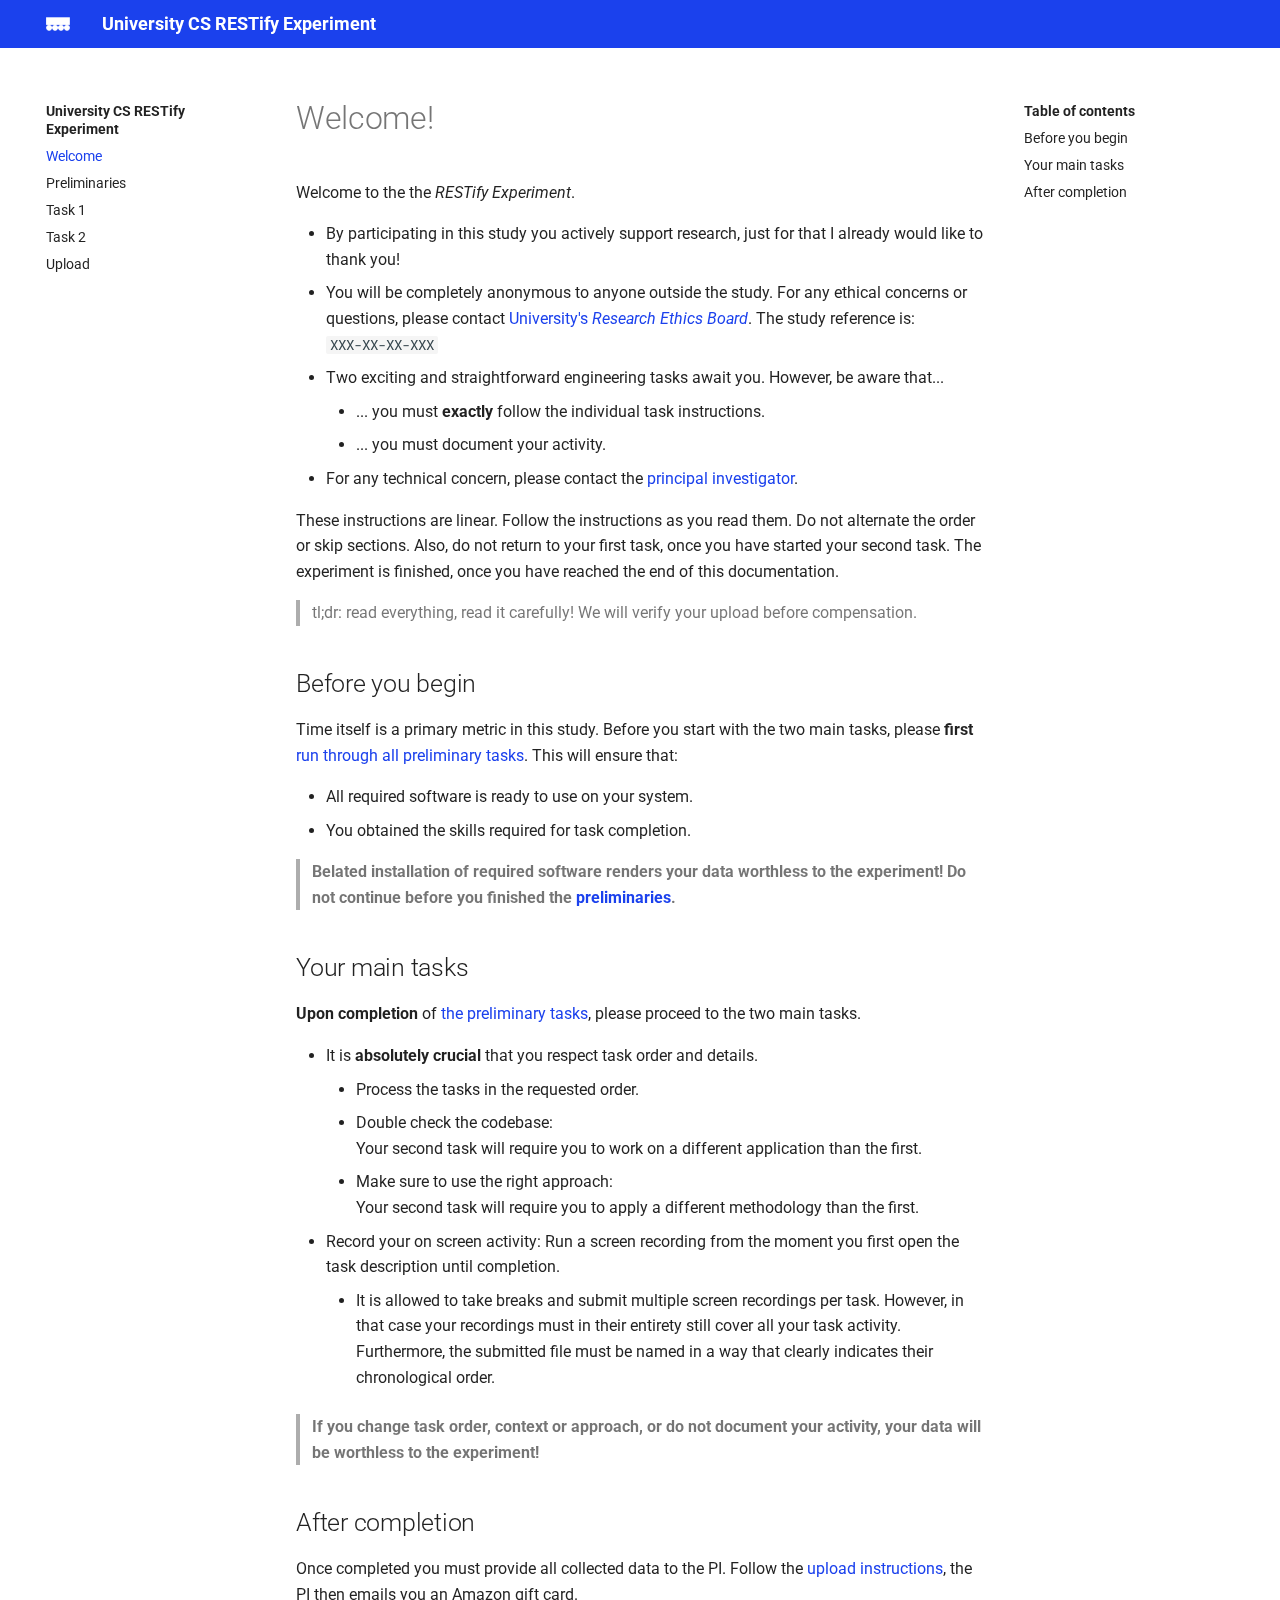
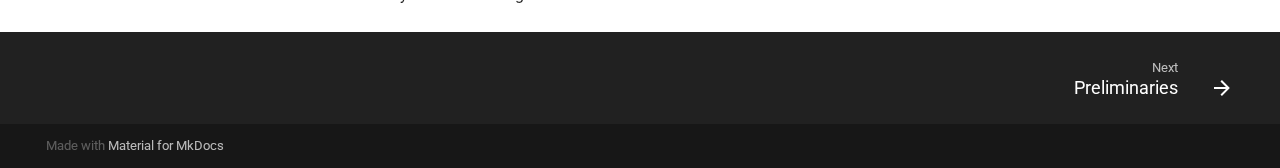
<file: index.html>
<!doctype html>
<html lang="en" class="no-js">
  <head>
    
      <meta charset="utf-8">
      <meta name="viewport" content="width=device-width,initial-scale=1">
      
      
      
        <link rel="canonical" href="https://www.cs.university.country/~secretidentifier/restify/">
      
      <link rel="icon" href="assets/images/favicon.png">
      <meta name="generator" content="mkdocs-1.2.3, mkdocs-material-8.2.5">
    
    
      
        <title>University CS RESTify Experiment</title>
      
    
    
      <link rel="stylesheet" href="assets/stylesheets/main.2d9f7617.min.css">
      
        
        <link rel="stylesheet" href="assets/stylesheets/palette.e6a45f82.min.css">
        
      
    
    
    
      
        
        
        <link rel="preconnect" href="https://fonts.gstatic.com" crossorigin>
        <link rel="stylesheet" href="https://fonts.googleapis.com/css?family=Roboto:300,300i,400,400i,700,700i%7CRoboto+Mono:400,400i,700,700i&display=fallback">
        <style>:root{--md-text-font:"Roboto";--md-code-font:"Roboto Mono"}</style>
      
    
    
      <link rel="stylesheet" href="stylesheets/extra.css">
    
    <script>__md_scope=new URL(".",location),__md_get=(e,_=localStorage,t=__md_scope)=>JSON.parse(_.getItem(t.pathname+"."+e)),__md_set=(e,_,t=localStorage,a=__md_scope)=>{try{t.setItem(a.pathname+"."+e,JSON.stringify(_))}catch(e){}}</script>
    
      

    
    
  </head>
  
  
    
    
    
    
    
    <body dir="ltr" data-md-color-scheme="university" data-md-color-primary="" data-md-color-accent="red">
  
    
    
    <input class="md-toggle" data-md-toggle="drawer" type="checkbox" id="__drawer" autocomplete="off">
    <input class="md-toggle" data-md-toggle="search" type="checkbox" id="__search" autocomplete="off">
    <label class="md-overlay" for="__drawer"></label>
    <div data-md-component="skip">
      
        
        <a href="#welcome" class="md-skip">
          Skip to content
        </a>
      
    </div>
    <div data-md-component="announce">
      
    </div>
    
    
      

<header class="md-header" data-md-component="header">
  <nav class="md-header__inner md-grid" aria-label="Header">
    <a href="." title="University CS RESTify Experiment" class="md-header__button md-logo" aria-label="University CS RESTify Experiment" data-md-component="logo">
      
  <img src="assets/logo.png" alt="logo">

    </a>
    <label class="md-header__button md-icon" for="__drawer">
      <svg xmlns="http://www.w3.org/2000/svg" viewBox="0 0 24 24"><path d="M3 6h18v2H3V6m0 5h18v2H3v-2m0 5h18v2H3v-2z"/></svg>
    </label>
    <div class="md-header__title" data-md-component="header-title">
      <div class="md-header__ellipsis">
        <div class="md-header__topic">
          <span class="md-ellipsis">
            University CS RESTify Experiment
          </span>
        </div>
        <div class="md-header__topic" data-md-component="header-topic">
          <span class="md-ellipsis">
            
              Welcome
            
          </span>
        </div>
      </div>
    </div>
    
    
    
      <label class="md-header__button md-icon" for="__search">
        <svg xmlns="http://www.w3.org/2000/svg" viewBox="0 0 24 24"><path d="M9.5 3A6.5 6.5 0 0 1 16 9.5c0 1.61-.59 3.09-1.56 4.23l.27.27h.79l5 5-1.5 1.5-5-5v-.79l-.27-.27A6.516 6.516 0 0 1 9.5 16 6.5 6.5 0 0 1 3 9.5 6.5 6.5 0 0 1 9.5 3m0 2C7 5 5 7 5 9.5S7 14 9.5 14 14 12 14 9.5 12 5 9.5 5z"/></svg>
      </label>
      <div class="md-search" data-md-component="search" role="dialog">
  <label class="md-search__overlay" for="__search"></label>
  <div class="md-search__inner" role="search">
    <form class="md-search__form" name="search">
      <input type="text" class="md-search__input" name="query" aria-label="Search" placeholder="Search" autocapitalize="off" autocorrect="off" autocomplete="off" spellcheck="false" data-md-component="search-query" required>
      <label class="md-search__icon md-icon" for="__search">
        <svg xmlns="http://www.w3.org/2000/svg" viewBox="0 0 24 24"><path d="M9.5 3A6.5 6.5 0 0 1 16 9.5c0 1.61-.59 3.09-1.56 4.23l.27.27h.79l5 5-1.5 1.5-5-5v-.79l-.27-.27A6.516 6.516 0 0 1 9.5 16 6.5 6.5 0 0 1 3 9.5 6.5 6.5 0 0 1 9.5 3m0 2C7 5 5 7 5 9.5S7 14 9.5 14 14 12 14 9.5 12 5 9.5 5z"/></svg>
        <svg xmlns="http://www.w3.org/2000/svg" viewBox="0 0 24 24"><path d="M20 11v2H8l5.5 5.5-1.42 1.42L4.16 12l7.92-7.92L13.5 5.5 8 11h12z"/></svg>
      </label>
      <nav class="md-search__options" aria-label="Search">
        
        <button type="reset" class="md-search__icon md-icon" aria-label="Clear" tabindex="-1">
          <svg xmlns="http://www.w3.org/2000/svg" viewBox="0 0 24 24"><path d="M19 6.41 17.59 5 12 10.59 6.41 5 5 6.41 10.59 12 5 17.59 6.41 19 12 13.41 17.59 19 19 17.59 13.41 12 19 6.41z"/></svg>
        </button>
      </nav>
      
    </form>
    <div class="md-search__output">
      <div class="md-search__scrollwrap" data-md-scrollfix>
        <div class="md-search-result" data-md-component="search-result">
          <div class="md-search-result__meta">
            Initializing search
          </div>
          <ol class="md-search-result__list"></ol>
        </div>
      </div>
    </div>
  </div>
</div>
    
    
  </nav>
  
</header>
    
    <div class="md-container" data-md-component="container">
      
      
        
          
        
      
      <main class="md-main" data-md-component="main">
        <div class="md-main__inner md-grid">
          
            
              
              <div class="md-sidebar md-sidebar--primary" data-md-component="sidebar" data-md-type="navigation" >
                <div class="md-sidebar__scrollwrap">
                  <div class="md-sidebar__inner">
                    


<nav class="md-nav md-nav--primary" aria-label="Navigation" data-md-level="0">
  <label class="md-nav__title" for="__drawer">
    <a href="." title="University CS RESTify Experiment" class="md-nav__button md-logo" aria-label="University CS RESTify Experiment" data-md-component="logo">
      
  <img src="assets/logo.png" alt="logo">

    </a>
    University CS RESTify Experiment
  </label>
  
  <ul class="md-nav__list" data-md-scrollfix>
    
      
      
      

  
  
    
  
  
    <li class="md-nav__item md-nav__item--active">
      
      <input class="md-nav__toggle md-toggle" data-md-toggle="toc" type="checkbox" id="__toc">
      
      
        
      
      
        <label class="md-nav__link md-nav__link--active" for="__toc">
          Welcome
          <span class="md-nav__icon md-icon"></span>
        </label>
      
      <a href="." class="md-nav__link md-nav__link--active">
        Welcome
      </a>
      
        

<nav class="md-nav md-nav--secondary" aria-label="Table of contents">
  
  
  
    
  
  
    <label class="md-nav__title" for="__toc">
      <span class="md-nav__icon md-icon"></span>
      Table of contents
    </label>
    <ul class="md-nav__list" data-md-component="toc" data-md-scrollfix>
      
        <li class="md-nav__item">
  <a href="#before-you-begin" class="md-nav__link">
    Before you begin
  </a>
  
</li>
      
        <li class="md-nav__item">
  <a href="#your-main-tasks" class="md-nav__link">
    Your main tasks
  </a>
  
</li>
      
        <li class="md-nav__item">
  <a href="#after-completion" class="md-nav__link">
    After completion
  </a>
  
</li>
      
    </ul>
  
</nav>
      
    </li>
  

    
      
      
      

  
  
  
    <li class="md-nav__item">
      <a href="preliminaries/" class="md-nav__link">
        Preliminaries
      </a>
    </li>
  

    
      
      
      

  
  
  
    <li class="md-nav__item">
      <a href="task1/" class="md-nav__link">
        Task 1
      </a>
    </li>
  

    
      
      
      

  
  
  
    <li class="md-nav__item">
      <a href="task2/" class="md-nav__link">
        Task 2
      </a>
    </li>
  

    
      
      
      

  
  
  
    <li class="md-nav__item">
      <a href="upload/" class="md-nav__link">
        Upload
      </a>
    </li>
  

    
  </ul>
</nav>
                  </div>
                </div>
              </div>
            
            
              
              <div class="md-sidebar md-sidebar--secondary" data-md-component="sidebar" data-md-type="toc" >
                <div class="md-sidebar__scrollwrap">
                  <div class="md-sidebar__inner">
                    

<nav class="md-nav md-nav--secondary" aria-label="Table of contents">
  
  
  
    
  
  
    <label class="md-nav__title" for="__toc">
      <span class="md-nav__icon md-icon"></span>
      Table of contents
    </label>
    <ul class="md-nav__list" data-md-component="toc" data-md-scrollfix>
      
        <li class="md-nav__item">
  <a href="#before-you-begin" class="md-nav__link">
    Before you begin
  </a>
  
</li>
      
        <li class="md-nav__item">
  <a href="#your-main-tasks" class="md-nav__link">
    Your main tasks
  </a>
  
</li>
      
        <li class="md-nav__item">
  <a href="#after-completion" class="md-nav__link">
    After completion
  </a>
  
</li>
      
    </ul>
  
</nav>
                  </div>
                </div>
              </div>
            
          
          <div class="md-content" data-md-component="content">
            <article class="md-content__inner md-typeset">
              
                


<h1 id="welcome">Welcome!</h1>
<p>Welcome to the the <em>RESTify Experiment</em>.</p>
<ul>
<li>By participating in this study you actively support research, just for that I already would like to thank you!</li>
<li>You will be completely anonymous to anyone outside the study. For any ethical concerns or questions, please contact <a href="mailto:someone.somewhere@university.country">University's <em>Research Ethics Board</em></a>. The study reference is:<br />
<code>XXX-XX-XX-XXX</code></li>
<li>Two exciting and straightforward engineering tasks await you. However, be aware that...<ul>
<li>... you must <strong>exactly</strong> follow the individual task instructions.  </li>
<li>... you must document your activity. </li>
</ul>
</li>
<li>For any technical concern, please contact the <a href="mailto:anonymous.researcher@university.country">principal investigator</a>.</li>
</ul>
<p>These instructions are linear. Follow the instructions as you read them. Do not alternate the order or skip sections. Also, do not return to your first task, once you have started your second task. The experiment is finished, once you have reached the end of this documentation.</p>
<blockquote>
<p>tl;dr: read everything, read it carefully! We will verify your upload before compensation.</p>
</blockquote>
<h2 id="before-you-begin">Before you begin</h2>
<p>Time itself is a primary metric in this study. Before you start with the two main tasks, please <strong>first</strong> <a href="preliminaries">run through all preliminary tasks</a>. This will ensure that:</p>
<ul>
<li>All required software is ready to use on your system.</li>
<li>You obtained the skills required for task completion.</li>
</ul>
<blockquote>
<p><strong>Belated installation of required software renders your data worthless to the experiment! Do not continue before you finished the <a href="preliminaries">preliminaries</a>.</strong></p>
</blockquote>
<h2 id="your-main-tasks">Your main tasks</h2>
<p><strong>Upon completion</strong> of <a href="preliminaries">the preliminary tasks</a>, please proceed to the two main tasks.</p>
<ul>
<li>It is <strong>absolutely crucial</strong> that you respect task order and details.<ul>
<li>Process the tasks in the requested order.</li>
<li>Double check the codebase:<br />
Your second task will require you to work on a different application than the first.</li>
<li>Make sure to use the right approach:<br />
Your second task will require you to apply a different methodology than the first.</li>
</ul>
</li>
<li>Record your on screen activity:
Run a screen recording from the moment you first open the task description until completion.<ul>
<li>It is allowed to take breaks and submit multiple screen recordings per task. However, in that case your recordings must in their entirety still cover all your task activity. Furthermore, the submitted file must be named in a way that clearly indicates their chronological order.</li>
</ul>
</li>
</ul>
<blockquote>
<p><strong>If you change task order, context or approach, or do not document your activity, your data will be worthless to the experiment!</strong></p>
</blockquote>
<h2 id="after-completion">After completion</h2>
<p>Once completed you must provide all collected data to the PI. Follow the <a href="upload">upload instructions</a>, the PI then emails you an Amazon gift card.</p>

              
            </article>
          </div>
        </div>
        
      </main>
      
        <footer class="md-footer">
  
    <nav class="md-footer__inner md-grid" aria-label="Footer">
      
      
        
        <a href="preliminaries/" class="md-footer__link md-footer__link--next" aria-label="Next: Preliminaries" rel="next">
          <div class="md-footer__title">
            <div class="md-ellipsis">
              <span class="md-footer__direction">
                Next
              </span>
              Preliminaries
            </div>
          </div>
          <div class="md-footer__button md-icon">
            <svg xmlns="http://www.w3.org/2000/svg" viewBox="0 0 24 24"><path d="M4 11v2h12l-5.5 5.5 1.42 1.42L19.84 12l-7.92-7.92L10.5 5.5 16 11H4z"/></svg>
          </div>
        </a>
      
    </nav>
  
  <div class="md-footer-meta md-typeset">
    <div class="md-footer-meta__inner md-grid">
      <div class="md-copyright">
  
  
    Made with
    <a href="https://squidfunk.github.io/mkdocs-material/" target="_blank" rel="noopener">
      Material for MkDocs
    </a>
  
</div>
      
    </div>
  </div>
</footer>
      
    </div>
    <div class="md-dialog" data-md-component="dialog">
      <div class="md-dialog__inner md-typeset"></div>
    </div>
    <script id="__config" type="application/json">{"base": ".", "features": [], "translations": {"clipboard.copy": "Copy to clipboard", "clipboard.copied": "Copied to clipboard", "search.config.lang": "en", "search.config.pipeline": "trimmer, stopWordFilter", "search.config.separator": "[\\s\\-]+", "search.placeholder": "Search", "search.result.placeholder": "Type to start searching", "search.result.none": "No matching documents", "search.result.one": "1 matching document", "search.result.other": "# matching documents", "search.result.more.one": "1 more on this page", "search.result.more.other": "# more on this page", "search.result.term.missing": "Missing", "select.version.title": "Select version"}, "search": "assets/javascripts/workers/search.bd0b6b67.min.js"}</script>
    
    
      <script src="assets/javascripts/bundle.467223ff.min.js"></script>
      
    
  </body>
</html>
</file>
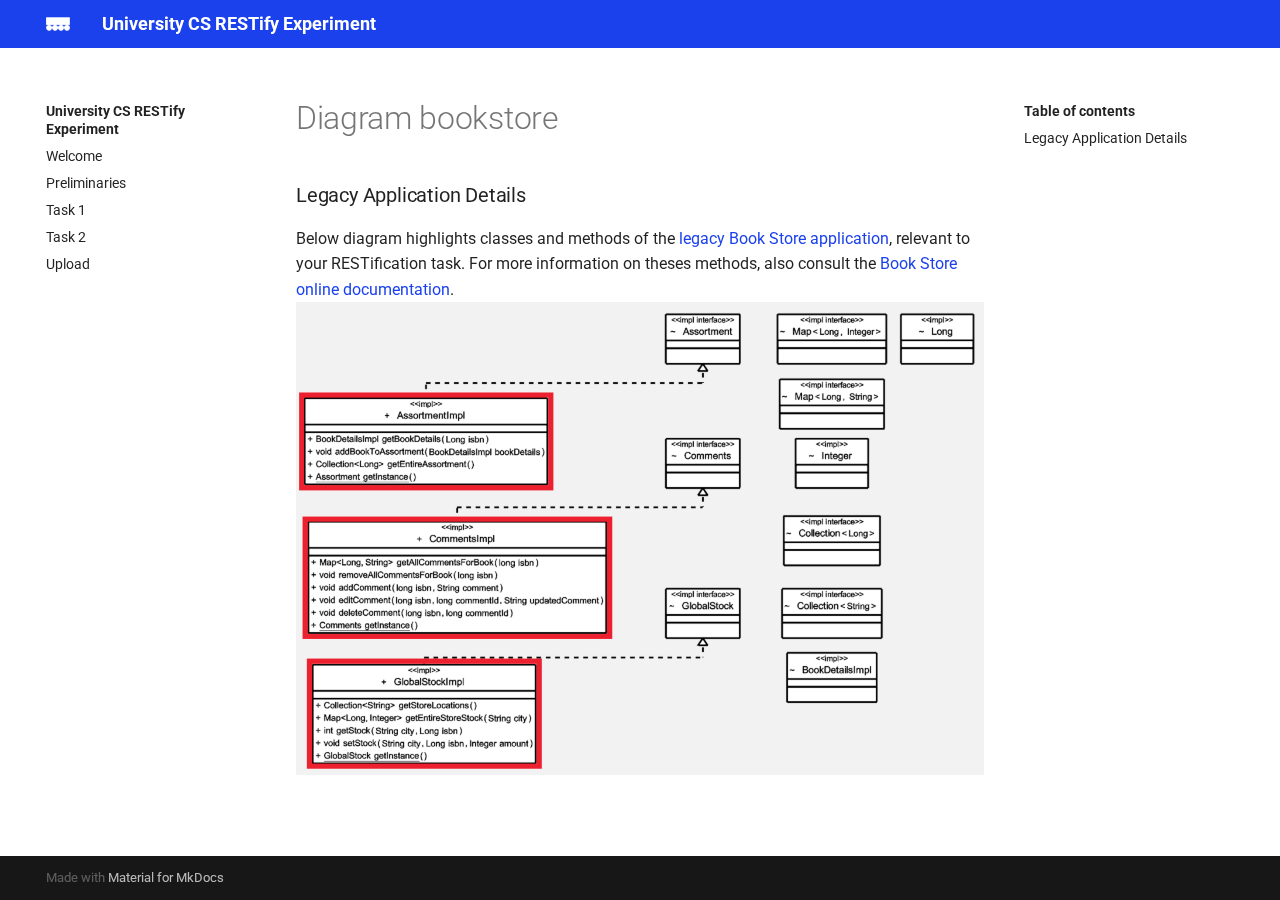
<file: diagram-bookstore/index.html>
<!doctype html>
<html lang="en" class="no-js">
  <head>
    
      <meta charset="utf-8">
      <meta name="viewport" content="width=device-width,initial-scale=1">
      
      
      
        <link rel="canonical" href="https://www.cs.university.country/~secretidentifier/restify/diagram-bookstore/">
      
      <link rel="icon" href="../assets/images/favicon.png">
      <meta name="generator" content="mkdocs-1.2.3, mkdocs-material-8.2.5">
    
    
      
        <title>Diagram bookstore - University CS RESTify Experiment</title>
      
    
    
      <link rel="stylesheet" href="../assets/stylesheets/main.2d9f7617.min.css">
      
        
        <link rel="stylesheet" href="../assets/stylesheets/palette.e6a45f82.min.css">
        
      
    
    
    
      
        
        
        <link rel="preconnect" href="https://fonts.gstatic.com" crossorigin>
        <link rel="stylesheet" href="https://fonts.googleapis.com/css?family=Roboto:300,300i,400,400i,700,700i%7CRoboto+Mono:400,400i,700,700i&display=fallback">
        <style>:root{--md-text-font:"Roboto";--md-code-font:"Roboto Mono"}</style>
      
    
    
      <link rel="stylesheet" href="../stylesheets/extra.css">
    
    <script>__md_scope=new URL("..",location),__md_get=(e,_=localStorage,t=__md_scope)=>JSON.parse(_.getItem(t.pathname+"."+e)),__md_set=(e,_,t=localStorage,a=__md_scope)=>{try{t.setItem(a.pathname+"."+e,JSON.stringify(_))}catch(e){}}</script>
    
      

    
    
  </head>
  
  
    
    
    
    
    
    <body dir="ltr" data-md-color-scheme="university" data-md-color-primary="" data-md-color-accent="red">
  
    
    
    <input class="md-toggle" data-md-toggle="drawer" type="checkbox" id="__drawer" autocomplete="off">
    <input class="md-toggle" data-md-toggle="search" type="checkbox" id="__search" autocomplete="off">
    <label class="md-overlay" for="__drawer"></label>
    <div data-md-component="skip">
      
        
        <a href="#legacy-application-details" class="md-skip">
          Skip to content
        </a>
      
    </div>
    <div data-md-component="announce">
      
    </div>
    
    
      

<header class="md-header" data-md-component="header">
  <nav class="md-header__inner md-grid" aria-label="Header">
    <a href=".." title="University CS RESTify Experiment" class="md-header__button md-logo" aria-label="University CS RESTify Experiment" data-md-component="logo">
      
  <img src="../assets/logo.png" alt="logo">

    </a>
    <label class="md-header__button md-icon" for="__drawer">
      <svg xmlns="http://www.w3.org/2000/svg" viewBox="0 0 24 24"><path d="M3 6h18v2H3V6m0 5h18v2H3v-2m0 5h18v2H3v-2z"/></svg>
    </label>
    <div class="md-header__title" data-md-component="header-title">
      <div class="md-header__ellipsis">
        <div class="md-header__topic">
          <span class="md-ellipsis">
            University CS RESTify Experiment
          </span>
        </div>
        <div class="md-header__topic" data-md-component="header-topic">
          <span class="md-ellipsis">
            
              Diagram bookstore
            
          </span>
        </div>
      </div>
    </div>
    
    
    
      <label class="md-header__button md-icon" for="__search">
        <svg xmlns="http://www.w3.org/2000/svg" viewBox="0 0 24 24"><path d="M9.5 3A6.5 6.5 0 0 1 16 9.5c0 1.61-.59 3.09-1.56 4.23l.27.27h.79l5 5-1.5 1.5-5-5v-.79l-.27-.27A6.516 6.516 0 0 1 9.5 16 6.5 6.5 0 0 1 3 9.5 6.5 6.5 0 0 1 9.5 3m0 2C7 5 5 7 5 9.5S7 14 9.5 14 14 12 14 9.5 12 5 9.5 5z"/></svg>
      </label>
      <div class="md-search" data-md-component="search" role="dialog">
  <label class="md-search__overlay" for="__search"></label>
  <div class="md-search__inner" role="search">
    <form class="md-search__form" name="search">
      <input type="text" class="md-search__input" name="query" aria-label="Search" placeholder="Search" autocapitalize="off" autocorrect="off" autocomplete="off" spellcheck="false" data-md-component="search-query" required>
      <label class="md-search__icon md-icon" for="__search">
        <svg xmlns="http://www.w3.org/2000/svg" viewBox="0 0 24 24"><path d="M9.5 3A6.5 6.5 0 0 1 16 9.5c0 1.61-.59 3.09-1.56 4.23l.27.27h.79l5 5-1.5 1.5-5-5v-.79l-.27-.27A6.516 6.516 0 0 1 9.5 16 6.5 6.5 0 0 1 3 9.5 6.5 6.5 0 0 1 9.5 3m0 2C7 5 5 7 5 9.5S7 14 9.5 14 14 12 14 9.5 12 5 9.5 5z"/></svg>
        <svg xmlns="http://www.w3.org/2000/svg" viewBox="0 0 24 24"><path d="M20 11v2H8l5.5 5.5-1.42 1.42L4.16 12l7.92-7.92L13.5 5.5 8 11h12z"/></svg>
      </label>
      <nav class="md-search__options" aria-label="Search">
        
        <button type="reset" class="md-search__icon md-icon" aria-label="Clear" tabindex="-1">
          <svg xmlns="http://www.w3.org/2000/svg" viewBox="0 0 24 24"><path d="M19 6.41 17.59 5 12 10.59 6.41 5 5 6.41 10.59 12 5 17.59 6.41 19 12 13.41 17.59 19 19 17.59 13.41 12 19 6.41z"/></svg>
        </button>
      </nav>
      
    </form>
    <div class="md-search__output">
      <div class="md-search__scrollwrap" data-md-scrollfix>
        <div class="md-search-result" data-md-component="search-result">
          <div class="md-search-result__meta">
            Initializing search
          </div>
          <ol class="md-search-result__list"></ol>
        </div>
      </div>
    </div>
  </div>
</div>
    
    
  </nav>
  
</header>
    
    <div class="md-container" data-md-component="container">
      
      
        
          
        
      
      <main class="md-main" data-md-component="main">
        <div class="md-main__inner md-grid">
          
            
              
              <div class="md-sidebar md-sidebar--primary" data-md-component="sidebar" data-md-type="navigation" >
                <div class="md-sidebar__scrollwrap">
                  <div class="md-sidebar__inner">
                    


<nav class="md-nav md-nav--primary" aria-label="Navigation" data-md-level="0">
  <label class="md-nav__title" for="__drawer">
    <a href=".." title="University CS RESTify Experiment" class="md-nav__button md-logo" aria-label="University CS RESTify Experiment" data-md-component="logo">
      
  <img src="../assets/logo.png" alt="logo">

    </a>
    University CS RESTify Experiment
  </label>
  
  <ul class="md-nav__list" data-md-scrollfix>
    
      
      
      

  
  
  
    <li class="md-nav__item">
      <a href=".." class="md-nav__link">
        Welcome
      </a>
    </li>
  

    
      
      
      

  
  
  
    <li class="md-nav__item">
      <a href="../preliminaries/" class="md-nav__link">
        Preliminaries
      </a>
    </li>
  

    
      
      
      

  
  
  
    <li class="md-nav__item">
      <a href="../task1/" class="md-nav__link">
        Task 1
      </a>
    </li>
  

    
      
      
      

  
  
  
    <li class="md-nav__item">
      <a href="../task2/" class="md-nav__link">
        Task 2
      </a>
    </li>
  

    
      
      
      

  
  
  
    <li class="md-nav__item">
      <a href="../upload/" class="md-nav__link">
        Upload
      </a>
    </li>
  

    
  </ul>
</nav>
                  </div>
                </div>
              </div>
            
            
              
              <div class="md-sidebar md-sidebar--secondary" data-md-component="sidebar" data-md-type="toc" >
                <div class="md-sidebar__scrollwrap">
                  <div class="md-sidebar__inner">
                    

<nav class="md-nav md-nav--secondary" aria-label="Table of contents">
  
  
  
  
    <label class="md-nav__title" for="__toc">
      <span class="md-nav__icon md-icon"></span>
      Table of contents
    </label>
    <ul class="md-nav__list" data-md-component="toc" data-md-scrollfix>
      
        <li class="md-nav__item">
  <a href="#legacy-application-details" class="md-nav__link">
    Legacy Application Details
  </a>
  
</li>
      
    </ul>
  
</nav>
                  </div>
                </div>
              </div>
            
          
          <div class="md-content" data-md-component="content">
            <article class="md-content__inner md-typeset">
              
                


  <h1>Diagram bookstore</h1>

<h3 id="legacy-application-details">Legacy Application Details</h3>
<p>Below diagram highlights classes and methods of the <a href="https://github.com/anonymous4doubleblinded/BookStoreInternals">legacy Book Store application</a>, relevant to your RESTification task. For more information on theses methods, also consult the <a href="https://anonymous4doubleblinded.github.io/BookStoreInternals/eu/anonymous4doubleblinded/bookstoreinternals/package-summary.html">Book Store online documentation</a>.<br />
<img alt="bookstore-classes" src="../captures/bs-bl.png" /></p>

              
            </article>
          </div>
        </div>
        
      </main>
      
        <footer class="md-footer">
  
  <div class="md-footer-meta md-typeset">
    <div class="md-footer-meta__inner md-grid">
      <div class="md-copyright">
  
  
    Made with
    <a href="https://squidfunk.github.io/mkdocs-material/" target="_blank" rel="noopener">
      Material for MkDocs
    </a>
  
</div>
      
    </div>
  </div>
</footer>
      
    </div>
    <div class="md-dialog" data-md-component="dialog">
      <div class="md-dialog__inner md-typeset"></div>
    </div>
    <script id="__config" type="application/json">{"base": "..", "features": [], "translations": {"clipboard.copy": "Copy to clipboard", "clipboard.copied": "Copied to clipboard", "search.config.lang": "en", "search.config.pipeline": "trimmer, stopWordFilter", "search.config.separator": "[\\s\\-]+", "search.placeholder": "Search", "search.result.placeholder": "Type to start searching", "search.result.none": "No matching documents", "search.result.one": "1 matching document", "search.result.other": "# matching documents", "search.result.more.one": "1 more on this page", "search.result.more.other": "# more on this page", "search.result.term.missing": "Missing", "select.version.title": "Select version"}, "search": "../assets/javascripts/workers/search.bd0b6b67.min.js"}</script>
    
    
      <script src="../assets/javascripts/bundle.467223ff.min.js"></script>
      
    
  </body>
</html>
</file>
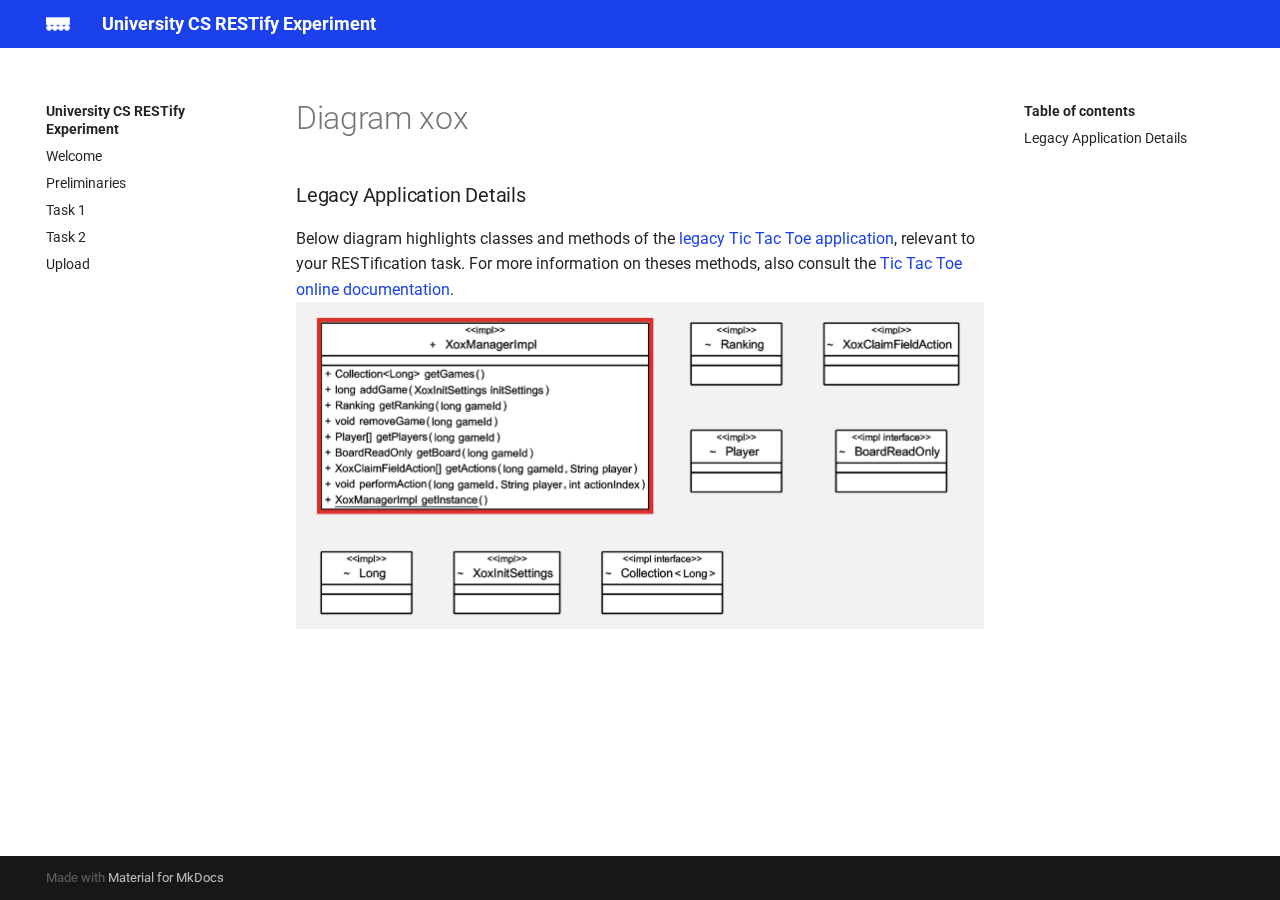
<file: diagram-xox/index.html>
<!doctype html>
<html lang="en" class="no-js">
  <head>
    
      <meta charset="utf-8">
      <meta name="viewport" content="width=device-width,initial-scale=1">
      
      
      
        <link rel="canonical" href="https://www.cs.university.country/~secretidentifier/restify/diagram-xox/">
      
      <link rel="icon" href="../assets/images/favicon.png">
      <meta name="generator" content="mkdocs-1.2.3, mkdocs-material-8.2.5">
    
    
      
        <title>Diagram xox - University CS RESTify Experiment</title>
      
    
    
      <link rel="stylesheet" href="../assets/stylesheets/main.2d9f7617.min.css">
      
        
        <link rel="stylesheet" href="../assets/stylesheets/palette.e6a45f82.min.css">
        
      
    
    
    
      
        
        
        <link rel="preconnect" href="https://fonts.gstatic.com" crossorigin>
        <link rel="stylesheet" href="https://fonts.googleapis.com/css?family=Roboto:300,300i,400,400i,700,700i%7CRoboto+Mono:400,400i,700,700i&display=fallback">
        <style>:root{--md-text-font:"Roboto";--md-code-font:"Roboto Mono"}</style>
      
    
    
      <link rel="stylesheet" href="../stylesheets/extra.css">
    
    <script>__md_scope=new URL("..",location),__md_get=(e,_=localStorage,t=__md_scope)=>JSON.parse(_.getItem(t.pathname+"."+e)),__md_set=(e,_,t=localStorage,a=__md_scope)=>{try{t.setItem(a.pathname+"."+e,JSON.stringify(_))}catch(e){}}</script>
    
      

    
    
  </head>
  
  
    
    
    
    
    
    <body dir="ltr" data-md-color-scheme="university" data-md-color-primary="" data-md-color-accent="red">
  
    
    
    <input class="md-toggle" data-md-toggle="drawer" type="checkbox" id="__drawer" autocomplete="off">
    <input class="md-toggle" data-md-toggle="search" type="checkbox" id="__search" autocomplete="off">
    <label class="md-overlay" for="__drawer"></label>
    <div data-md-component="skip">
      
        
        <a href="#legacy-application-details" class="md-skip">
          Skip to content
        </a>
      
    </div>
    <div data-md-component="announce">
      
    </div>
    
    
      

<header class="md-header" data-md-component="header">
  <nav class="md-header__inner md-grid" aria-label="Header">
    <a href=".." title="University CS RESTify Experiment" class="md-header__button md-logo" aria-label="University CS RESTify Experiment" data-md-component="logo">
      
  <img src="../assets/logo.png" alt="logo">

    </a>
    <label class="md-header__button md-icon" for="__drawer">
      <svg xmlns="http://www.w3.org/2000/svg" viewBox="0 0 24 24"><path d="M3 6h18v2H3V6m0 5h18v2H3v-2m0 5h18v2H3v-2z"/></svg>
    </label>
    <div class="md-header__title" data-md-component="header-title">
      <div class="md-header__ellipsis">
        <div class="md-header__topic">
          <span class="md-ellipsis">
            University CS RESTify Experiment
          </span>
        </div>
        <div class="md-header__topic" data-md-component="header-topic">
          <span class="md-ellipsis">
            
              Diagram xox
            
          </span>
        </div>
      </div>
    </div>
    
    
    
      <label class="md-header__button md-icon" for="__search">
        <svg xmlns="http://www.w3.org/2000/svg" viewBox="0 0 24 24"><path d="M9.5 3A6.5 6.5 0 0 1 16 9.5c0 1.61-.59 3.09-1.56 4.23l.27.27h.79l5 5-1.5 1.5-5-5v-.79l-.27-.27A6.516 6.516 0 0 1 9.5 16 6.5 6.5 0 0 1 3 9.5 6.5 6.5 0 0 1 9.5 3m0 2C7 5 5 7 5 9.5S7 14 9.5 14 14 12 14 9.5 12 5 9.5 5z"/></svg>
      </label>
      <div class="md-search" data-md-component="search" role="dialog">
  <label class="md-search__overlay" for="__search"></label>
  <div class="md-search__inner" role="search">
    <form class="md-search__form" name="search">
      <input type="text" class="md-search__input" name="query" aria-label="Search" placeholder="Search" autocapitalize="off" autocorrect="off" autocomplete="off" spellcheck="false" data-md-component="search-query" required>
      <label class="md-search__icon md-icon" for="__search">
        <svg xmlns="http://www.w3.org/2000/svg" viewBox="0 0 24 24"><path d="M9.5 3A6.5 6.5 0 0 1 16 9.5c0 1.61-.59 3.09-1.56 4.23l.27.27h.79l5 5-1.5 1.5-5-5v-.79l-.27-.27A6.516 6.516 0 0 1 9.5 16 6.5 6.5 0 0 1 3 9.5 6.5 6.5 0 0 1 9.5 3m0 2C7 5 5 7 5 9.5S7 14 9.5 14 14 12 14 9.5 12 5 9.5 5z"/></svg>
        <svg xmlns="http://www.w3.org/2000/svg" viewBox="0 0 24 24"><path d="M20 11v2H8l5.5 5.5-1.42 1.42L4.16 12l7.92-7.92L13.5 5.5 8 11h12z"/></svg>
      </label>
      <nav class="md-search__options" aria-label="Search">
        
        <button type="reset" class="md-search__icon md-icon" aria-label="Clear" tabindex="-1">
          <svg xmlns="http://www.w3.org/2000/svg" viewBox="0 0 24 24"><path d="M19 6.41 17.59 5 12 10.59 6.41 5 5 6.41 10.59 12 5 17.59 6.41 19 12 13.41 17.59 19 19 17.59 13.41 12 19 6.41z"/></svg>
        </button>
      </nav>
      
    </form>
    <div class="md-search__output">
      <div class="md-search__scrollwrap" data-md-scrollfix>
        <div class="md-search-result" data-md-component="search-result">
          <div class="md-search-result__meta">
            Initializing search
          </div>
          <ol class="md-search-result__list"></ol>
        </div>
      </div>
    </div>
  </div>
</div>
    
    
  </nav>
  
</header>
    
    <div class="md-container" data-md-component="container">
      
      
        
          
        
      
      <main class="md-main" data-md-component="main">
        <div class="md-main__inner md-grid">
          
            
              
              <div class="md-sidebar md-sidebar--primary" data-md-component="sidebar" data-md-type="navigation" >
                <div class="md-sidebar__scrollwrap">
                  <div class="md-sidebar__inner">
                    


<nav class="md-nav md-nav--primary" aria-label="Navigation" data-md-level="0">
  <label class="md-nav__title" for="__drawer">
    <a href=".." title="University CS RESTify Experiment" class="md-nav__button md-logo" aria-label="University CS RESTify Experiment" data-md-component="logo">
      
  <img src="../assets/logo.png" alt="logo">

    </a>
    University CS RESTify Experiment
  </label>
  
  <ul class="md-nav__list" data-md-scrollfix>
    
      
      
      

  
  
  
    <li class="md-nav__item">
      <a href=".." class="md-nav__link">
        Welcome
      </a>
    </li>
  

    
      
      
      

  
  
  
    <li class="md-nav__item">
      <a href="../preliminaries/" class="md-nav__link">
        Preliminaries
      </a>
    </li>
  

    
      
      
      

  
  
  
    <li class="md-nav__item">
      <a href="../task1/" class="md-nav__link">
        Task 1
      </a>
    </li>
  

    
      
      
      

  
  
  
    <li class="md-nav__item">
      <a href="../task2/" class="md-nav__link">
        Task 2
      </a>
    </li>
  

    
      
      
      

  
  
  
    <li class="md-nav__item">
      <a href="../upload/" class="md-nav__link">
        Upload
      </a>
    </li>
  

    
  </ul>
</nav>
                  </div>
                </div>
              </div>
            
            
              
              <div class="md-sidebar md-sidebar--secondary" data-md-component="sidebar" data-md-type="toc" >
                <div class="md-sidebar__scrollwrap">
                  <div class="md-sidebar__inner">
                    

<nav class="md-nav md-nav--secondary" aria-label="Table of contents">
  
  
  
  
    <label class="md-nav__title" for="__toc">
      <span class="md-nav__icon md-icon"></span>
      Table of contents
    </label>
    <ul class="md-nav__list" data-md-component="toc" data-md-scrollfix>
      
        <li class="md-nav__item">
  <a href="#legacy-application-details" class="md-nav__link">
    Legacy Application Details
  </a>
  
</li>
      
    </ul>
  
</nav>
                  </div>
                </div>
              </div>
            
          
          <div class="md-content" data-md-component="content">
            <article class="md-content__inner md-typeset">
              
                


  <h1>Diagram xox</h1>

<h3 id="legacy-application-details">Legacy Application Details</h3>
<p>Below diagram highlights classes and methods of the <a href="https://github.com/anonymous4doubleblinded/XoxInternals">legacy Tic Tac Toe application</a>, relevant to your RESTification task. For more information on theses methods, also consult the <a href="https://anonymous4doubleblinded.github.io/XoxInternals/eu/anonymous4doubleblinded/xoxinternals/package-summary.html">Tic Tac Toe online documentation</a>.<br />
<img alt="xox-classes" src="../captures/xox-bl.png" /></p>

              
            </article>
          </div>
        </div>
        
      </main>
      
        <footer class="md-footer">
  
  <div class="md-footer-meta md-typeset">
    <div class="md-footer-meta__inner md-grid">
      <div class="md-copyright">
  
  
    Made with
    <a href="https://squidfunk.github.io/mkdocs-material/" target="_blank" rel="noopener">
      Material for MkDocs
    </a>
  
</div>
      
    </div>
  </div>
</footer>
      
    </div>
    <div class="md-dialog" data-md-component="dialog">
      <div class="md-dialog__inner md-typeset"></div>
    </div>
    <script id="__config" type="application/json">{"base": "..", "features": [], "translations": {"clipboard.copy": "Copy to clipboard", "clipboard.copied": "Copied to clipboard", "search.config.lang": "en", "search.config.pipeline": "trimmer, stopWordFilter", "search.config.separator": "[\\s\\-]+", "search.placeholder": "Search", "search.result.placeholder": "Type to start searching", "search.result.none": "No matching documents", "search.result.one": "1 matching document", "search.result.other": "# matching documents", "search.result.more.one": "1 more on this page", "search.result.more.other": "# more on this page", "search.result.term.missing": "Missing", "select.version.title": "Select version"}, "search": "../assets/javascripts/workers/search.bd0b6b67.min.js"}</script>
    
    
      <script src="../assets/javascripts/bundle.467223ff.min.js"></script>
      
    
  </body>
</html>
</file>
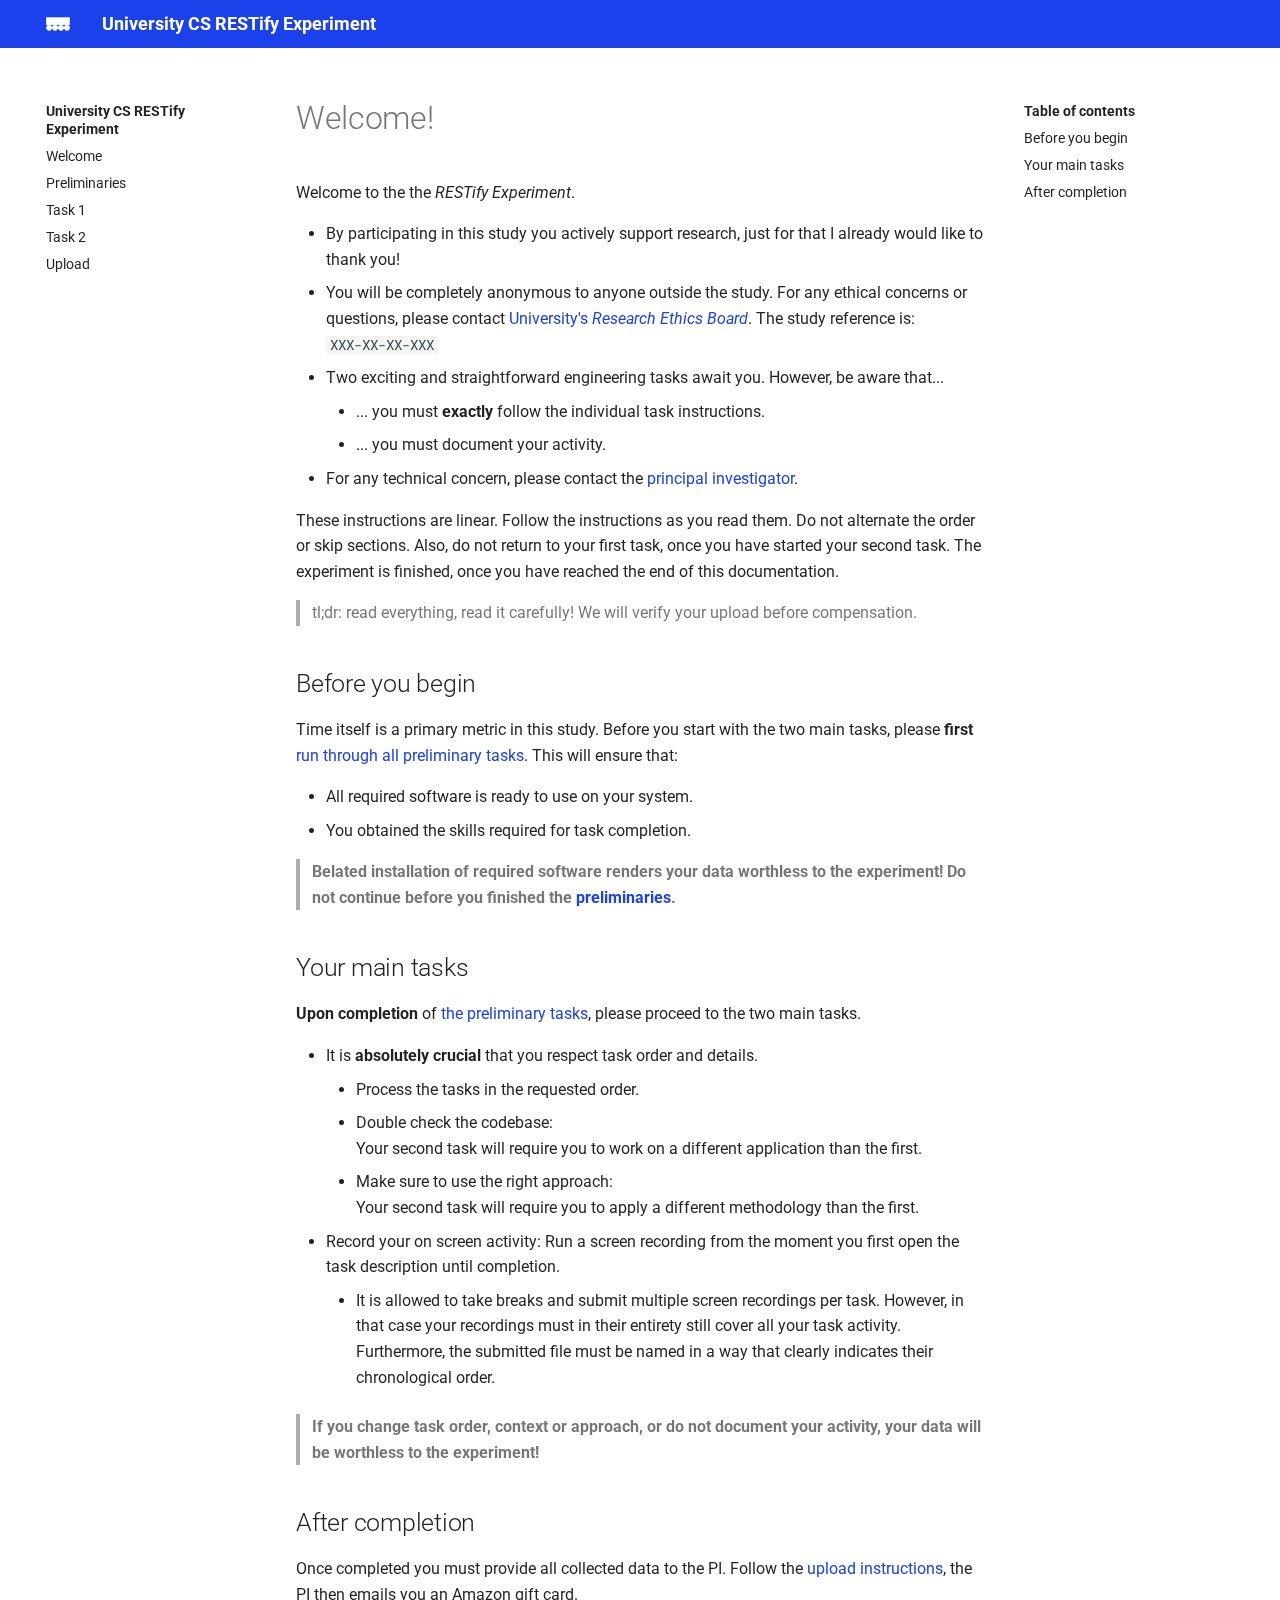
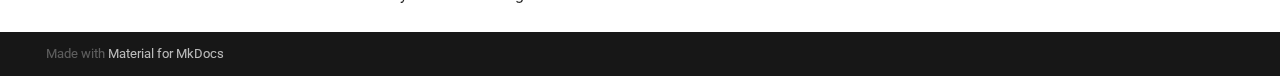
<file: index-template/index.html>
<!doctype html>
<html lang="en" class="no-js">
  <head>
    
      <meta charset="utf-8">
      <meta name="viewport" content="width=device-width,initial-scale=1">
      
      
      
        <link rel="canonical" href="https://www.cs.university.country/~secretidentifier/restify/index-template/">
      
      <link rel="icon" href="../assets/images/favicon.png">
      <meta name="generator" content="mkdocs-1.2.3, mkdocs-material-8.2.5">
    
    
      
        <title>Welcome! - University CS RESTify Experiment</title>
      
    
    
      <link rel="stylesheet" href="../assets/stylesheets/main.2d9f7617.min.css">
      
        
        <link rel="stylesheet" href="../assets/stylesheets/palette.e6a45f82.min.css">
        
      
    
    
    
      
        
        
        <link rel="preconnect" href="https://fonts.gstatic.com" crossorigin>
        <link rel="stylesheet" href="https://fonts.googleapis.com/css?family=Roboto:300,300i,400,400i,700,700i%7CRoboto+Mono:400,400i,700,700i&display=fallback">
        <style>:root{--md-text-font:"Roboto";--md-code-font:"Roboto Mono"}</style>
      
    
    
      <link rel="stylesheet" href="../stylesheets/extra.css">
    
    <script>__md_scope=new URL("..",location),__md_get=(e,_=localStorage,t=__md_scope)=>JSON.parse(_.getItem(t.pathname+"."+e)),__md_set=(e,_,t=localStorage,a=__md_scope)=>{try{t.setItem(a.pathname+"."+e,JSON.stringify(_))}catch(e){}}</script>
    
      

    
    
  </head>
  
  
    
    
    
    
    
    <body dir="ltr" data-md-color-scheme="university" data-md-color-primary="" data-md-color-accent="red">
  
    
    
    <input class="md-toggle" data-md-toggle="drawer" type="checkbox" id="__drawer" autocomplete="off">
    <input class="md-toggle" data-md-toggle="search" type="checkbox" id="__search" autocomplete="off">
    <label class="md-overlay" for="__drawer"></label>
    <div data-md-component="skip">
      
        
        <a href="#welcome" class="md-skip">
          Skip to content
        </a>
      
    </div>
    <div data-md-component="announce">
      
    </div>
    
    
      

<header class="md-header" data-md-component="header">
  <nav class="md-header__inner md-grid" aria-label="Header">
    <a href=".." title="University CS RESTify Experiment" class="md-header__button md-logo" aria-label="University CS RESTify Experiment" data-md-component="logo">
      
  <img src="../assets/logo.png" alt="logo">

    </a>
    <label class="md-header__button md-icon" for="__drawer">
      <svg xmlns="http://www.w3.org/2000/svg" viewBox="0 0 24 24"><path d="M3 6h18v2H3V6m0 5h18v2H3v-2m0 5h18v2H3v-2z"/></svg>
    </label>
    <div class="md-header__title" data-md-component="header-title">
      <div class="md-header__ellipsis">
        <div class="md-header__topic">
          <span class="md-ellipsis">
            University CS RESTify Experiment
          </span>
        </div>
        <div class="md-header__topic" data-md-component="header-topic">
          <span class="md-ellipsis">
            
              Welcome!
            
          </span>
        </div>
      </div>
    </div>
    
    
    
      <label class="md-header__button md-icon" for="__search">
        <svg xmlns="http://www.w3.org/2000/svg" viewBox="0 0 24 24"><path d="M9.5 3A6.5 6.5 0 0 1 16 9.5c0 1.61-.59 3.09-1.56 4.23l.27.27h.79l5 5-1.5 1.5-5-5v-.79l-.27-.27A6.516 6.516 0 0 1 9.5 16 6.5 6.5 0 0 1 3 9.5 6.5 6.5 0 0 1 9.5 3m0 2C7 5 5 7 5 9.5S7 14 9.5 14 14 12 14 9.5 12 5 9.5 5z"/></svg>
      </label>
      <div class="md-search" data-md-component="search" role="dialog">
  <label class="md-search__overlay" for="__search"></label>
  <div class="md-search__inner" role="search">
    <form class="md-search__form" name="search">
      <input type="text" class="md-search__input" name="query" aria-label="Search" placeholder="Search" autocapitalize="off" autocorrect="off" autocomplete="off" spellcheck="false" data-md-component="search-query" required>
      <label class="md-search__icon md-icon" for="__search">
        <svg xmlns="http://www.w3.org/2000/svg" viewBox="0 0 24 24"><path d="M9.5 3A6.5 6.5 0 0 1 16 9.5c0 1.61-.59 3.09-1.56 4.23l.27.27h.79l5 5-1.5 1.5-5-5v-.79l-.27-.27A6.516 6.516 0 0 1 9.5 16 6.5 6.5 0 0 1 3 9.5 6.5 6.5 0 0 1 9.5 3m0 2C7 5 5 7 5 9.5S7 14 9.5 14 14 12 14 9.5 12 5 9.5 5z"/></svg>
        <svg xmlns="http://www.w3.org/2000/svg" viewBox="0 0 24 24"><path d="M20 11v2H8l5.5 5.5-1.42 1.42L4.16 12l7.92-7.92L13.5 5.5 8 11h12z"/></svg>
      </label>
      <nav class="md-search__options" aria-label="Search">
        
        <button type="reset" class="md-search__icon md-icon" aria-label="Clear" tabindex="-1">
          <svg xmlns="http://www.w3.org/2000/svg" viewBox="0 0 24 24"><path d="M19 6.41 17.59 5 12 10.59 6.41 5 5 6.41 10.59 12 5 17.59 6.41 19 12 13.41 17.59 19 19 17.59 13.41 12 19 6.41z"/></svg>
        </button>
      </nav>
      
    </form>
    <div class="md-search__output">
      <div class="md-search__scrollwrap" data-md-scrollfix>
        <div class="md-search-result" data-md-component="search-result">
          <div class="md-search-result__meta">
            Initializing search
          </div>
          <ol class="md-search-result__list"></ol>
        </div>
      </div>
    </div>
  </div>
</div>
    
    
  </nav>
  
</header>
    
    <div class="md-container" data-md-component="container">
      
      
        
          
        
      
      <main class="md-main" data-md-component="main">
        <div class="md-main__inner md-grid">
          
            
              
              <div class="md-sidebar md-sidebar--primary" data-md-component="sidebar" data-md-type="navigation" >
                <div class="md-sidebar__scrollwrap">
                  <div class="md-sidebar__inner">
                    


<nav class="md-nav md-nav--primary" aria-label="Navigation" data-md-level="0">
  <label class="md-nav__title" for="__drawer">
    <a href=".." title="University CS RESTify Experiment" class="md-nav__button md-logo" aria-label="University CS RESTify Experiment" data-md-component="logo">
      
  <img src="../assets/logo.png" alt="logo">

    </a>
    University CS RESTify Experiment
  </label>
  
  <ul class="md-nav__list" data-md-scrollfix>
    
      
      
      

  
  
  
    <li class="md-nav__item">
      <a href=".." class="md-nav__link">
        Welcome
      </a>
    </li>
  

    
      
      
      

  
  
  
    <li class="md-nav__item">
      <a href="../preliminaries/" class="md-nav__link">
        Preliminaries
      </a>
    </li>
  

    
      
      
      

  
  
  
    <li class="md-nav__item">
      <a href="../task1/" class="md-nav__link">
        Task 1
      </a>
    </li>
  

    
      
      
      

  
  
  
    <li class="md-nav__item">
      <a href="../task2/" class="md-nav__link">
        Task 2
      </a>
    </li>
  

    
      
      
      

  
  
  
    <li class="md-nav__item">
      <a href="../upload/" class="md-nav__link">
        Upload
      </a>
    </li>
  

    
  </ul>
</nav>
                  </div>
                </div>
              </div>
            
            
              
              <div class="md-sidebar md-sidebar--secondary" data-md-component="sidebar" data-md-type="toc" >
                <div class="md-sidebar__scrollwrap">
                  <div class="md-sidebar__inner">
                    

<nav class="md-nav md-nav--secondary" aria-label="Table of contents">
  
  
  
    
  
  
    <label class="md-nav__title" for="__toc">
      <span class="md-nav__icon md-icon"></span>
      Table of contents
    </label>
    <ul class="md-nav__list" data-md-component="toc" data-md-scrollfix>
      
        <li class="md-nav__item">
  <a href="#before-you-begin" class="md-nav__link">
    Before you begin
  </a>
  
</li>
      
        <li class="md-nav__item">
  <a href="#your-main-tasks" class="md-nav__link">
    Your main tasks
  </a>
  
</li>
      
        <li class="md-nav__item">
  <a href="#after-completion" class="md-nav__link">
    After completion
  </a>
  
</li>
      
    </ul>
  
</nav>
                  </div>
                </div>
              </div>
            
          
          <div class="md-content" data-md-component="content">
            <article class="md-content__inner md-typeset">
              
                


<h1 id="welcome">Welcome!</h1>
<p>Welcome to the the <em>RESTify Experiment</em>.</p>
<ul>
<li>By participating in this study you actively support research, just for that I already would like to thank you!</li>
<li>You will be completely anonymous to anyone outside the study. For any ethical concerns or questions, please contact <a href="mailto:someone.somewhere@university.country">University's <em>Research Ethics Board</em></a>. The study reference is:<br />
<code>XXX-XX-XX-XXX</code></li>
<li>Two exciting and straightforward engineering tasks await you. However, be aware that...<ul>
<li>... you must <strong>exactly</strong> follow the individual task instructions.  </li>
<li>... you must document your activity. </li>
</ul>
</li>
<li>For any technical concern, please contact the <a href="mailto:anonymous.researcher@university.country">principal investigator</a>.</li>
</ul>
<p>These instructions are linear. Follow the instructions as you read them. Do not alternate the order or skip sections. Also, do not return to your first task, once you have started your second task. The experiment is finished, once you have reached the end of this documentation.</p>
<blockquote>
<p>tl;dr: read everything, read it carefully! We will verify your upload before compensation.</p>
</blockquote>
<h2 id="before-you-begin">Before you begin</h2>
<p>Time itself is a primary metric in this study. Before you start with the two main tasks, please <strong>first</strong> <a href="preliminaries">run through all preliminary tasks</a>. This will ensure that:</p>
<ul>
<li>All required software is ready to use on your system.</li>
<li>You obtained the skills required for task completion.</li>
</ul>
<blockquote>
<p><strong>Belated installation of required software renders your data worthless to the experiment! Do not continue before you finished the <a href="preliminaries">preliminaries</a>.</strong></p>
</blockquote>
<h2 id="your-main-tasks">Your main tasks</h2>
<p><strong>Upon completion</strong> of <a href="preliminaries">the preliminary tasks</a>, please proceed to the two main tasks.</p>
<ul>
<li>It is <strong>absolutely crucial</strong> that you respect task order and details.<ul>
<li>Process the tasks in the requested order.</li>
<li>Double check the codebase:<br />
Your second task will require you to work on a different application than the first.</li>
<li>Make sure to use the right approach:<br />
Your second task will require you to apply a different methodology than the first.</li>
</ul>
</li>
<li>Record your on screen activity:
Run a screen recording from the moment you first open the task description until completion.<ul>
<li>It is allowed to take breaks and submit multiple screen recordings per task. However, in that case your recordings must in their entirety still cover all your task activity. Furthermore, the submitted file must be named in a way that clearly indicates their chronological order.</li>
</ul>
</li>
</ul>
<blockquote>
<p><strong>If you change task order, context or approach, or do not document your activity, your data will be worthless to the experiment!</strong></p>
</blockquote>
<h2 id="after-completion">After completion</h2>
<p>Once completed you must provide all collected data to the PI. Follow the <a href="upload">upload instructions</a>, the PI then emails you an Amazon gift card.</p>

              
            </article>
          </div>
        </div>
        
      </main>
      
        <footer class="md-footer">
  
  <div class="md-footer-meta md-typeset">
    <div class="md-footer-meta__inner md-grid">
      <div class="md-copyright">
  
  
    Made with
    <a href="https://squidfunk.github.io/mkdocs-material/" target="_blank" rel="noopener">
      Material for MkDocs
    </a>
  
</div>
      
    </div>
  </div>
</footer>
      
    </div>
    <div class="md-dialog" data-md-component="dialog">
      <div class="md-dialog__inner md-typeset"></div>
    </div>
    <script id="__config" type="application/json">{"base": "..", "features": [], "translations": {"clipboard.copy": "Copy to clipboard", "clipboard.copied": "Copied to clipboard", "search.config.lang": "en", "search.config.pipeline": "trimmer, stopWordFilter", "search.config.separator": "[\\s\\-]+", "search.placeholder": "Search", "search.result.placeholder": "Type to start searching", "search.result.none": "No matching documents", "search.result.one": "1 matching document", "search.result.other": "# matching documents", "search.result.more.one": "1 more on this page", "search.result.more.other": "# more on this page", "search.result.term.missing": "Missing", "select.version.title": "Select version"}, "search": "../assets/javascripts/workers/search.bd0b6b67.min.js"}</script>
    
    
      <script src="../assets/javascripts/bundle.467223ff.min.js"></script>
      
    
  </body>
</html>
</file>
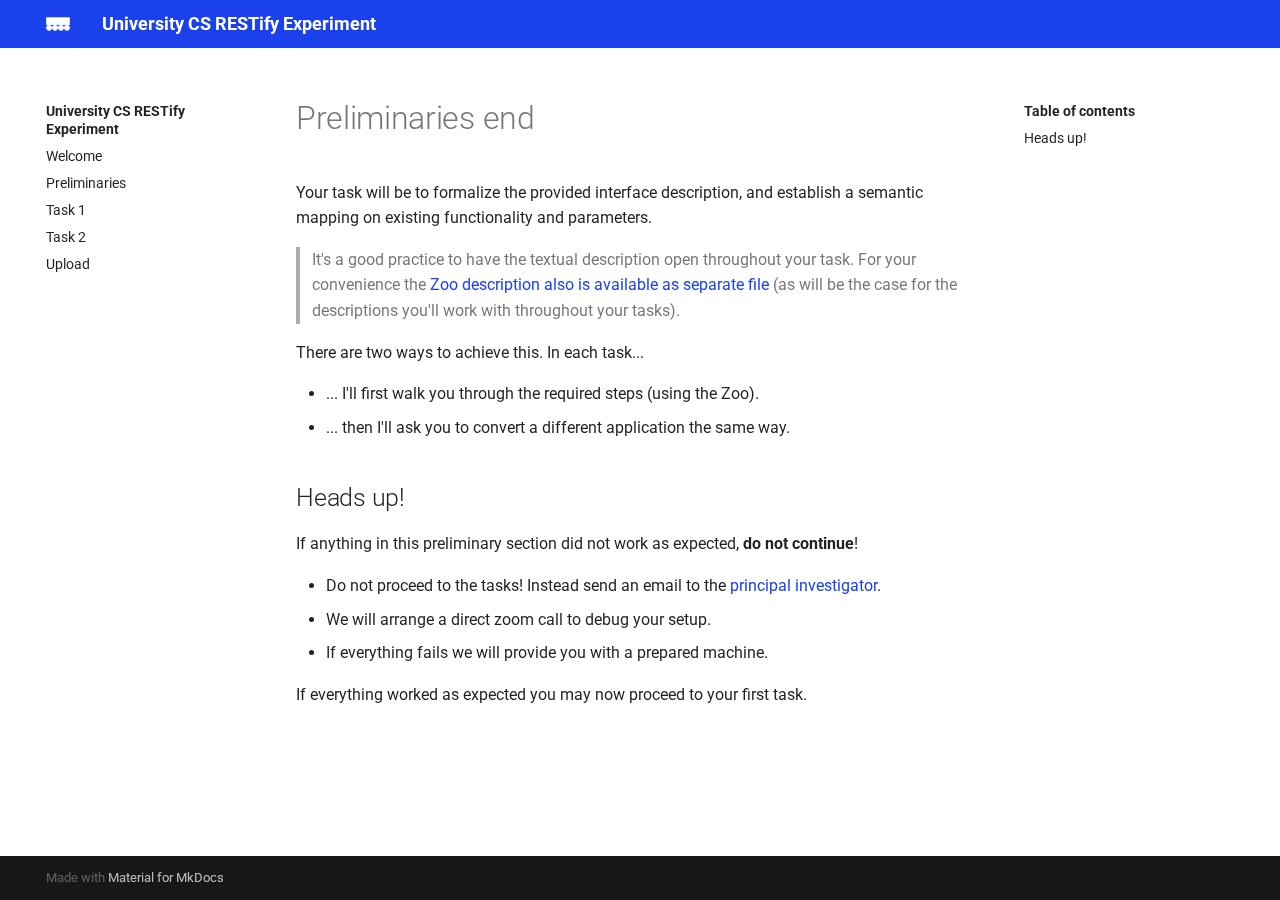
<file: preliminaries-end/index.html>
<!doctype html>
<html lang="en" class="no-js">
  <head>
    
      <meta charset="utf-8">
      <meta name="viewport" content="width=device-width,initial-scale=1">
      
      
      
        <link rel="canonical" href="https://www.cs.university.country/~secretidentifier/restify/preliminaries-end/">
      
      <link rel="icon" href="../assets/images/favicon.png">
      <meta name="generator" content="mkdocs-1.2.3, mkdocs-material-8.2.5">
    
    
      
        <title>Preliminaries end - University CS RESTify Experiment</title>
      
    
    
      <link rel="stylesheet" href="../assets/stylesheets/main.2d9f7617.min.css">
      
        
        <link rel="stylesheet" href="../assets/stylesheets/palette.e6a45f82.min.css">
        
      
    
    
    
      
        
        
        <link rel="preconnect" href="https://fonts.gstatic.com" crossorigin>
        <link rel="stylesheet" href="https://fonts.googleapis.com/css?family=Roboto:300,300i,400,400i,700,700i%7CRoboto+Mono:400,400i,700,700i&display=fallback">
        <style>:root{--md-text-font:"Roboto";--md-code-font:"Roboto Mono"}</style>
      
    
    
      <link rel="stylesheet" href="../stylesheets/extra.css">
    
    <script>__md_scope=new URL("..",location),__md_get=(e,_=localStorage,t=__md_scope)=>JSON.parse(_.getItem(t.pathname+"."+e)),__md_set=(e,_,t=localStorage,a=__md_scope)=>{try{t.setItem(a.pathname+"."+e,JSON.stringify(_))}catch(e){}}</script>
    
      

    
    
  </head>
  
  
    
    
    
    
    
    <body dir="ltr" data-md-color-scheme="university" data-md-color-primary="" data-md-color-accent="red">
  
    
    
    <input class="md-toggle" data-md-toggle="drawer" type="checkbox" id="__drawer" autocomplete="off">
    <input class="md-toggle" data-md-toggle="search" type="checkbox" id="__search" autocomplete="off">
    <label class="md-overlay" for="__drawer"></label>
    <div data-md-component="skip">
      
        
        <a href="#heads-up" class="md-skip">
          Skip to content
        </a>
      
    </div>
    <div data-md-component="announce">
      
    </div>
    
    
      

<header class="md-header" data-md-component="header">
  <nav class="md-header__inner md-grid" aria-label="Header">
    <a href=".." title="University CS RESTify Experiment" class="md-header__button md-logo" aria-label="University CS RESTify Experiment" data-md-component="logo">
      
  <img src="../assets/logo.png" alt="logo">

    </a>
    <label class="md-header__button md-icon" for="__drawer">
      <svg xmlns="http://www.w3.org/2000/svg" viewBox="0 0 24 24"><path d="M3 6h18v2H3V6m0 5h18v2H3v-2m0 5h18v2H3v-2z"/></svg>
    </label>
    <div class="md-header__title" data-md-component="header-title">
      <div class="md-header__ellipsis">
        <div class="md-header__topic">
          <span class="md-ellipsis">
            University CS RESTify Experiment
          </span>
        </div>
        <div class="md-header__topic" data-md-component="header-topic">
          <span class="md-ellipsis">
            
              Preliminaries end
            
          </span>
        </div>
      </div>
    </div>
    
    
    
      <label class="md-header__button md-icon" for="__search">
        <svg xmlns="http://www.w3.org/2000/svg" viewBox="0 0 24 24"><path d="M9.5 3A6.5 6.5 0 0 1 16 9.5c0 1.61-.59 3.09-1.56 4.23l.27.27h.79l5 5-1.5 1.5-5-5v-.79l-.27-.27A6.516 6.516 0 0 1 9.5 16 6.5 6.5 0 0 1 3 9.5 6.5 6.5 0 0 1 9.5 3m0 2C7 5 5 7 5 9.5S7 14 9.5 14 14 12 14 9.5 12 5 9.5 5z"/></svg>
      </label>
      <div class="md-search" data-md-component="search" role="dialog">
  <label class="md-search__overlay" for="__search"></label>
  <div class="md-search__inner" role="search">
    <form class="md-search__form" name="search">
      <input type="text" class="md-search__input" name="query" aria-label="Search" placeholder="Search" autocapitalize="off" autocorrect="off" autocomplete="off" spellcheck="false" data-md-component="search-query" required>
      <label class="md-search__icon md-icon" for="__search">
        <svg xmlns="http://www.w3.org/2000/svg" viewBox="0 0 24 24"><path d="M9.5 3A6.5 6.5 0 0 1 16 9.5c0 1.61-.59 3.09-1.56 4.23l.27.27h.79l5 5-1.5 1.5-5-5v-.79l-.27-.27A6.516 6.516 0 0 1 9.5 16 6.5 6.5 0 0 1 3 9.5 6.5 6.5 0 0 1 9.5 3m0 2C7 5 5 7 5 9.5S7 14 9.5 14 14 12 14 9.5 12 5 9.5 5z"/></svg>
        <svg xmlns="http://www.w3.org/2000/svg" viewBox="0 0 24 24"><path d="M20 11v2H8l5.5 5.5-1.42 1.42L4.16 12l7.92-7.92L13.5 5.5 8 11h12z"/></svg>
      </label>
      <nav class="md-search__options" aria-label="Search">
        
        <button type="reset" class="md-search__icon md-icon" aria-label="Clear" tabindex="-1">
          <svg xmlns="http://www.w3.org/2000/svg" viewBox="0 0 24 24"><path d="M19 6.41 17.59 5 12 10.59 6.41 5 5 6.41 10.59 12 5 17.59 6.41 19 12 13.41 17.59 19 19 17.59 13.41 12 19 6.41z"/></svg>
        </button>
      </nav>
      
    </form>
    <div class="md-search__output">
      <div class="md-search__scrollwrap" data-md-scrollfix>
        <div class="md-search-result" data-md-component="search-result">
          <div class="md-search-result__meta">
            Initializing search
          </div>
          <ol class="md-search-result__list"></ol>
        </div>
      </div>
    </div>
  </div>
</div>
    
    
  </nav>
  
</header>
    
    <div class="md-container" data-md-component="container">
      
      
        
          
        
      
      <main class="md-main" data-md-component="main">
        <div class="md-main__inner md-grid">
          
            
              
              <div class="md-sidebar md-sidebar--primary" data-md-component="sidebar" data-md-type="navigation" >
                <div class="md-sidebar__scrollwrap">
                  <div class="md-sidebar__inner">
                    


<nav class="md-nav md-nav--primary" aria-label="Navigation" data-md-level="0">
  <label class="md-nav__title" for="__drawer">
    <a href=".." title="University CS RESTify Experiment" class="md-nav__button md-logo" aria-label="University CS RESTify Experiment" data-md-component="logo">
      
  <img src="../assets/logo.png" alt="logo">

    </a>
    University CS RESTify Experiment
  </label>
  
  <ul class="md-nav__list" data-md-scrollfix>
    
      
      
      

  
  
  
    <li class="md-nav__item">
      <a href=".." class="md-nav__link">
        Welcome
      </a>
    </li>
  

    
      
      
      

  
  
  
    <li class="md-nav__item">
      <a href="../preliminaries/" class="md-nav__link">
        Preliminaries
      </a>
    </li>
  

    
      
      
      

  
  
  
    <li class="md-nav__item">
      <a href="../task1/" class="md-nav__link">
        Task 1
      </a>
    </li>
  

    
      
      
      

  
  
  
    <li class="md-nav__item">
      <a href="../task2/" class="md-nav__link">
        Task 2
      </a>
    </li>
  

    
      
      
      

  
  
  
    <li class="md-nav__item">
      <a href="../upload/" class="md-nav__link">
        Upload
      </a>
    </li>
  

    
  </ul>
</nav>
                  </div>
                </div>
              </div>
            
            
              
              <div class="md-sidebar md-sidebar--secondary" data-md-component="sidebar" data-md-type="toc" >
                <div class="md-sidebar__scrollwrap">
                  <div class="md-sidebar__inner">
                    

<nav class="md-nav md-nav--secondary" aria-label="Table of contents">
  
  
  
  
    <label class="md-nav__title" for="__toc">
      <span class="md-nav__icon md-icon"></span>
      Table of contents
    </label>
    <ul class="md-nav__list" data-md-component="toc" data-md-scrollfix>
      
        <li class="md-nav__item">
  <a href="#heads-up" class="md-nav__link">
    Heads up!
  </a>
  
</li>
      
    </ul>
  
</nav>
                  </div>
                </div>
              </div>
            
          
          <div class="md-content" data-md-component="content">
            <article class="md-content__inner md-typeset">
              
                


  <h1>Preliminaries end</h1>

<p>Your task will be to formalize the provided interface description, and establish a semantic mapping on existing functionality and parameters.</p>
<blockquote>
<p>It's a good practice to have the textual description open throughout your task. For your convenience the <a href="../interface-zoo.txt">Zoo description also is available as separate file</a> (as will be the case for the descriptions you'll work with throughout your tasks).</p>
</blockquote>
<p>There are two ways to achieve this. In each task...</p>
<ul>
<li>... I'll first walk you through the required steps (using the Zoo).</li>
<li>... then I'll ask you to convert a different application the same way.</li>
</ul>
<h2 id="heads-up">Heads up!</h2>
<p>If anything in this preliminary section did not work as expected, <strong>do not continue</strong>!</p>
<ul>
<li>Do not proceed to the tasks! Instead send an email to the <a href="mailto:anonymous.researcher@university.country">principal investigator</a>.</li>
<li>We will arrange a direct zoom call to debug your setup.</li>
<li>If everything fails we will provide you with a prepared machine.</li>
</ul>
<p>If everything worked as expected you may now proceed to your first task.</p>

              
            </article>
          </div>
        </div>
        
      </main>
      
        <footer class="md-footer">
  
  <div class="md-footer-meta md-typeset">
    <div class="md-footer-meta__inner md-grid">
      <div class="md-copyright">
  
  
    Made with
    <a href="https://squidfunk.github.io/mkdocs-material/" target="_blank" rel="noopener">
      Material for MkDocs
    </a>
  
</div>
      
    </div>
  </div>
</footer>
      
    </div>
    <div class="md-dialog" data-md-component="dialog">
      <div class="md-dialog__inner md-typeset"></div>
    </div>
    <script id="__config" type="application/json">{"base": "..", "features": [], "translations": {"clipboard.copy": "Copy to clipboard", "clipboard.copied": "Copied to clipboard", "search.config.lang": "en", "search.config.pipeline": "trimmer, stopWordFilter", "search.config.separator": "[\\s\\-]+", "search.placeholder": "Search", "search.result.placeholder": "Type to start searching", "search.result.none": "No matching documents", "search.result.one": "1 matching document", "search.result.other": "# matching documents", "search.result.more.one": "1 more on this page", "search.result.more.other": "# more on this page", "search.result.term.missing": "Missing", "select.version.title": "Select version"}, "search": "../assets/javascripts/workers/search.bd0b6b67.min.js"}</script>
    
    
      <script src="../assets/javascripts/bundle.467223ff.min.js"></script>
      
    
  </body>
</html>
</file>
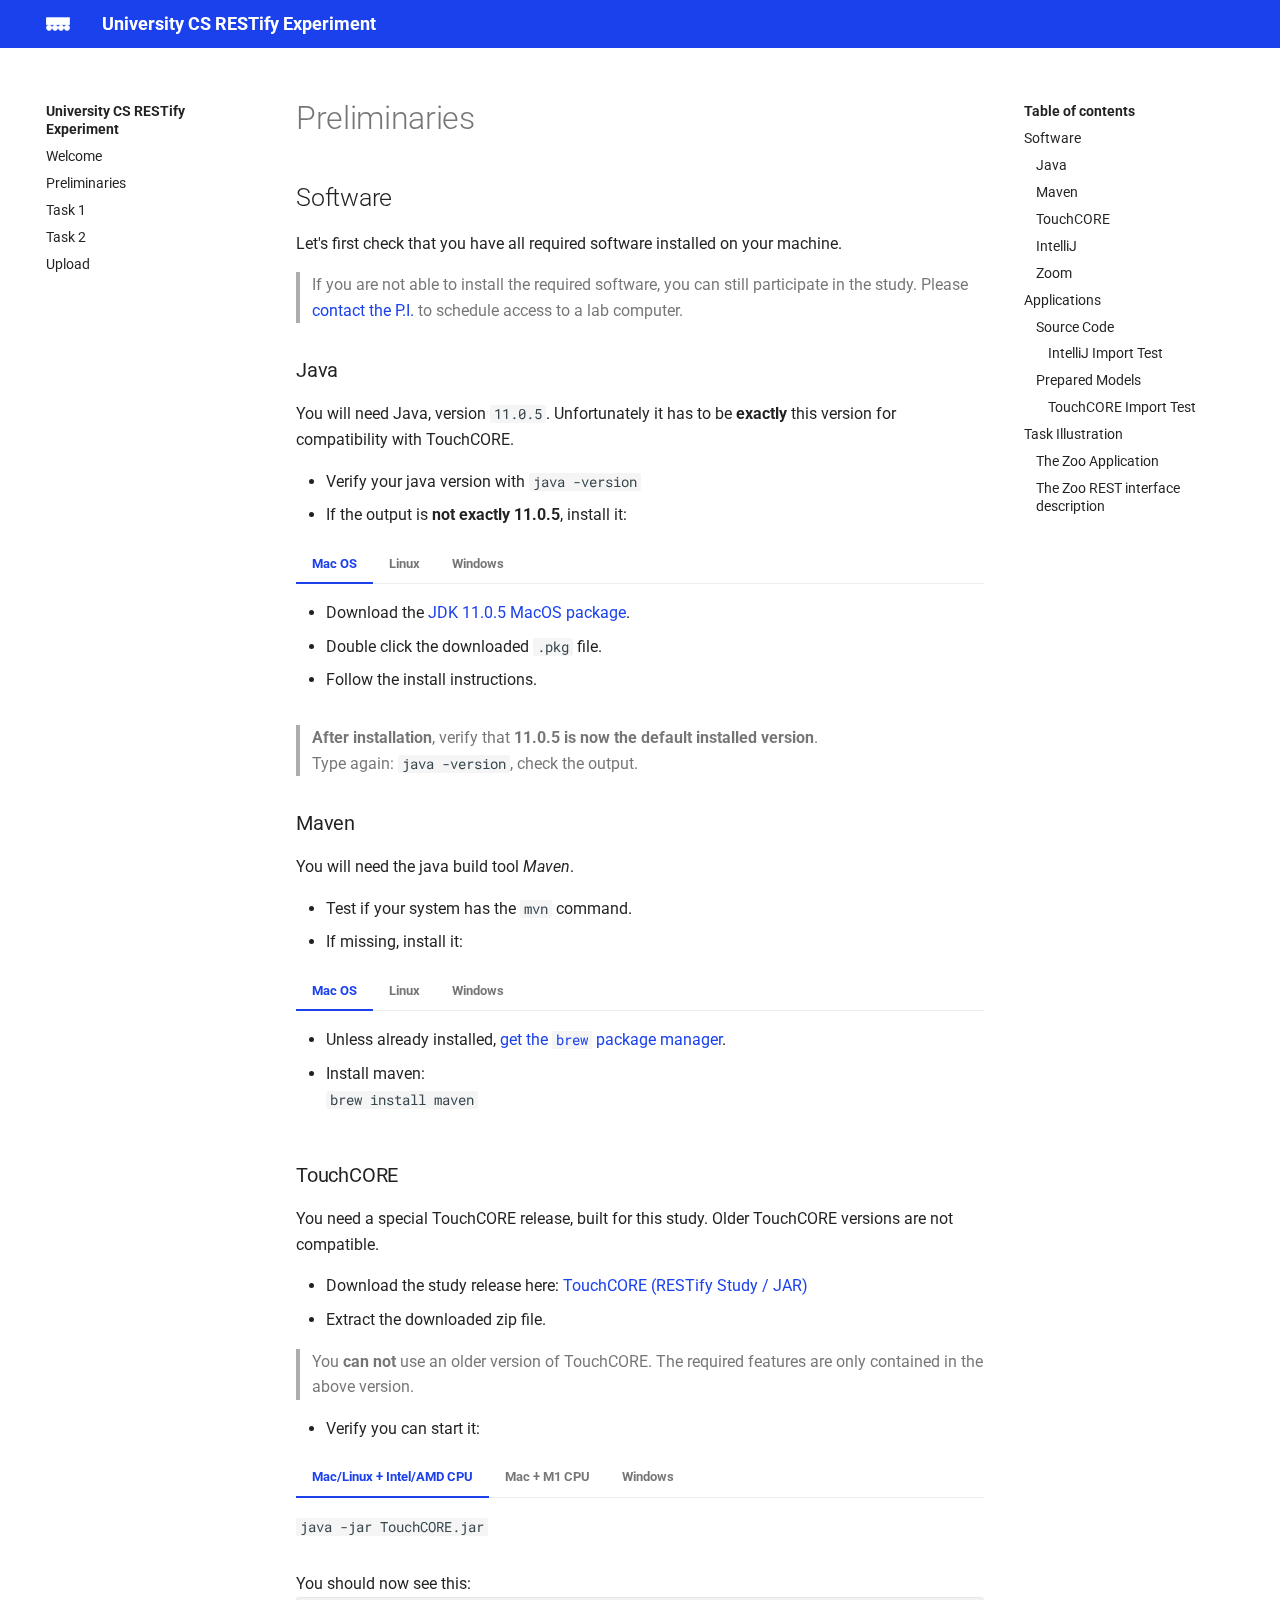
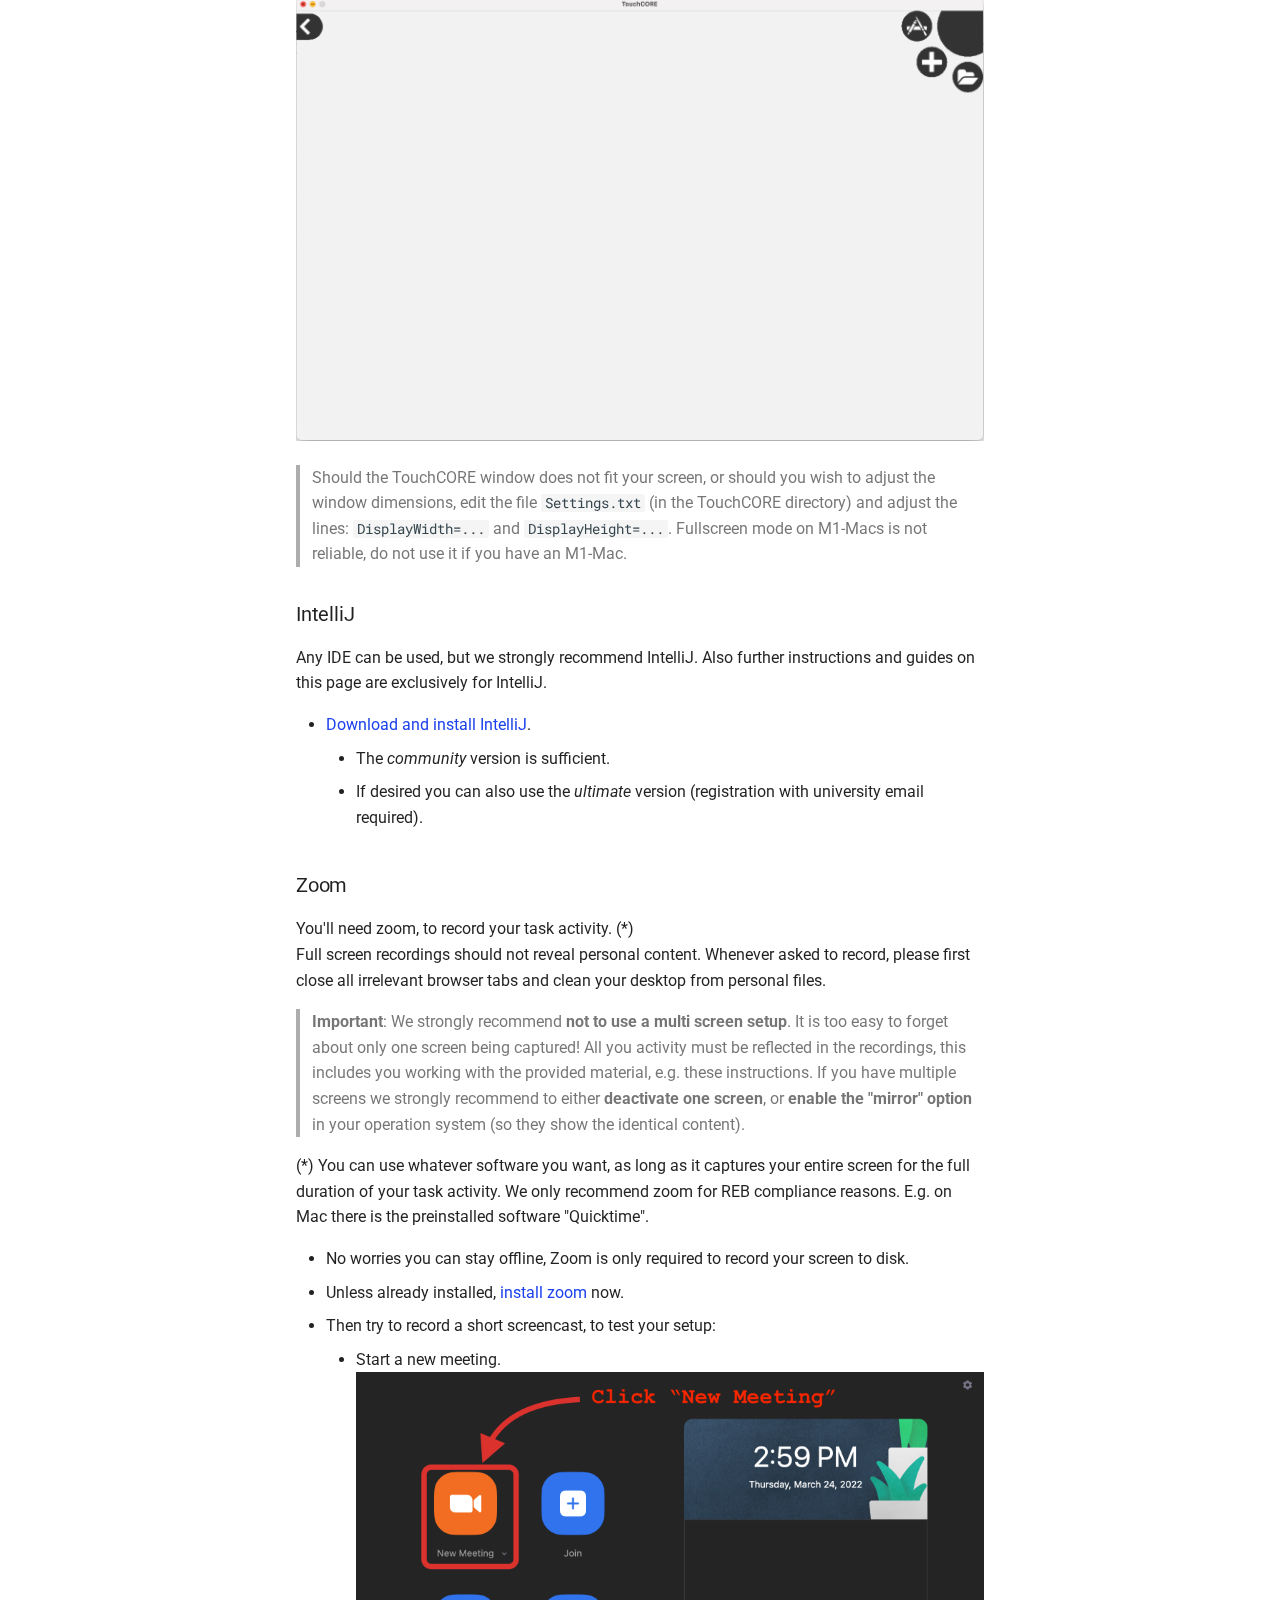
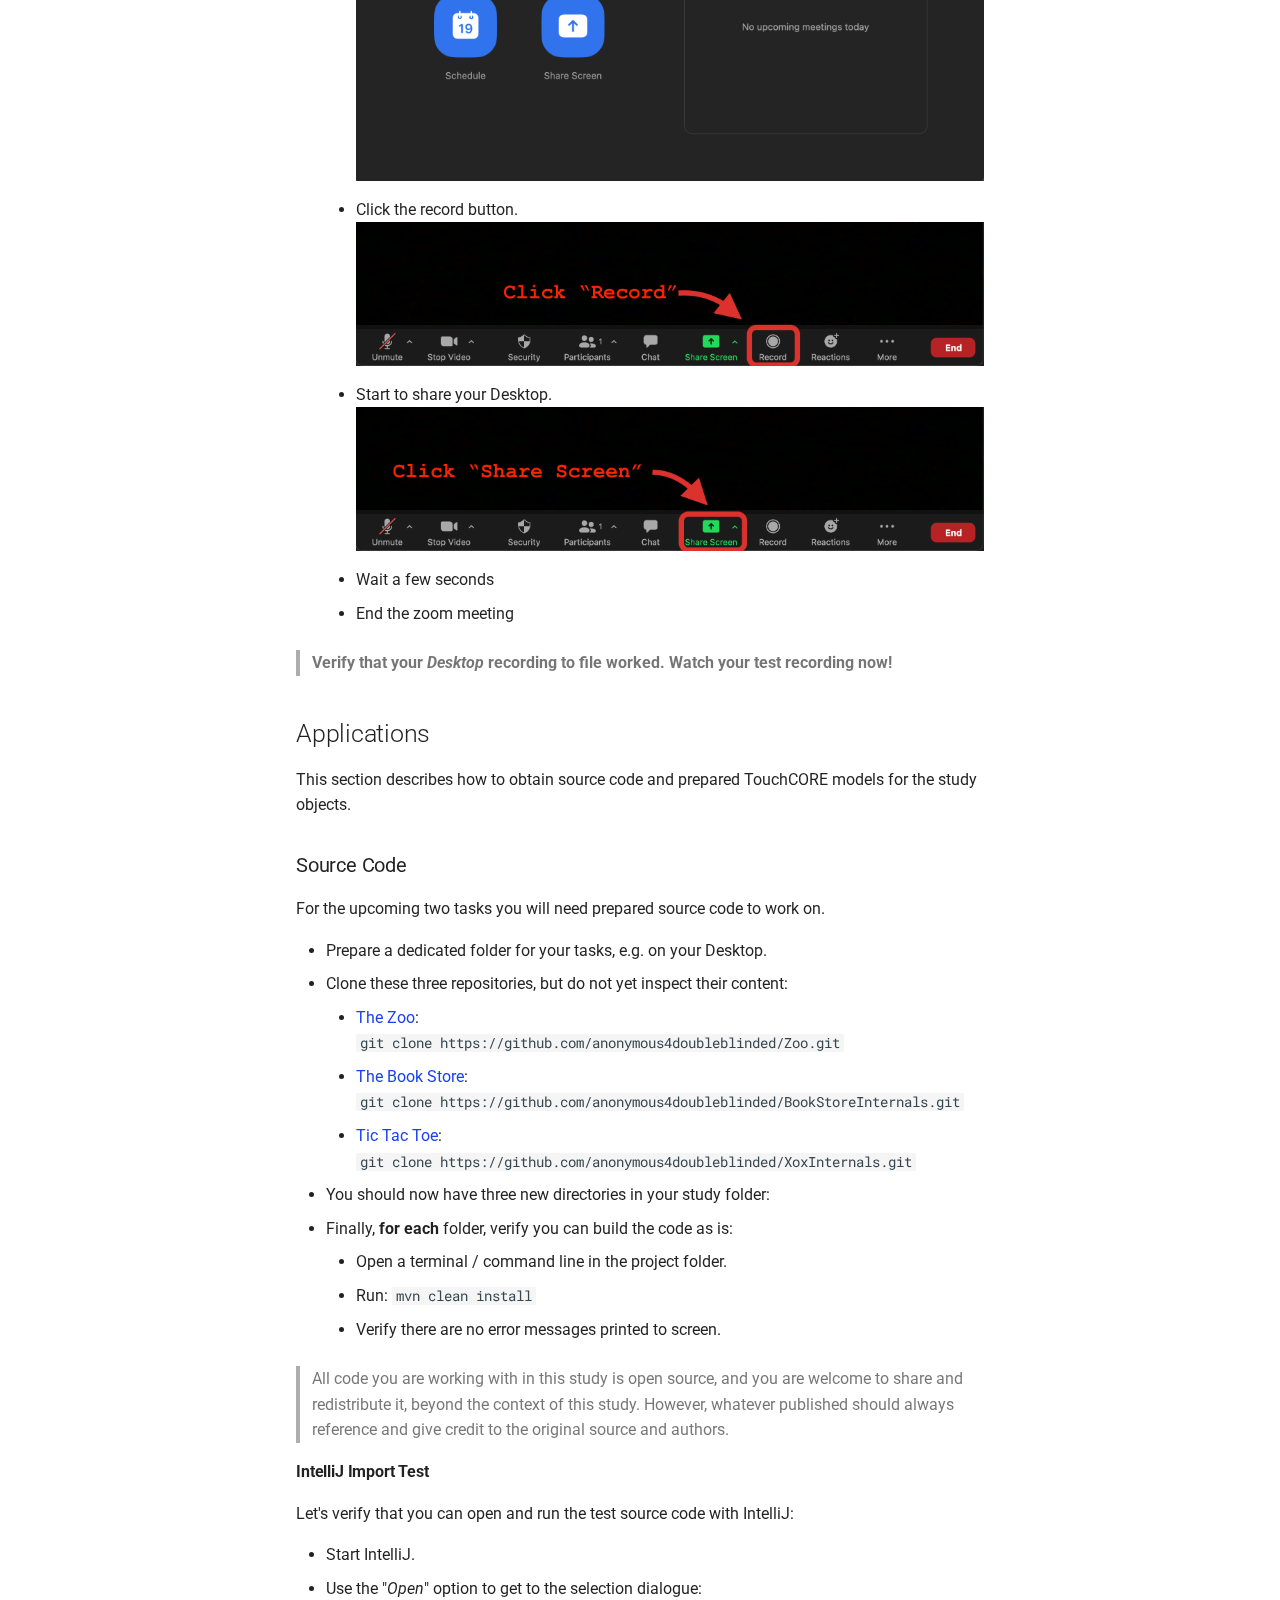
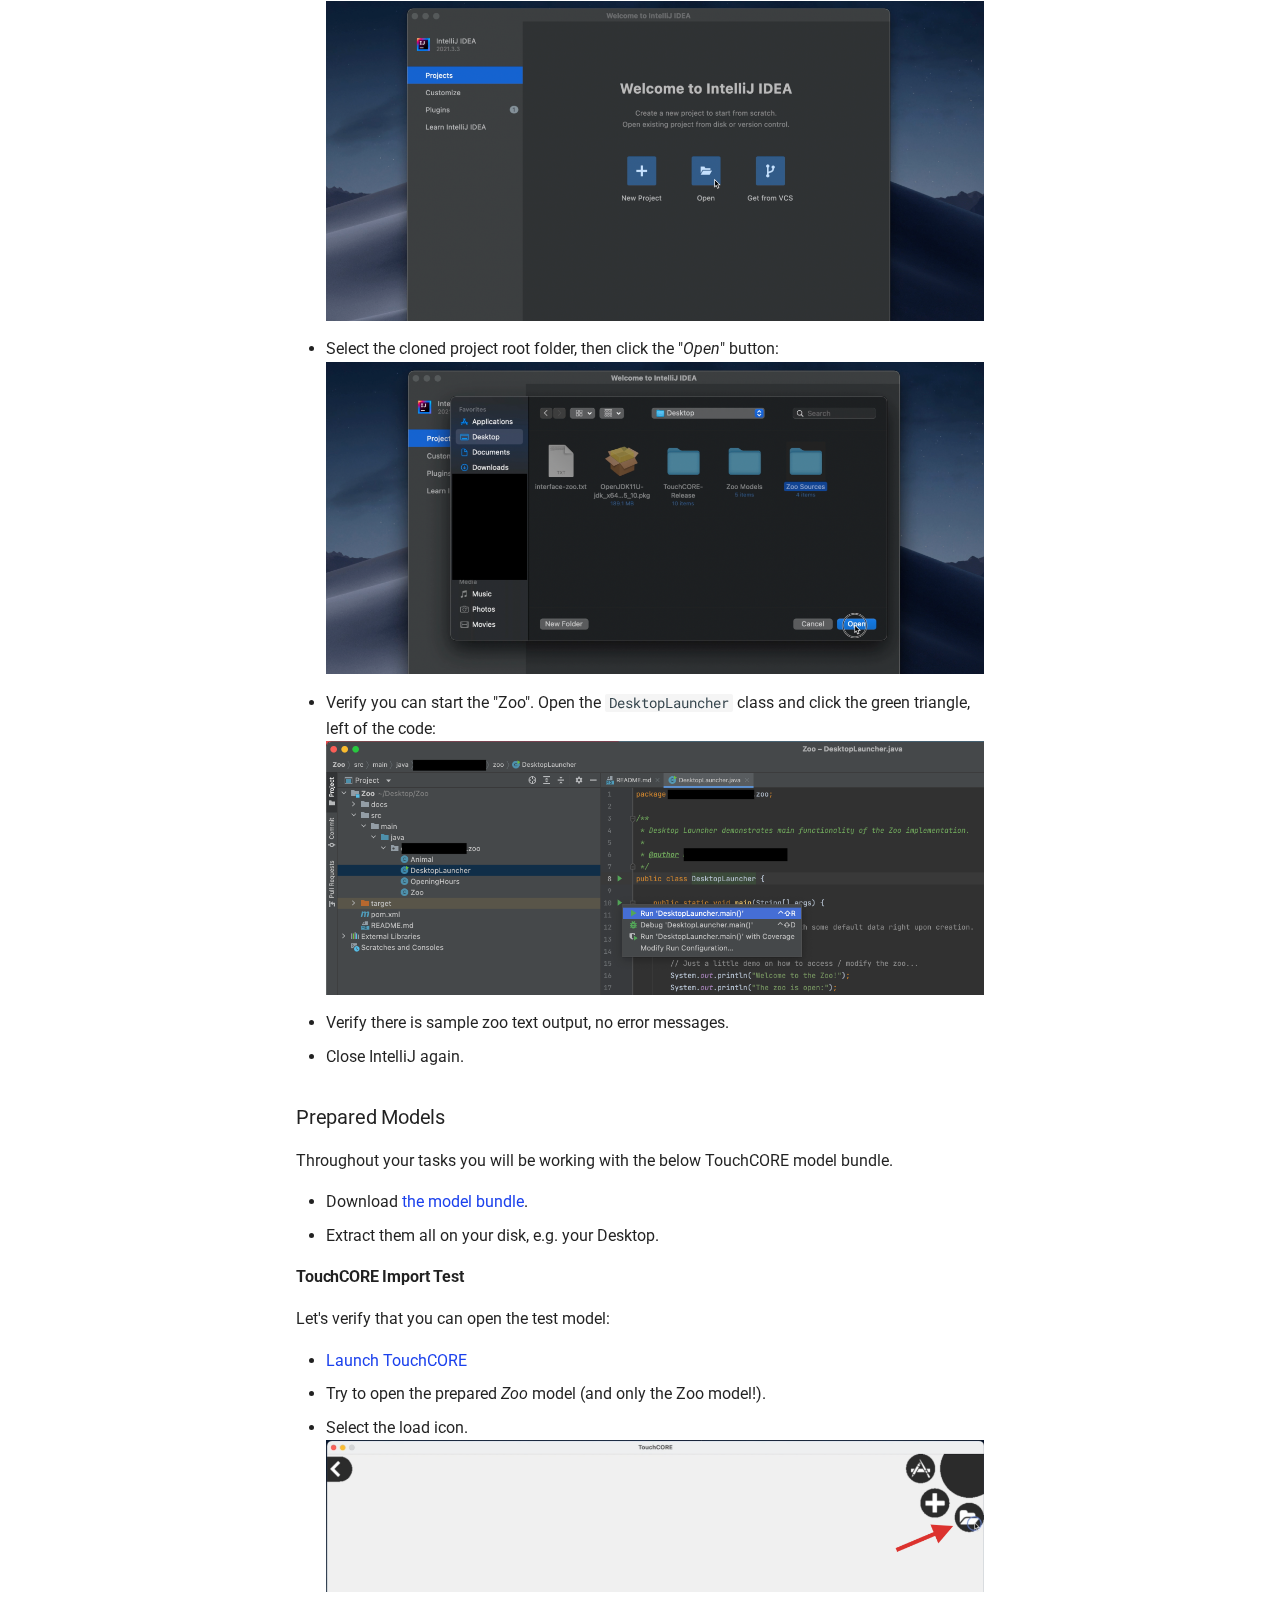
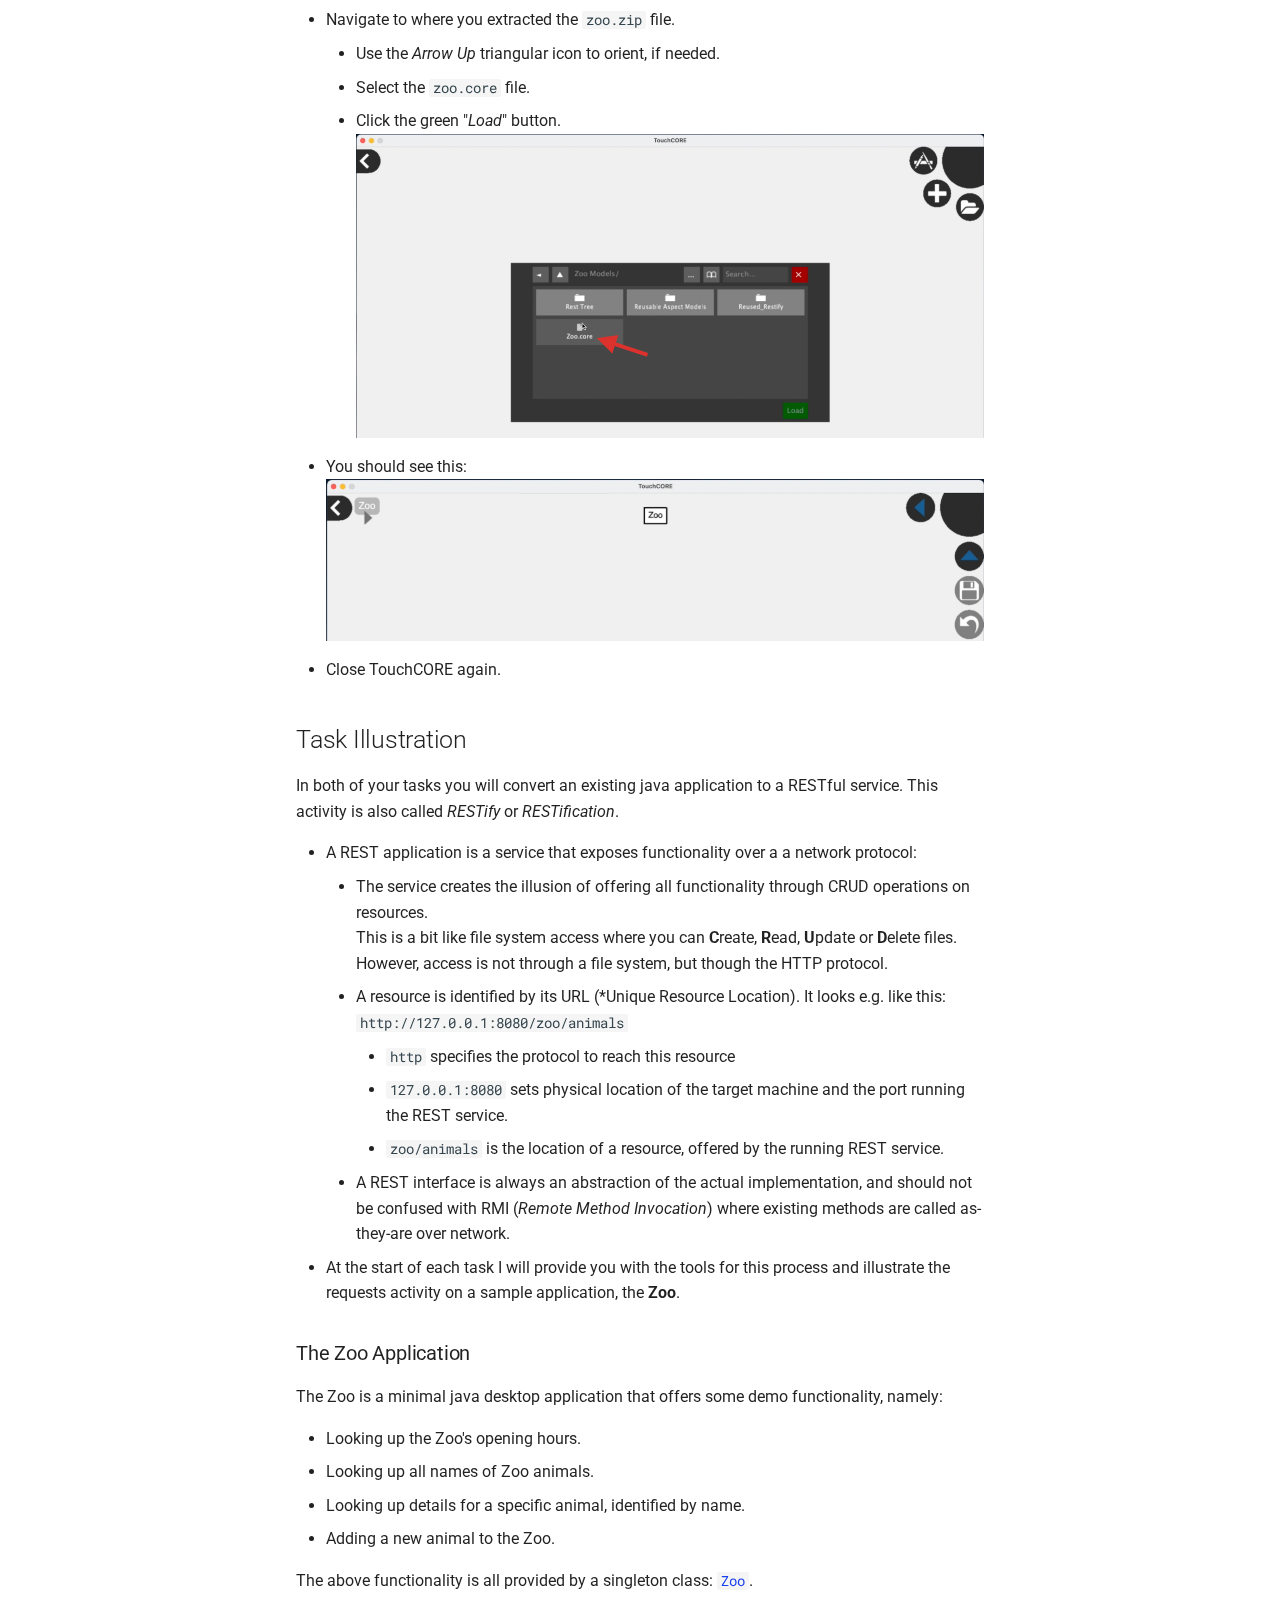
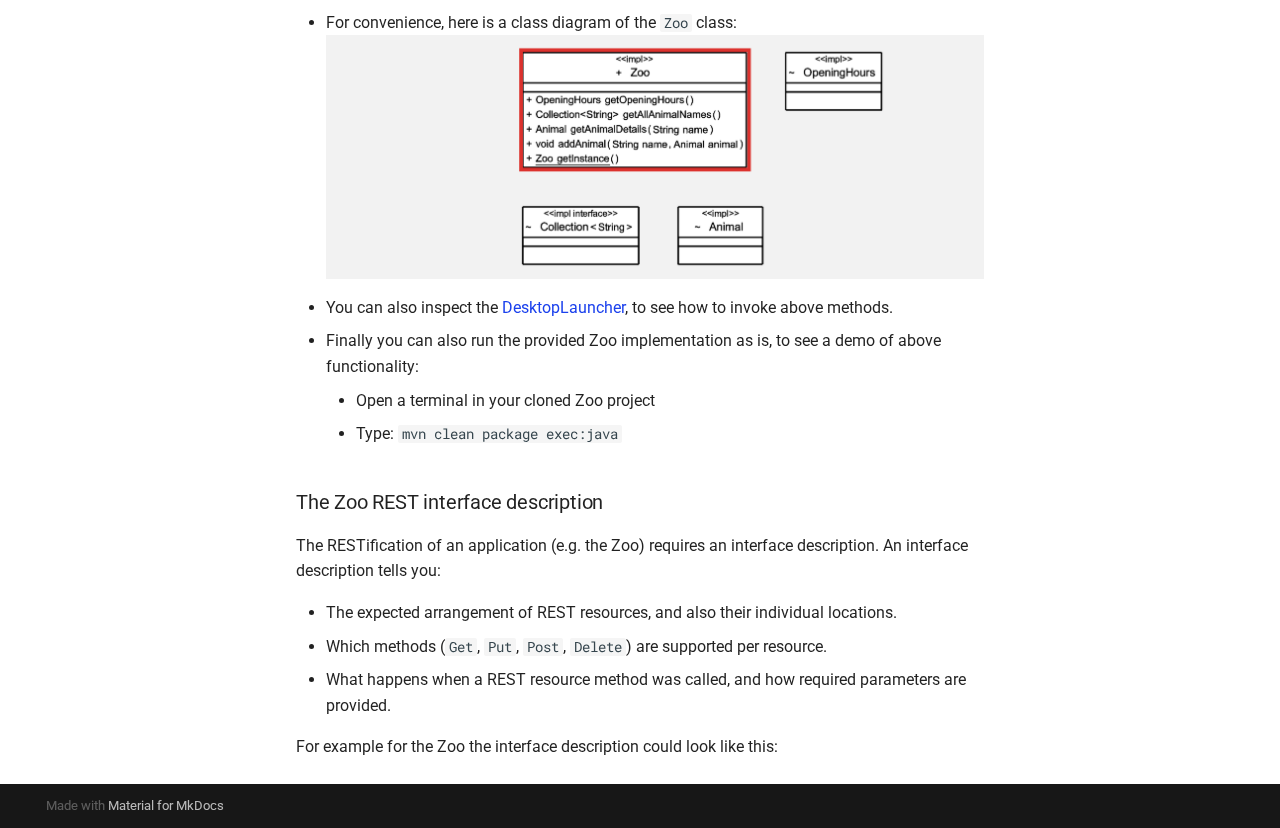
<file: preliminaries-start/index.html>
<!doctype html>
<html lang="en" class="no-js">
  <head>
    
      <meta charset="utf-8">
      <meta name="viewport" content="width=device-width,initial-scale=1">
      
      
      
        <link rel="canonical" href="https://www.cs.university.country/~secretidentifier/restify/preliminaries-start/">
      
      <link rel="icon" href="../assets/images/favicon.png">
      <meta name="generator" content="mkdocs-1.2.3, mkdocs-material-8.2.5">
    
    
      
        <title>Preliminaries - University CS RESTify Experiment</title>
      
    
    
      <link rel="stylesheet" href="../assets/stylesheets/main.2d9f7617.min.css">
      
        
        <link rel="stylesheet" href="../assets/stylesheets/palette.e6a45f82.min.css">
        
      
    
    
    
      
        
        
        <link rel="preconnect" href="https://fonts.gstatic.com" crossorigin>
        <link rel="stylesheet" href="https://fonts.googleapis.com/css?family=Roboto:300,300i,400,400i,700,700i%7CRoboto+Mono:400,400i,700,700i&display=fallback">
        <style>:root{--md-text-font:"Roboto";--md-code-font:"Roboto Mono"}</style>
      
    
    
      <link rel="stylesheet" href="../stylesheets/extra.css">
    
    <script>__md_scope=new URL("..",location),__md_get=(e,_=localStorage,t=__md_scope)=>JSON.parse(_.getItem(t.pathname+"."+e)),__md_set=(e,_,t=localStorage,a=__md_scope)=>{try{t.setItem(a.pathname+"."+e,JSON.stringify(_))}catch(e){}}</script>
    
      

    
    
  </head>
  
  
    
    
    
    
    
    <body dir="ltr" data-md-color-scheme="university" data-md-color-primary="" data-md-color-accent="red">
  
    
    
    <input class="md-toggle" data-md-toggle="drawer" type="checkbox" id="__drawer" autocomplete="off">
    <input class="md-toggle" data-md-toggle="search" type="checkbox" id="__search" autocomplete="off">
    <label class="md-overlay" for="__drawer"></label>
    <div data-md-component="skip">
      
        
        <a href="#preliminaries" class="md-skip">
          Skip to content
        </a>
      
    </div>
    <div data-md-component="announce">
      
    </div>
    
    
      

<header class="md-header" data-md-component="header">
  <nav class="md-header__inner md-grid" aria-label="Header">
    <a href=".." title="University CS RESTify Experiment" class="md-header__button md-logo" aria-label="University CS RESTify Experiment" data-md-component="logo">
      
  <img src="../assets/logo.png" alt="logo">

    </a>
    <label class="md-header__button md-icon" for="__drawer">
      <svg xmlns="http://www.w3.org/2000/svg" viewBox="0 0 24 24"><path d="M3 6h18v2H3V6m0 5h18v2H3v-2m0 5h18v2H3v-2z"/></svg>
    </label>
    <div class="md-header__title" data-md-component="header-title">
      <div class="md-header__ellipsis">
        <div class="md-header__topic">
          <span class="md-ellipsis">
            University CS RESTify Experiment
          </span>
        </div>
        <div class="md-header__topic" data-md-component="header-topic">
          <span class="md-ellipsis">
            
              Preliminaries
            
          </span>
        </div>
      </div>
    </div>
    
    
    
      <label class="md-header__button md-icon" for="__search">
        <svg xmlns="http://www.w3.org/2000/svg" viewBox="0 0 24 24"><path d="M9.5 3A6.5 6.5 0 0 1 16 9.5c0 1.61-.59 3.09-1.56 4.23l.27.27h.79l5 5-1.5 1.5-5-5v-.79l-.27-.27A6.516 6.516 0 0 1 9.5 16 6.5 6.5 0 0 1 3 9.5 6.5 6.5 0 0 1 9.5 3m0 2C7 5 5 7 5 9.5S7 14 9.5 14 14 12 14 9.5 12 5 9.5 5z"/></svg>
      </label>
      <div class="md-search" data-md-component="search" role="dialog">
  <label class="md-search__overlay" for="__search"></label>
  <div class="md-search__inner" role="search">
    <form class="md-search__form" name="search">
      <input type="text" class="md-search__input" name="query" aria-label="Search" placeholder="Search" autocapitalize="off" autocorrect="off" autocomplete="off" spellcheck="false" data-md-component="search-query" required>
      <label class="md-search__icon md-icon" for="__search">
        <svg xmlns="http://www.w3.org/2000/svg" viewBox="0 0 24 24"><path d="M9.5 3A6.5 6.5 0 0 1 16 9.5c0 1.61-.59 3.09-1.56 4.23l.27.27h.79l5 5-1.5 1.5-5-5v-.79l-.27-.27A6.516 6.516 0 0 1 9.5 16 6.5 6.5 0 0 1 3 9.5 6.5 6.5 0 0 1 9.5 3m0 2C7 5 5 7 5 9.5S7 14 9.5 14 14 12 14 9.5 12 5 9.5 5z"/></svg>
        <svg xmlns="http://www.w3.org/2000/svg" viewBox="0 0 24 24"><path d="M20 11v2H8l5.5 5.5-1.42 1.42L4.16 12l7.92-7.92L13.5 5.5 8 11h12z"/></svg>
      </label>
      <nav class="md-search__options" aria-label="Search">
        
        <button type="reset" class="md-search__icon md-icon" aria-label="Clear" tabindex="-1">
          <svg xmlns="http://www.w3.org/2000/svg" viewBox="0 0 24 24"><path d="M19 6.41 17.59 5 12 10.59 6.41 5 5 6.41 10.59 12 5 17.59 6.41 19 12 13.41 17.59 19 19 17.59 13.41 12 19 6.41z"/></svg>
        </button>
      </nav>
      
    </form>
    <div class="md-search__output">
      <div class="md-search__scrollwrap" data-md-scrollfix>
        <div class="md-search-result" data-md-component="search-result">
          <div class="md-search-result__meta">
            Initializing search
          </div>
          <ol class="md-search-result__list"></ol>
        </div>
      </div>
    </div>
  </div>
</div>
    
    
  </nav>
  
</header>
    
    <div class="md-container" data-md-component="container">
      
      
        
          
        
      
      <main class="md-main" data-md-component="main">
        <div class="md-main__inner md-grid">
          
            
              
              <div class="md-sidebar md-sidebar--primary" data-md-component="sidebar" data-md-type="navigation" >
                <div class="md-sidebar__scrollwrap">
                  <div class="md-sidebar__inner">
                    


<nav class="md-nav md-nav--primary" aria-label="Navigation" data-md-level="0">
  <label class="md-nav__title" for="__drawer">
    <a href=".." title="University CS RESTify Experiment" class="md-nav__button md-logo" aria-label="University CS RESTify Experiment" data-md-component="logo">
      
  <img src="../assets/logo.png" alt="logo">

    </a>
    University CS RESTify Experiment
  </label>
  
  <ul class="md-nav__list" data-md-scrollfix>
    
      
      
      

  
  
  
    <li class="md-nav__item">
      <a href=".." class="md-nav__link">
        Welcome
      </a>
    </li>
  

    
      
      
      

  
  
  
    <li class="md-nav__item">
      <a href="../preliminaries/" class="md-nav__link">
        Preliminaries
      </a>
    </li>
  

    
      
      
      

  
  
  
    <li class="md-nav__item">
      <a href="../task1/" class="md-nav__link">
        Task 1
      </a>
    </li>
  

    
      
      
      

  
  
  
    <li class="md-nav__item">
      <a href="../task2/" class="md-nav__link">
        Task 2
      </a>
    </li>
  

    
      
      
      

  
  
  
    <li class="md-nav__item">
      <a href="../upload/" class="md-nav__link">
        Upload
      </a>
    </li>
  

    
  </ul>
</nav>
                  </div>
                </div>
              </div>
            
            
              
              <div class="md-sidebar md-sidebar--secondary" data-md-component="sidebar" data-md-type="toc" >
                <div class="md-sidebar__scrollwrap">
                  <div class="md-sidebar__inner">
                    

<nav class="md-nav md-nav--secondary" aria-label="Table of contents">
  
  
  
    
  
  
    <label class="md-nav__title" for="__toc">
      <span class="md-nav__icon md-icon"></span>
      Table of contents
    </label>
    <ul class="md-nav__list" data-md-component="toc" data-md-scrollfix>
      
        <li class="md-nav__item">
  <a href="#software" class="md-nav__link">
    Software
  </a>
  
    <nav class="md-nav" aria-label="Software">
      <ul class="md-nav__list">
        
          <li class="md-nav__item">
  <a href="#java" class="md-nav__link">
    Java
  </a>
  
</li>
        
          <li class="md-nav__item">
  <a href="#maven" class="md-nav__link">
    Maven
  </a>
  
</li>
        
          <li class="md-nav__item">
  <a href="#touchcore" class="md-nav__link">
    TouchCORE
  </a>
  
</li>
        
          <li class="md-nav__item">
  <a href="#intellij" class="md-nav__link">
    IntelliJ
  </a>
  
</li>
        
          <li class="md-nav__item">
  <a href="#zoom" class="md-nav__link">
    Zoom
  </a>
  
</li>
        
      </ul>
    </nav>
  
</li>
      
        <li class="md-nav__item">
  <a href="#applications" class="md-nav__link">
    Applications
  </a>
  
    <nav class="md-nav" aria-label="Applications">
      <ul class="md-nav__list">
        
          <li class="md-nav__item">
  <a href="#source-code" class="md-nav__link">
    Source Code
  </a>
  
    <nav class="md-nav" aria-label="Source Code">
      <ul class="md-nav__list">
        
          <li class="md-nav__item">
  <a href="#intellij-import-test" class="md-nav__link">
    IntelliJ Import Test
  </a>
  
</li>
        
      </ul>
    </nav>
  
</li>
        
          <li class="md-nav__item">
  <a href="#prepared-models" class="md-nav__link">
    Prepared Models
  </a>
  
    <nav class="md-nav" aria-label="Prepared Models">
      <ul class="md-nav__list">
        
          <li class="md-nav__item">
  <a href="#touchcore-import-test" class="md-nav__link">
    TouchCORE Import Test
  </a>
  
</li>
        
      </ul>
    </nav>
  
</li>
        
      </ul>
    </nav>
  
</li>
      
        <li class="md-nav__item">
  <a href="#task-illustration" class="md-nav__link">
    Task Illustration
  </a>
  
    <nav class="md-nav" aria-label="Task Illustration">
      <ul class="md-nav__list">
        
          <li class="md-nav__item">
  <a href="#the-zoo-application" class="md-nav__link">
    The Zoo Application
  </a>
  
</li>
        
          <li class="md-nav__item">
  <a href="#the-zoo-rest-interface-description" class="md-nav__link">
    The Zoo REST interface description
  </a>
  
</li>
        
      </ul>
    </nav>
  
</li>
      
    </ul>
  
</nav>
                  </div>
                </div>
              </div>
            
          
          <div class="md-content" data-md-component="content">
            <article class="md-content__inner md-typeset">
              
                


<h1 id="preliminaries">Preliminaries</h1>
<h2 id="software">Software</h2>
<p>Let's first check that you have all required software installed on your machine.</p>
<blockquote>
<p>If you are not able to install the required software, you can still participate in the study. Please <a href="mailto:anonymous.researcher@university.country">contact the P.I.</a> to schedule access to a lab computer.</p>
</blockquote>
<h3 id="java">Java</h3>
<p>You will need Java, version <code>11.0.5</code>. Unfortunately it has to be <strong>exactly</strong> this version for compatibility with TouchCORE.</p>
<ul>
<li>Verify your java version with <code>java -version</code></li>
<li>If the output is <strong>not exactly 11.0.5</strong>, install it:</li>
</ul>
<div class="tabbed-set tabbed-alternate" data-tabs="1:3"><input checked="checked" id="__tabbed_1_1" name="__tabbed_1" type="radio" /><input id="__tabbed_1_2" name="__tabbed_1" type="radio" /><input id="__tabbed_1_3" name="__tabbed_1" type="radio" /><div class="tabbed-labels"><label for="__tabbed_1_1">Mac OS</label><label for="__tabbed_1_2">Linux</label><label for="__tabbed_1_3">Windows</label></div>
<div class="tabbed-content">
<div class="tabbed-block">
<ul>
<li>Download the <a href="../../../1105/OpenJDK11U-jdk_x64_mac_hotspot_11.0.5_10.pkg">JDK 11.0.5 MacOS package</a>.</li>
<li>Double click the downloaded <code>.pkg</code> file.</li>
<li>Follow the install instructions.</li>
</ul>
</div>
<div class="tabbed-block">
<ul>
<li>Download the <a href="../../../1105/OpenJDK11U-jdk_x64_linux_hotspot_11.0.5_10.tar.gz">JDK 11.0.5 Linux package</a>.</li>
<li>Extract the file: <code>tar xvf *.tar.gz</code></li>
<li><a href="https://docs.oracle.com/cd/E19062-01/sun.mgmt.ctr36/819-5418/gaznb/index.html">Add the contained commands to your path</a>:<ul>
<li>Set the JAVA_HOME and update your PATH in your <code>~/.bashrc</code> file:<ul>
<li>Extend path: <code>PATH=$PATH:/wherever/you/extracted/it/jdk-.../bin/</code></li>
<li>Set java home: <code>JAVA_HOME=/wherever/you/extracted/it/jdk-...</code></li>
</ul>
</li>
<li>Open a new terminal or type: <code>source ~/.bashrc</code></li>
</ul>
</li>
</ul>
</div>
<div class="tabbed-block">
<ul>
<li>Download the JDK 11.0.5 <a href="../../../1105/OpenJDK11U-jdk_x64_windows_hotspot_11.0.5_10.msi">MSI</a> or <a href="../../../1105/OpenJDK11U-jdk_x64_windows_hotspot_11.0.5_10.zip">ZIP</a> installer.</li>
<li>Double click the downloaded file.</li>
<li>Follow the install instructions.</li>
</ul>
</div>
</div>
</div>
<blockquote>
<p><strong>After installation</strong>, verify that <strong>11.0.5 is now the default installed version</strong>.<br />
Type again: <code>java -version</code>, check the output.</p>
</blockquote>
<h3 id="maven">Maven</h3>
<p>You will need the java build tool <em>Maven</em>.</p>
<ul>
<li>Test if your system has the <code>mvn</code> command.</li>
<li>If missing, install it:</li>
</ul>
<div class="tabbed-set tabbed-alternate" data-tabs="2:3"><input checked="checked" id="__tabbed_2_1" name="__tabbed_2" type="radio" /><input id="__tabbed_2_2" name="__tabbed_2" type="radio" /><input id="__tabbed_2_3" name="__tabbed_2" type="radio" /><div class="tabbed-labels"><label for="__tabbed_2_1">Mac OS</label><label for="__tabbed_2_2">Linux</label><label for="__tabbed_2_3">Windows</label></div>
<div class="tabbed-content">
<div class="tabbed-block">
<ul>
<li>Unless already installed, <a href="https://brew.sh/">get the <code>brew</code> package manager</a>.</li>
<li>Install maven:<br />
<code>brew install maven</code></li>
</ul>
</div>
<div class="tabbed-block">
<ul>
<li>Use the <code>apt</code> package manager to install maven:<br />
<code>sudo apt install maven</code></li>
</ul>
</div>
<div class="tabbed-block">
<ul>
<li>Download the <a href="https://maven.apache.org/download.cgi">graphical install wizard</a>.</li>
<li>Double click it and follow the instructions.</li>
</ul>
</div>
</div>
</div>
<h3 id="touchcore">TouchCORE</h3>
<p>You need a special TouchCORE release, built for this study. Older TouchCORE versions are not compatible.</p>
<ul>
<li>Download the study release here: <a href="../../../touchcorestudyrelease/touchcore-study-release.zip">TouchCORE (RESTify Study / JAR)</a></li>
<li>Extract the downloaded zip file.</li>
</ul>
<blockquote>
<p>You <strong>can not</strong> use an older version of TouchCORE. The required features are only contained in the above version.</p>
</blockquote>
<ul>
<li>Verify you can start it:</li>
</ul>
<div class="tabbed-set tabbed-alternate" data-tabs="3:3"><input checked="checked" id="__tabbed_3_1" name="__tabbed_3" type="radio" /><input id="__tabbed_3_2" name="__tabbed_3" type="radio" /><input id="__tabbed_3_3" name="__tabbed_3" type="radio" /><div class="tabbed-labels"><label for="__tabbed_3_1">Mac/Linux + Intel/AMD CPU</label><label for="__tabbed_3_2">Mac + M1 CPU</label><label for="__tabbed_3_3">Windows</label></div>
<div class="tabbed-content">
<div class="tabbed-block">
<p><code>java -jar TouchCORE.jar</code></p>
</div>
<div class="tabbed-block">
<p><code>softwareupdate --install-rosetta</code> (only first time)<br />
<code>java -jar TouchCORE.jar</code></p>
</div>
<div class="tabbed-block">
<p><code>java -jar TouchCORE.jar</code><br />
 If the TouchCORE window shows black bars, or if mouse clicks are displaced from the cursor location, please set <em>Windows virtual pixel scaling</em> to <code>100%</code>. Then log out of Windows and log in again:<br />
 TouchCORE with black bars:<br />
<img alt="windows-black-bars" src="../captures/windows-black-bars.png" /><br />
 Windows settings to fix black bars and mouse displacement:<br />
<img alt="windows-pixel-fix" src="../captures/windows-pixel-fix.png" /></p>
</div>
</div>
</div>
<p>You should now see this:<br />
<img alt="touchcore-start" src="../captures/touchcore-start.png" /></p>
<blockquote>
<p>Should the TouchCORE window does not fit your screen, or should you wish to adjust the window dimensions, edit the file <code>Settings.txt</code> (in the TouchCORE directory) and adjust the lines: <code>DisplayWidth=...</code> and <code>DisplayHeight=...</code>. Fullscreen mode on M1-Macs is not reliable, do not use it if you have an M1-Mac.</p>
</blockquote>
<h3 id="intellij">IntelliJ</h3>
<p>Any IDE can be used, but we strongly recommend IntelliJ. Also further instructions and guides on this page are exclusively for IntelliJ.</p>
<ul>
<li><a href="https://www.jetbrains.com/idea/download/">Download and install IntelliJ</a>.<ul>
<li>The <em>community</em> version is sufficient.</li>
<li>If desired you can also use the <em>ultimate</em> version (registration with university email required).</li>
</ul>
</li>
</ul>
<h3 id="zoom">Zoom</h3>
<p>You'll need zoom, to record your task activity. (*)<br />
Full screen recordings should not reveal personal content. Whenever asked to record, please first close all irrelevant browser tabs and clean your desktop from personal files.</p>
<blockquote>
<p><strong>Important</strong>: We strongly recommend <strong>not to use a multi screen setup</strong>. It is too easy to forget about only one screen being captured! All you activity must be reflected in the recordings, this includes you working with the provided material, e.g. these instructions. If you have multiple screens we strongly recommend to either <strong>deactivate one screen</strong>, or <strong>enable the "mirror" option</strong> in your operation system (so they show the identical content).</p>
</blockquote>
<p>(*) You can use whatever software you want, as long as it captures your entire screen for the full duration of your task activity. We only recommend zoom for REB compliance reasons. E.g. on Mac there is the preinstalled software "Quicktime".</p>
<ul>
<li>No worries you can stay offline, Zoom is only required to record your screen to disk.</li>
<li>Unless already installed, <a href="https://zoom.us/download">install zoom</a> now.</li>
<li>Then try to record a short screencast, to test your setup:<ul>
<li>Start a new meeting.<br />
<img alt="zoom1" src="../captures/zoom1.png" /></li>
<li>Click the record button.<br />
<img alt="zoom2a" src="../captures/zoom2a.png" /></li>
<li>Start to share your Desktop.<br />
<img alt="zoom2b" src="../captures/zoom2b.png" /></li>
<li>Wait a few seconds</li>
<li>End the zoom meeting</li>
</ul>
</li>
</ul>
<blockquote>
<p><strong>Verify that your <em>Desktop</em> recording to file worked. Watch your test recording now!</strong></p>
</blockquote>
<h2 id="applications">Applications</h2>
<p>This section describes how to obtain source code and prepared TouchCORE models for the study objects.</p>
<h3 id="source-code">Source Code</h3>
<p>For the upcoming two tasks you will need prepared source code to work on.  </p>
<ul>
<li>Prepare a dedicated folder for your tasks, e.g. on your Desktop.</li>
<li>Clone these three repositories, but do not yet inspect their content:<ul>
<li><a href="https://github.com/anonymous4doubleblinded/Zoo">The Zoo</a>:<br />
<code>git clone https://github.com/anonymous4doubleblinded/Zoo.git</code></li>
<li><a href="https://github.com/anonymous4doubleblinded/BookStoreInternals">The Book Store</a>:<br />
<code>git clone https://github.com/anonymous4doubleblinded/BookStoreInternals.git</code></li>
<li><a href="https://github.com/anonymous4doubleblinded/XoxInternals">Tic Tac Toe</a>:<br />
<code>git clone https://github.com/anonymous4doubleblinded/XoxInternals.git</code></li>
</ul>
</li>
<li>You should now have three new directories in your study folder:</li>
<li>Finally, <strong>for each</strong> folder, verify you can build the code as is:<ul>
<li>Open a terminal / command line in the project folder.</li>
<li>Run: <code>mvn clean install</code></li>
<li>Verify there are no error messages printed to screen.</li>
</ul>
</li>
</ul>
<blockquote>
<p>All code you are working with in this study is open source, and you are welcome to share and redistribute it, beyond the context of this study. However, whatever published should always reference and give credit to the original source and authors.</p>
</blockquote>
<h4 id="intellij-import-test">IntelliJ Import Test</h4>
<p>Let's verify that you can open and run the test source code with IntelliJ:</p>
<ul>
<li>Start IntelliJ.</li>
<li>Use the "<em>Open</em>" option to get to the selection dialogue:
<img alt="open-1" src="../captures/intellij/open-1.png" /></li>
<li>Select the cloned project root folder, then click the "<em>Open</em>" button:<br />
<img alt="open-2" src="../captures/intellij/open-2.png" /></li>
<li>Verify you can start the "Zoo". Open the <code>DesktopLauncher</code> class and click the green triangle, left of the code:<br />
<img alt="legacylaunch" src="../captures/intellij/legacylaunch.png" /></li>
<li>Verify there is sample zoo text output, no error messages.</li>
<li>Close IntelliJ again.</li>
</ul>
<h3 id="prepared-models">Prepared Models</h3>
<p>Throughout your tasks you will be working with the below TouchCORE model bundle.</p>
<ul>
<li>Download <a href="../../../studymodels/studymodels.zip">the model bundle</a>.</li>
<li>Extract them all on your disk, e.g. your Desktop.</li>
</ul>
<h4 id="touchcore-import-test">TouchCORE Import Test</h4>
<p>Let's verify that you can open the test model:</p>
<ul>
<li><a href="#touchcore">Launch TouchCORE</a></li>
<li>Try to open the prepared <em>Zoo</em> model (and only the Zoo model!).</li>
<li>Select the load icon.
<img alt="loadicon" src="../captures/touchcoreui/folder.png" /></li>
<li>Navigate to where you extracted the <code>zoo.zip</code> file.<ul>
<li>Use the <em>Arrow Up</em> triangular icon to orient, if needed.</li>
<li>Select the <code>zoo.core</code> file.</li>
<li>Click the green "<em>Load</em>" button.<br />
<img alt="loadcore" src="../captures/touchcoreui/loadcore.png" /></li>
</ul>
</li>
<li>You should see this:
<img alt="zooloaded" src="../captures/touchcoreui/zooloaded.png" /></li>
<li>Close TouchCORE again.</li>
</ul>
<h2 id="task-illustration">Task Illustration</h2>
<p>In both of your tasks you will convert an existing java application to a RESTful service. This activity is also called <em>RESTify</em> or <em>RESTification</em>.  </p>
<ul>
<li>A REST application is a service that exposes functionality over a a network protocol:<ul>
<li>The service creates the illusion of offering all functionality through CRUD operations on resources.<br />
This is a bit like file system access where you can <strong>C</strong>reate, <strong>R</strong>ead, <strong>U</strong>pdate or <strong>D</strong>elete files.<br />
However, access is not through a file system, but though the HTTP protocol.</li>
<li>A resource is identified by its URL (*Unique Resource Location). It looks e.g. like this:<br />
<code>http://127.0.0.1:8080/zoo/animals</code><ul>
<li><code>http</code> specifies the protocol to reach this resource</li>
<li><code>127.0.0.1:8080</code> sets physical location of the target machine and the port running the REST service.</li>
<li><code>zoo/animals</code> is the location of a resource, offered by the running REST service.</li>
</ul>
</li>
<li>A REST interface is always an abstraction of the actual implementation, and should not be confused with RMI (<em>Remote Method Invocation</em>) where existing methods are called as-they-are over network.</li>
</ul>
</li>
<li>At the start of each task I will provide you with the tools for this process and illustrate the requests activity on a sample application, the <strong>Zoo</strong>.</li>
</ul>
<h3 id="the-zoo-application">The Zoo Application</h3>
<p>The Zoo is a minimal java desktop application that offers some demo functionality, namely:</p>
<ul>
<li>Looking up the Zoo's opening hours.</li>
<li>Looking up all names of Zoo animals.</li>
<li>Looking up details for a specific animal, identified by name.</li>
<li>Adding a new animal to the Zoo.</li>
</ul>
<p>The above functionality is all provided by a singleton class: <a href="https://anonymous4doubleblinded.github.io/Zoo/eu/anonymous4doubleblinded/zoo/Zoo.html"><code>Zoo</code></a>.  </p>
<ul>
<li>For convenience, here is a class diagram of the <code>Zoo</code> class:<br />
<img alt="zoo" src="../captures/zoo-bl.png" /></li>
<li>You can also inspect the <a href="https://github.com/anonymous4doubleblinded/Zoo/blob/master/src/main/java/eu/anonymous4doubleblinded/zoo/DesktopLauncher.java">DesktopLauncher</a>, to see how to invoke above methods.</li>
<li>Finally you can also run the provided Zoo implementation as is, to see a demo of above functionality:<ul>
<li>Open a terminal in your cloned Zoo project</li>
<li>Type: <code>mvn clean package exec:java</code></li>
</ul>
</li>
</ul>
<h3 id="the-zoo-rest-interface-description">The Zoo REST interface description</h3>
<p>The RESTification of an application (e.g. the Zoo) requires an interface description. An interface description tells you:</p>
<ul>
<li>The expected arrangement of REST resources, and also their individual locations.</li>
<li>Which methods (<code>Get</code>, <code>Put</code>, <code>Post</code>, <code>Delete</code>) are supported per resource.</li>
<li>What happens when a REST resource  method was called, and how required parameters are provided.</li>
</ul>
<p>For example for the Zoo the interface description could look like this:  </p>

              
            </article>
          </div>
        </div>
        
      </main>
      
        <footer class="md-footer">
  
  <div class="md-footer-meta md-typeset">
    <div class="md-footer-meta__inner md-grid">
      <div class="md-copyright">
  
  
    Made with
    <a href="https://squidfunk.github.io/mkdocs-material/" target="_blank" rel="noopener">
      Material for MkDocs
    </a>
  
</div>
      
    </div>
  </div>
</footer>
      
    </div>
    <div class="md-dialog" data-md-component="dialog">
      <div class="md-dialog__inner md-typeset"></div>
    </div>
    <script id="__config" type="application/json">{"base": "..", "features": [], "translations": {"clipboard.copy": "Copy to clipboard", "clipboard.copied": "Copied to clipboard", "search.config.lang": "en", "search.config.pipeline": "trimmer, stopWordFilter", "search.config.separator": "[\\s\\-]+", "search.placeholder": "Search", "search.result.placeholder": "Type to start searching", "search.result.none": "No matching documents", "search.result.one": "1 matching document", "search.result.other": "# matching documents", "search.result.more.one": "1 more on this page", "search.result.more.other": "# more on this page", "search.result.term.missing": "Missing", "select.version.title": "Select version"}, "search": "../assets/javascripts/workers/search.bd0b6b67.min.js"}</script>
    
    
      <script src="../assets/javascripts/bundle.467223ff.min.js"></script>
      
    
  </body>
</html>
</file>
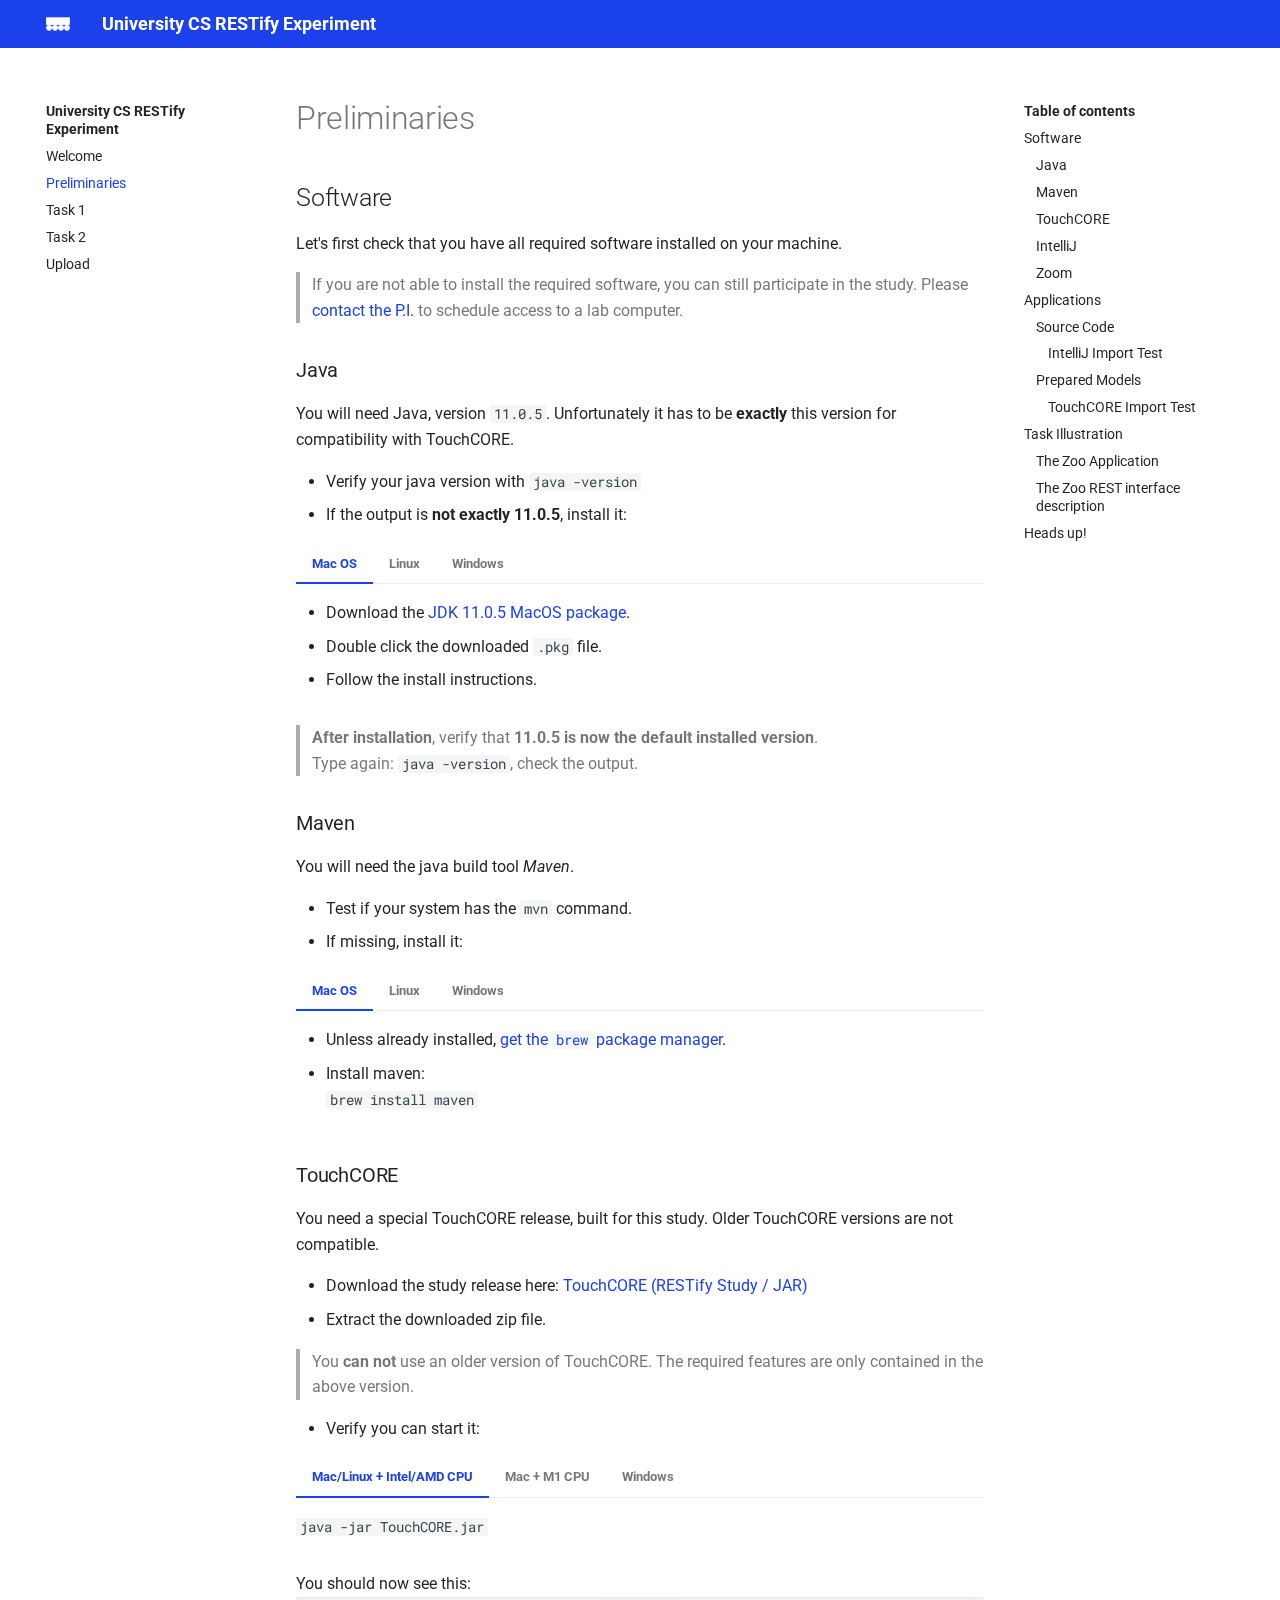
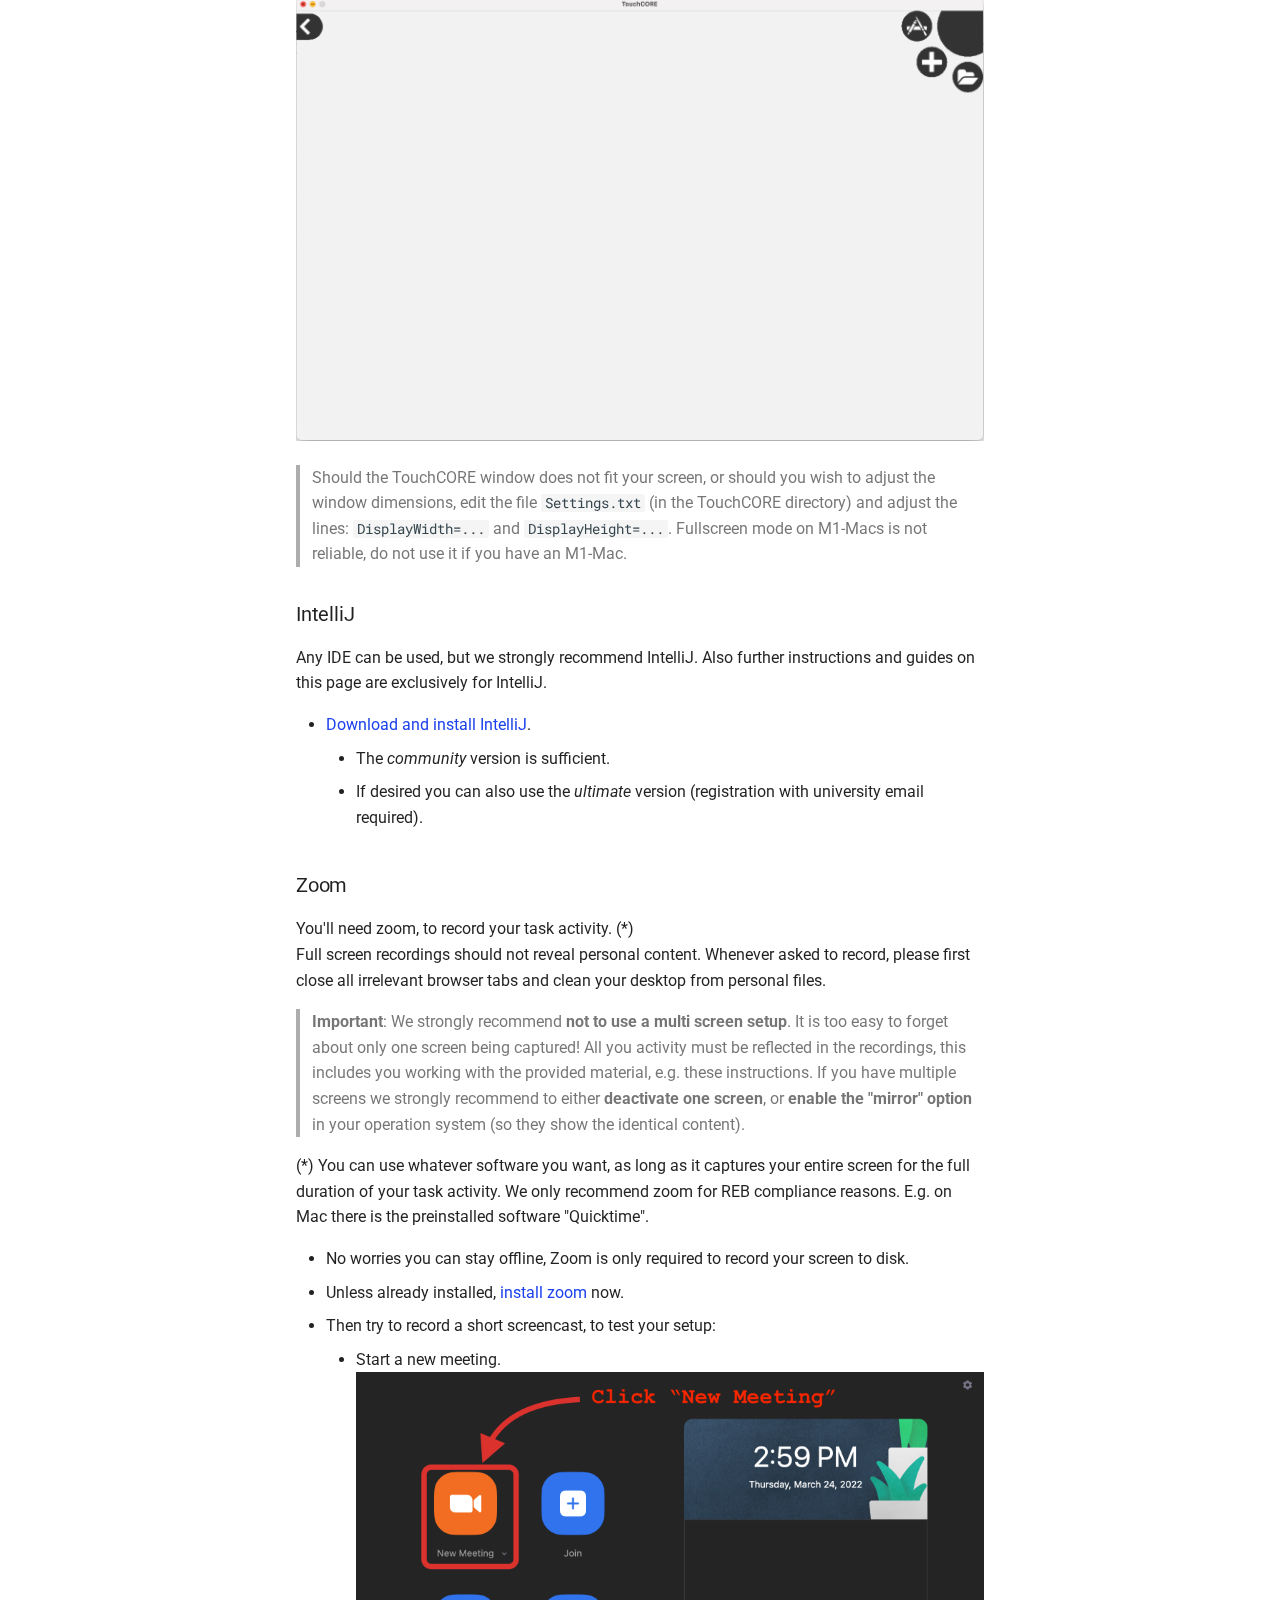
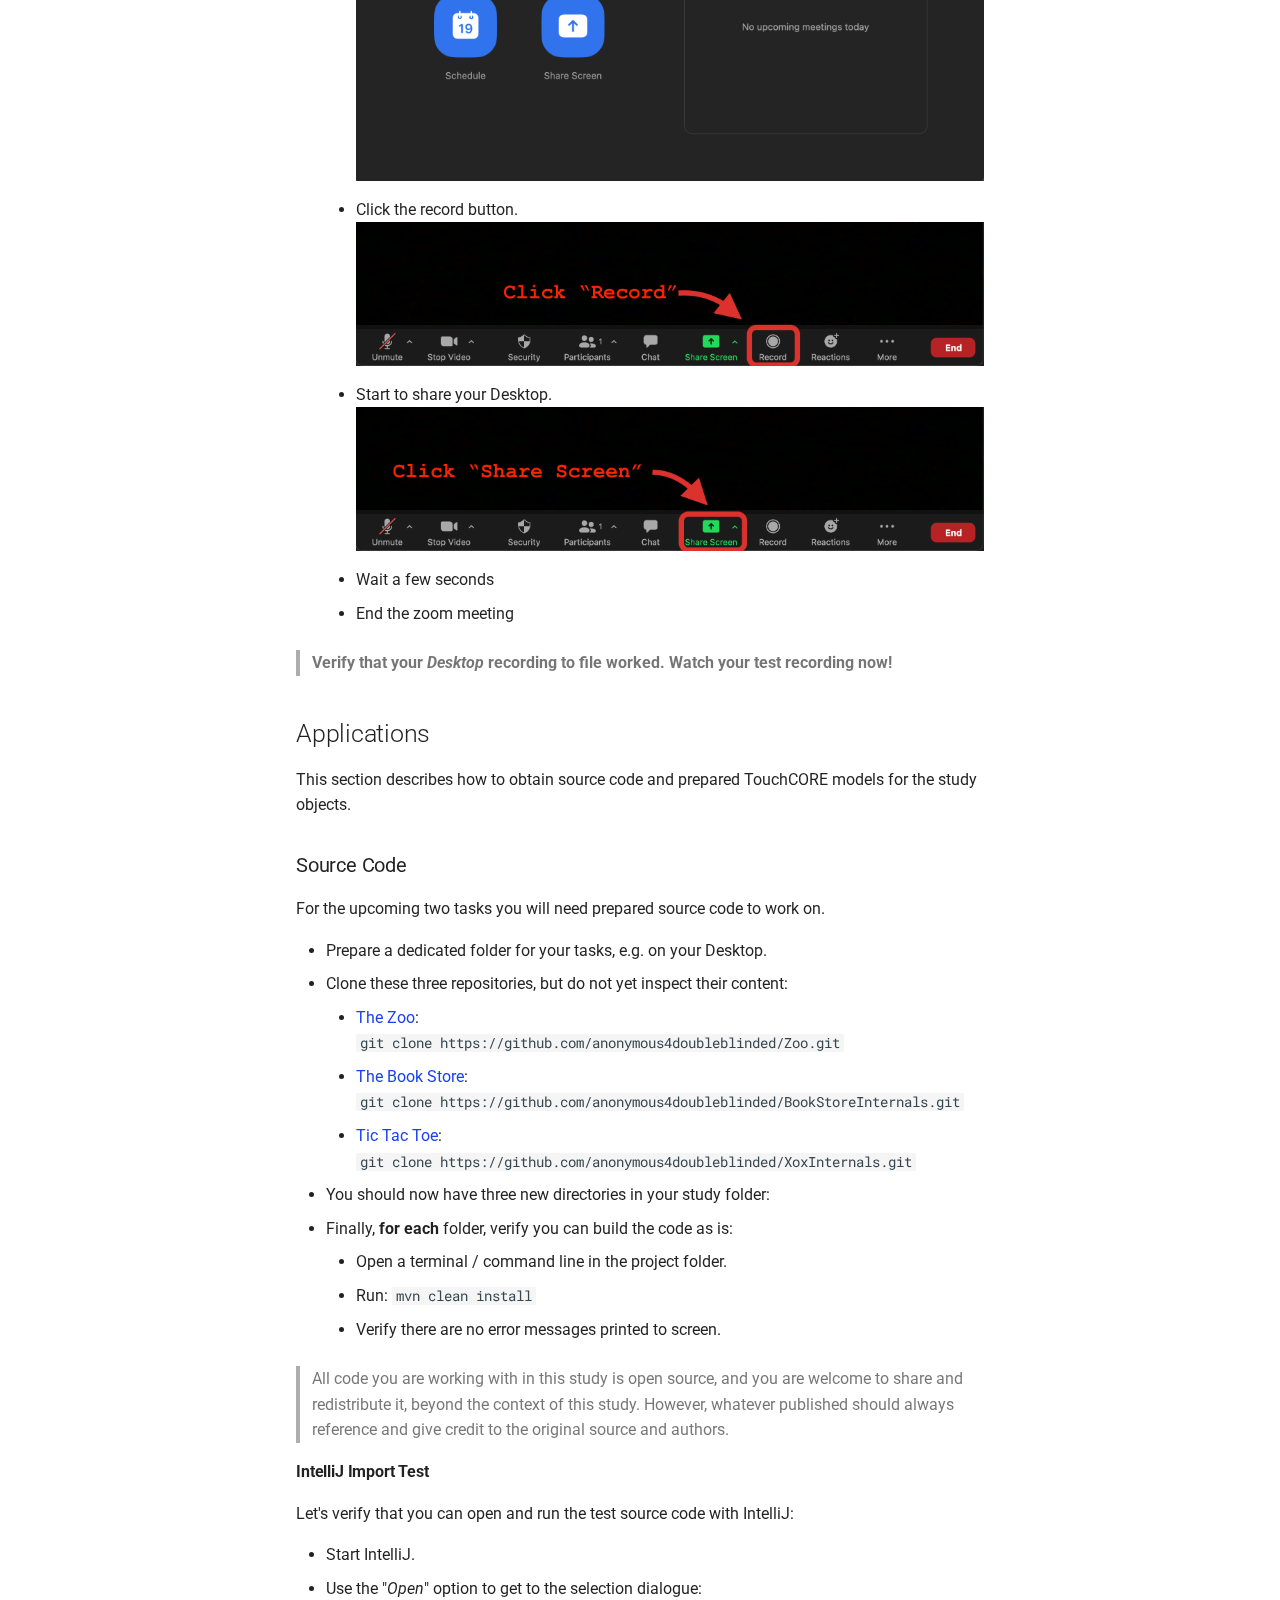
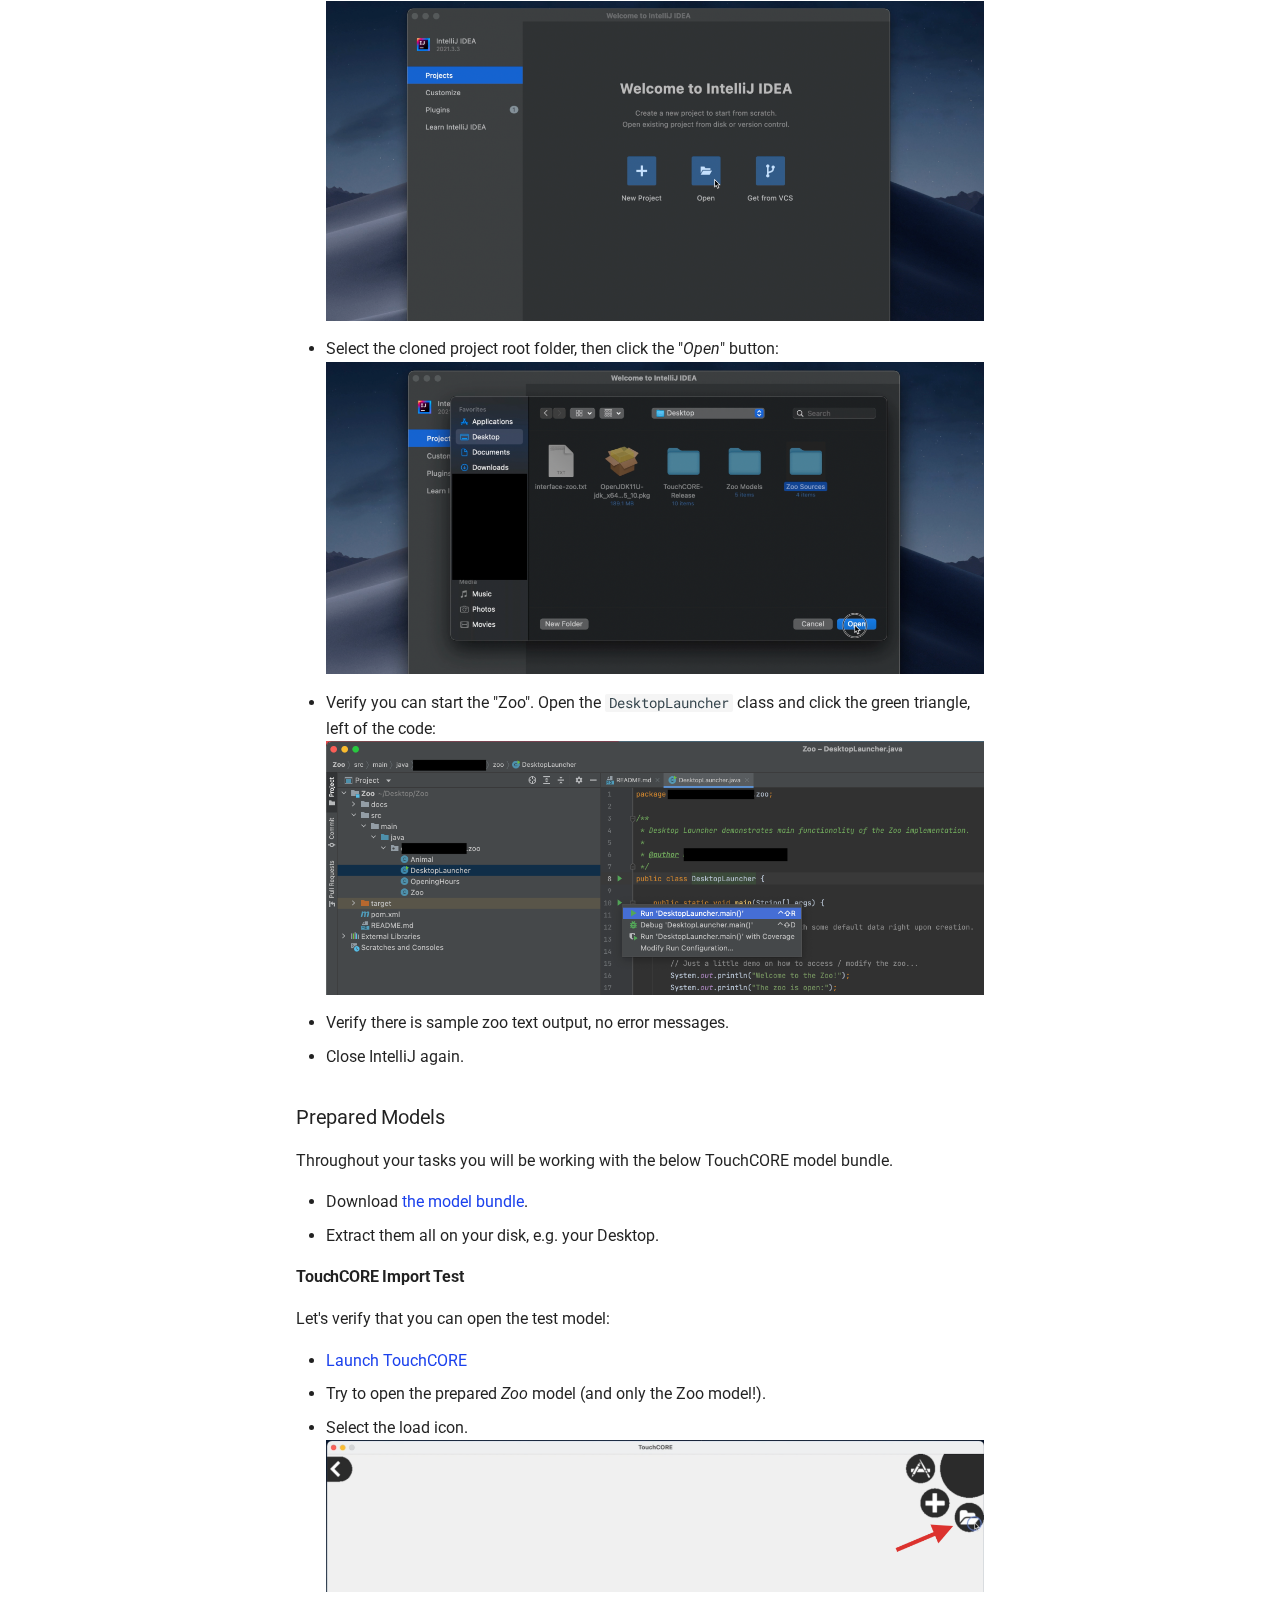
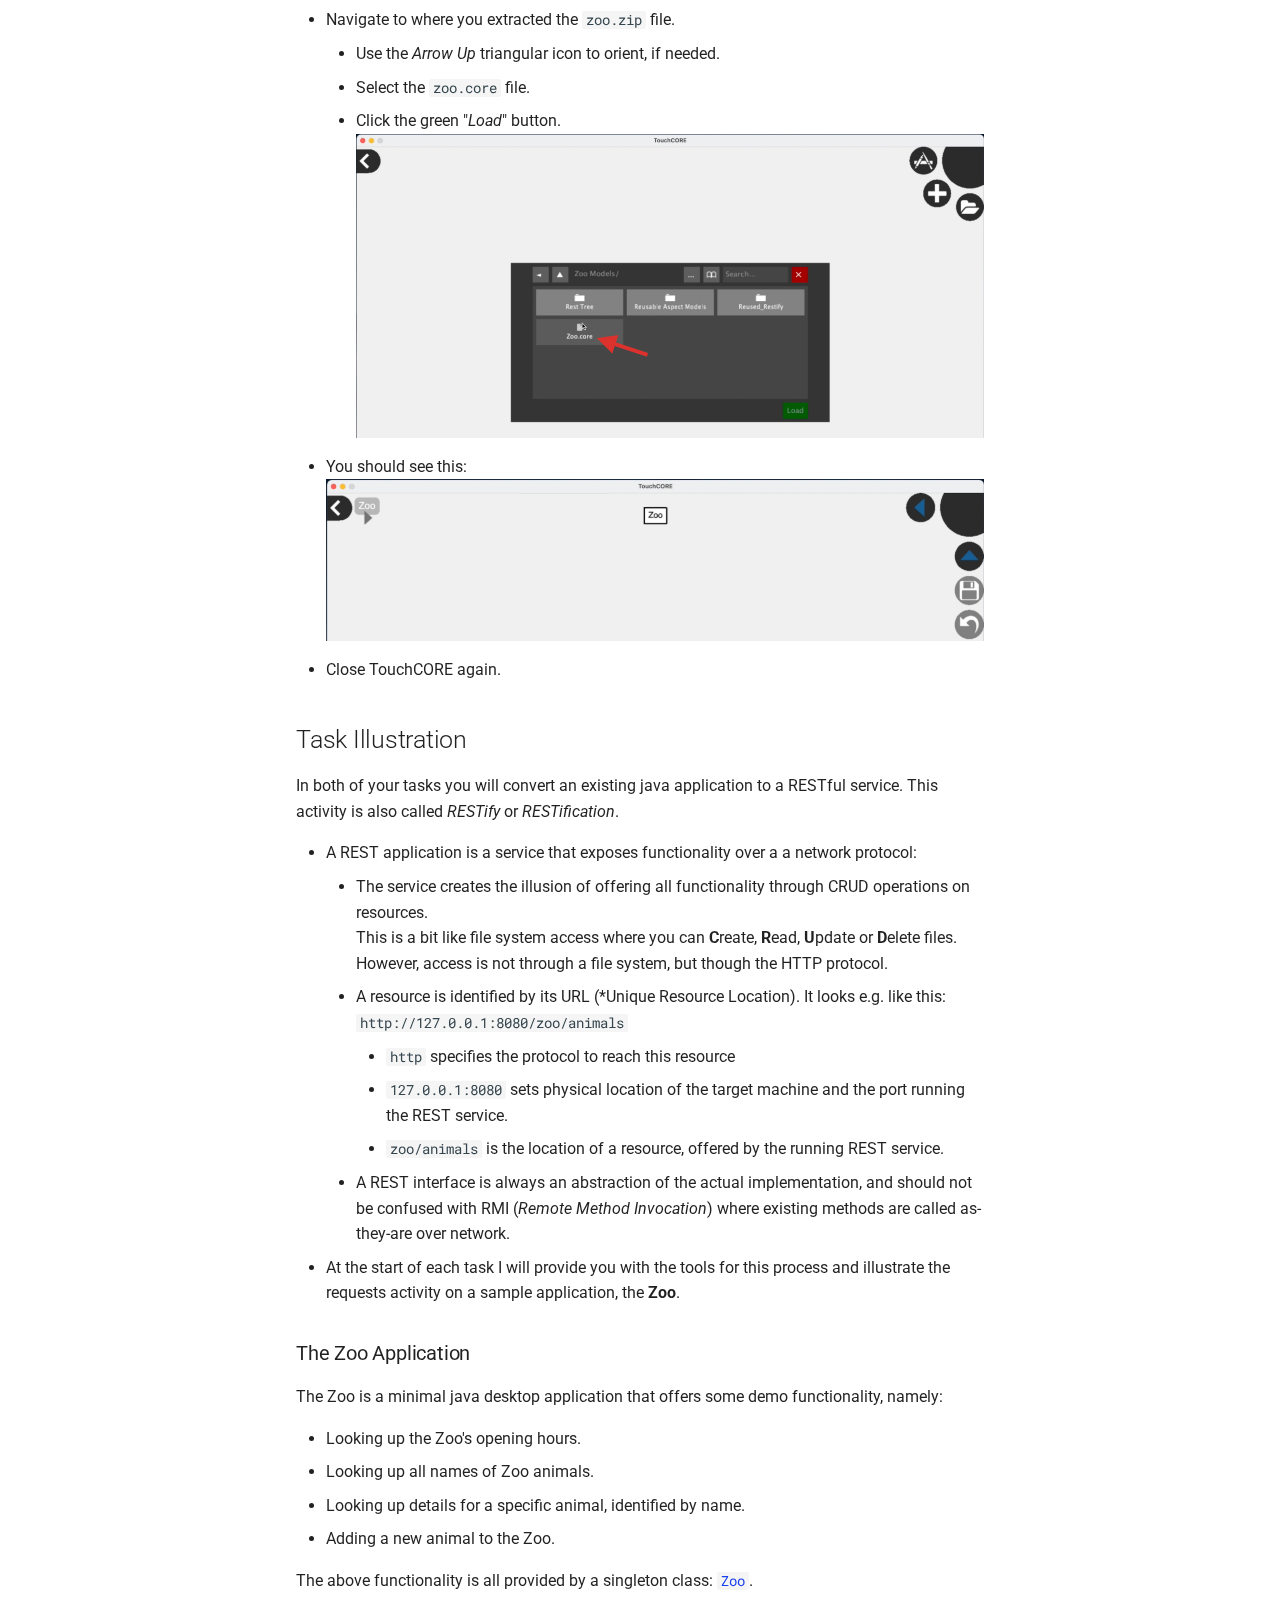
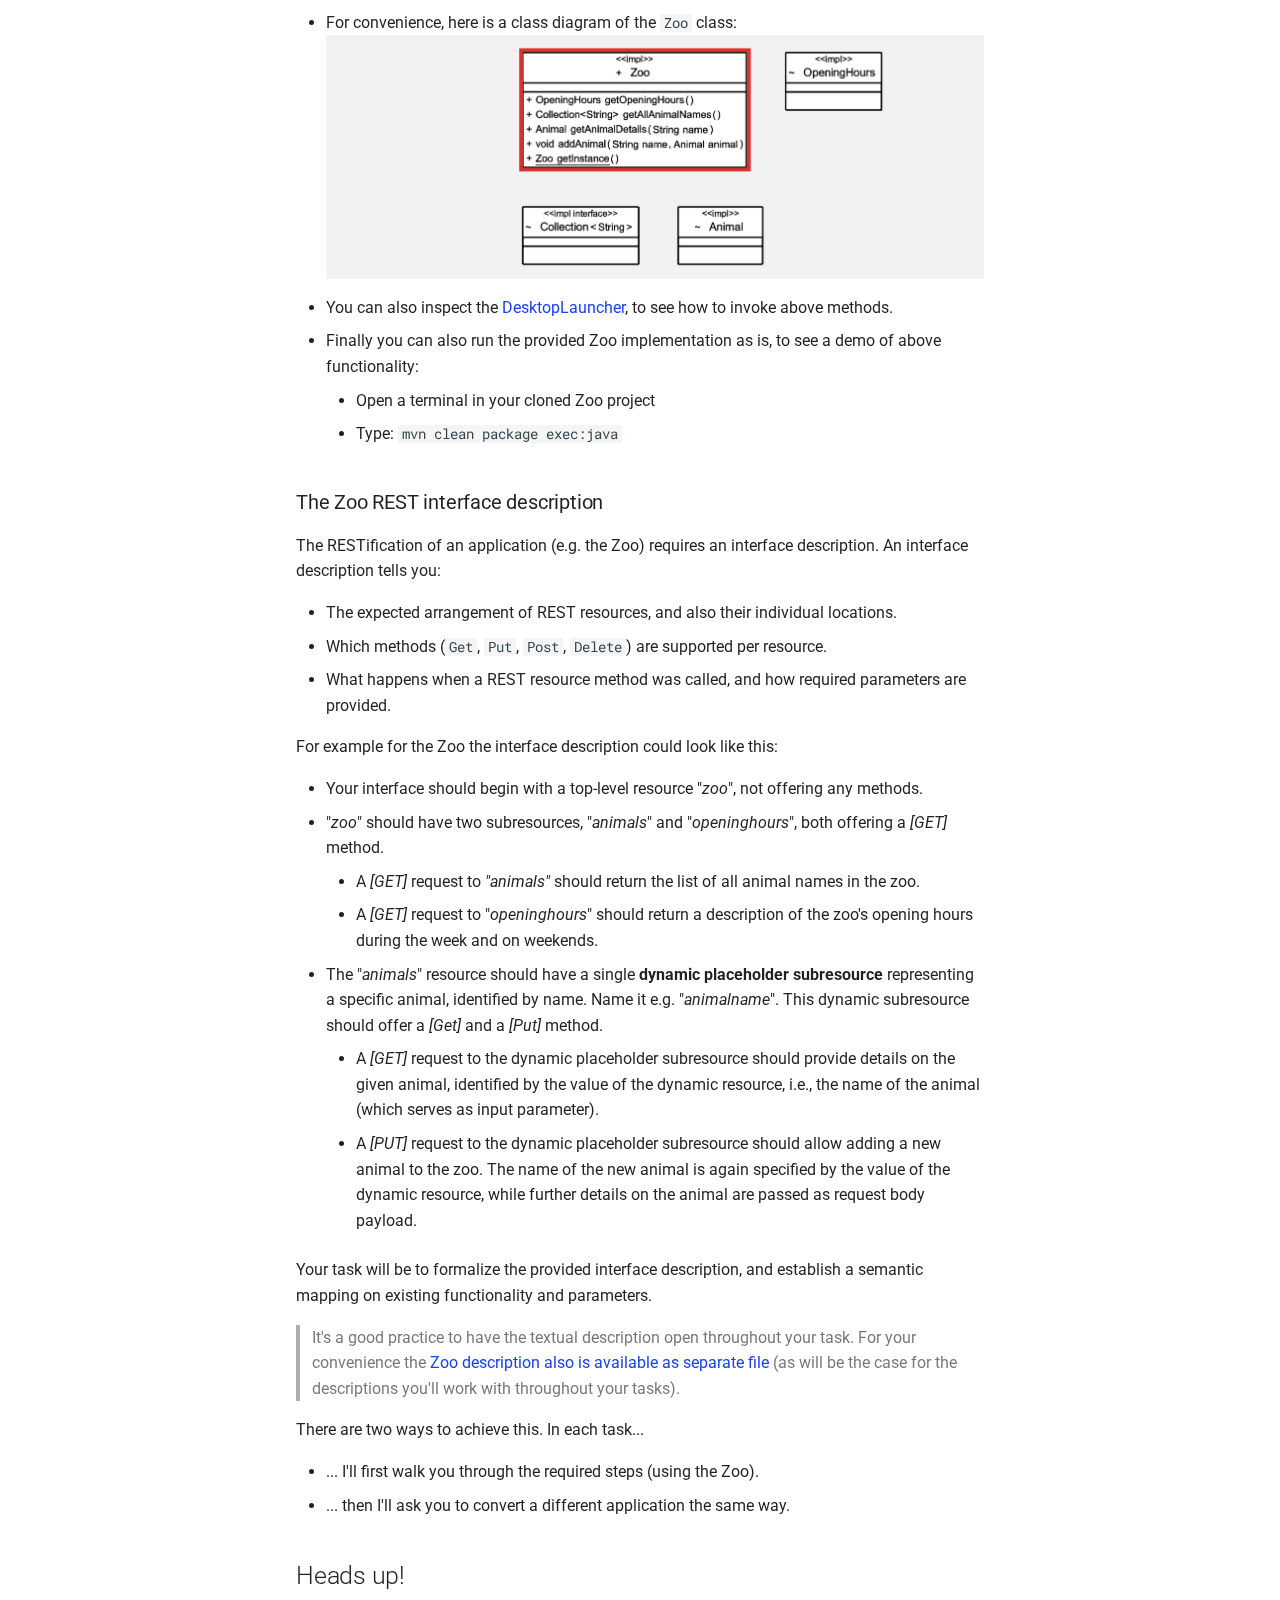
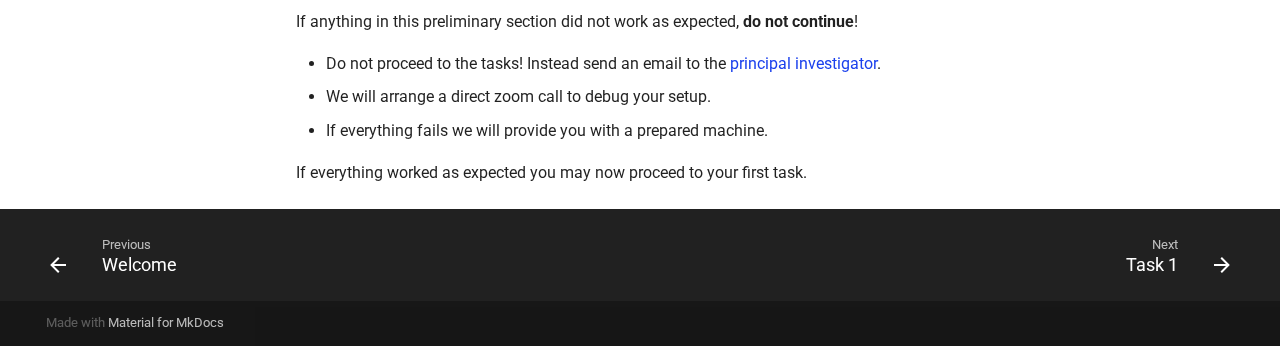
<file: preliminaries/index.html>
<!doctype html>
<html lang="en" class="no-js">
  <head>
    
      <meta charset="utf-8">
      <meta name="viewport" content="width=device-width,initial-scale=1">
      
      
      
        <link rel="canonical" href="https://www.cs.university.country/~secretidentifier/restify/preliminaries/">
      
      <link rel="icon" href="../assets/images/favicon.png">
      <meta name="generator" content="mkdocs-1.2.3, mkdocs-material-8.2.5">
    
    
      
        <title>Preliminaries - University CS RESTify Experiment</title>
      
    
    
      <link rel="stylesheet" href="../assets/stylesheets/main.2d9f7617.min.css">
      
        
        <link rel="stylesheet" href="../assets/stylesheets/palette.e6a45f82.min.css">
        
      
    
    
    
      
        
        
        <link rel="preconnect" href="https://fonts.gstatic.com" crossorigin>
        <link rel="stylesheet" href="https://fonts.googleapis.com/css?family=Roboto:300,300i,400,400i,700,700i%7CRoboto+Mono:400,400i,700,700i&display=fallback">
        <style>:root{--md-text-font:"Roboto";--md-code-font:"Roboto Mono"}</style>
      
    
    
      <link rel="stylesheet" href="../stylesheets/extra.css">
    
    <script>__md_scope=new URL("..",location),__md_get=(e,_=localStorage,t=__md_scope)=>JSON.parse(_.getItem(t.pathname+"."+e)),__md_set=(e,_,t=localStorage,a=__md_scope)=>{try{t.setItem(a.pathname+"."+e,JSON.stringify(_))}catch(e){}}</script>
    
      

    
    
  </head>
  
  
    
    
    
    
    
    <body dir="ltr" data-md-color-scheme="university" data-md-color-primary="" data-md-color-accent="red">
  
    
    
    <input class="md-toggle" data-md-toggle="drawer" type="checkbox" id="__drawer" autocomplete="off">
    <input class="md-toggle" data-md-toggle="search" type="checkbox" id="__search" autocomplete="off">
    <label class="md-overlay" for="__drawer"></label>
    <div data-md-component="skip">
      
        
        <a href="#preliminaries" class="md-skip">
          Skip to content
        </a>
      
    </div>
    <div data-md-component="announce">
      
    </div>
    
    
      

<header class="md-header" data-md-component="header">
  <nav class="md-header__inner md-grid" aria-label="Header">
    <a href=".." title="University CS RESTify Experiment" class="md-header__button md-logo" aria-label="University CS RESTify Experiment" data-md-component="logo">
      
  <img src="../assets/logo.png" alt="logo">

    </a>
    <label class="md-header__button md-icon" for="__drawer">
      <svg xmlns="http://www.w3.org/2000/svg" viewBox="0 0 24 24"><path d="M3 6h18v2H3V6m0 5h18v2H3v-2m0 5h18v2H3v-2z"/></svg>
    </label>
    <div class="md-header__title" data-md-component="header-title">
      <div class="md-header__ellipsis">
        <div class="md-header__topic">
          <span class="md-ellipsis">
            University CS RESTify Experiment
          </span>
        </div>
        <div class="md-header__topic" data-md-component="header-topic">
          <span class="md-ellipsis">
            
              Preliminaries
            
          </span>
        </div>
      </div>
    </div>
    
    
    
      <label class="md-header__button md-icon" for="__search">
        <svg xmlns="http://www.w3.org/2000/svg" viewBox="0 0 24 24"><path d="M9.5 3A6.5 6.5 0 0 1 16 9.5c0 1.61-.59 3.09-1.56 4.23l.27.27h.79l5 5-1.5 1.5-5-5v-.79l-.27-.27A6.516 6.516 0 0 1 9.5 16 6.5 6.5 0 0 1 3 9.5 6.5 6.5 0 0 1 9.5 3m0 2C7 5 5 7 5 9.5S7 14 9.5 14 14 12 14 9.5 12 5 9.5 5z"/></svg>
      </label>
      <div class="md-search" data-md-component="search" role="dialog">
  <label class="md-search__overlay" for="__search"></label>
  <div class="md-search__inner" role="search">
    <form class="md-search__form" name="search">
      <input type="text" class="md-search__input" name="query" aria-label="Search" placeholder="Search" autocapitalize="off" autocorrect="off" autocomplete="off" spellcheck="false" data-md-component="search-query" required>
      <label class="md-search__icon md-icon" for="__search">
        <svg xmlns="http://www.w3.org/2000/svg" viewBox="0 0 24 24"><path d="M9.5 3A6.5 6.5 0 0 1 16 9.5c0 1.61-.59 3.09-1.56 4.23l.27.27h.79l5 5-1.5 1.5-5-5v-.79l-.27-.27A6.516 6.516 0 0 1 9.5 16 6.5 6.5 0 0 1 3 9.5 6.5 6.5 0 0 1 9.5 3m0 2C7 5 5 7 5 9.5S7 14 9.5 14 14 12 14 9.5 12 5 9.5 5z"/></svg>
        <svg xmlns="http://www.w3.org/2000/svg" viewBox="0 0 24 24"><path d="M20 11v2H8l5.5 5.5-1.42 1.42L4.16 12l7.92-7.92L13.5 5.5 8 11h12z"/></svg>
      </label>
      <nav class="md-search__options" aria-label="Search">
        
        <button type="reset" class="md-search__icon md-icon" aria-label="Clear" tabindex="-1">
          <svg xmlns="http://www.w3.org/2000/svg" viewBox="0 0 24 24"><path d="M19 6.41 17.59 5 12 10.59 6.41 5 5 6.41 10.59 12 5 17.59 6.41 19 12 13.41 17.59 19 19 17.59 13.41 12 19 6.41z"/></svg>
        </button>
      </nav>
      
    </form>
    <div class="md-search__output">
      <div class="md-search__scrollwrap" data-md-scrollfix>
        <div class="md-search-result" data-md-component="search-result">
          <div class="md-search-result__meta">
            Initializing search
          </div>
          <ol class="md-search-result__list"></ol>
        </div>
      </div>
    </div>
  </div>
</div>
    
    
  </nav>
  
</header>
    
    <div class="md-container" data-md-component="container">
      
      
        
          
        
      
      <main class="md-main" data-md-component="main">
        <div class="md-main__inner md-grid">
          
            
              
              <div class="md-sidebar md-sidebar--primary" data-md-component="sidebar" data-md-type="navigation" >
                <div class="md-sidebar__scrollwrap">
                  <div class="md-sidebar__inner">
                    


<nav class="md-nav md-nav--primary" aria-label="Navigation" data-md-level="0">
  <label class="md-nav__title" for="__drawer">
    <a href=".." title="University CS RESTify Experiment" class="md-nav__button md-logo" aria-label="University CS RESTify Experiment" data-md-component="logo">
      
  <img src="../assets/logo.png" alt="logo">

    </a>
    University CS RESTify Experiment
  </label>
  
  <ul class="md-nav__list" data-md-scrollfix>
    
      
      
      

  
  
  
    <li class="md-nav__item">
      <a href=".." class="md-nav__link">
        Welcome
      </a>
    </li>
  

    
      
      
      

  
  
    
  
  
    <li class="md-nav__item md-nav__item--active">
      
      <input class="md-nav__toggle md-toggle" data-md-toggle="toc" type="checkbox" id="__toc">
      
      
        
      
      
        <label class="md-nav__link md-nav__link--active" for="__toc">
          Preliminaries
          <span class="md-nav__icon md-icon"></span>
        </label>
      
      <a href="./" class="md-nav__link md-nav__link--active">
        Preliminaries
      </a>
      
        

<nav class="md-nav md-nav--secondary" aria-label="Table of contents">
  
  
  
    
  
  
    <label class="md-nav__title" for="__toc">
      <span class="md-nav__icon md-icon"></span>
      Table of contents
    </label>
    <ul class="md-nav__list" data-md-component="toc" data-md-scrollfix>
      
        <li class="md-nav__item">
  <a href="#software" class="md-nav__link">
    Software
  </a>
  
    <nav class="md-nav" aria-label="Software">
      <ul class="md-nav__list">
        
          <li class="md-nav__item">
  <a href="#java" class="md-nav__link">
    Java
  </a>
  
</li>
        
          <li class="md-nav__item">
  <a href="#maven" class="md-nav__link">
    Maven
  </a>
  
</li>
        
          <li class="md-nav__item">
  <a href="#touchcore" class="md-nav__link">
    TouchCORE
  </a>
  
</li>
        
          <li class="md-nav__item">
  <a href="#intellij" class="md-nav__link">
    IntelliJ
  </a>
  
</li>
        
          <li class="md-nav__item">
  <a href="#zoom" class="md-nav__link">
    Zoom
  </a>
  
</li>
        
      </ul>
    </nav>
  
</li>
      
        <li class="md-nav__item">
  <a href="#applications" class="md-nav__link">
    Applications
  </a>
  
    <nav class="md-nav" aria-label="Applications">
      <ul class="md-nav__list">
        
          <li class="md-nav__item">
  <a href="#source-code" class="md-nav__link">
    Source Code
  </a>
  
    <nav class="md-nav" aria-label="Source Code">
      <ul class="md-nav__list">
        
          <li class="md-nav__item">
  <a href="#intellij-import-test" class="md-nav__link">
    IntelliJ Import Test
  </a>
  
</li>
        
      </ul>
    </nav>
  
</li>
        
          <li class="md-nav__item">
  <a href="#prepared-models" class="md-nav__link">
    Prepared Models
  </a>
  
    <nav class="md-nav" aria-label="Prepared Models">
      <ul class="md-nav__list">
        
          <li class="md-nav__item">
  <a href="#touchcore-import-test" class="md-nav__link">
    TouchCORE Import Test
  </a>
  
</li>
        
      </ul>
    </nav>
  
</li>
        
      </ul>
    </nav>
  
</li>
      
        <li class="md-nav__item">
  <a href="#task-illustration" class="md-nav__link">
    Task Illustration
  </a>
  
    <nav class="md-nav" aria-label="Task Illustration">
      <ul class="md-nav__list">
        
          <li class="md-nav__item">
  <a href="#the-zoo-application" class="md-nav__link">
    The Zoo Application
  </a>
  
</li>
        
          <li class="md-nav__item">
  <a href="#the-zoo-rest-interface-description" class="md-nav__link">
    The Zoo REST interface description
  </a>
  
</li>
        
      </ul>
    </nav>
  
</li>
      
        <li class="md-nav__item">
  <a href="#heads-up" class="md-nav__link">
    Heads up!
  </a>
  
</li>
      
    </ul>
  
</nav>
      
    </li>
  

    
      
      
      

  
  
  
    <li class="md-nav__item">
      <a href="../task1/" class="md-nav__link">
        Task 1
      </a>
    </li>
  

    
      
      
      

  
  
  
    <li class="md-nav__item">
      <a href="../task2/" class="md-nav__link">
        Task 2
      </a>
    </li>
  

    
      
      
      

  
  
  
    <li class="md-nav__item">
      <a href="../upload/" class="md-nav__link">
        Upload
      </a>
    </li>
  

    
  </ul>
</nav>
                  </div>
                </div>
              </div>
            
            
              
              <div class="md-sidebar md-sidebar--secondary" data-md-component="sidebar" data-md-type="toc" >
                <div class="md-sidebar__scrollwrap">
                  <div class="md-sidebar__inner">
                    

<nav class="md-nav md-nav--secondary" aria-label="Table of contents">
  
  
  
    
  
  
    <label class="md-nav__title" for="__toc">
      <span class="md-nav__icon md-icon"></span>
      Table of contents
    </label>
    <ul class="md-nav__list" data-md-component="toc" data-md-scrollfix>
      
        <li class="md-nav__item">
  <a href="#software" class="md-nav__link">
    Software
  </a>
  
    <nav class="md-nav" aria-label="Software">
      <ul class="md-nav__list">
        
          <li class="md-nav__item">
  <a href="#java" class="md-nav__link">
    Java
  </a>
  
</li>
        
          <li class="md-nav__item">
  <a href="#maven" class="md-nav__link">
    Maven
  </a>
  
</li>
        
          <li class="md-nav__item">
  <a href="#touchcore" class="md-nav__link">
    TouchCORE
  </a>
  
</li>
        
          <li class="md-nav__item">
  <a href="#intellij" class="md-nav__link">
    IntelliJ
  </a>
  
</li>
        
          <li class="md-nav__item">
  <a href="#zoom" class="md-nav__link">
    Zoom
  </a>
  
</li>
        
      </ul>
    </nav>
  
</li>
      
        <li class="md-nav__item">
  <a href="#applications" class="md-nav__link">
    Applications
  </a>
  
    <nav class="md-nav" aria-label="Applications">
      <ul class="md-nav__list">
        
          <li class="md-nav__item">
  <a href="#source-code" class="md-nav__link">
    Source Code
  </a>
  
    <nav class="md-nav" aria-label="Source Code">
      <ul class="md-nav__list">
        
          <li class="md-nav__item">
  <a href="#intellij-import-test" class="md-nav__link">
    IntelliJ Import Test
  </a>
  
</li>
        
      </ul>
    </nav>
  
</li>
        
          <li class="md-nav__item">
  <a href="#prepared-models" class="md-nav__link">
    Prepared Models
  </a>
  
    <nav class="md-nav" aria-label="Prepared Models">
      <ul class="md-nav__list">
        
          <li class="md-nav__item">
  <a href="#touchcore-import-test" class="md-nav__link">
    TouchCORE Import Test
  </a>
  
</li>
        
      </ul>
    </nav>
  
</li>
        
      </ul>
    </nav>
  
</li>
      
        <li class="md-nav__item">
  <a href="#task-illustration" class="md-nav__link">
    Task Illustration
  </a>
  
    <nav class="md-nav" aria-label="Task Illustration">
      <ul class="md-nav__list">
        
          <li class="md-nav__item">
  <a href="#the-zoo-application" class="md-nav__link">
    The Zoo Application
  </a>
  
</li>
        
          <li class="md-nav__item">
  <a href="#the-zoo-rest-interface-description" class="md-nav__link">
    The Zoo REST interface description
  </a>
  
</li>
        
      </ul>
    </nav>
  
</li>
      
        <li class="md-nav__item">
  <a href="#heads-up" class="md-nav__link">
    Heads up!
  </a>
  
</li>
      
    </ul>
  
</nav>
                  </div>
                </div>
              </div>
            
          
          <div class="md-content" data-md-component="content">
            <article class="md-content__inner md-typeset">
              
                


<h1 id="preliminaries">Preliminaries</h1>
<h2 id="software">Software</h2>
<p>Let's first check that you have all required software installed on your machine.</p>
<blockquote>
<p>If you are not able to install the required software, you can still participate in the study. Please <a href="mailto:anonymous.researcher@university.country">contact the P.I.</a> to schedule access to a lab computer.</p>
</blockquote>
<h3 id="java">Java</h3>
<p>You will need Java, version <code>11.0.5</code>. Unfortunately it has to be <strong>exactly</strong> this version for compatibility with TouchCORE.</p>
<ul>
<li>Verify your java version with <code>java -version</code></li>
<li>If the output is <strong>not exactly 11.0.5</strong>, install it:</li>
</ul>
<div class="tabbed-set tabbed-alternate" data-tabs="1:3"><input checked="checked" id="__tabbed_1_1" name="__tabbed_1" type="radio" /><input id="__tabbed_1_2" name="__tabbed_1" type="radio" /><input id="__tabbed_1_3" name="__tabbed_1" type="radio" /><div class="tabbed-labels"><label for="__tabbed_1_1">Mac OS</label><label for="__tabbed_1_2">Linux</label><label for="__tabbed_1_3">Windows</label></div>
<div class="tabbed-content">
<div class="tabbed-block">
<ul>
<li>Download the <a href="../../../1105/OpenJDK11U-jdk_x64_mac_hotspot_11.0.5_10.pkg">JDK 11.0.5 MacOS package</a>.</li>
<li>Double click the downloaded <code>.pkg</code> file.</li>
<li>Follow the install instructions.</li>
</ul>
</div>
<div class="tabbed-block">
<ul>
<li>Download the <a href="../../../1105/OpenJDK11U-jdk_x64_linux_hotspot_11.0.5_10.tar.gz">JDK 11.0.5 Linux package</a>.</li>
<li>Extract the file: <code>tar xvf *.tar.gz</code></li>
<li><a href="https://docs.oracle.com/cd/E19062-01/sun.mgmt.ctr36/819-5418/gaznb/index.html">Add the contained commands to your path</a>:<ul>
<li>Set the JAVA_HOME and update your PATH in your <code>~/.bashrc</code> file:<ul>
<li>Extend path: <code>PATH=$PATH:/wherever/you/extracted/it/jdk-.../bin/</code></li>
<li>Set java home: <code>JAVA_HOME=/wherever/you/extracted/it/jdk-...</code></li>
</ul>
</li>
<li>Open a new terminal or type: <code>source ~/.bashrc</code></li>
</ul>
</li>
</ul>
</div>
<div class="tabbed-block">
<ul>
<li>Download the JDK 11.0.5 <a href="../../../1105/OpenJDK11U-jdk_x64_windows_hotspot_11.0.5_10.msi">MSI</a> or <a href="../../../1105/OpenJDK11U-jdk_x64_windows_hotspot_11.0.5_10.zip">ZIP</a> installer.</li>
<li>Double click the downloaded file.</li>
<li>Follow the install instructions.</li>
</ul>
</div>
</div>
</div>
<blockquote>
<p><strong>After installation</strong>, verify that <strong>11.0.5 is now the default installed version</strong>.<br />
Type again: <code>java -version</code>, check the output.</p>
</blockquote>
<h3 id="maven">Maven</h3>
<p>You will need the java build tool <em>Maven</em>.</p>
<ul>
<li>Test if your system has the <code>mvn</code> command.</li>
<li>If missing, install it:</li>
</ul>
<div class="tabbed-set tabbed-alternate" data-tabs="2:3"><input checked="checked" id="__tabbed_2_1" name="__tabbed_2" type="radio" /><input id="__tabbed_2_2" name="__tabbed_2" type="radio" /><input id="__tabbed_2_3" name="__tabbed_2" type="radio" /><div class="tabbed-labels"><label for="__tabbed_2_1">Mac OS</label><label for="__tabbed_2_2">Linux</label><label for="__tabbed_2_3">Windows</label></div>
<div class="tabbed-content">
<div class="tabbed-block">
<ul>
<li>Unless already installed, <a href="https://brew.sh/">get the <code>brew</code> package manager</a>.</li>
<li>Install maven:<br />
<code>brew install maven</code></li>
</ul>
</div>
<div class="tabbed-block">
<ul>
<li>Use the <code>apt</code> package manager to install maven:<br />
<code>sudo apt install maven</code></li>
</ul>
</div>
<div class="tabbed-block">
<ul>
<li>Download the <a href="https://maven.apache.org/download.cgi">graphical install wizard</a>.</li>
<li>Double click it and follow the instructions.</li>
</ul>
</div>
</div>
</div>
<h3 id="touchcore">TouchCORE</h3>
<p>You need a special TouchCORE release, built for this study. Older TouchCORE versions are not compatible.</p>
<ul>
<li>Download the study release here: <a href="../../../touchcorestudyrelease/touchcore-study-release.zip">TouchCORE (RESTify Study / JAR)</a></li>
<li>Extract the downloaded zip file.</li>
</ul>
<blockquote>
<p>You <strong>can not</strong> use an older version of TouchCORE. The required features are only contained in the above version.</p>
</blockquote>
<ul>
<li>Verify you can start it:</li>
</ul>
<div class="tabbed-set tabbed-alternate" data-tabs="3:3"><input checked="checked" id="__tabbed_3_1" name="__tabbed_3" type="radio" /><input id="__tabbed_3_2" name="__tabbed_3" type="radio" /><input id="__tabbed_3_3" name="__tabbed_3" type="radio" /><div class="tabbed-labels"><label for="__tabbed_3_1">Mac/Linux + Intel/AMD CPU</label><label for="__tabbed_3_2">Mac + M1 CPU</label><label for="__tabbed_3_3">Windows</label></div>
<div class="tabbed-content">
<div class="tabbed-block">
<p><code>java -jar TouchCORE.jar</code></p>
</div>
<div class="tabbed-block">
<p><code>softwareupdate --install-rosetta</code> (only first time)<br />
<code>java -jar TouchCORE.jar</code></p>
</div>
<div class="tabbed-block">
<p><code>java -jar TouchCORE.jar</code><br />
 If the TouchCORE window shows black bars, or if mouse clicks are displaced from the cursor location, please set <em>Windows virtual pixel scaling</em> to <code>100%</code>. Then log out of Windows and log in again:<br />
 TouchCORE with black bars:<br />
<img alt="windows-black-bars" src="../captures/windows-black-bars.png" /><br />
 Windows settings to fix black bars and mouse displacement:<br />
<img alt="windows-pixel-fix" src="../captures/windows-pixel-fix.png" /></p>
</div>
</div>
</div>
<p>You should now see this:<br />
<img alt="touchcore-start" src="../captures/touchcore-start.png" /></p>
<blockquote>
<p>Should the TouchCORE window does not fit your screen, or should you wish to adjust the window dimensions, edit the file <code>Settings.txt</code> (in the TouchCORE directory) and adjust the lines: <code>DisplayWidth=...</code> and <code>DisplayHeight=...</code>. Fullscreen mode on M1-Macs is not reliable, do not use it if you have an M1-Mac.</p>
</blockquote>
<h3 id="intellij">IntelliJ</h3>
<p>Any IDE can be used, but we strongly recommend IntelliJ. Also further instructions and guides on this page are exclusively for IntelliJ.</p>
<ul>
<li><a href="https://www.jetbrains.com/idea/download/">Download and install IntelliJ</a>.<ul>
<li>The <em>community</em> version is sufficient.</li>
<li>If desired you can also use the <em>ultimate</em> version (registration with university email required).</li>
</ul>
</li>
</ul>
<h3 id="zoom">Zoom</h3>
<p>You'll need zoom, to record your task activity. (*)<br />
Full screen recordings should not reveal personal content. Whenever asked to record, please first close all irrelevant browser tabs and clean your desktop from personal files.</p>
<blockquote>
<p><strong>Important</strong>: We strongly recommend <strong>not to use a multi screen setup</strong>. It is too easy to forget about only one screen being captured! All you activity must be reflected in the recordings, this includes you working with the provided material, e.g. these instructions. If you have multiple screens we strongly recommend to either <strong>deactivate one screen</strong>, or <strong>enable the "mirror" option</strong> in your operation system (so they show the identical content).</p>
</blockquote>
<p>(*) You can use whatever software you want, as long as it captures your entire screen for the full duration of your task activity. We only recommend zoom for REB compliance reasons. E.g. on Mac there is the preinstalled software "Quicktime".</p>
<ul>
<li>No worries you can stay offline, Zoom is only required to record your screen to disk.</li>
<li>Unless already installed, <a href="https://zoom.us/download">install zoom</a> now.</li>
<li>Then try to record a short screencast, to test your setup:<ul>
<li>Start a new meeting.<br />
<img alt="zoom1" src="../captures/zoom1.png" /></li>
<li>Click the record button.<br />
<img alt="zoom2a" src="../captures/zoom2a.png" /></li>
<li>Start to share your Desktop.<br />
<img alt="zoom2b" src="../captures/zoom2b.png" /></li>
<li>Wait a few seconds</li>
<li>End the zoom meeting</li>
</ul>
</li>
</ul>
<blockquote>
<p><strong>Verify that your <em>Desktop</em> recording to file worked. Watch your test recording now!</strong></p>
</blockquote>
<h2 id="applications">Applications</h2>
<p>This section describes how to obtain source code and prepared TouchCORE models for the study objects.</p>
<h3 id="source-code">Source Code</h3>
<p>For the upcoming two tasks you will need prepared source code to work on.  </p>
<ul>
<li>Prepare a dedicated folder for your tasks, e.g. on your Desktop.</li>
<li>Clone these three repositories, but do not yet inspect their content:<ul>
<li><a href="https://github.com/anonymous4doubleblinded/Zoo">The Zoo</a>:<br />
<code>git clone https://github.com/anonymous4doubleblinded/Zoo.git</code></li>
<li><a href="https://github.com/anonymous4doubleblinded/BookStoreInternals">The Book Store</a>:<br />
<code>git clone https://github.com/anonymous4doubleblinded/BookStoreInternals.git</code></li>
<li><a href="https://github.com/anonymous4doubleblinded/XoxInternals">Tic Tac Toe</a>:<br />
<code>git clone https://github.com/anonymous4doubleblinded/XoxInternals.git</code></li>
</ul>
</li>
<li>You should now have three new directories in your study folder:</li>
<li>Finally, <strong>for each</strong> folder, verify you can build the code as is:<ul>
<li>Open a terminal / command line in the project folder.</li>
<li>Run: <code>mvn clean install</code></li>
<li>Verify there are no error messages printed to screen.</li>
</ul>
</li>
</ul>
<blockquote>
<p>All code you are working with in this study is open source, and you are welcome to share and redistribute it, beyond the context of this study. However, whatever published should always reference and give credit to the original source and authors.</p>
</blockquote>
<h4 id="intellij-import-test">IntelliJ Import Test</h4>
<p>Let's verify that you can open and run the test source code with IntelliJ:</p>
<ul>
<li>Start IntelliJ.</li>
<li>Use the "<em>Open</em>" option to get to the selection dialogue:
<img alt="open-1" src="../captures/intellij/open-1.png" /></li>
<li>Select the cloned project root folder, then click the "<em>Open</em>" button:<br />
<img alt="open-2" src="../captures/intellij/open-2.png" /></li>
<li>Verify you can start the "Zoo". Open the <code>DesktopLauncher</code> class and click the green triangle, left of the code:<br />
<img alt="legacylaunch" src="../captures/intellij/legacylaunch.png" /></li>
<li>Verify there is sample zoo text output, no error messages.</li>
<li>Close IntelliJ again.</li>
</ul>
<h3 id="prepared-models">Prepared Models</h3>
<p>Throughout your tasks you will be working with the below TouchCORE model bundle.</p>
<ul>
<li>Download <a href="../../../studymodels/studymodels.zip">the model bundle</a>.</li>
<li>Extract them all on your disk, e.g. your Desktop.</li>
</ul>
<h4 id="touchcore-import-test">TouchCORE Import Test</h4>
<p>Let's verify that you can open the test model:</p>
<ul>
<li><a href="#touchcore">Launch TouchCORE</a></li>
<li>Try to open the prepared <em>Zoo</em> model (and only the Zoo model!).</li>
<li>Select the load icon.
<img alt="loadicon" src="../captures/touchcoreui/folder.png" /></li>
<li>Navigate to where you extracted the <code>zoo.zip</code> file.<ul>
<li>Use the <em>Arrow Up</em> triangular icon to orient, if needed.</li>
<li>Select the <code>zoo.core</code> file.</li>
<li>Click the green "<em>Load</em>" button.<br />
<img alt="loadcore" src="../captures/touchcoreui/loadcore.png" /></li>
</ul>
</li>
<li>You should see this:
<img alt="zooloaded" src="../captures/touchcoreui/zooloaded.png" /></li>
<li>Close TouchCORE again.</li>
</ul>
<h2 id="task-illustration">Task Illustration</h2>
<p>In both of your tasks you will convert an existing java application to a RESTful service. This activity is also called <em>RESTify</em> or <em>RESTification</em>.  </p>
<ul>
<li>A REST application is a service that exposes functionality over a a network protocol:<ul>
<li>The service creates the illusion of offering all functionality through CRUD operations on resources.<br />
This is a bit like file system access where you can <strong>C</strong>reate, <strong>R</strong>ead, <strong>U</strong>pdate or <strong>D</strong>elete files.<br />
However, access is not through a file system, but though the HTTP protocol.</li>
<li>A resource is identified by its URL (*Unique Resource Location). It looks e.g. like this:<br />
<code>http://127.0.0.1:8080/zoo/animals</code><ul>
<li><code>http</code> specifies the protocol to reach this resource</li>
<li><code>127.0.0.1:8080</code> sets physical location of the target machine and the port running the REST service.</li>
<li><code>zoo/animals</code> is the location of a resource, offered by the running REST service.</li>
</ul>
</li>
<li>A REST interface is always an abstraction of the actual implementation, and should not be confused with RMI (<em>Remote Method Invocation</em>) where existing methods are called as-they-are over network.</li>
</ul>
</li>
<li>At the start of each task I will provide you with the tools for this process and illustrate the requests activity on a sample application, the <strong>Zoo</strong>.</li>
</ul>
<h3 id="the-zoo-application">The Zoo Application</h3>
<p>The Zoo is a minimal java desktop application that offers some demo functionality, namely:</p>
<ul>
<li>Looking up the Zoo's opening hours.</li>
<li>Looking up all names of Zoo animals.</li>
<li>Looking up details for a specific animal, identified by name.</li>
<li>Adding a new animal to the Zoo.</li>
</ul>
<p>The above functionality is all provided by a singleton class: <a href="https://anonymous4doubleblinded.github.io/Zoo/eu/anonymous4doubleblinded/zoo/Zoo.html"><code>Zoo</code></a>.  </p>
<ul>
<li>For convenience, here is a class diagram of the <code>Zoo</code> class:<br />
<img alt="zoo" src="../captures/zoo-bl.png" /></li>
<li>You can also inspect the <a href="https://github.com/anonymous4doubleblinded/Zoo/blob/master/src/main/java/eu/anonymous4doubleblinded/zoo/DesktopLauncher.java">DesktopLauncher</a>, to see how to invoke above methods.</li>
<li>Finally you can also run the provided Zoo implementation as is, to see a demo of above functionality:<ul>
<li>Open a terminal in your cloned Zoo project</li>
<li>Type: <code>mvn clean package exec:java</code></li>
</ul>
</li>
</ul>
<h3 id="the-zoo-rest-interface-description">The Zoo REST interface description</h3>
<p>The RESTification of an application (e.g. the Zoo) requires an interface description. An interface description tells you:</p>
<ul>
<li>The expected arrangement of REST resources, and also their individual locations.</li>
<li>Which methods (<code>Get</code>, <code>Put</code>, <code>Post</code>, <code>Delete</code>) are supported per resource.</li>
<li>What happens when a REST resource  method was called, and how required parameters are provided.</li>
</ul>
<p>For example for the Zoo the interface description could look like this:  </p>
<ul>
<li>Your interface should begin with a top-level resource "<em>zoo</em>", not offering any methods.</li>
<li>"<em>zoo</em>" should have two subresources, "<em>animals</em>" and "<em>openinghours</em>", both offering a <em>[GET]</em> method.<ul>
<li>A <em>[GET]</em> request to <em>"animals"</em> should return the list of all animal names in the zoo.</li>
<li>A <em>[GET]</em> request to "<em>openinghours</em>" should return a description of the zoo's opening hours during the week and on weekends.</li>
</ul>
</li>
<li>The "<em>animals</em>" resource should have a single <strong>dynamic placeholder subresource</strong> representing a specific animal, identified by name. Name it e.g. "<em>animalname</em>". This dynamic subresource should offer a <em>[Get]</em> and a <em>[Put]</em> method.<ul>
<li>A <em>[GET]</em> request to the dynamic placeholder subresource should provide details on the given animal, identified by the value of the dynamic resource, i.e., the name of the animal (which serves as input parameter).</li>
<li>A <em>[PUT]</em> request to the dynamic placeholder subresource should allow adding a new animal to the zoo. The name of the new animal is again specified by the value of the dynamic resource, while further details on the animal are passed as request body payload.</li>
</ul>
</li>
</ul>
<p>Your task will be to formalize the provided interface description, and establish a semantic mapping on existing functionality and parameters.</p>
<blockquote>
<p>It's a good practice to have the textual description open throughout your task. For your convenience the <a href="../interface-zoo.txt">Zoo description also is available as separate file</a> (as will be the case for the descriptions you'll work with throughout your tasks).</p>
</blockquote>
<p>There are two ways to achieve this. In each task...</p>
<ul>
<li>... I'll first walk you through the required steps (using the Zoo).</li>
<li>... then I'll ask you to convert a different application the same way.</li>
</ul>
<h2 id="heads-up">Heads up!</h2>
<p>If anything in this preliminary section did not work as expected, <strong>do not continue</strong>!</p>
<ul>
<li>Do not proceed to the tasks! Instead send an email to the <a href="mailto:anonymous.researcher@university.country">principal investigator</a>.</li>
<li>We will arrange a direct zoom call to debug your setup.</li>
<li>If everything fails we will provide you with a prepared machine.</li>
</ul>
<p>If everything worked as expected you may now proceed to your first task.</p>

              
            </article>
          </div>
        </div>
        
      </main>
      
        <footer class="md-footer">
  
    <nav class="md-footer__inner md-grid" aria-label="Footer">
      
        
        <a href=".." class="md-footer__link md-footer__link--prev" aria-label="Previous: Welcome" rel="prev">
          <div class="md-footer__button md-icon">
            <svg xmlns="http://www.w3.org/2000/svg" viewBox="0 0 24 24"><path d="M20 11v2H8l5.5 5.5-1.42 1.42L4.16 12l7.92-7.92L13.5 5.5 8 11h12z"/></svg>
          </div>
          <div class="md-footer__title">
            <div class="md-ellipsis">
              <span class="md-footer__direction">
                Previous
              </span>
              Welcome
            </div>
          </div>
        </a>
      
      
        
        <a href="../task1/" class="md-footer__link md-footer__link--next" aria-label="Next: Task 1" rel="next">
          <div class="md-footer__title">
            <div class="md-ellipsis">
              <span class="md-footer__direction">
                Next
              </span>
              Task 1
            </div>
          </div>
          <div class="md-footer__button md-icon">
            <svg xmlns="http://www.w3.org/2000/svg" viewBox="0 0 24 24"><path d="M4 11v2h12l-5.5 5.5 1.42 1.42L19.84 12l-7.92-7.92L10.5 5.5 16 11H4z"/></svg>
          </div>
        </a>
      
    </nav>
  
  <div class="md-footer-meta md-typeset">
    <div class="md-footer-meta__inner md-grid">
      <div class="md-copyright">
  
  
    Made with
    <a href="https://squidfunk.github.io/mkdocs-material/" target="_blank" rel="noopener">
      Material for MkDocs
    </a>
  
</div>
      
    </div>
  </div>
</footer>
      
    </div>
    <div class="md-dialog" data-md-component="dialog">
      <div class="md-dialog__inner md-typeset"></div>
    </div>
    <script id="__config" type="application/json">{"base": "..", "features": [], "translations": {"clipboard.copy": "Copy to clipboard", "clipboard.copied": "Copied to clipboard", "search.config.lang": "en", "search.config.pipeline": "trimmer, stopWordFilter", "search.config.separator": "[\\s\\-]+", "search.placeholder": "Search", "search.result.placeholder": "Type to start searching", "search.result.none": "No matching documents", "search.result.one": "1 matching document", "search.result.other": "# matching documents", "search.result.more.one": "1 more on this page", "search.result.more.other": "# more on this page", "search.result.term.missing": "Missing", "select.version.title": "Select version"}, "search": "../assets/javascripts/workers/search.bd0b6b67.min.js"}</script>
    
    
      <script src="../assets/javascripts/bundle.467223ff.min.js"></script>
      
    
  </body>
</html>
</file>
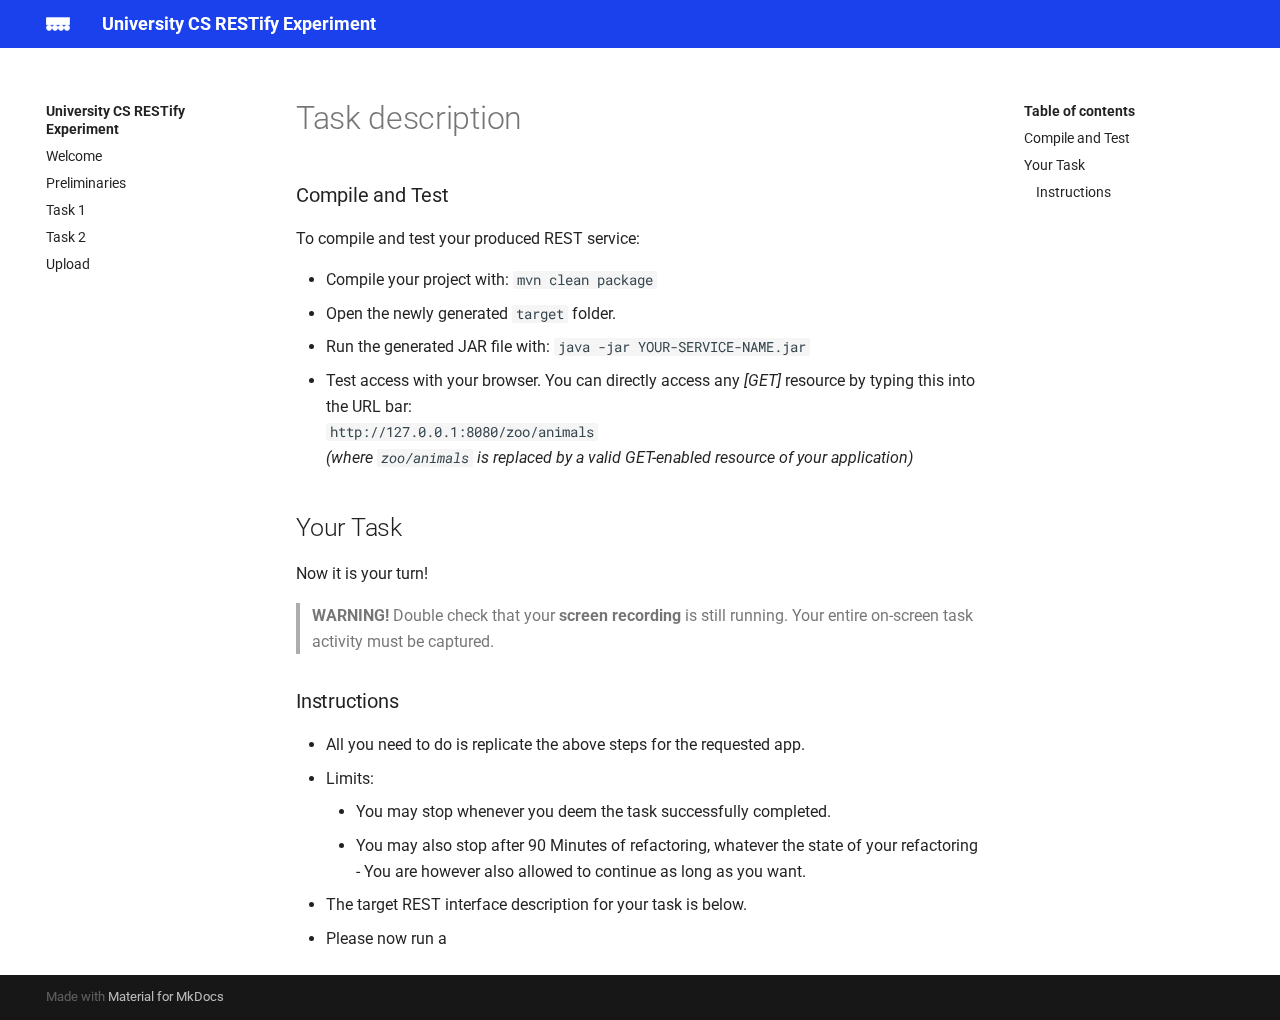
<file: task-description/index.html>
<!doctype html>
<html lang="en" class="no-js">
  <head>
    
      <meta charset="utf-8">
      <meta name="viewport" content="width=device-width,initial-scale=1">
      
      
      
        <link rel="canonical" href="https://www.cs.university.country/~secretidentifier/restify/task-description/">
      
      <link rel="icon" href="../assets/images/favicon.png">
      <meta name="generator" content="mkdocs-1.2.3, mkdocs-material-8.2.5">
    
    
      
        <title>Task description - University CS RESTify Experiment</title>
      
    
    
      <link rel="stylesheet" href="../assets/stylesheets/main.2d9f7617.min.css">
      
        
        <link rel="stylesheet" href="../assets/stylesheets/palette.e6a45f82.min.css">
        
      
    
    
    
      
        
        
        <link rel="preconnect" href="https://fonts.gstatic.com" crossorigin>
        <link rel="stylesheet" href="https://fonts.googleapis.com/css?family=Roboto:300,300i,400,400i,700,700i%7CRoboto+Mono:400,400i,700,700i&display=fallback">
        <style>:root{--md-text-font:"Roboto";--md-code-font:"Roboto Mono"}</style>
      
    
    
      <link rel="stylesheet" href="../stylesheets/extra.css">
    
    <script>__md_scope=new URL("..",location),__md_get=(e,_=localStorage,t=__md_scope)=>JSON.parse(_.getItem(t.pathname+"."+e)),__md_set=(e,_,t=localStorage,a=__md_scope)=>{try{t.setItem(a.pathname+"."+e,JSON.stringify(_))}catch(e){}}</script>
    
      

    
    
  </head>
  
  
    
    
    
    
    
    <body dir="ltr" data-md-color-scheme="university" data-md-color-primary="" data-md-color-accent="red">
  
    
    
    <input class="md-toggle" data-md-toggle="drawer" type="checkbox" id="__drawer" autocomplete="off">
    <input class="md-toggle" data-md-toggle="search" type="checkbox" id="__search" autocomplete="off">
    <label class="md-overlay" for="__drawer"></label>
    <div data-md-component="skip">
      
        
        <a href="#compile-and-test" class="md-skip">
          Skip to content
        </a>
      
    </div>
    <div data-md-component="announce">
      
    </div>
    
    
      

<header class="md-header" data-md-component="header">
  <nav class="md-header__inner md-grid" aria-label="Header">
    <a href=".." title="University CS RESTify Experiment" class="md-header__button md-logo" aria-label="University CS RESTify Experiment" data-md-component="logo">
      
  <img src="../assets/logo.png" alt="logo">

    </a>
    <label class="md-header__button md-icon" for="__drawer">
      <svg xmlns="http://www.w3.org/2000/svg" viewBox="0 0 24 24"><path d="M3 6h18v2H3V6m0 5h18v2H3v-2m0 5h18v2H3v-2z"/></svg>
    </label>
    <div class="md-header__title" data-md-component="header-title">
      <div class="md-header__ellipsis">
        <div class="md-header__topic">
          <span class="md-ellipsis">
            University CS RESTify Experiment
          </span>
        </div>
        <div class="md-header__topic" data-md-component="header-topic">
          <span class="md-ellipsis">
            
              Task description
            
          </span>
        </div>
      </div>
    </div>
    
    
    
      <label class="md-header__button md-icon" for="__search">
        <svg xmlns="http://www.w3.org/2000/svg" viewBox="0 0 24 24"><path d="M9.5 3A6.5 6.5 0 0 1 16 9.5c0 1.61-.59 3.09-1.56 4.23l.27.27h.79l5 5-1.5 1.5-5-5v-.79l-.27-.27A6.516 6.516 0 0 1 9.5 16 6.5 6.5 0 0 1 3 9.5 6.5 6.5 0 0 1 9.5 3m0 2C7 5 5 7 5 9.5S7 14 9.5 14 14 12 14 9.5 12 5 9.5 5z"/></svg>
      </label>
      <div class="md-search" data-md-component="search" role="dialog">
  <label class="md-search__overlay" for="__search"></label>
  <div class="md-search__inner" role="search">
    <form class="md-search__form" name="search">
      <input type="text" class="md-search__input" name="query" aria-label="Search" placeholder="Search" autocapitalize="off" autocorrect="off" autocomplete="off" spellcheck="false" data-md-component="search-query" required>
      <label class="md-search__icon md-icon" for="__search">
        <svg xmlns="http://www.w3.org/2000/svg" viewBox="0 0 24 24"><path d="M9.5 3A6.5 6.5 0 0 1 16 9.5c0 1.61-.59 3.09-1.56 4.23l.27.27h.79l5 5-1.5 1.5-5-5v-.79l-.27-.27A6.516 6.516 0 0 1 9.5 16 6.5 6.5 0 0 1 3 9.5 6.5 6.5 0 0 1 9.5 3m0 2C7 5 5 7 5 9.5S7 14 9.5 14 14 12 14 9.5 12 5 9.5 5z"/></svg>
        <svg xmlns="http://www.w3.org/2000/svg" viewBox="0 0 24 24"><path d="M20 11v2H8l5.5 5.5-1.42 1.42L4.16 12l7.92-7.92L13.5 5.5 8 11h12z"/></svg>
      </label>
      <nav class="md-search__options" aria-label="Search">
        
        <button type="reset" class="md-search__icon md-icon" aria-label="Clear" tabindex="-1">
          <svg xmlns="http://www.w3.org/2000/svg" viewBox="0 0 24 24"><path d="M19 6.41 17.59 5 12 10.59 6.41 5 5 6.41 10.59 12 5 17.59 6.41 19 12 13.41 17.59 19 19 17.59 13.41 12 19 6.41z"/></svg>
        </button>
      </nav>
      
    </form>
    <div class="md-search__output">
      <div class="md-search__scrollwrap" data-md-scrollfix>
        <div class="md-search-result" data-md-component="search-result">
          <div class="md-search-result__meta">
            Initializing search
          </div>
          <ol class="md-search-result__list"></ol>
        </div>
      </div>
    </div>
  </div>
</div>
    
    
  </nav>
  
</header>
    
    <div class="md-container" data-md-component="container">
      
      
        
          
        
      
      <main class="md-main" data-md-component="main">
        <div class="md-main__inner md-grid">
          
            
              
              <div class="md-sidebar md-sidebar--primary" data-md-component="sidebar" data-md-type="navigation" >
                <div class="md-sidebar__scrollwrap">
                  <div class="md-sidebar__inner">
                    


<nav class="md-nav md-nav--primary" aria-label="Navigation" data-md-level="0">
  <label class="md-nav__title" for="__drawer">
    <a href=".." title="University CS RESTify Experiment" class="md-nav__button md-logo" aria-label="University CS RESTify Experiment" data-md-component="logo">
      
  <img src="../assets/logo.png" alt="logo">

    </a>
    University CS RESTify Experiment
  </label>
  
  <ul class="md-nav__list" data-md-scrollfix>
    
      
      
      

  
  
  
    <li class="md-nav__item">
      <a href=".." class="md-nav__link">
        Welcome
      </a>
    </li>
  

    
      
      
      

  
  
  
    <li class="md-nav__item">
      <a href="../preliminaries/" class="md-nav__link">
        Preliminaries
      </a>
    </li>
  

    
      
      
      

  
  
  
    <li class="md-nav__item">
      <a href="../task1/" class="md-nav__link">
        Task 1
      </a>
    </li>
  

    
      
      
      

  
  
  
    <li class="md-nav__item">
      <a href="../task2/" class="md-nav__link">
        Task 2
      </a>
    </li>
  

    
      
      
      

  
  
  
    <li class="md-nav__item">
      <a href="../upload/" class="md-nav__link">
        Upload
      </a>
    </li>
  

    
  </ul>
</nav>
                  </div>
                </div>
              </div>
            
            
              
              <div class="md-sidebar md-sidebar--secondary" data-md-component="sidebar" data-md-type="toc" >
                <div class="md-sidebar__scrollwrap">
                  <div class="md-sidebar__inner">
                    

<nav class="md-nav md-nav--secondary" aria-label="Table of contents">
  
  
  
  
    <label class="md-nav__title" for="__toc">
      <span class="md-nav__icon md-icon"></span>
      Table of contents
    </label>
    <ul class="md-nav__list" data-md-component="toc" data-md-scrollfix>
      
        <li class="md-nav__item">
  <a href="#compile-and-test" class="md-nav__link">
    Compile and Test
  </a>
  
</li>
      
        <li class="md-nav__item">
  <a href="#your-task" class="md-nav__link">
    Your Task
  </a>
  
    <nav class="md-nav" aria-label="Your Task">
      <ul class="md-nav__list">
        
          <li class="md-nav__item">
  <a href="#instructions" class="md-nav__link">
    Instructions
  </a>
  
</li>
        
      </ul>
    </nav>
  
</li>
      
    </ul>
  
</nav>
                  </div>
                </div>
              </div>
            
          
          <div class="md-content" data-md-component="content">
            <article class="md-content__inner md-typeset">
              
                


  <h1>Task description</h1>

<h3 id="compile-and-test">Compile and Test</h3>
<p>To compile and test your produced REST service:</p>
<ul>
<li>Compile your project with: <code>mvn clean package</code></li>
<li>Open the newly generated <code>target</code> folder.</li>
<li>Run the generated JAR file with: <code>java -jar YOUR-SERVICE-NAME.jar</code></li>
<li>Test access with your browser. You can directly access any <em>[GET]</em> resource by typing this into the URL bar:<br />
<code>http://127.0.0.1:8080/zoo/animals</code><br />
<em>(where <code>zoo/animals</code> is replaced by a valid GET-enabled resource of your application)</em></li>
</ul>
<h2 id="your-task">Your Task</h2>
<p>Now it is your turn! </p>
<blockquote>
<p><strong>WARNING!</strong> Double check that your <strong>screen recording</strong> is still running. Your entire on-screen task activity must be captured.</p>
</blockquote>
<h3 id="instructions">Instructions</h3>
<ul>
<li>All you need to do is replicate the above steps for the requested app.</li>
<li>Limits:<ul>
<li>You may stop whenever you deem the task successfully completed.</li>
<li>You may also stop after 90 Minutes of refactoring, whatever the state of your refactoring - You are however also allowed to continue as long as you want.</li>
</ul>
</li>
<li>The target REST interface description for your task is below.</li>
<li>Please now run a</li>
</ul>

              
            </article>
          </div>
        </div>
        
      </main>
      
        <footer class="md-footer">
  
  <div class="md-footer-meta md-typeset">
    <div class="md-footer-meta__inner md-grid">
      <div class="md-copyright">
  
  
    Made with
    <a href="https://squidfunk.github.io/mkdocs-material/" target="_blank" rel="noopener">
      Material for MkDocs
    </a>
  
</div>
      
    </div>
  </div>
</footer>
      
    </div>
    <div class="md-dialog" data-md-component="dialog">
      <div class="md-dialog__inner md-typeset"></div>
    </div>
    <script id="__config" type="application/json">{"base": "..", "features": [], "translations": {"clipboard.copy": "Copy to clipboard", "clipboard.copied": "Copied to clipboard", "search.config.lang": "en", "search.config.pipeline": "trimmer, stopWordFilter", "search.config.separator": "[\\s\\-]+", "search.placeholder": "Search", "search.result.placeholder": "Type to start searching", "search.result.none": "No matching documents", "search.result.one": "1 matching document", "search.result.other": "# matching documents", "search.result.more.one": "1 more on this page", "search.result.more.other": "# more on this page", "search.result.term.missing": "Missing", "select.version.title": "Select version"}, "search": "../assets/javascripts/workers/search.bd0b6b67.min.js"}</script>
    
    
      <script src="../assets/javascripts/bundle.467223ff.min.js"></script>
      
    
  </body>
</html>
</file>
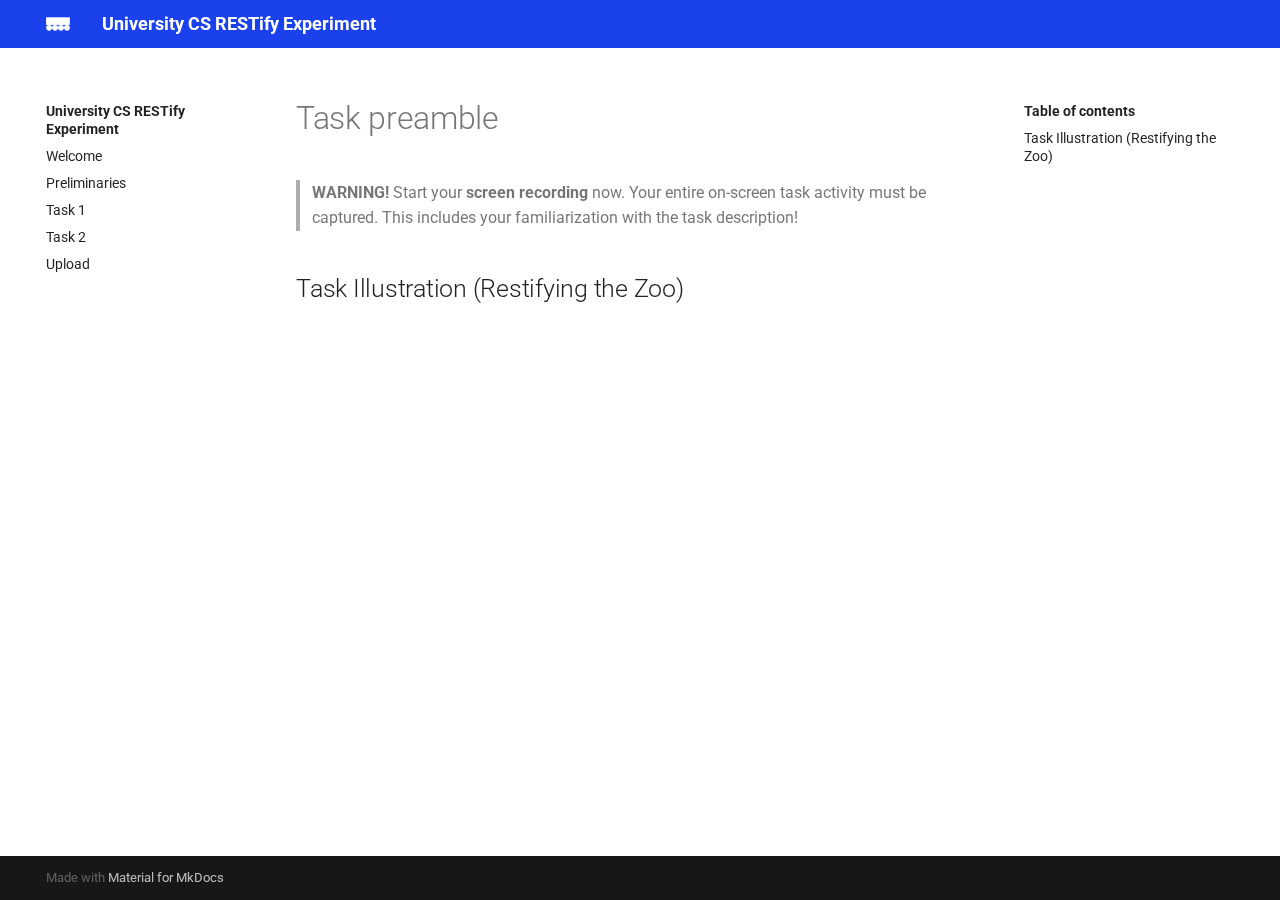
<file: task-preamble/index.html>
<!doctype html>
<html lang="en" class="no-js">
  <head>
    
      <meta charset="utf-8">
      <meta name="viewport" content="width=device-width,initial-scale=1">
      
      
      
        <link rel="canonical" href="https://www.cs.university.country/~secretidentifier/restify/task-preamble/">
      
      <link rel="icon" href="../assets/images/favicon.png">
      <meta name="generator" content="mkdocs-1.2.3, mkdocs-material-8.2.5">
    
    
      
        <title>Task preamble - University CS RESTify Experiment</title>
      
    
    
      <link rel="stylesheet" href="../assets/stylesheets/main.2d9f7617.min.css">
      
        
        <link rel="stylesheet" href="../assets/stylesheets/palette.e6a45f82.min.css">
        
      
    
    
    
      
        
        
        <link rel="preconnect" href="https://fonts.gstatic.com" crossorigin>
        <link rel="stylesheet" href="https://fonts.googleapis.com/css?family=Roboto:300,300i,400,400i,700,700i%7CRoboto+Mono:400,400i,700,700i&display=fallback">
        <style>:root{--md-text-font:"Roboto";--md-code-font:"Roboto Mono"}</style>
      
    
    
      <link rel="stylesheet" href="../stylesheets/extra.css">
    
    <script>__md_scope=new URL("..",location),__md_get=(e,_=localStorage,t=__md_scope)=>JSON.parse(_.getItem(t.pathname+"."+e)),__md_set=(e,_,t=localStorage,a=__md_scope)=>{try{t.setItem(a.pathname+"."+e,JSON.stringify(_))}catch(e){}}</script>
    
      

    
    
  </head>
  
  
    
    
    
    
    
    <body dir="ltr" data-md-color-scheme="university" data-md-color-primary="" data-md-color-accent="red">
  
    
    
    <input class="md-toggle" data-md-toggle="drawer" type="checkbox" id="__drawer" autocomplete="off">
    <input class="md-toggle" data-md-toggle="search" type="checkbox" id="__search" autocomplete="off">
    <label class="md-overlay" for="__drawer"></label>
    <div data-md-component="skip">
      
        
        <a href="#task-illustration-restifying-the-zoo" class="md-skip">
          Skip to content
        </a>
      
    </div>
    <div data-md-component="announce">
      
    </div>
    
    
      

<header class="md-header" data-md-component="header">
  <nav class="md-header__inner md-grid" aria-label="Header">
    <a href=".." title="University CS RESTify Experiment" class="md-header__button md-logo" aria-label="University CS RESTify Experiment" data-md-component="logo">
      
  <img src="../assets/logo.png" alt="logo">

    </a>
    <label class="md-header__button md-icon" for="__drawer">
      <svg xmlns="http://www.w3.org/2000/svg" viewBox="0 0 24 24"><path d="M3 6h18v2H3V6m0 5h18v2H3v-2m0 5h18v2H3v-2z"/></svg>
    </label>
    <div class="md-header__title" data-md-component="header-title">
      <div class="md-header__ellipsis">
        <div class="md-header__topic">
          <span class="md-ellipsis">
            University CS RESTify Experiment
          </span>
        </div>
        <div class="md-header__topic" data-md-component="header-topic">
          <span class="md-ellipsis">
            
              Task preamble
            
          </span>
        </div>
      </div>
    </div>
    
    
    
      <label class="md-header__button md-icon" for="__search">
        <svg xmlns="http://www.w3.org/2000/svg" viewBox="0 0 24 24"><path d="M9.5 3A6.5 6.5 0 0 1 16 9.5c0 1.61-.59 3.09-1.56 4.23l.27.27h.79l5 5-1.5 1.5-5-5v-.79l-.27-.27A6.516 6.516 0 0 1 9.5 16 6.5 6.5 0 0 1 3 9.5 6.5 6.5 0 0 1 9.5 3m0 2C7 5 5 7 5 9.5S7 14 9.5 14 14 12 14 9.5 12 5 9.5 5z"/></svg>
      </label>
      <div class="md-search" data-md-component="search" role="dialog">
  <label class="md-search__overlay" for="__search"></label>
  <div class="md-search__inner" role="search">
    <form class="md-search__form" name="search">
      <input type="text" class="md-search__input" name="query" aria-label="Search" placeholder="Search" autocapitalize="off" autocorrect="off" autocomplete="off" spellcheck="false" data-md-component="search-query" required>
      <label class="md-search__icon md-icon" for="__search">
        <svg xmlns="http://www.w3.org/2000/svg" viewBox="0 0 24 24"><path d="M9.5 3A6.5 6.5 0 0 1 16 9.5c0 1.61-.59 3.09-1.56 4.23l.27.27h.79l5 5-1.5 1.5-5-5v-.79l-.27-.27A6.516 6.516 0 0 1 9.5 16 6.5 6.5 0 0 1 3 9.5 6.5 6.5 0 0 1 9.5 3m0 2C7 5 5 7 5 9.5S7 14 9.5 14 14 12 14 9.5 12 5 9.5 5z"/></svg>
        <svg xmlns="http://www.w3.org/2000/svg" viewBox="0 0 24 24"><path d="M20 11v2H8l5.5 5.5-1.42 1.42L4.16 12l7.92-7.92L13.5 5.5 8 11h12z"/></svg>
      </label>
      <nav class="md-search__options" aria-label="Search">
        
        <button type="reset" class="md-search__icon md-icon" aria-label="Clear" tabindex="-1">
          <svg xmlns="http://www.w3.org/2000/svg" viewBox="0 0 24 24"><path d="M19 6.41 17.59 5 12 10.59 6.41 5 5 6.41 10.59 12 5 17.59 6.41 19 12 13.41 17.59 19 19 17.59 13.41 12 19 6.41z"/></svg>
        </button>
      </nav>
      
    </form>
    <div class="md-search__output">
      <div class="md-search__scrollwrap" data-md-scrollfix>
        <div class="md-search-result" data-md-component="search-result">
          <div class="md-search-result__meta">
            Initializing search
          </div>
          <ol class="md-search-result__list"></ol>
        </div>
      </div>
    </div>
  </div>
</div>
    
    
  </nav>
  
</header>
    
    <div class="md-container" data-md-component="container">
      
      
        
          
        
      
      <main class="md-main" data-md-component="main">
        <div class="md-main__inner md-grid">
          
            
              
              <div class="md-sidebar md-sidebar--primary" data-md-component="sidebar" data-md-type="navigation" >
                <div class="md-sidebar__scrollwrap">
                  <div class="md-sidebar__inner">
                    


<nav class="md-nav md-nav--primary" aria-label="Navigation" data-md-level="0">
  <label class="md-nav__title" for="__drawer">
    <a href=".." title="University CS RESTify Experiment" class="md-nav__button md-logo" aria-label="University CS RESTify Experiment" data-md-component="logo">
      
  <img src="../assets/logo.png" alt="logo">

    </a>
    University CS RESTify Experiment
  </label>
  
  <ul class="md-nav__list" data-md-scrollfix>
    
      
      
      

  
  
  
    <li class="md-nav__item">
      <a href=".." class="md-nav__link">
        Welcome
      </a>
    </li>
  

    
      
      
      

  
  
  
    <li class="md-nav__item">
      <a href="../preliminaries/" class="md-nav__link">
        Preliminaries
      </a>
    </li>
  

    
      
      
      

  
  
  
    <li class="md-nav__item">
      <a href="../task1/" class="md-nav__link">
        Task 1
      </a>
    </li>
  

    
      
      
      

  
  
  
    <li class="md-nav__item">
      <a href="../task2/" class="md-nav__link">
        Task 2
      </a>
    </li>
  

    
      
      
      

  
  
  
    <li class="md-nav__item">
      <a href="../upload/" class="md-nav__link">
        Upload
      </a>
    </li>
  

    
  </ul>
</nav>
                  </div>
                </div>
              </div>
            
            
              
              <div class="md-sidebar md-sidebar--secondary" data-md-component="sidebar" data-md-type="toc" >
                <div class="md-sidebar__scrollwrap">
                  <div class="md-sidebar__inner">
                    

<nav class="md-nav md-nav--secondary" aria-label="Table of contents">
  
  
  
  
    <label class="md-nav__title" for="__toc">
      <span class="md-nav__icon md-icon"></span>
      Table of contents
    </label>
    <ul class="md-nav__list" data-md-component="toc" data-md-scrollfix>
      
        <li class="md-nav__item">
  <a href="#task-illustration-restifying-the-zoo" class="md-nav__link">
    Task Illustration (Restifying the Zoo)
  </a>
  
</li>
      
    </ul>
  
</nav>
                  </div>
                </div>
              </div>
            
          
          <div class="md-content" data-md-component="content">
            <article class="md-content__inner md-typeset">
              
                


  <h1>Task preamble</h1>

<blockquote>
<p><strong>WARNING!</strong> Start your <strong>screen recording</strong> now. Your entire on-screen task activity must be captured. This includes your familiarization with the task description!</p>
</blockquote>
<h2 id="task-illustration-restifying-the-zoo">Task Illustration (Restifying the Zoo)</h2>

              
            </article>
          </div>
        </div>
        
      </main>
      
        <footer class="md-footer">
  
  <div class="md-footer-meta md-typeset">
    <div class="md-footer-meta__inner md-grid">
      <div class="md-copyright">
  
  
    Made with
    <a href="https://squidfunk.github.io/mkdocs-material/" target="_blank" rel="noopener">
      Material for MkDocs
    </a>
  
</div>
      
    </div>
  </div>
</footer>
      
    </div>
    <div class="md-dialog" data-md-component="dialog">
      <div class="md-dialog__inner md-typeset"></div>
    </div>
    <script id="__config" type="application/json">{"base": "..", "features": [], "translations": {"clipboard.copy": "Copy to clipboard", "clipboard.copied": "Copied to clipboard", "search.config.lang": "en", "search.config.pipeline": "trimmer, stopWordFilter", "search.config.separator": "[\\s\\-]+", "search.placeholder": "Search", "search.result.placeholder": "Type to start searching", "search.result.none": "No matching documents", "search.result.one": "1 matching document", "search.result.other": "# matching documents", "search.result.more.one": "1 more on this page", "search.result.more.other": "# more on this page", "search.result.term.missing": "Missing", "select.version.title": "Select version"}, "search": "../assets/javascripts/workers/search.bd0b6b67.min.js"}</script>
    
    
      <script src="../assets/javascripts/bundle.467223ff.min.js"></script>
      
    
  </body>
</html>
</file>
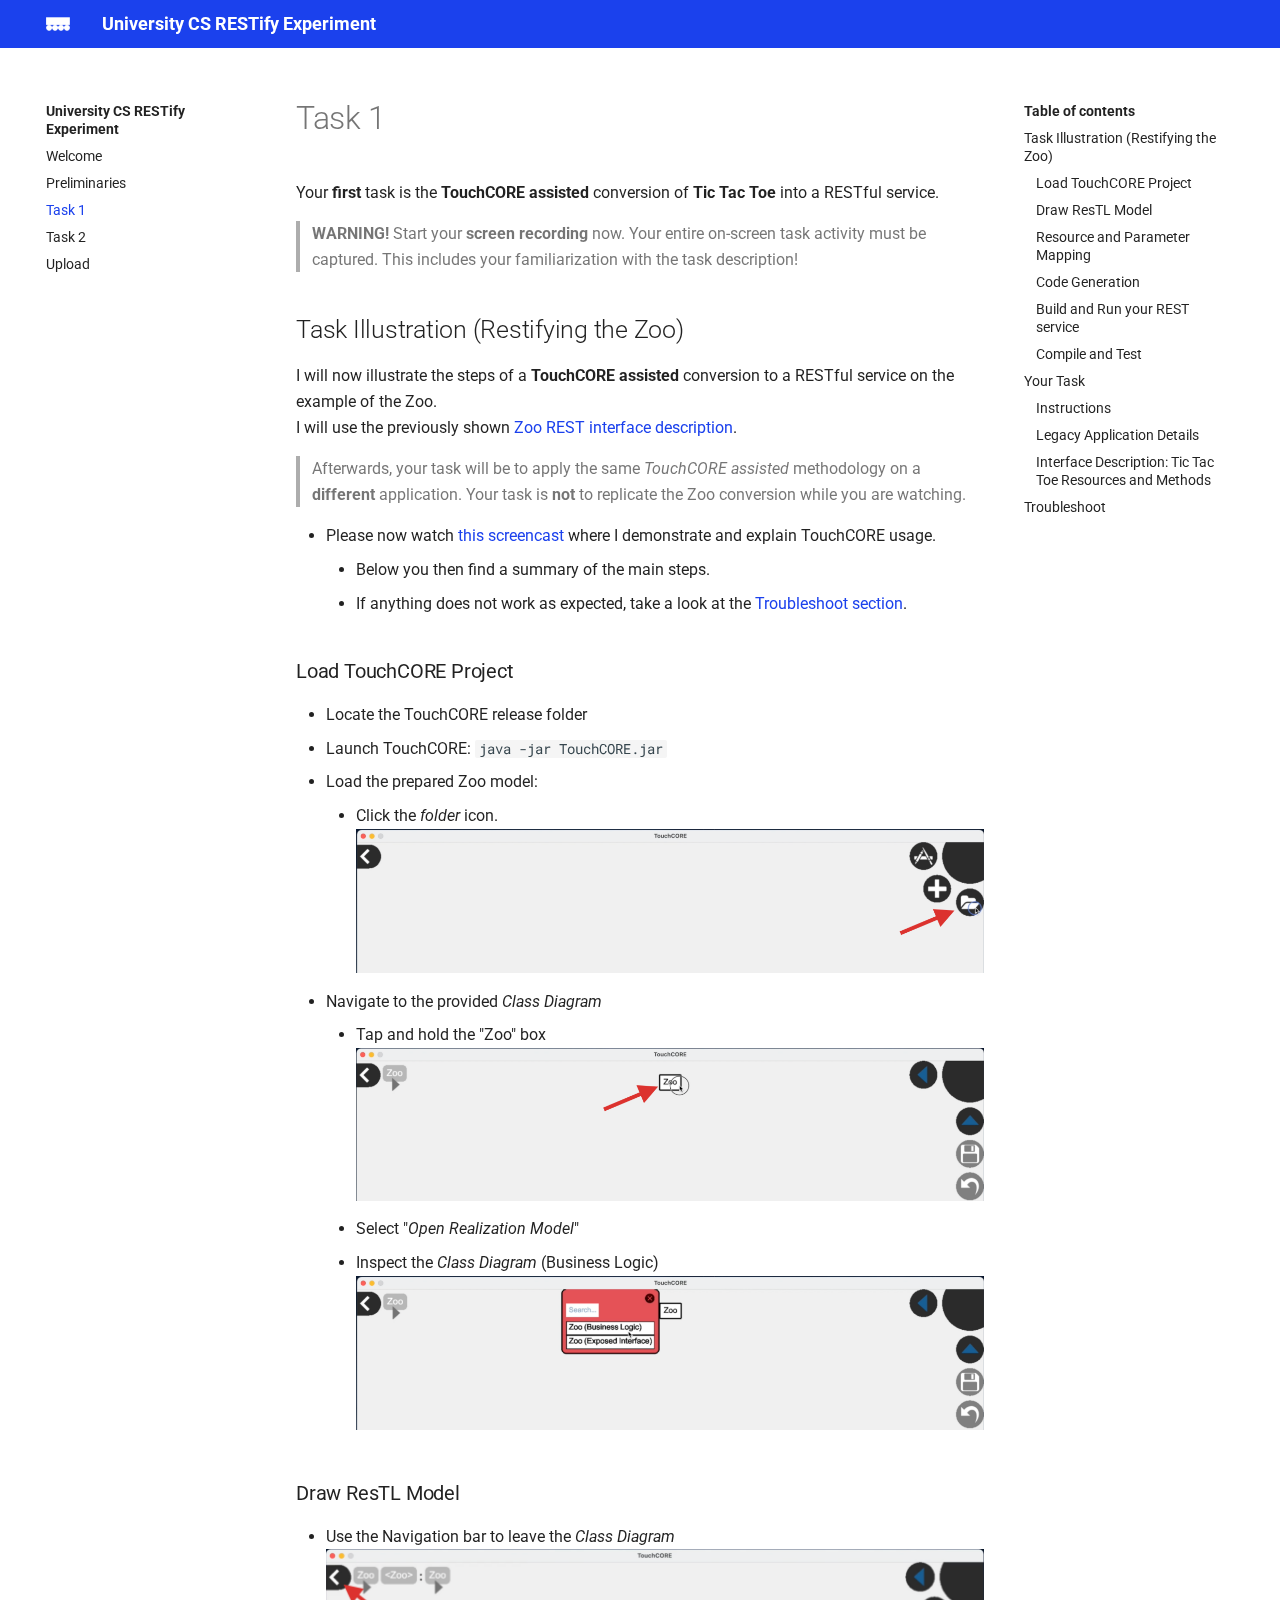
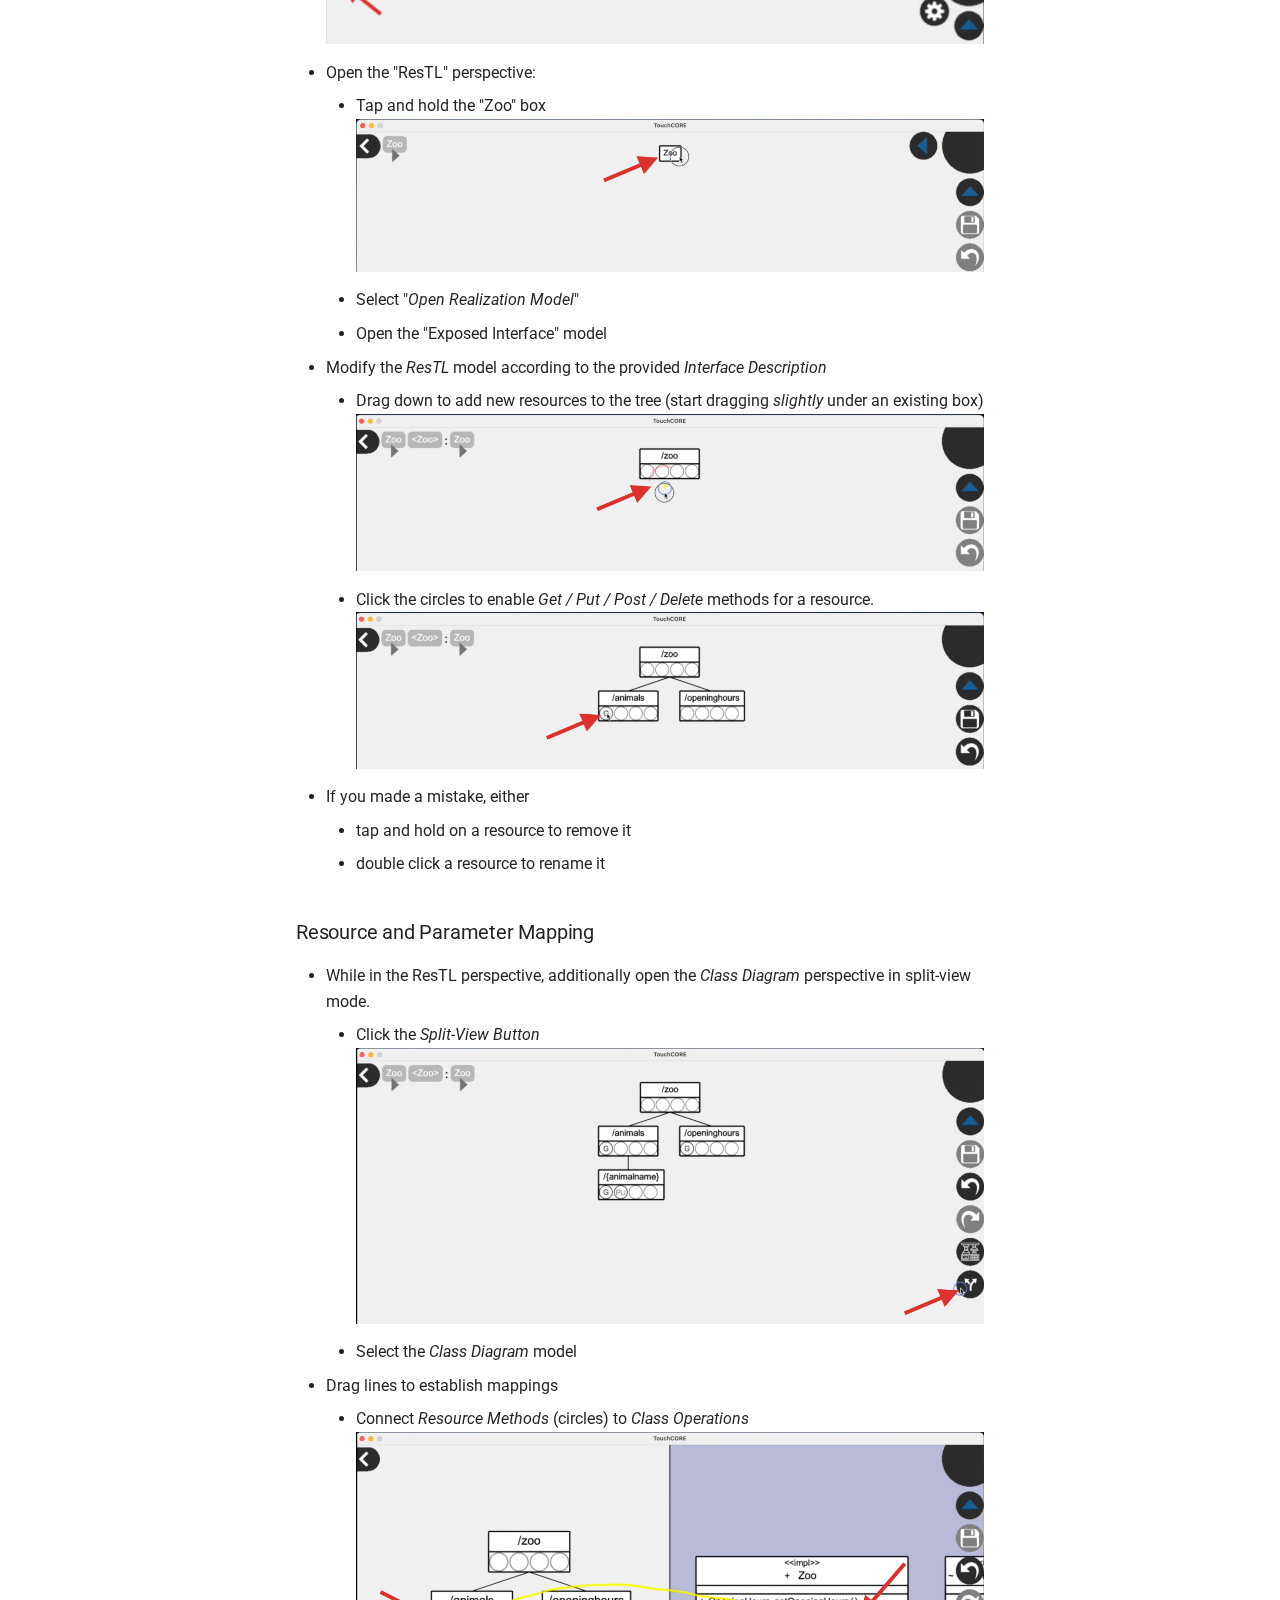
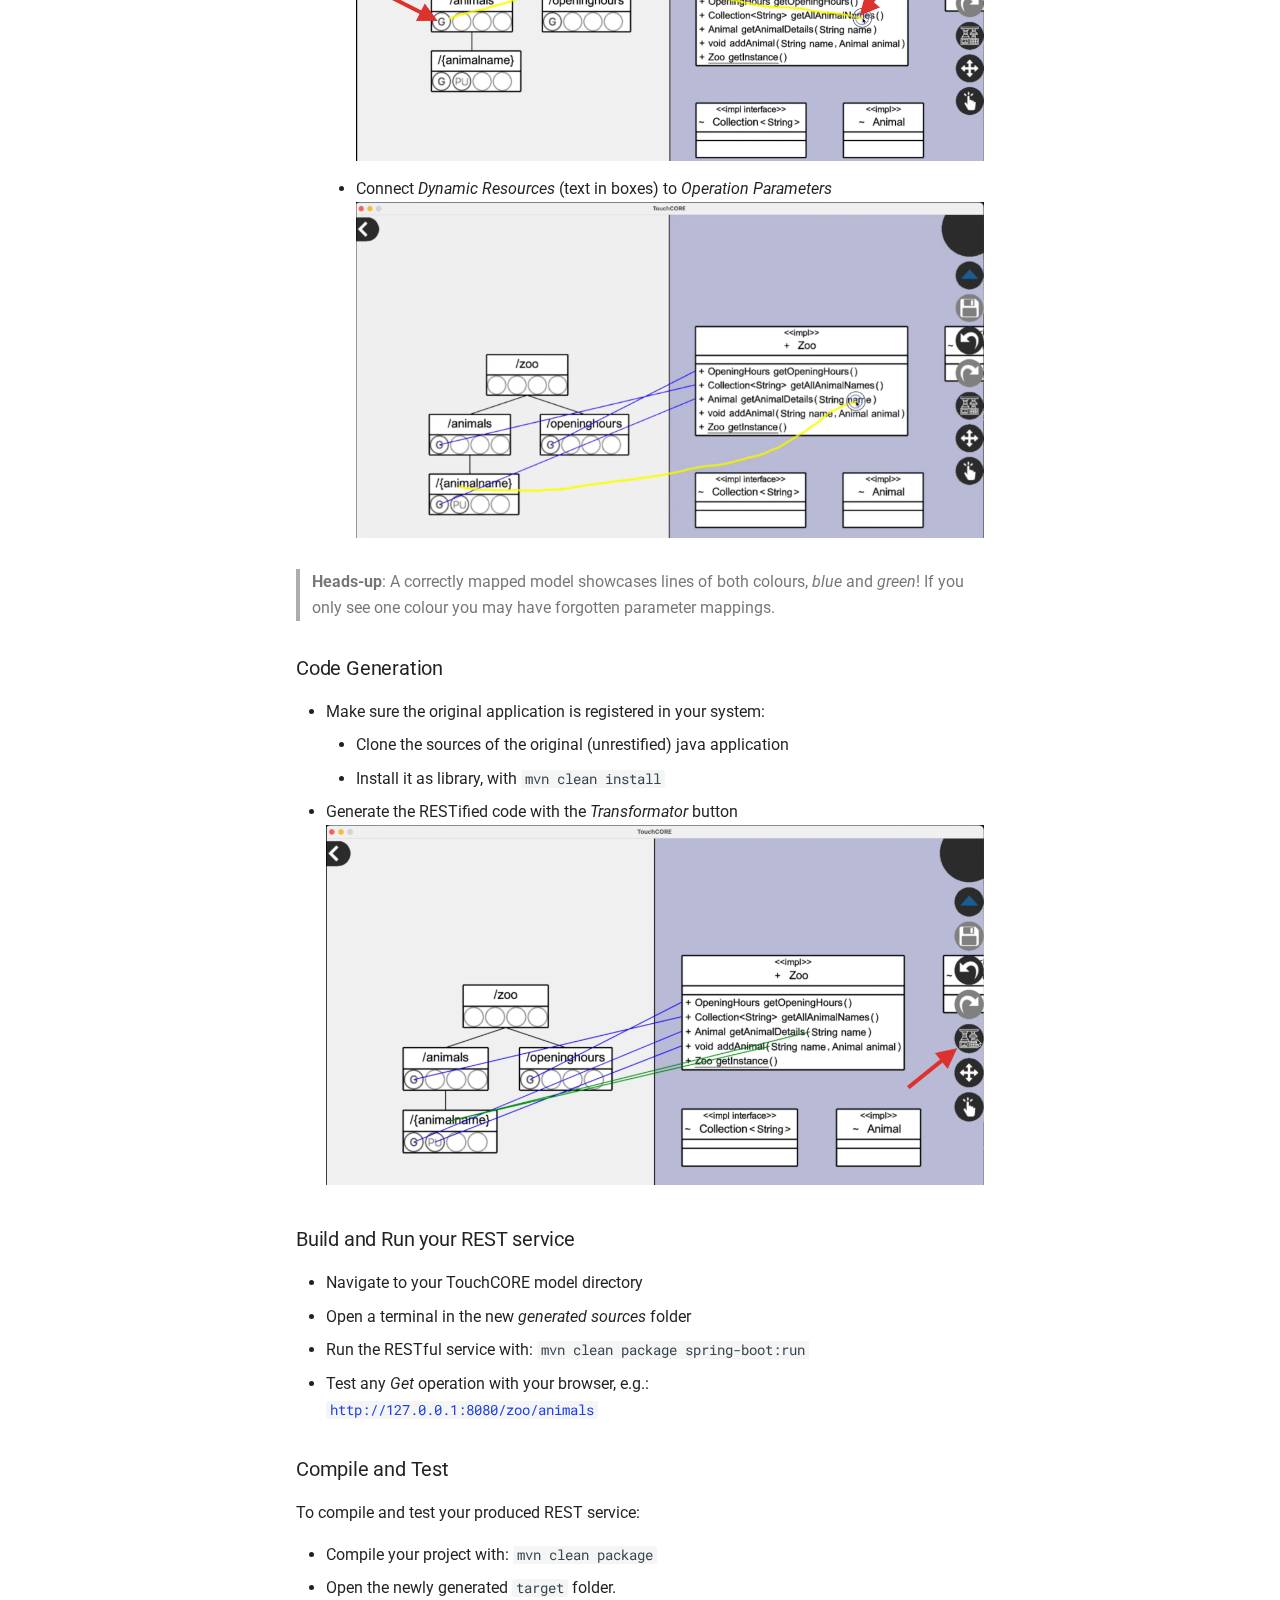
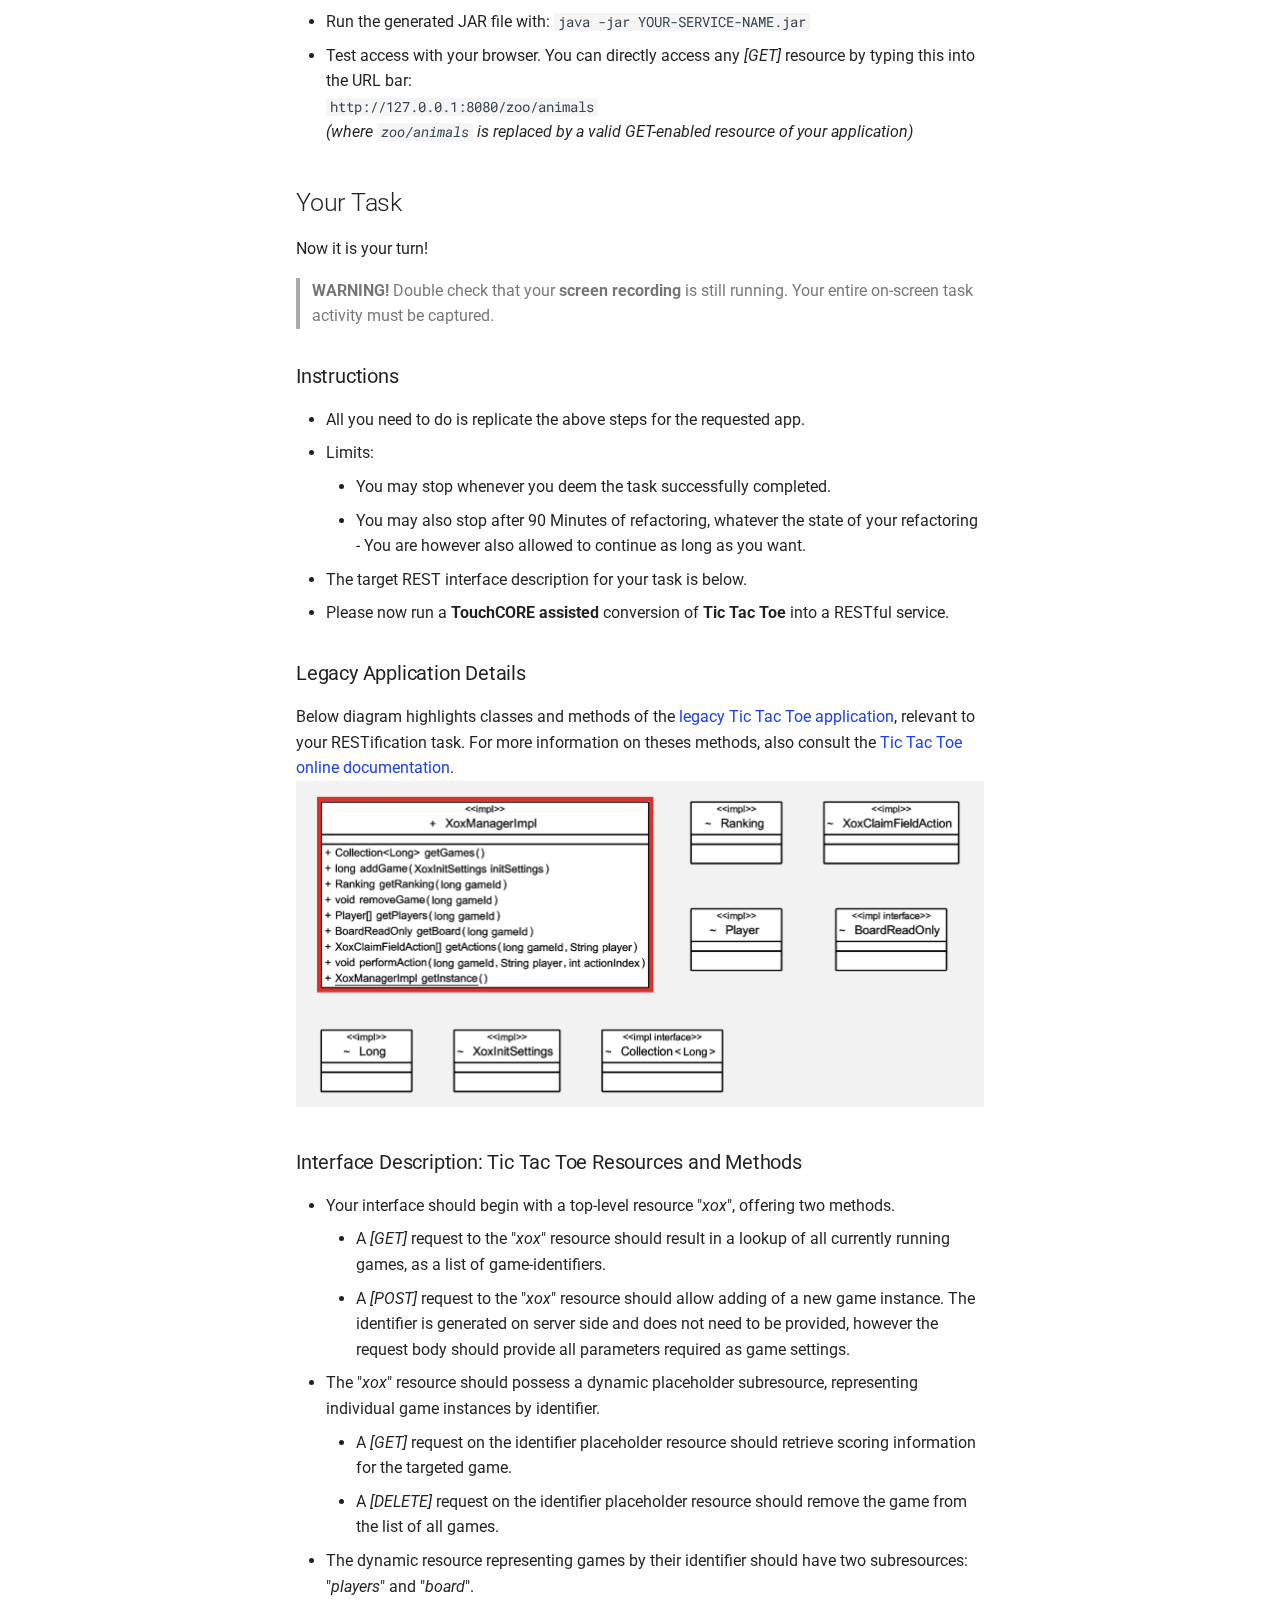
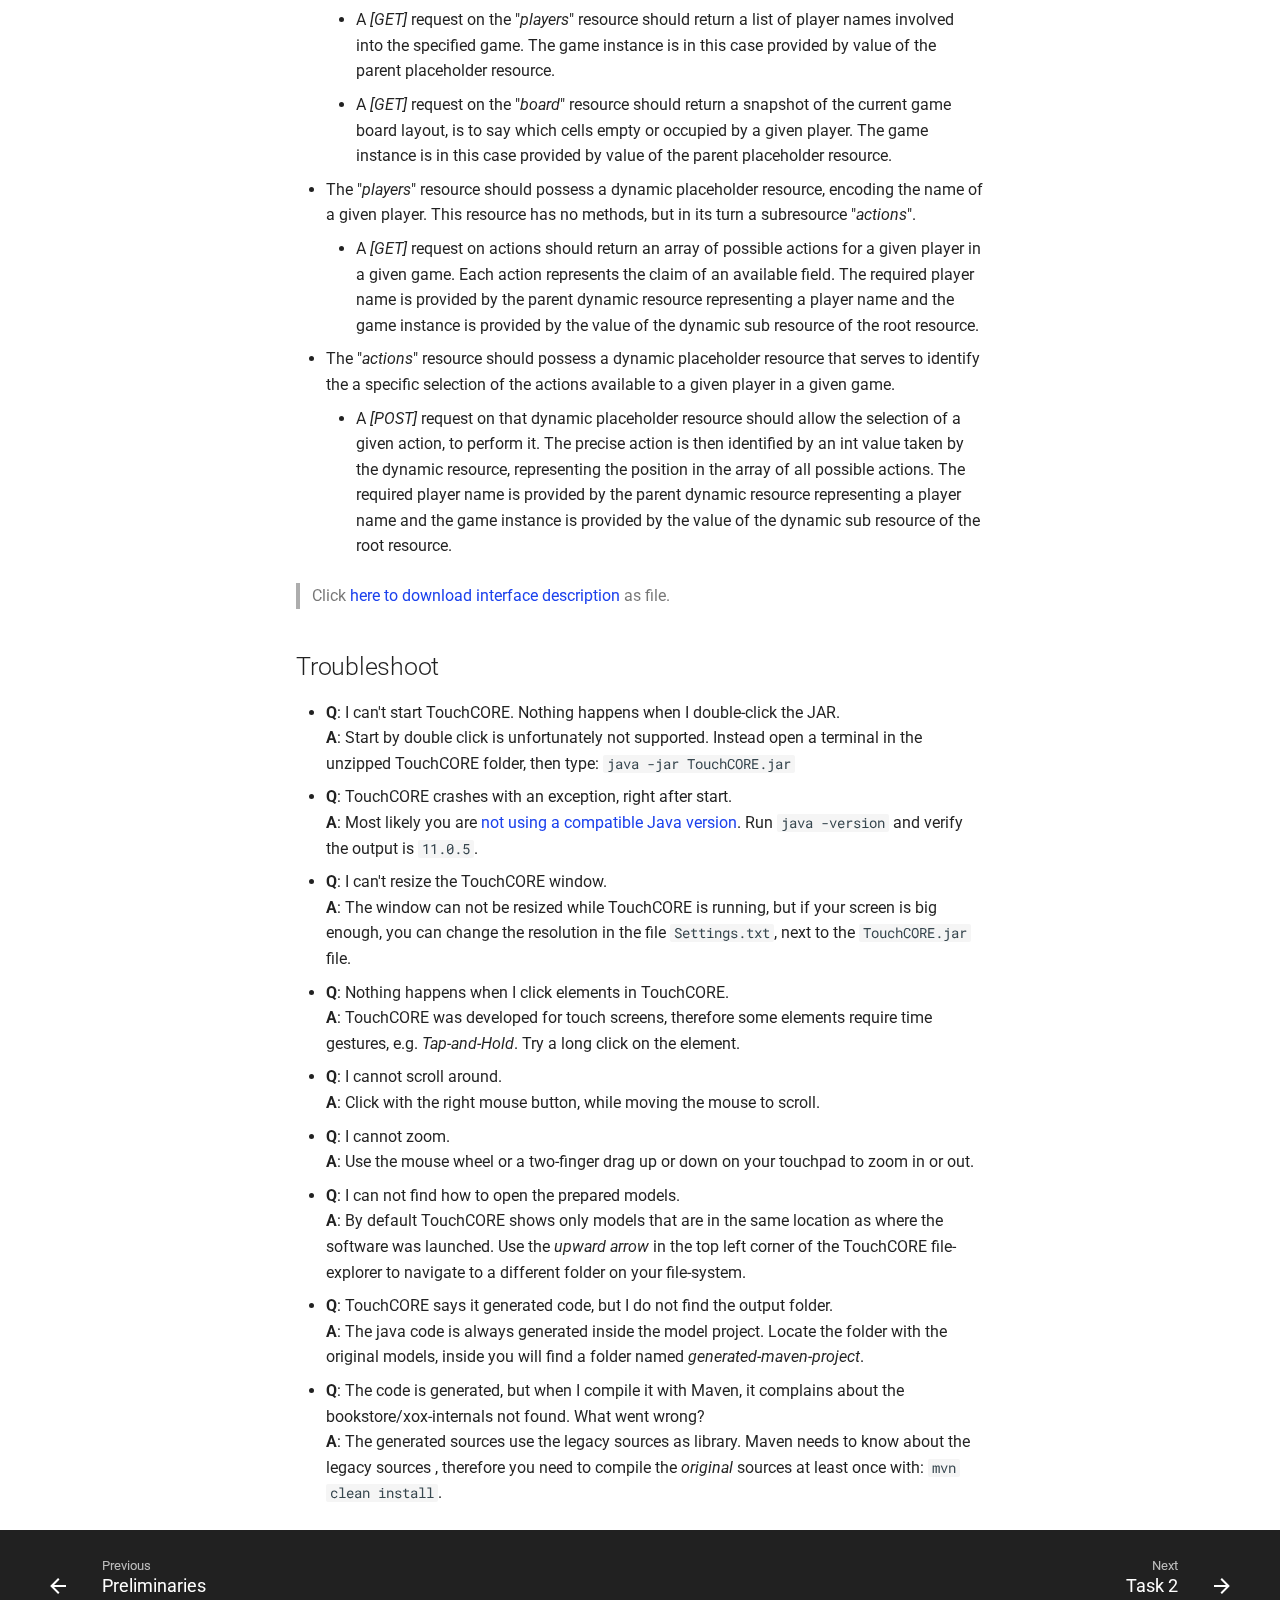
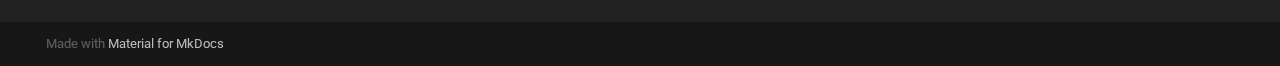
<file: task1/index.html>
<!doctype html>
<html lang="en" class="no-js">
  <head>
    
      <meta charset="utf-8">
      <meta name="viewport" content="width=device-width,initial-scale=1">
      
      
      
        <link rel="canonical" href="https://www.cs.university.country/~secretidentifier/restify/task1/">
      
      <link rel="icon" href="../assets/images/favicon.png">
      <meta name="generator" content="mkdocs-1.2.3, mkdocs-material-8.2.5">
    
    
      
        <title>Task 1 - University CS RESTify Experiment</title>
      
    
    
      <link rel="stylesheet" href="../assets/stylesheets/main.2d9f7617.min.css">
      
        
        <link rel="stylesheet" href="../assets/stylesheets/palette.e6a45f82.min.css">
        
      
    
    
    
      
        
        
        <link rel="preconnect" href="https://fonts.gstatic.com" crossorigin>
        <link rel="stylesheet" href="https://fonts.googleapis.com/css?family=Roboto:300,300i,400,400i,700,700i%7CRoboto+Mono:400,400i,700,700i&display=fallback">
        <style>:root{--md-text-font:"Roboto";--md-code-font:"Roboto Mono"}</style>
      
    
    
      <link rel="stylesheet" href="../stylesheets/extra.css">
    
    <script>__md_scope=new URL("..",location),__md_get=(e,_=localStorage,t=__md_scope)=>JSON.parse(_.getItem(t.pathname+"."+e)),__md_set=(e,_,t=localStorage,a=__md_scope)=>{try{t.setItem(a.pathname+"."+e,JSON.stringify(_))}catch(e){}}</script>
    
      

    
    
  </head>
  
  
    
    
    
    
    
    <body dir="ltr" data-md-color-scheme="university" data-md-color-primary="" data-md-color-accent="red">
  
    
    
    <input class="md-toggle" data-md-toggle="drawer" type="checkbox" id="__drawer" autocomplete="off">
    <input class="md-toggle" data-md-toggle="search" type="checkbox" id="__search" autocomplete="off">
    <label class="md-overlay" for="__drawer"></label>
    <div data-md-component="skip">
      
        
        <a href="#task-1" class="md-skip">
          Skip to content
        </a>
      
    </div>
    <div data-md-component="announce">
      
    </div>
    
    
      

<header class="md-header" data-md-component="header">
  <nav class="md-header__inner md-grid" aria-label="Header">
    <a href=".." title="University CS RESTify Experiment" class="md-header__button md-logo" aria-label="University CS RESTify Experiment" data-md-component="logo">
      
  <img src="../assets/logo.png" alt="logo">

    </a>
    <label class="md-header__button md-icon" for="__drawer">
      <svg xmlns="http://www.w3.org/2000/svg" viewBox="0 0 24 24"><path d="M3 6h18v2H3V6m0 5h18v2H3v-2m0 5h18v2H3v-2z"/></svg>
    </label>
    <div class="md-header__title" data-md-component="header-title">
      <div class="md-header__ellipsis">
        <div class="md-header__topic">
          <span class="md-ellipsis">
            University CS RESTify Experiment
          </span>
        </div>
        <div class="md-header__topic" data-md-component="header-topic">
          <span class="md-ellipsis">
            
              Task 1
            
          </span>
        </div>
      </div>
    </div>
    
    
    
      <label class="md-header__button md-icon" for="__search">
        <svg xmlns="http://www.w3.org/2000/svg" viewBox="0 0 24 24"><path d="M9.5 3A6.5 6.5 0 0 1 16 9.5c0 1.61-.59 3.09-1.56 4.23l.27.27h.79l5 5-1.5 1.5-5-5v-.79l-.27-.27A6.516 6.516 0 0 1 9.5 16 6.5 6.5 0 0 1 3 9.5 6.5 6.5 0 0 1 9.5 3m0 2C7 5 5 7 5 9.5S7 14 9.5 14 14 12 14 9.5 12 5 9.5 5z"/></svg>
      </label>
      <div class="md-search" data-md-component="search" role="dialog">
  <label class="md-search__overlay" for="__search"></label>
  <div class="md-search__inner" role="search">
    <form class="md-search__form" name="search">
      <input type="text" class="md-search__input" name="query" aria-label="Search" placeholder="Search" autocapitalize="off" autocorrect="off" autocomplete="off" spellcheck="false" data-md-component="search-query" required>
      <label class="md-search__icon md-icon" for="__search">
        <svg xmlns="http://www.w3.org/2000/svg" viewBox="0 0 24 24"><path d="M9.5 3A6.5 6.5 0 0 1 16 9.5c0 1.61-.59 3.09-1.56 4.23l.27.27h.79l5 5-1.5 1.5-5-5v-.79l-.27-.27A6.516 6.516 0 0 1 9.5 16 6.5 6.5 0 0 1 3 9.5 6.5 6.5 0 0 1 9.5 3m0 2C7 5 5 7 5 9.5S7 14 9.5 14 14 12 14 9.5 12 5 9.5 5z"/></svg>
        <svg xmlns="http://www.w3.org/2000/svg" viewBox="0 0 24 24"><path d="M20 11v2H8l5.5 5.5-1.42 1.42L4.16 12l7.92-7.92L13.5 5.5 8 11h12z"/></svg>
      </label>
      <nav class="md-search__options" aria-label="Search">
        
        <button type="reset" class="md-search__icon md-icon" aria-label="Clear" tabindex="-1">
          <svg xmlns="http://www.w3.org/2000/svg" viewBox="0 0 24 24"><path d="M19 6.41 17.59 5 12 10.59 6.41 5 5 6.41 10.59 12 5 17.59 6.41 19 12 13.41 17.59 19 19 17.59 13.41 12 19 6.41z"/></svg>
        </button>
      </nav>
      
    </form>
    <div class="md-search__output">
      <div class="md-search__scrollwrap" data-md-scrollfix>
        <div class="md-search-result" data-md-component="search-result">
          <div class="md-search-result__meta">
            Initializing search
          </div>
          <ol class="md-search-result__list"></ol>
        </div>
      </div>
    </div>
  </div>
</div>
    
    
  </nav>
  
</header>
    
    <div class="md-container" data-md-component="container">
      
      
        
          
        
      
      <main class="md-main" data-md-component="main">
        <div class="md-main__inner md-grid">
          
            
              
              <div class="md-sidebar md-sidebar--primary" data-md-component="sidebar" data-md-type="navigation" >
                <div class="md-sidebar__scrollwrap">
                  <div class="md-sidebar__inner">
                    


<nav class="md-nav md-nav--primary" aria-label="Navigation" data-md-level="0">
  <label class="md-nav__title" for="__drawer">
    <a href=".." title="University CS RESTify Experiment" class="md-nav__button md-logo" aria-label="University CS RESTify Experiment" data-md-component="logo">
      
  <img src="../assets/logo.png" alt="logo">

    </a>
    University CS RESTify Experiment
  </label>
  
  <ul class="md-nav__list" data-md-scrollfix>
    
      
      
      

  
  
  
    <li class="md-nav__item">
      <a href=".." class="md-nav__link">
        Welcome
      </a>
    </li>
  

    
      
      
      

  
  
  
    <li class="md-nav__item">
      <a href="../preliminaries/" class="md-nav__link">
        Preliminaries
      </a>
    </li>
  

    
      
      
      

  
  
    
  
  
    <li class="md-nav__item md-nav__item--active">
      
      <input class="md-nav__toggle md-toggle" data-md-toggle="toc" type="checkbox" id="__toc">
      
      
        
      
      
        <label class="md-nav__link md-nav__link--active" for="__toc">
          Task 1
          <span class="md-nav__icon md-icon"></span>
        </label>
      
      <a href="./" class="md-nav__link md-nav__link--active">
        Task 1
      </a>
      
        

<nav class="md-nav md-nav--secondary" aria-label="Table of contents">
  
  
  
    
  
  
    <label class="md-nav__title" for="__toc">
      <span class="md-nav__icon md-icon"></span>
      Table of contents
    </label>
    <ul class="md-nav__list" data-md-component="toc" data-md-scrollfix>
      
        <li class="md-nav__item">
  <a href="#task-illustration-restifying-the-zoo" class="md-nav__link">
    Task Illustration (Restifying the Zoo)
  </a>
  
    <nav class="md-nav" aria-label="Task Illustration (Restifying the Zoo)">
      <ul class="md-nav__list">
        
          <li class="md-nav__item">
  <a href="#load-touchcore-project" class="md-nav__link">
    Load TouchCORE Project
  </a>
  
</li>
        
          <li class="md-nav__item">
  <a href="#draw-restl-model" class="md-nav__link">
    Draw ResTL Model
  </a>
  
</li>
        
          <li class="md-nav__item">
  <a href="#resource-and-parameter-mapping" class="md-nav__link">
    Resource and Parameter Mapping
  </a>
  
</li>
        
          <li class="md-nav__item">
  <a href="#code-generation" class="md-nav__link">
    Code Generation
  </a>
  
</li>
        
          <li class="md-nav__item">
  <a href="#build-and-run-your-rest-service" class="md-nav__link">
    Build and Run your REST service
  </a>
  
</li>
        
          <li class="md-nav__item">
  <a href="#compile-and-test" class="md-nav__link">
    Compile and Test
  </a>
  
</li>
        
      </ul>
    </nav>
  
</li>
      
        <li class="md-nav__item">
  <a href="#your-task" class="md-nav__link">
    Your Task
  </a>
  
    <nav class="md-nav" aria-label="Your Task">
      <ul class="md-nav__list">
        
          <li class="md-nav__item">
  <a href="#instructions" class="md-nav__link">
    Instructions
  </a>
  
</li>
        
          <li class="md-nav__item">
  <a href="#legacy-application-details" class="md-nav__link">
    Legacy Application Details
  </a>
  
</li>
        
          <li class="md-nav__item">
  <a href="#interface-description-tic-tac-toe-resources-and-methods" class="md-nav__link">
    Interface Description: Tic Tac Toe Resources and Methods
  </a>
  
</li>
        
      </ul>
    </nav>
  
</li>
      
        <li class="md-nav__item">
  <a href="#troubleshoot" class="md-nav__link">
    Troubleshoot
  </a>
  
</li>
      
    </ul>
  
</nav>
      
    </li>
  

    
      
      
      

  
  
  
    <li class="md-nav__item">
      <a href="../task2/" class="md-nav__link">
        Task 2
      </a>
    </li>
  

    
      
      
      

  
  
  
    <li class="md-nav__item">
      <a href="../upload/" class="md-nav__link">
        Upload
      </a>
    </li>
  

    
  </ul>
</nav>
                  </div>
                </div>
              </div>
            
            
              
              <div class="md-sidebar md-sidebar--secondary" data-md-component="sidebar" data-md-type="toc" >
                <div class="md-sidebar__scrollwrap">
                  <div class="md-sidebar__inner">
                    

<nav class="md-nav md-nav--secondary" aria-label="Table of contents">
  
  
  
    
  
  
    <label class="md-nav__title" for="__toc">
      <span class="md-nav__icon md-icon"></span>
      Table of contents
    </label>
    <ul class="md-nav__list" data-md-component="toc" data-md-scrollfix>
      
        <li class="md-nav__item">
  <a href="#task-illustration-restifying-the-zoo" class="md-nav__link">
    Task Illustration (Restifying the Zoo)
  </a>
  
    <nav class="md-nav" aria-label="Task Illustration (Restifying the Zoo)">
      <ul class="md-nav__list">
        
          <li class="md-nav__item">
  <a href="#load-touchcore-project" class="md-nav__link">
    Load TouchCORE Project
  </a>
  
</li>
        
          <li class="md-nav__item">
  <a href="#draw-restl-model" class="md-nav__link">
    Draw ResTL Model
  </a>
  
</li>
        
          <li class="md-nav__item">
  <a href="#resource-and-parameter-mapping" class="md-nav__link">
    Resource and Parameter Mapping
  </a>
  
</li>
        
          <li class="md-nav__item">
  <a href="#code-generation" class="md-nav__link">
    Code Generation
  </a>
  
</li>
        
          <li class="md-nav__item">
  <a href="#build-and-run-your-rest-service" class="md-nav__link">
    Build and Run your REST service
  </a>
  
</li>
        
          <li class="md-nav__item">
  <a href="#compile-and-test" class="md-nav__link">
    Compile and Test
  </a>
  
</li>
        
      </ul>
    </nav>
  
</li>
      
        <li class="md-nav__item">
  <a href="#your-task" class="md-nav__link">
    Your Task
  </a>
  
    <nav class="md-nav" aria-label="Your Task">
      <ul class="md-nav__list">
        
          <li class="md-nav__item">
  <a href="#instructions" class="md-nav__link">
    Instructions
  </a>
  
</li>
        
          <li class="md-nav__item">
  <a href="#legacy-application-details" class="md-nav__link">
    Legacy Application Details
  </a>
  
</li>
        
          <li class="md-nav__item">
  <a href="#interface-description-tic-tac-toe-resources-and-methods" class="md-nav__link">
    Interface Description: Tic Tac Toe Resources and Methods
  </a>
  
</li>
        
      </ul>
    </nav>
  
</li>
      
        <li class="md-nav__item">
  <a href="#troubleshoot" class="md-nav__link">
    Troubleshoot
  </a>
  
</li>
      
    </ul>
  
</nav>
                  </div>
                </div>
              </div>
            
          
          <div class="md-content" data-md-component="content">
            <article class="md-content__inner md-typeset">
              
                


<h1 id="task-1">Task 1</h1>
<p>Your <strong>first</strong> task is the <strong>TouchCORE assisted</strong> conversion of <strong>Tic Tac Toe</strong> into a RESTful service.</p>
<blockquote>
<p><strong>WARNING!</strong> Start your <strong>screen recording</strong> now. Your entire on-screen task activity must be captured. This includes your familiarization with the task description!</p>
</blockquote>
<h2 id="task-illustration-restifying-the-zoo">Task Illustration (Restifying the Zoo)</h2>
<p>I will now illustrate the steps of a <strong>TouchCORE assisted</strong> conversion to a RESTful service on the example of the Zoo.<br />
I will use the previously shown <a href="../interface-zoo.txt">Zoo REST interface description</a>.</p>
<blockquote>
<p>Afterwards, your task will be to apply the same <em>TouchCORE assisted</em> methodology on a <strong>different</strong> application. Your task is <strong>not</strong> to replicate the Zoo conversion while you are watching.</p>
</blockquote>
<ul>
<li>Please now watch <a href="../../../restifyvideos/TouchCORE-1080p.mp4">this screencast</a> where I demonstrate and explain TouchCORE usage.<ul>
<li>Below you then find a summary of the main steps.</li>
<li>If anything does not work as expected, take a look at the <a href="#troubleshoot">Troubleshoot section</a>.</li>
</ul>
</li>
</ul>
<h3 id="load-touchcore-project">Load TouchCORE Project</h3>
<ul>
<li>Locate the TouchCORE release folder</li>
<li>Launch TouchCORE: <code>java -jar TouchCORE.jar</code></li>
<li>Load the prepared Zoo model:<ul>
<li>Click the <em>folder</em> icon.<br />
<img alt="folder" src="../captures/touchcoreui/folder.png" /></li>
</ul>
</li>
<li>Navigate to the provided <em>Class Diagram</em><ul>
<li>Tap and hold the "Zoo" box<br />
<img alt="openmodel" src="../captures/touchcoreui/openmodel.png" /></li>
<li>Select "<em>Open Realization Model</em>"</li>
<li>Inspect the <em>Class Diagram</em> (Business Logic)<br />
<img alt="bl" src="../captures/touchcoreui/businesslogic.png" /></li>
</ul>
</li>
</ul>
<h3 id="draw-restl-model">Draw ResTL Model</h3>
<ul>
<li>Use the Navigation bar to leave the <em>Class Diagram</em><br />
<img alt="navbar" src="../captures/touchcoreui/navbar.png" /></li>
<li>Open the "ResTL" perspective:<ul>
<li>Tap and hold the "Zoo" box<br />
<img alt="openmodel" src="../captures/touchcoreui/openmodel.png" /></li>
<li>Select "<em>Open Realization Model</em>"</li>
<li>Open the "Exposed Interface" model</li>
</ul>
</li>
<li>Modify the <em>ResTL</em> model according to the provided <em>Interface Description</em><ul>
<li>Drag down to add new resources to the tree (start dragging <em>slightly</em> under an existing box)<br />
<img alt="addresource" src="../captures/touchcoreui/addresource.png" /></li>
<li>Click the circles to enable <em>Get / Put / Post / Delete</em> methods for a resource.<br />
<img alt="addmethod" src="../captures/touchcoreui/addmethod.png" /></li>
</ul>
</li>
<li>If you made a mistake, either<ul>
<li>tap and hold on a resource to remove it</li>
<li>double click a resource to rename it</li>
</ul>
</li>
</ul>
<h3 id="resource-and-parameter-mapping">Resource and Parameter Mapping</h3>
<ul>
<li>While in the ResTL perspective, additionally open the <em>Class Diagram</em> perspective in split-view mode.<ul>
<li>Click the <em>Split-View Button</em> 
<img alt="splitview" src="../captures/touchcoreui/splitview.png" /></li>
<li>Select the <em>Class Diagram</em> model</li>
</ul>
</li>
<li>Drag lines to establish mappings<ul>
<li>Connect <em>Resource Methods</em> (circles) to <em>Class Operations</em>
<img alt="map" src="../captures/touchcoreui/map.png" /></li>
<li>Connect <em>Dynamic Resources</em> (text in boxes) to <em>Operation Parameters</em><br />
<img alt="parammap" src="../captures/touchcoreui/parammap.png" /></li>
</ul>
</li>
</ul>
<blockquote>
<p><strong>Heads-up</strong>: A correctly mapped model showcases lines of both colours, <em>blue</em> and <em>green</em>! If you only see one colour you may have forgotten parameter mappings.</p>
</blockquote>
<h3 id="code-generation">Code Generation</h3>
<ul>
<li>Make sure the original application is registered in your system:<ul>
<li>Clone the sources of the original (unrestified) java application</li>
<li>Install it as library, with <code>mvn clean install</code></li>
</ul>
</li>
<li>Generate the RESTified code with the <em>Transformator</em> button<br />
<img alt="trafo" src="../captures/touchcoreui/generate.png" /></li>
</ul>
<h3 id="build-and-run-your-rest-service">Build and Run your REST service</h3>
<ul>
<li>Navigate to your TouchCORE model directory</li>
<li>Open a terminal in the new <em>generated sources</em> folder</li>
<li>Run the RESTful service with: <code>mvn clean package spring-boot:run</code></li>
<li>Test any <em>Get</em> operation with your browser, e.g.:<br />
<a href="http://127.0.0.1:8080/"><code>http://127.0.0.1:8080/zoo/animals</code></a></li>
</ul>
<h3 id="compile-and-test">Compile and Test</h3>
<p>To compile and test your produced REST service:</p>
<ul>
<li>Compile your project with: <code>mvn clean package</code></li>
<li>Open the newly generated <code>target</code> folder.</li>
<li>Run the generated JAR file with: <code>java -jar YOUR-SERVICE-NAME.jar</code></li>
<li>Test access with your browser. You can directly access any <em>[GET]</em> resource by typing this into the URL bar:<br />
<code>http://127.0.0.1:8080/zoo/animals</code><br />
<em>(where <code>zoo/animals</code> is replaced by a valid GET-enabled resource of your application)</em></li>
</ul>
<h2 id="your-task">Your Task</h2>
<p>Now it is your turn! </p>
<blockquote>
<p><strong>WARNING!</strong> Double check that your <strong>screen recording</strong> is still running. Your entire on-screen task activity must be captured.</p>
</blockquote>
<h3 id="instructions">Instructions</h3>
<ul>
<li>All you need to do is replicate the above steps for the requested app.</li>
<li>Limits:<ul>
<li>You may stop whenever you deem the task successfully completed.</li>
<li>You may also stop after 90 Minutes of refactoring, whatever the state of your refactoring - You are however also allowed to continue as long as you want.</li>
</ul>
</li>
<li>The target REST interface description for your task is below.</li>
<li>Please now run a
<strong>TouchCORE assisted</strong> conversion of <strong>Tic Tac Toe</strong> into a RESTful service.</li>
</ul>
<h3 id="legacy-application-details">Legacy Application Details</h3>
<p>Below diagram highlights classes and methods of the <a href="https://github.com/anonymous4doubleblinded/XoxInternals">legacy Tic Tac Toe application</a>, relevant to your RESTification task. For more information on theses methods, also consult the <a href="https://anonymous4doubleblinded.github.io/XoxInternals/eu/anonymous4doubleblinded/xoxinternals/package-summary.html">Tic Tac Toe online documentation</a>.<br />
<img alt="xox-classes" src="../captures/xox-bl.png" /></p>
<h3 id="interface-description-tic-tac-toe-resources-and-methods">Interface Description: Tic Tac Toe Resources and Methods</h3>
<ul>
<li>Your interface should begin with a top-level resource "<em>xox</em>", offering two methods.<ul>
<li>A <em>[GET]</em> request to the "<em>xox</em>" resource should result in a lookup of all currently running games, as a list of game-identifiers.</li>
<li>A <em>[POST]</em> request to the "<em>xox</em>" resource should allow adding of a new game instance. The identifier is generated on server side and does not need to be provided, however the request body should provide all parameters required as game settings.</li>
</ul>
</li>
<li>The "<em>xox</em>" resource should possess a dynamic placeholder subresource, representing individual game instances by identifier.<ul>
<li>A <em>[GET]</em> request on the identifier placeholder resource should retrieve scoring information for the targeted game.</li>
<li>A <em>[DELETE]</em> request on the identifier placeholder resource should remove the game from the list of all games.</li>
</ul>
</li>
<li>The dynamic resource representing games by their identifier should have two subresources: "<em>players</em>" and "<em>board</em>".<ul>
<li>A <em>[GET]</em> request on the "<em>players</em>" resource should return a list of player names involved into the specified game. The game instance is in this case provided by value of the parent placeholder resource.</li>
<li>A <em>[GET]</em> request on the "<em>board</em>" resource should return a snapshot of the current game board layout, is to say which cells empty or occupied by a given player. The game instance is in this case provided by value of the parent placeholder resource.</li>
</ul>
</li>
<li>The "<em>players</em>" resource should possess a dynamic placeholder resource, encoding the name of a given player. This resource has no methods, but in its turn a subresource "<em>actions</em>".<ul>
<li>A <em>[GET]</em> request on actions should return an array of possible actions for a given player in a given game. Each action represents the claim of an available field. The required player  name is provided by the parent dynamic resource representing a player name and the game instance is provided by the value of the dynamic sub resource of the root resource.</li>
</ul>
</li>
<li>The "<em>actions</em>" resource should possess a dynamic placeholder resource that serves to identify the a specific selection of the actions available to a given player in a given game.<ul>
<li>A <em>[POST]</em> request on that dynamic placeholder resource should allow the selection of a given action, to perform it. The precise action is then identified by an int value taken by the dynamic resource, representing the position in the array of all possible actions. The required player  name is provided by the parent dynamic resource representing a player name and the game instance is provided by the value of the dynamic sub resource of the root resource.</li>
</ul>
</li>
</ul>
<blockquote>
<p>Click <a href="../interface-xox.txt" download>here to download interface description</a> as file.</p>
</blockquote>
<h2 id="troubleshoot">Troubleshoot</h2>
<ul>
<li><strong>Q</strong>: I can't start TouchCORE. Nothing happens when I double-click the JAR.<br />
<strong>A</strong>: Start by double click is unfortunately not supported. Instead open a terminal in the unzipped TouchCORE folder, then type: <code>java -jar TouchCORE.jar</code></li>
<li><strong>Q</strong>: TouchCORE crashes with an exception, right after start.<br />
<strong>A</strong>: Most likely you are <a href="../preliminaries/#java">not using a compatible Java version</a>. Run <code>java -version</code> and verify the output is <code>11.0.5</code>.</li>
<li><strong>Q</strong>: I can't resize the TouchCORE window.<br />
<strong>A</strong>: The window can not be resized while TouchCORE is running, but if your screen is big enough, you can change the resolution in the file <code>Settings.txt</code>, next to the <code>TouchCORE.jar</code> file.</li>
<li><strong>Q</strong>: Nothing happens when I click elements in TouchCORE.<br />
<strong>A</strong>: TouchCORE was developed for touch screens, therefore some elements require time gestures, e.g. <em>Tap-and-Hold</em>. Try a long click on the element.</li>
<li><strong>Q</strong>: I cannot scroll around.<br />
<strong>A</strong>: Click with the right mouse button, while moving the mouse to scroll.</li>
<li><strong>Q</strong>: I cannot zoom.<br />
<strong>A</strong>: Use the mouse wheel or a two-finger drag up or down on your touchpad to zoom in or out.</li>
<li><strong>Q</strong>: I can not find how to open the prepared models.<br />
<strong>A</strong>: By default TouchCORE shows only models that are in the same location as where the software was launched. Use the <em>upward arrow</em> in the top left corner of the TouchCORE file-explorer to navigate to a different folder on your file-system.</li>
<li><strong>Q</strong>: TouchCORE says it generated code, but I do not find the output folder.<br />
<strong>A</strong>: The java code is always generated inside the model project. Locate the folder with the original models, inside you will find a folder named <em>generated-maven-project</em>.</li>
<li><strong>Q</strong>: The code is generated, but when I compile it with Maven, it complains about the bookstore/xox-internals not found. What went wrong?<br />
<strong>A</strong>: The generated sources use the legacy sources as library. Maven needs to know about the legacy sources , therefore you need to compile the <em>original</em> sources at least once with: <code>mvn clean install</code>.</li>
</ul>

              
            </article>
          </div>
        </div>
        
      </main>
      
        <footer class="md-footer">
  
    <nav class="md-footer__inner md-grid" aria-label="Footer">
      
        
        <a href="../preliminaries/" class="md-footer__link md-footer__link--prev" aria-label="Previous: Preliminaries" rel="prev">
          <div class="md-footer__button md-icon">
            <svg xmlns="http://www.w3.org/2000/svg" viewBox="0 0 24 24"><path d="M20 11v2H8l5.5 5.5-1.42 1.42L4.16 12l7.92-7.92L13.5 5.5 8 11h12z"/></svg>
          </div>
          <div class="md-footer__title">
            <div class="md-ellipsis">
              <span class="md-footer__direction">
                Previous
              </span>
              Preliminaries
            </div>
          </div>
        </a>
      
      
        
        <a href="../task2/" class="md-footer__link md-footer__link--next" aria-label="Next: Task 2" rel="next">
          <div class="md-footer__title">
            <div class="md-ellipsis">
              <span class="md-footer__direction">
                Next
              </span>
              Task 2
            </div>
          </div>
          <div class="md-footer__button md-icon">
            <svg xmlns="http://www.w3.org/2000/svg" viewBox="0 0 24 24"><path d="M4 11v2h12l-5.5 5.5 1.42 1.42L19.84 12l-7.92-7.92L10.5 5.5 16 11H4z"/></svg>
          </div>
        </a>
      
    </nav>
  
  <div class="md-footer-meta md-typeset">
    <div class="md-footer-meta__inner md-grid">
      <div class="md-copyright">
  
  
    Made with
    <a href="https://squidfunk.github.io/mkdocs-material/" target="_blank" rel="noopener">
      Material for MkDocs
    </a>
  
</div>
      
    </div>
  </div>
</footer>
      
    </div>
    <div class="md-dialog" data-md-component="dialog">
      <div class="md-dialog__inner md-typeset"></div>
    </div>
    <script id="__config" type="application/json">{"base": "..", "features": [], "translations": {"clipboard.copy": "Copy to clipboard", "clipboard.copied": "Copied to clipboard", "search.config.lang": "en", "search.config.pipeline": "trimmer, stopWordFilter", "search.config.separator": "[\\s\\-]+", "search.placeholder": "Search", "search.result.placeholder": "Type to start searching", "search.result.none": "No matching documents", "search.result.one": "1 matching document", "search.result.other": "# matching documents", "search.result.more.one": "1 more on this page", "search.result.more.other": "# more on this page", "search.result.term.missing": "Missing", "select.version.title": "Select version"}, "search": "../assets/javascripts/workers/search.bd0b6b67.min.js"}</script>
    
    
      <script src="../assets/javascripts/bundle.467223ff.min.js"></script>
      
    
  </body>
</html>
</file>
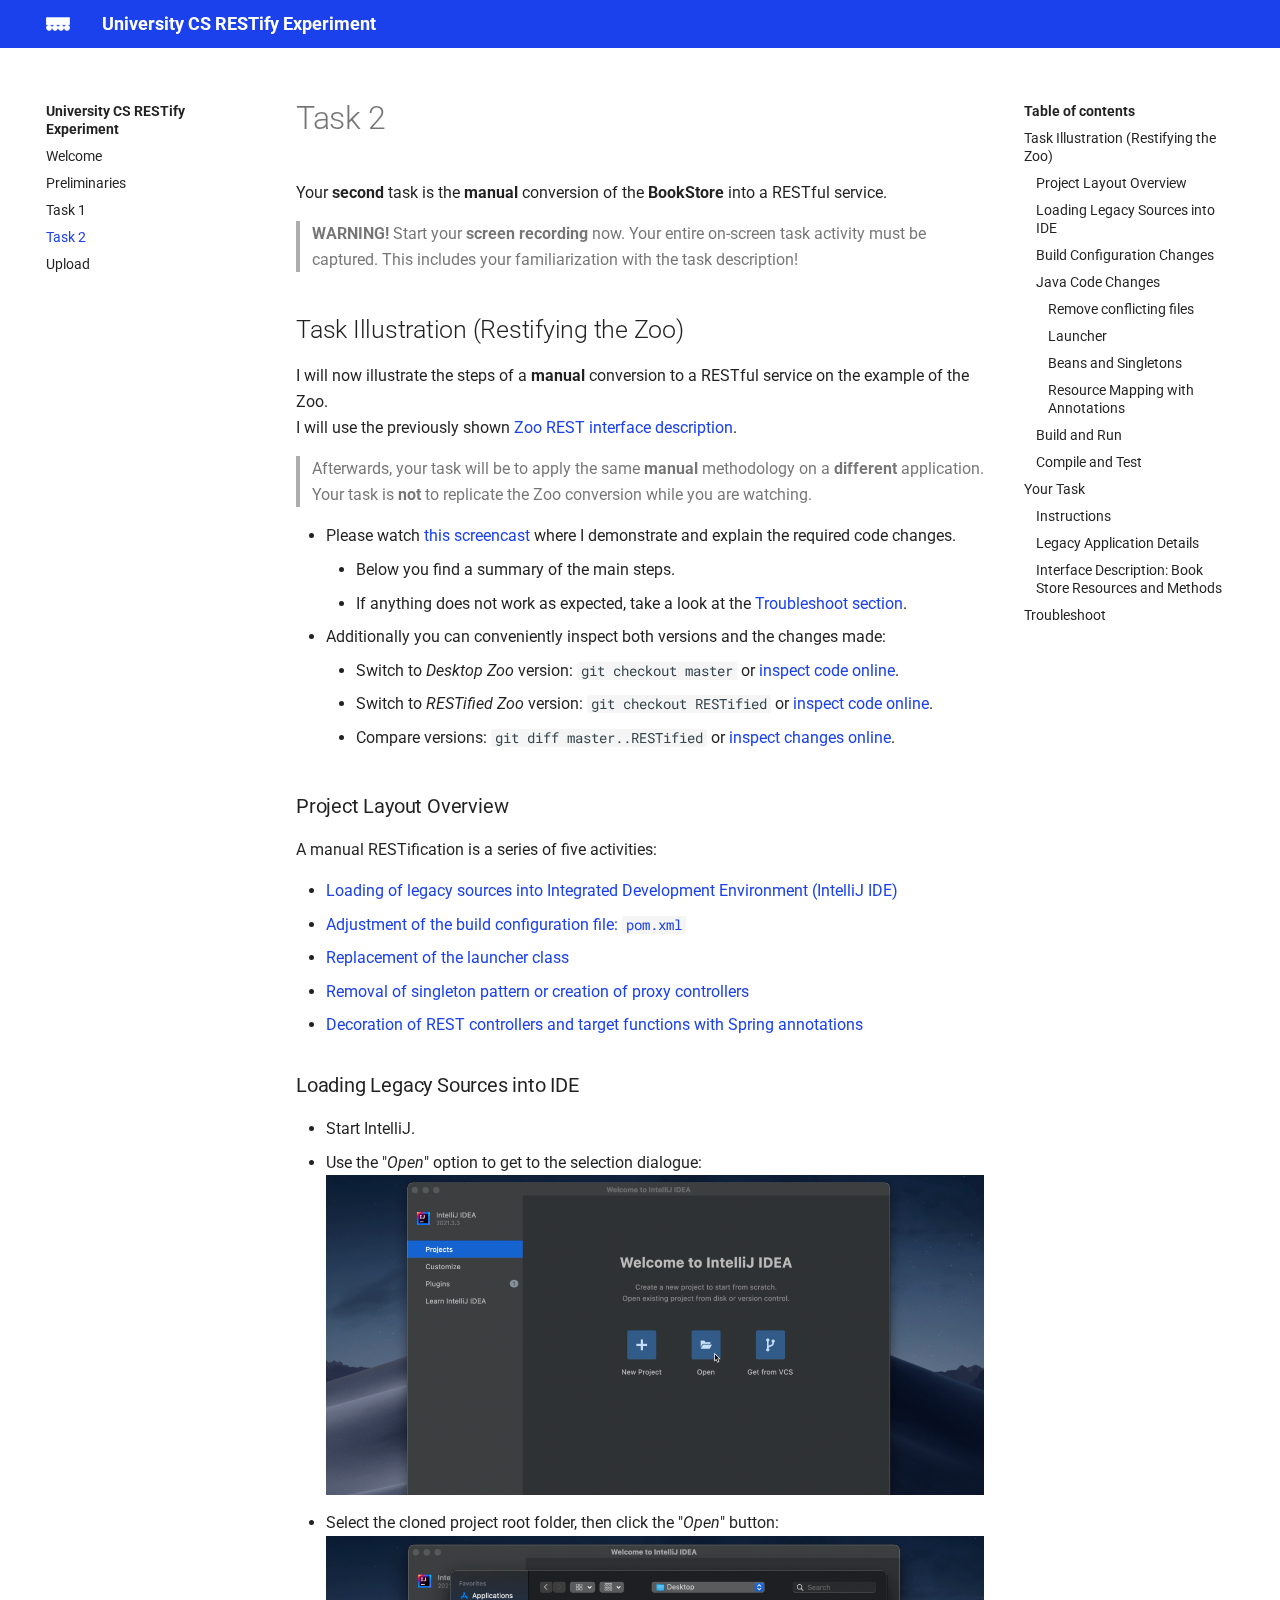
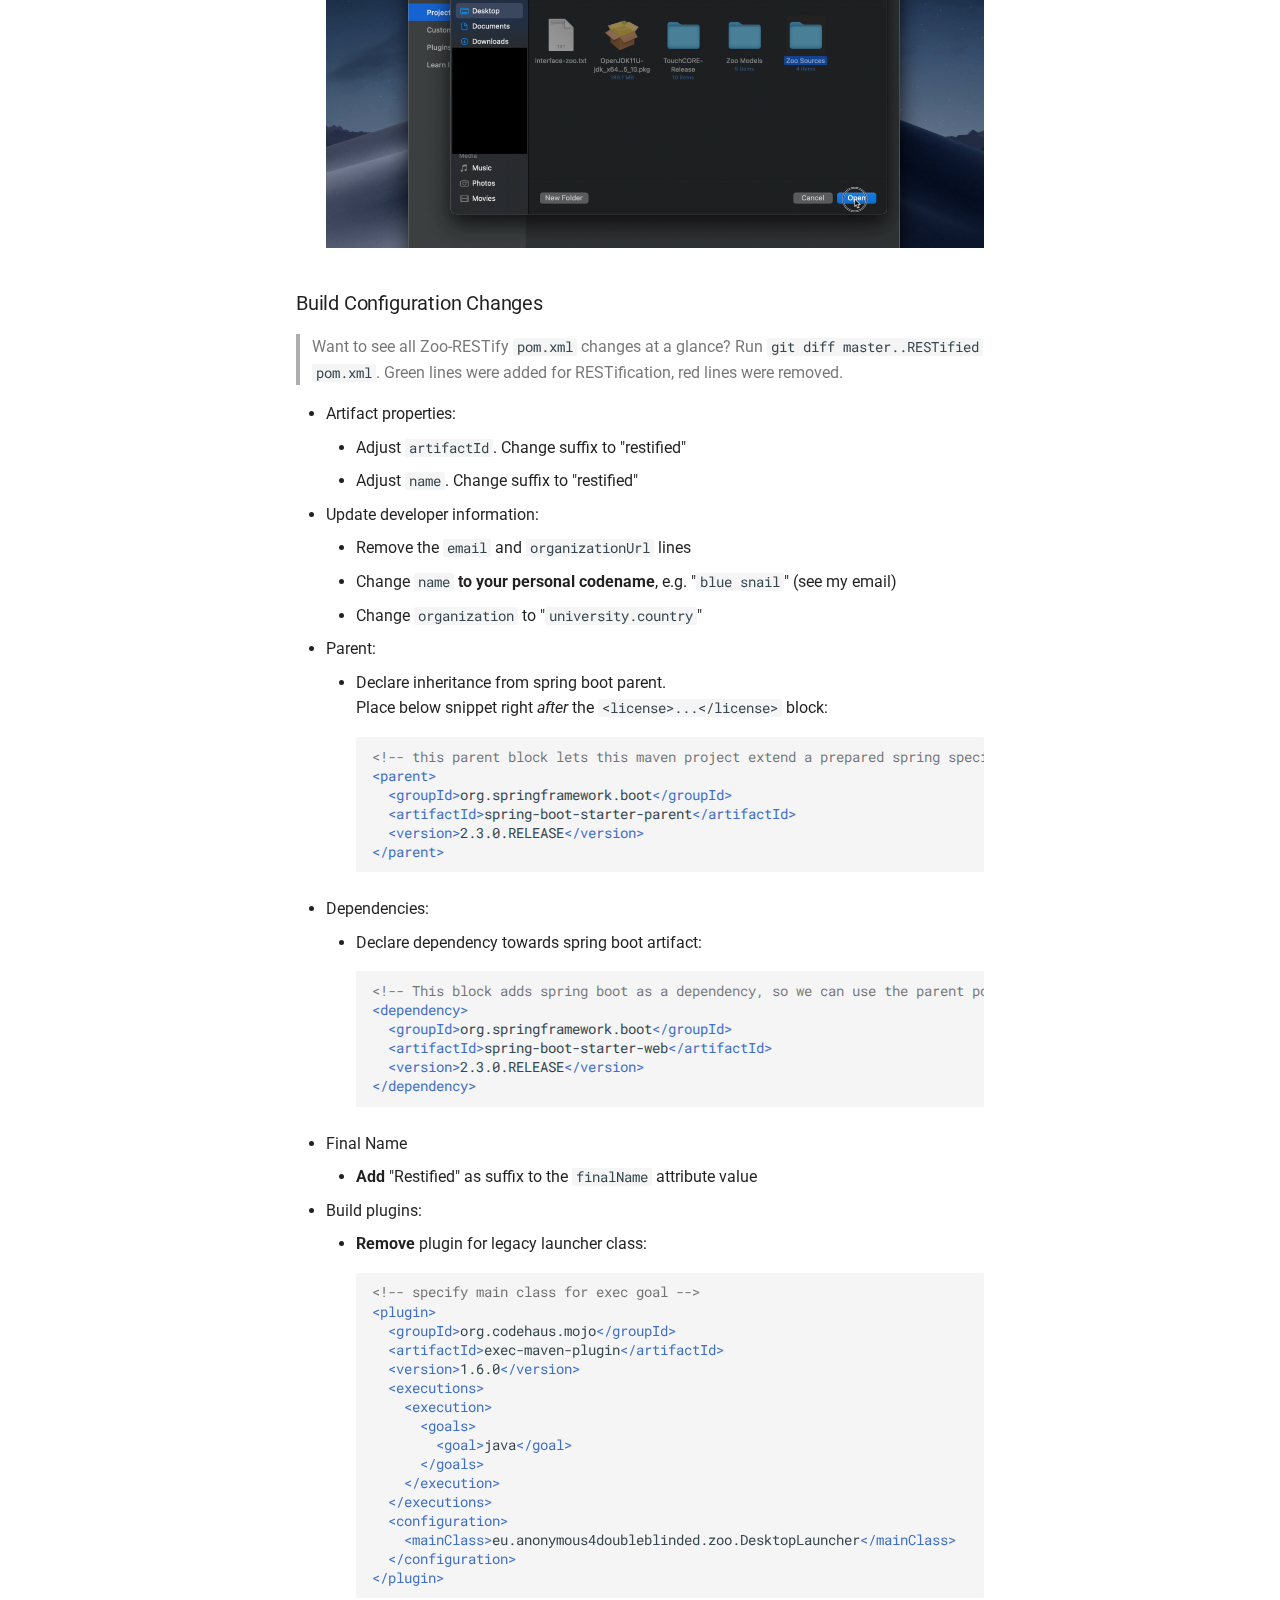
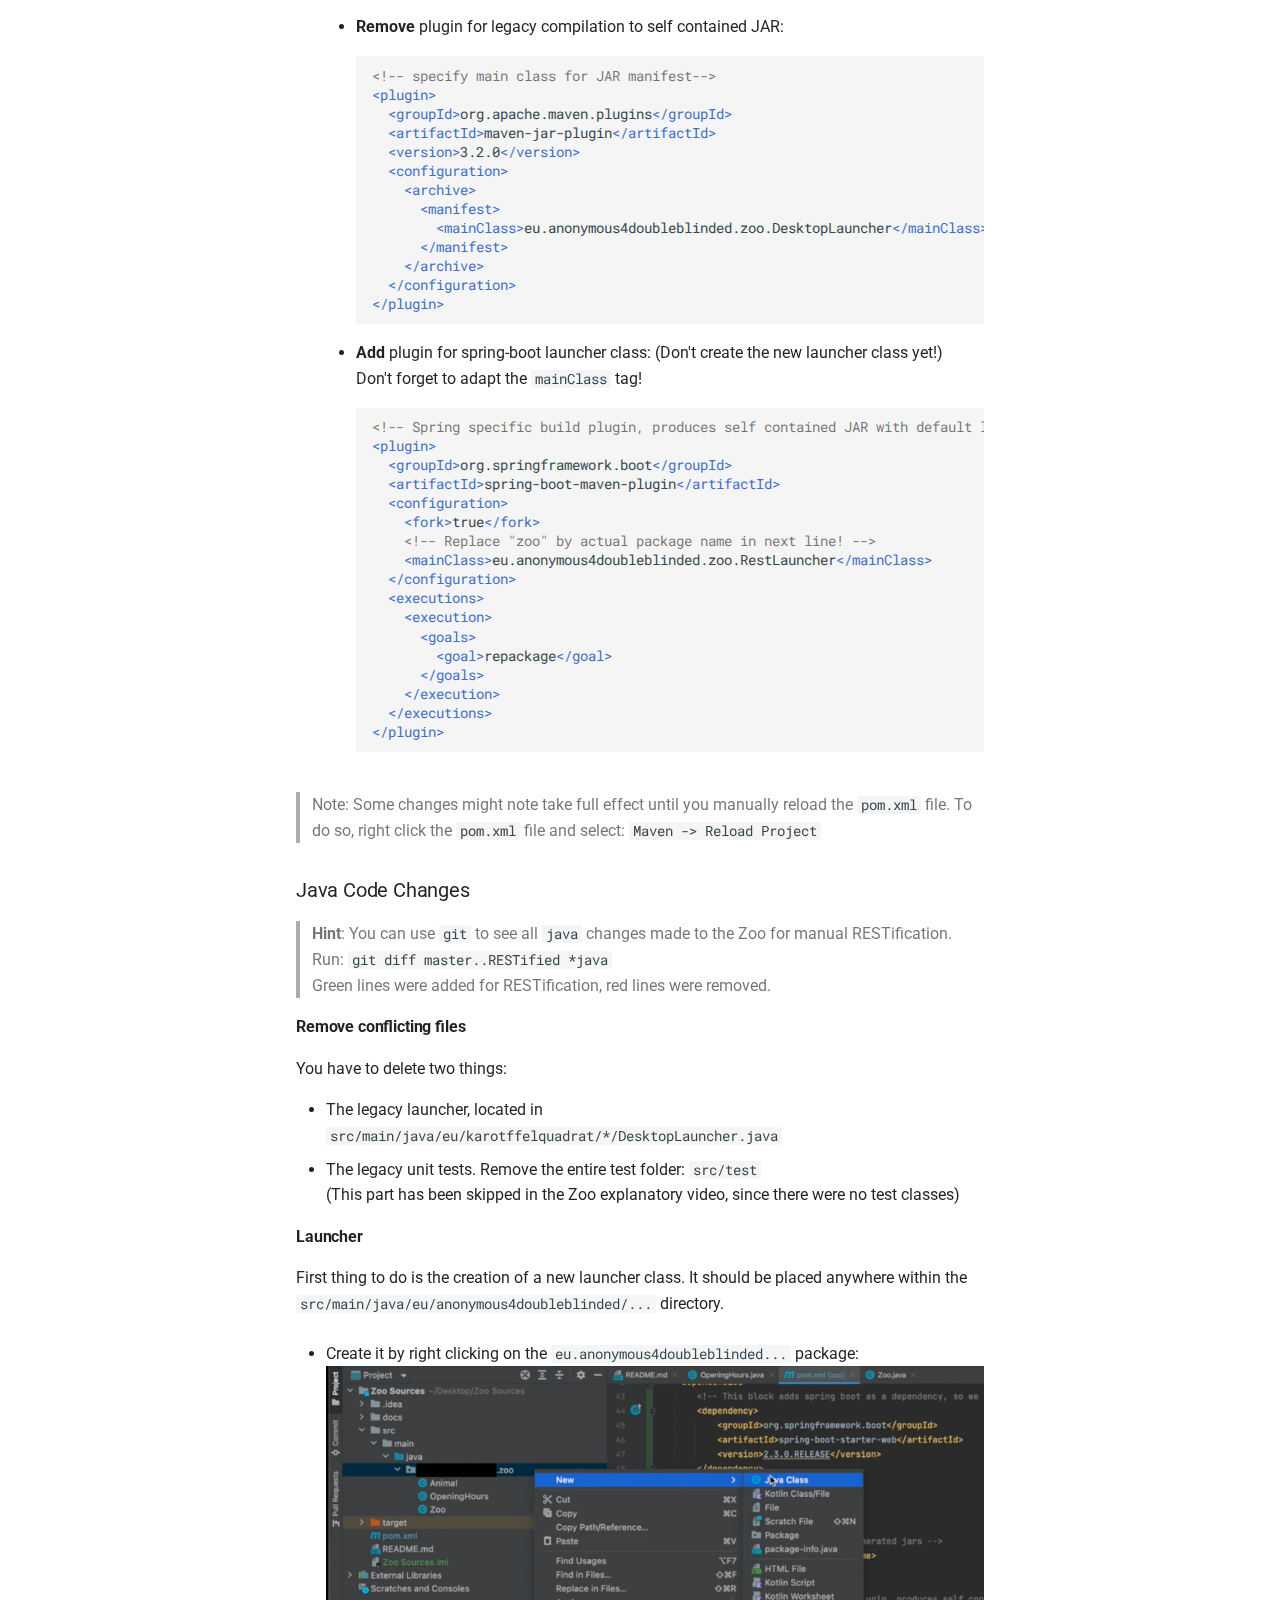
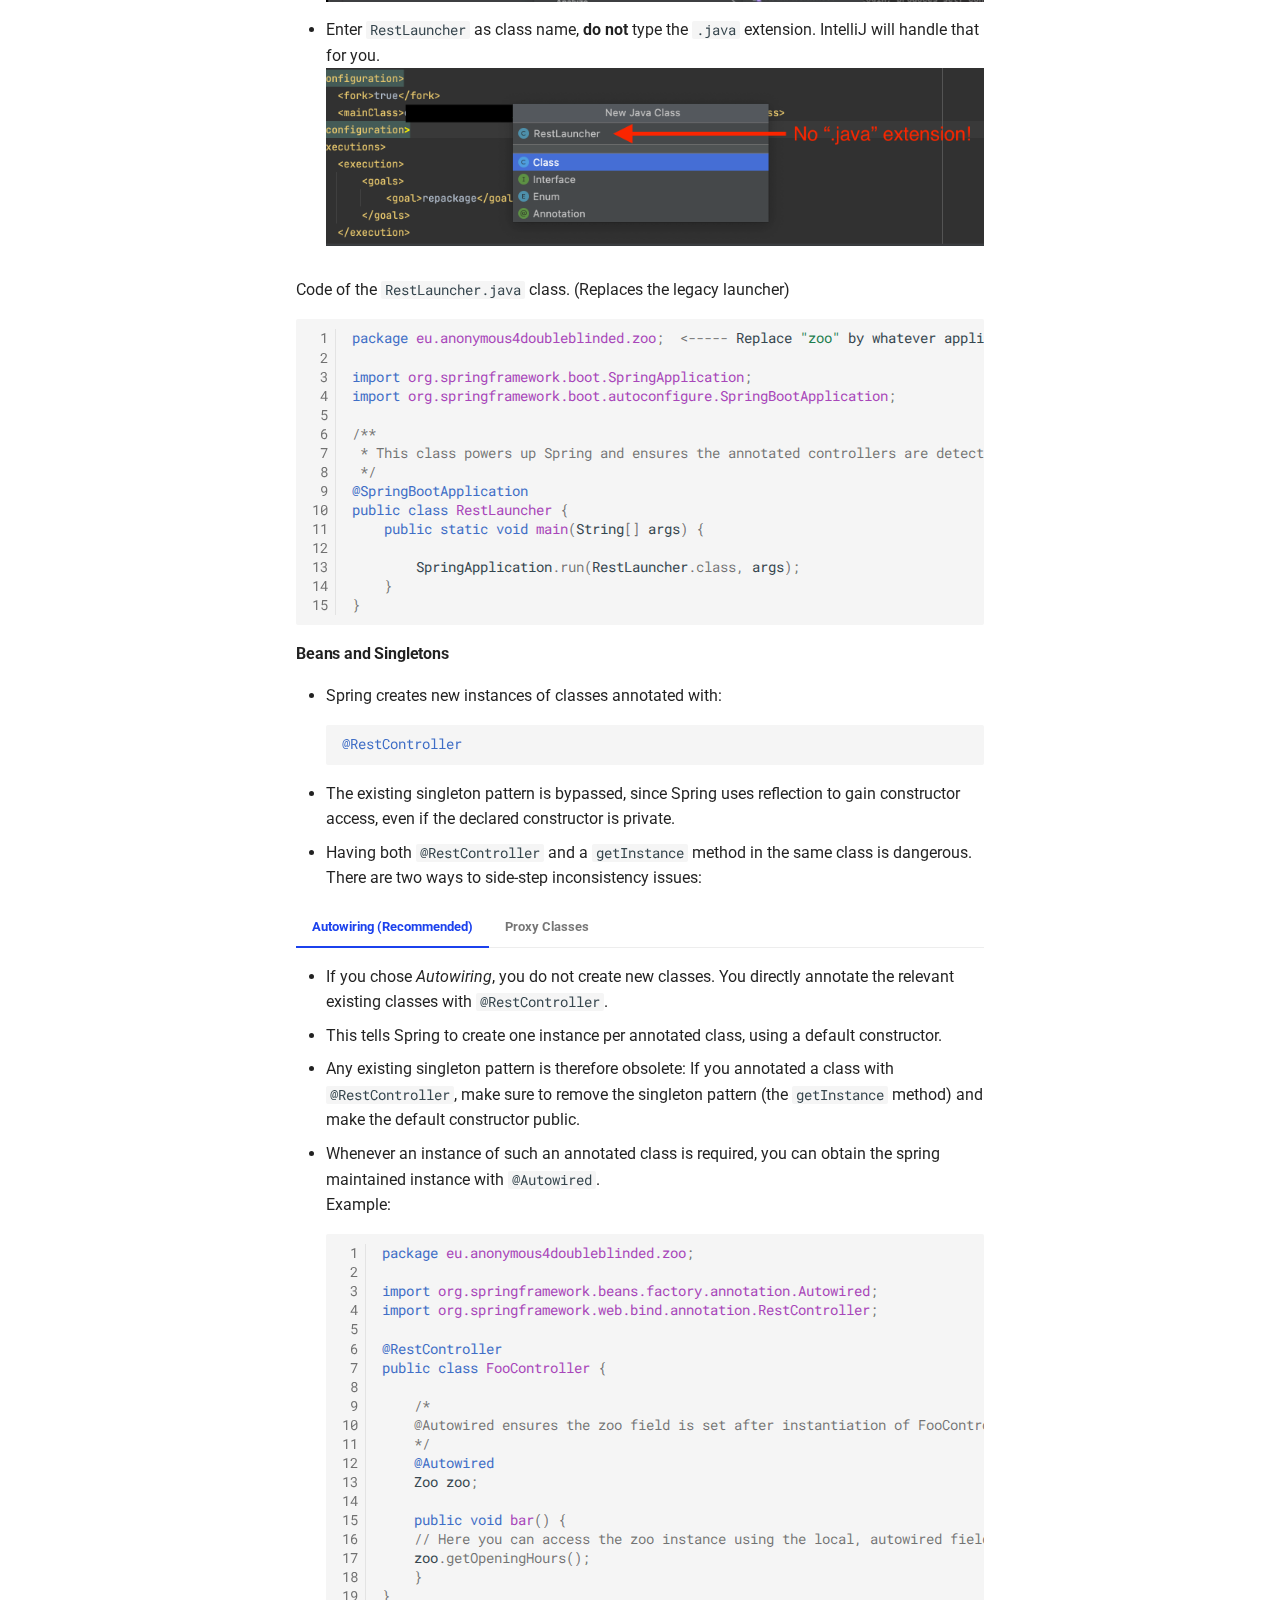
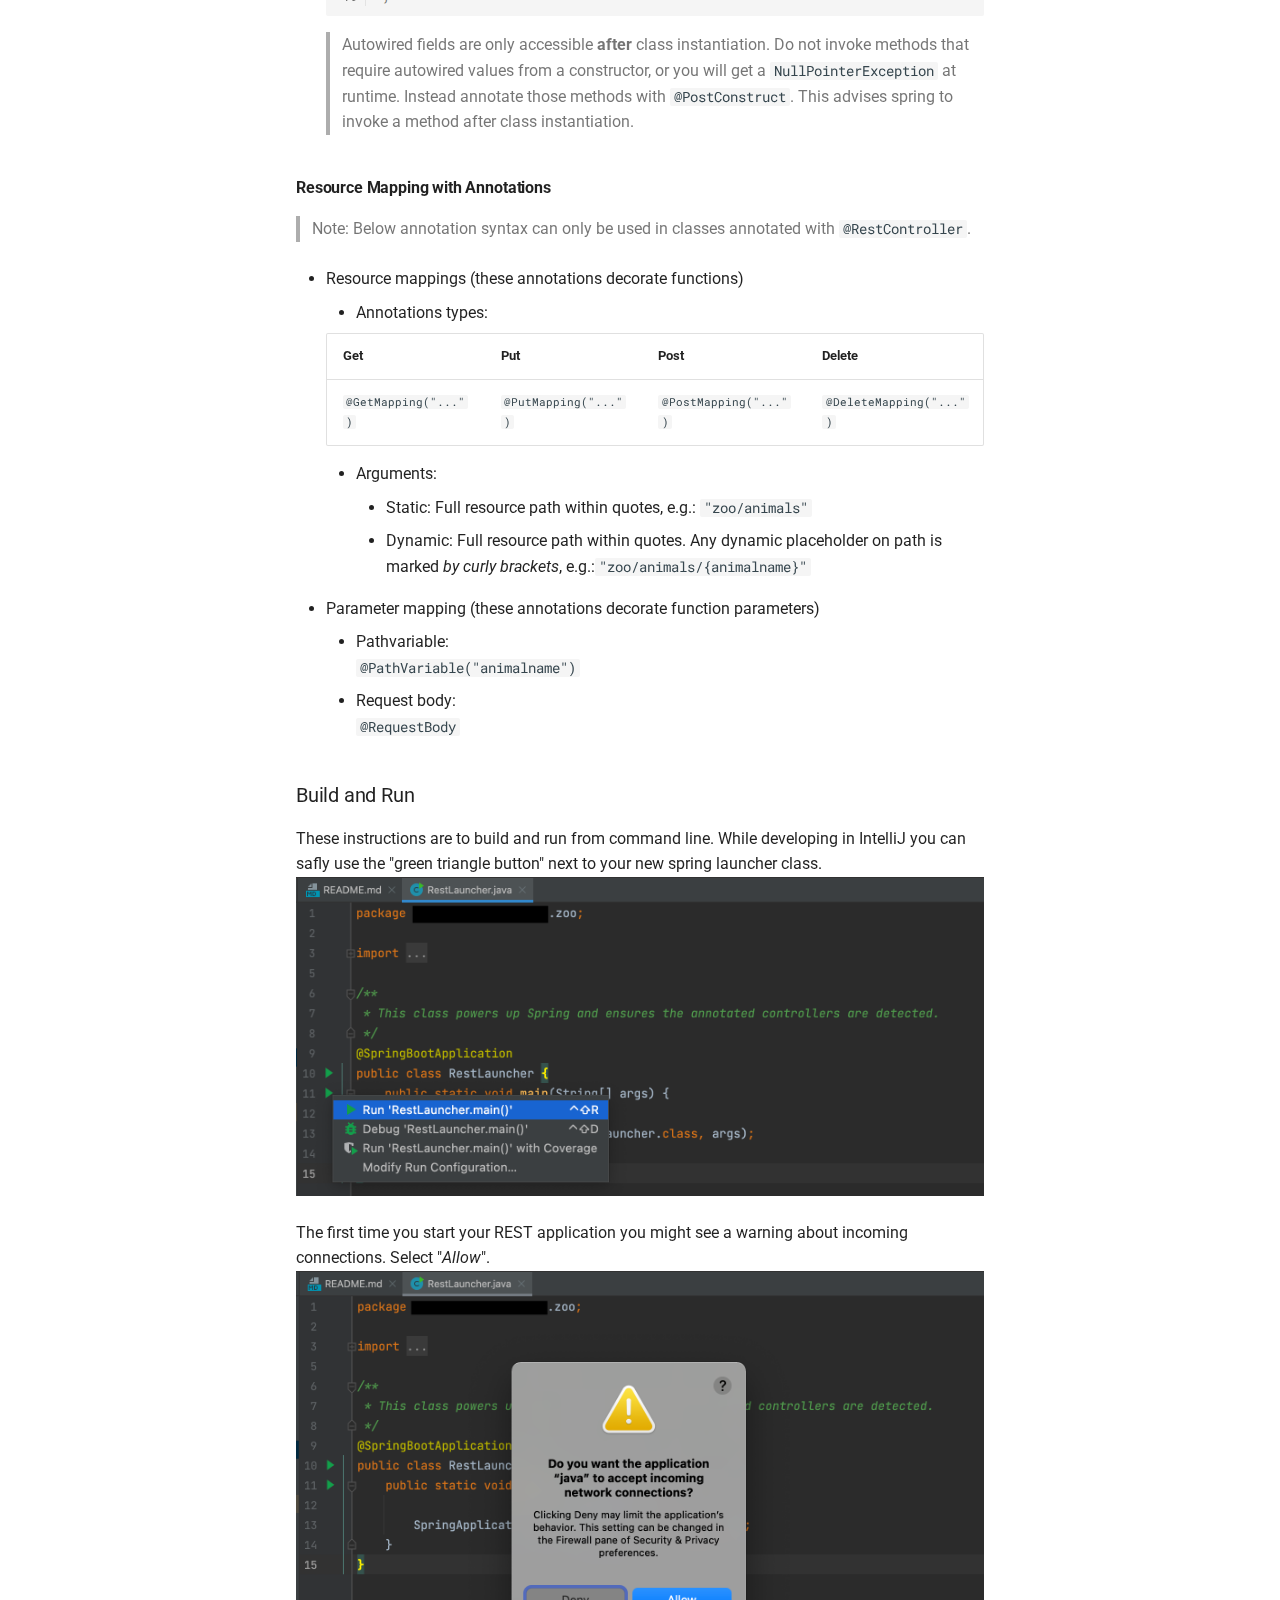
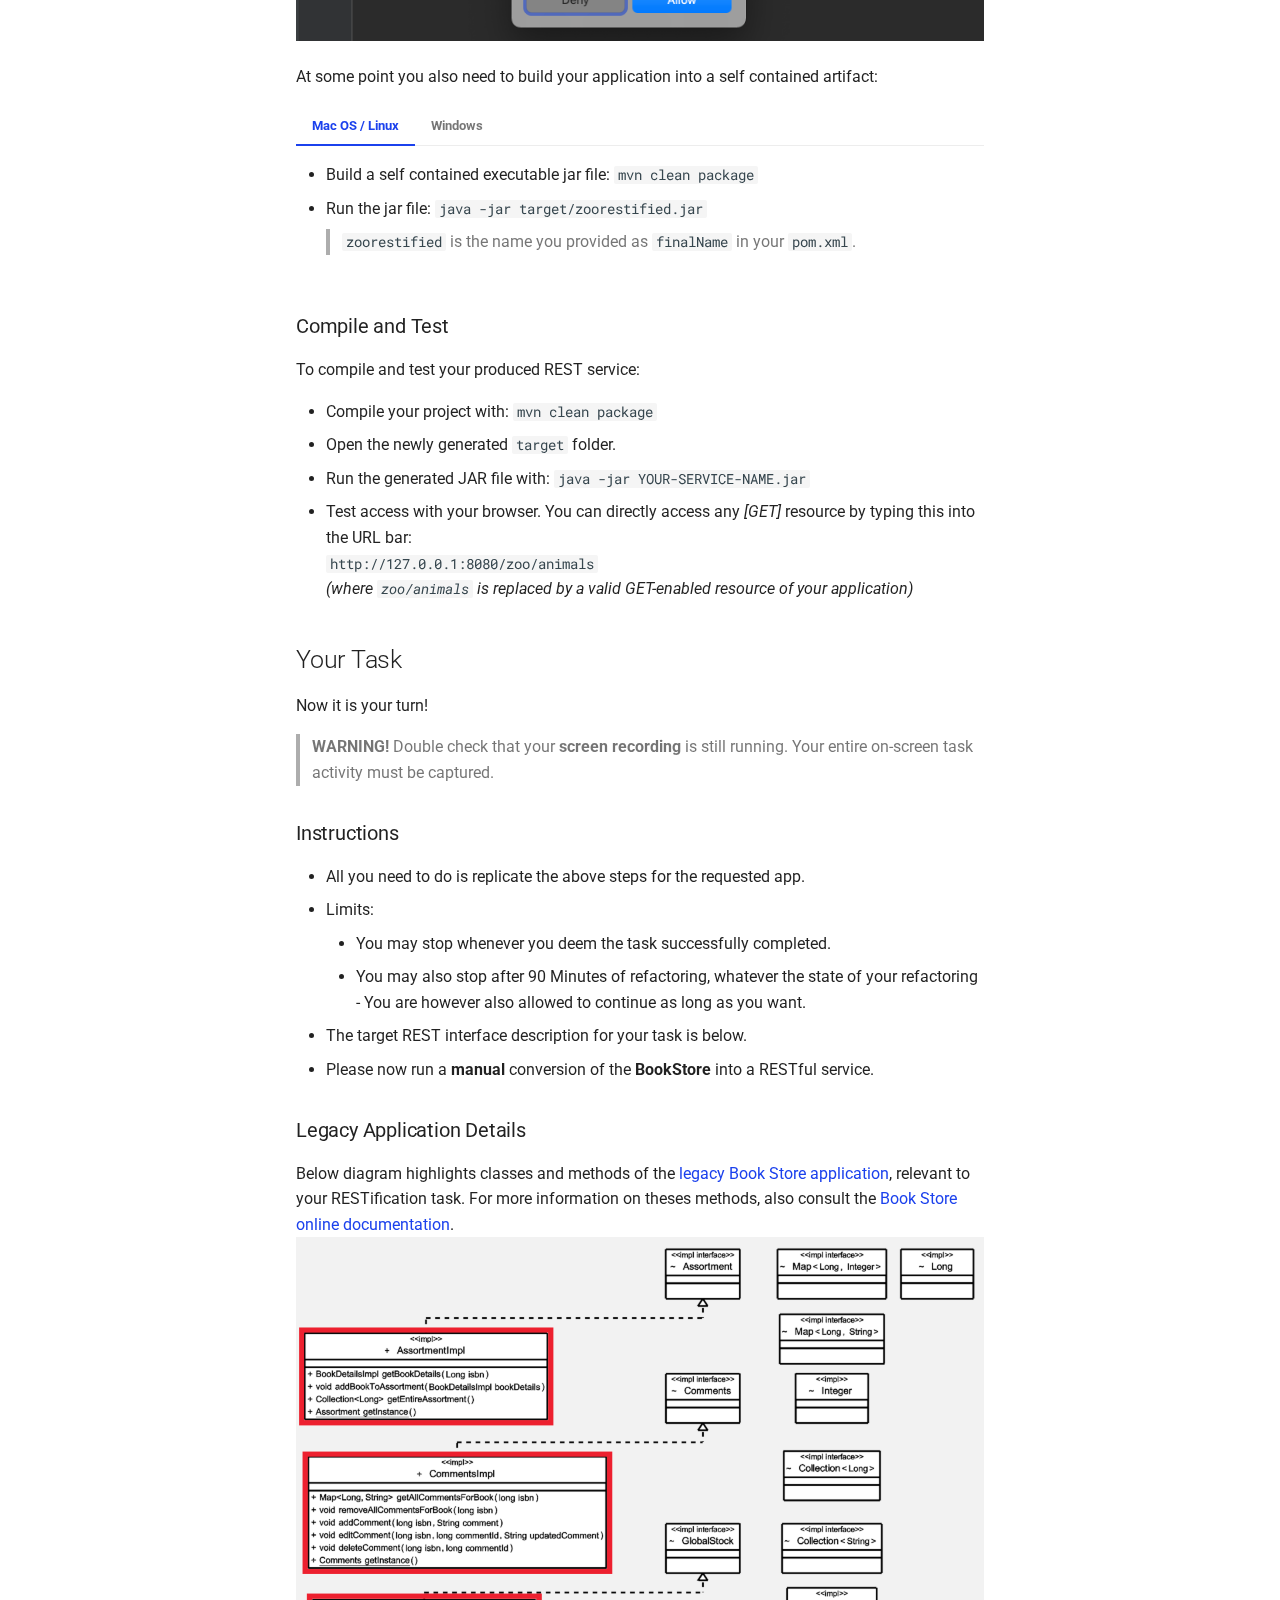
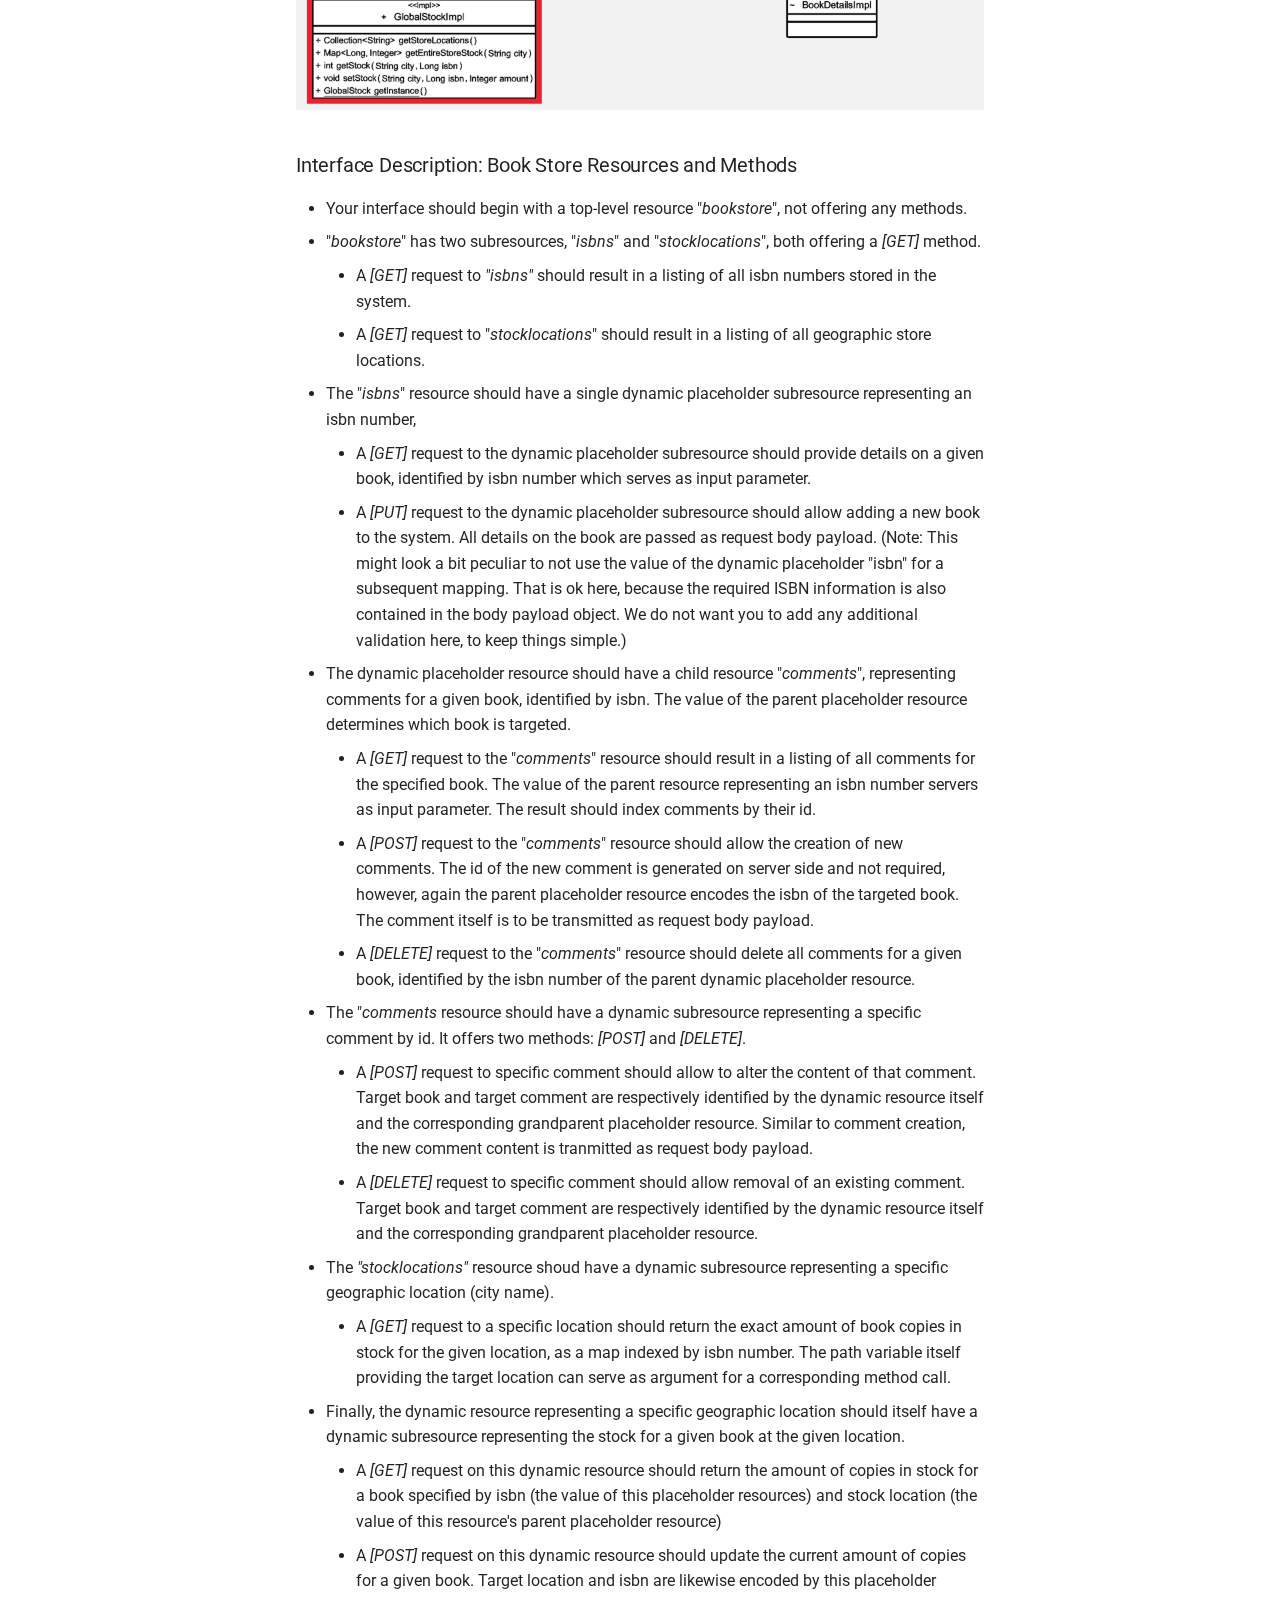
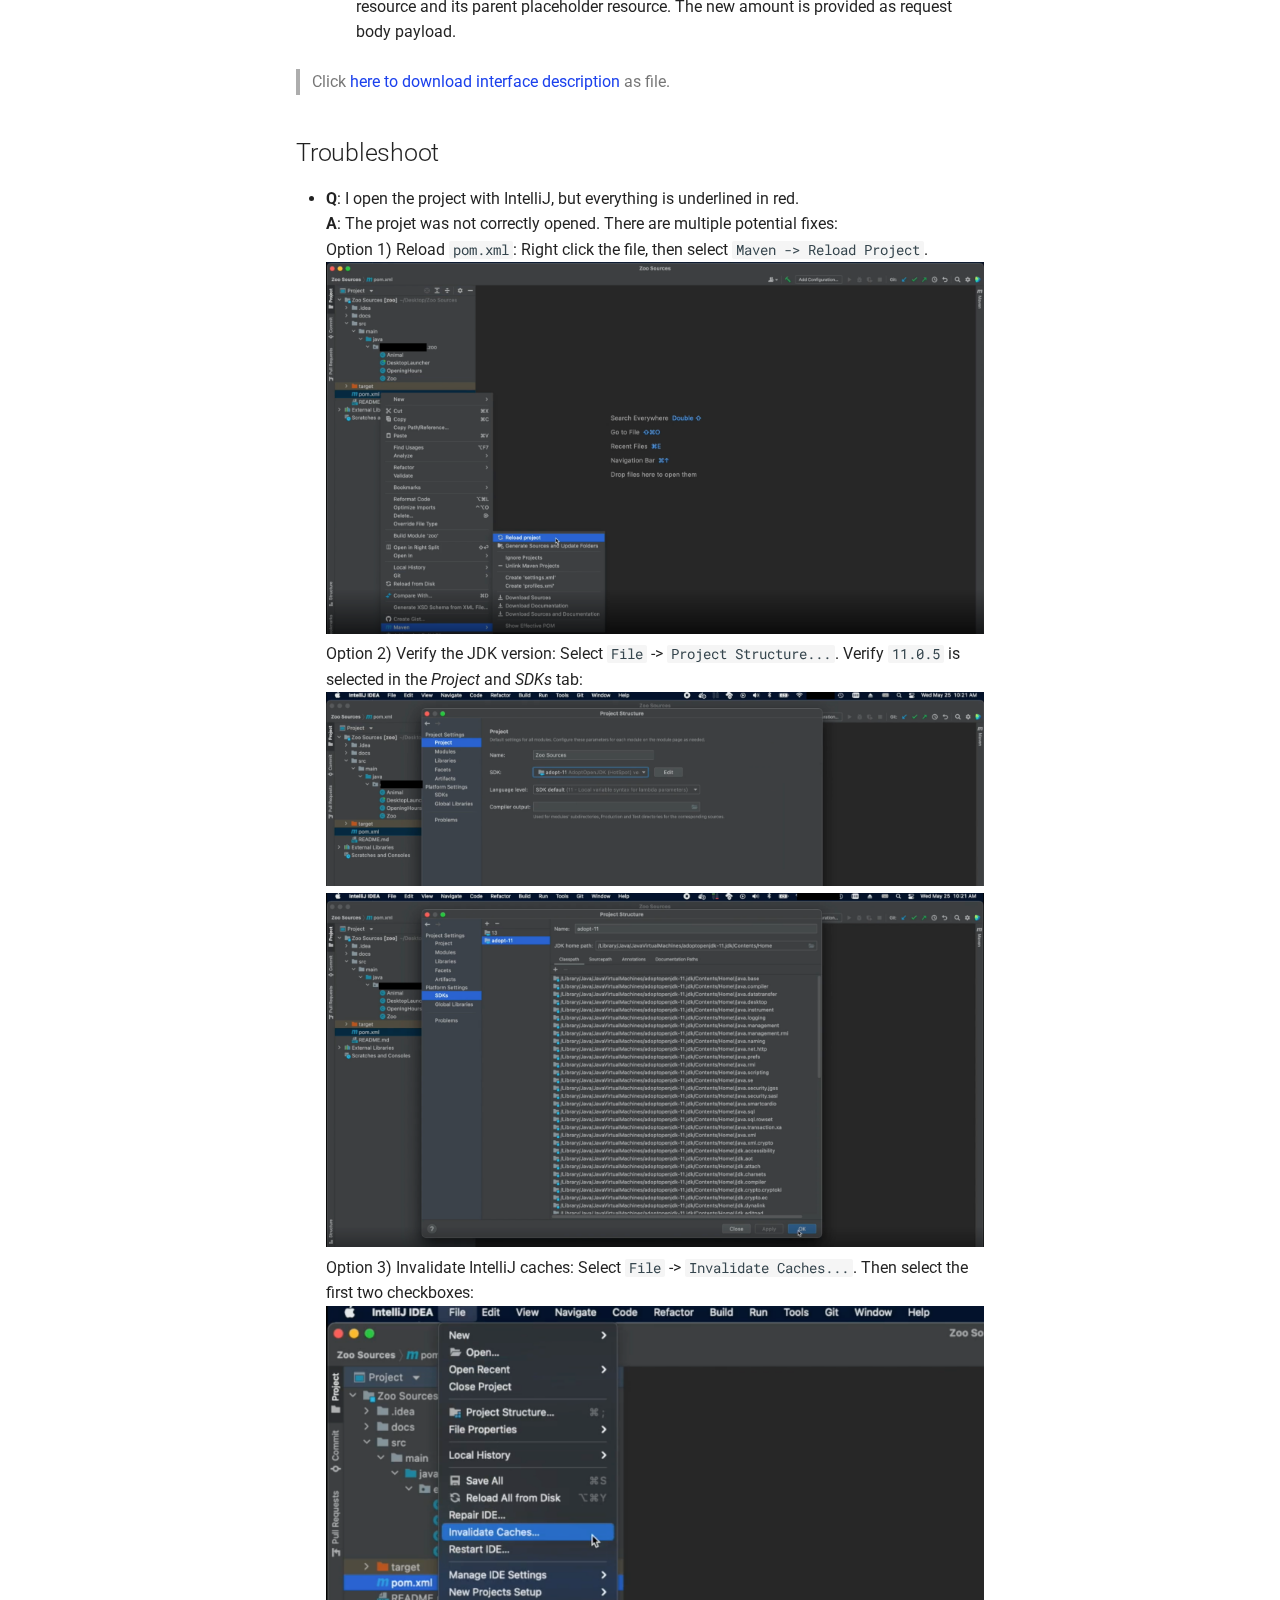
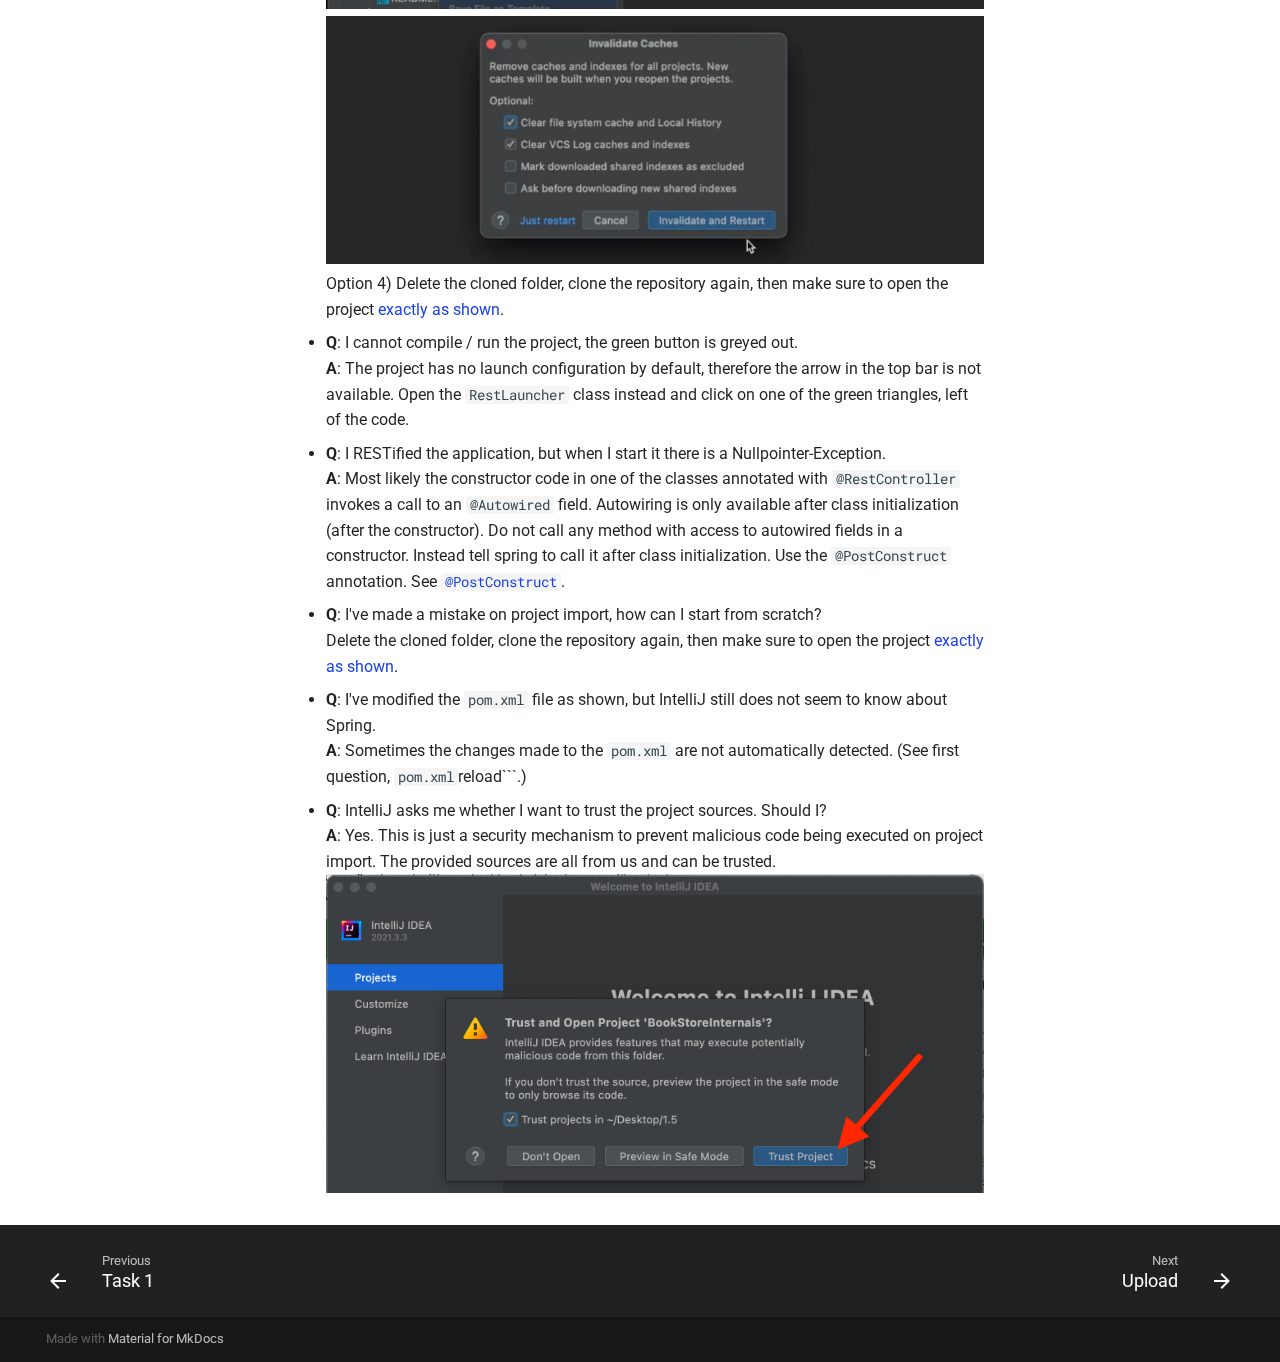
<file: task2/index.html>
<!doctype html>
<html lang="en" class="no-js">
  <head>
    
      <meta charset="utf-8">
      <meta name="viewport" content="width=device-width,initial-scale=1">
      
      
      
        <link rel="canonical" href="https://www.cs.university.country/~secretidentifier/restify/task2/">
      
      <link rel="icon" href="../assets/images/favicon.png">
      <meta name="generator" content="mkdocs-1.2.3, mkdocs-material-8.2.5">
    
    
      
        <title>Task 2 - University CS RESTify Experiment</title>
      
    
    
      <link rel="stylesheet" href="../assets/stylesheets/main.2d9f7617.min.css">
      
        
        <link rel="stylesheet" href="../assets/stylesheets/palette.e6a45f82.min.css">
        
      
    
    
    
      
        
        
        <link rel="preconnect" href="https://fonts.gstatic.com" crossorigin>
        <link rel="stylesheet" href="https://fonts.googleapis.com/css?family=Roboto:300,300i,400,400i,700,700i%7CRoboto+Mono:400,400i,700,700i&display=fallback">
        <style>:root{--md-text-font:"Roboto";--md-code-font:"Roboto Mono"}</style>
      
    
    
      <link rel="stylesheet" href="../stylesheets/extra.css">
    
    <script>__md_scope=new URL("..",location),__md_get=(e,_=localStorage,t=__md_scope)=>JSON.parse(_.getItem(t.pathname+"."+e)),__md_set=(e,_,t=localStorage,a=__md_scope)=>{try{t.setItem(a.pathname+"."+e,JSON.stringify(_))}catch(e){}}</script>
    
      

    
    
  </head>
  
  
    
    
    
    
    
    <body dir="ltr" data-md-color-scheme="university" data-md-color-primary="" data-md-color-accent="red">
  
    
    
    <input class="md-toggle" data-md-toggle="drawer" type="checkbox" id="__drawer" autocomplete="off">
    <input class="md-toggle" data-md-toggle="search" type="checkbox" id="__search" autocomplete="off">
    <label class="md-overlay" for="__drawer"></label>
    <div data-md-component="skip">
      
        
        <a href="#task-2" class="md-skip">
          Skip to content
        </a>
      
    </div>
    <div data-md-component="announce">
      
    </div>
    
    
      

<header class="md-header" data-md-component="header">
  <nav class="md-header__inner md-grid" aria-label="Header">
    <a href=".." title="University CS RESTify Experiment" class="md-header__button md-logo" aria-label="University CS RESTify Experiment" data-md-component="logo">
      
  <img src="../assets/logo.png" alt="logo">

    </a>
    <label class="md-header__button md-icon" for="__drawer">
      <svg xmlns="http://www.w3.org/2000/svg" viewBox="0 0 24 24"><path d="M3 6h18v2H3V6m0 5h18v2H3v-2m0 5h18v2H3v-2z"/></svg>
    </label>
    <div class="md-header__title" data-md-component="header-title">
      <div class="md-header__ellipsis">
        <div class="md-header__topic">
          <span class="md-ellipsis">
            University CS RESTify Experiment
          </span>
        </div>
        <div class="md-header__topic" data-md-component="header-topic">
          <span class="md-ellipsis">
            
              Task 2
            
          </span>
        </div>
      </div>
    </div>
    
    
    
      <label class="md-header__button md-icon" for="__search">
        <svg xmlns="http://www.w3.org/2000/svg" viewBox="0 0 24 24"><path d="M9.5 3A6.5 6.5 0 0 1 16 9.5c0 1.61-.59 3.09-1.56 4.23l.27.27h.79l5 5-1.5 1.5-5-5v-.79l-.27-.27A6.516 6.516 0 0 1 9.5 16 6.5 6.5 0 0 1 3 9.5 6.5 6.5 0 0 1 9.5 3m0 2C7 5 5 7 5 9.5S7 14 9.5 14 14 12 14 9.5 12 5 9.5 5z"/></svg>
      </label>
      <div class="md-search" data-md-component="search" role="dialog">
  <label class="md-search__overlay" for="__search"></label>
  <div class="md-search__inner" role="search">
    <form class="md-search__form" name="search">
      <input type="text" class="md-search__input" name="query" aria-label="Search" placeholder="Search" autocapitalize="off" autocorrect="off" autocomplete="off" spellcheck="false" data-md-component="search-query" required>
      <label class="md-search__icon md-icon" for="__search">
        <svg xmlns="http://www.w3.org/2000/svg" viewBox="0 0 24 24"><path d="M9.5 3A6.5 6.5 0 0 1 16 9.5c0 1.61-.59 3.09-1.56 4.23l.27.27h.79l5 5-1.5 1.5-5-5v-.79l-.27-.27A6.516 6.516 0 0 1 9.5 16 6.5 6.5 0 0 1 3 9.5 6.5 6.5 0 0 1 9.5 3m0 2C7 5 5 7 5 9.5S7 14 9.5 14 14 12 14 9.5 12 5 9.5 5z"/></svg>
        <svg xmlns="http://www.w3.org/2000/svg" viewBox="0 0 24 24"><path d="M20 11v2H8l5.5 5.5-1.42 1.42L4.16 12l7.92-7.92L13.5 5.5 8 11h12z"/></svg>
      </label>
      <nav class="md-search__options" aria-label="Search">
        
        <button type="reset" class="md-search__icon md-icon" aria-label="Clear" tabindex="-1">
          <svg xmlns="http://www.w3.org/2000/svg" viewBox="0 0 24 24"><path d="M19 6.41 17.59 5 12 10.59 6.41 5 5 6.41 10.59 12 5 17.59 6.41 19 12 13.41 17.59 19 19 17.59 13.41 12 19 6.41z"/></svg>
        </button>
      </nav>
      
    </form>
    <div class="md-search__output">
      <div class="md-search__scrollwrap" data-md-scrollfix>
        <div class="md-search-result" data-md-component="search-result">
          <div class="md-search-result__meta">
            Initializing search
          </div>
          <ol class="md-search-result__list"></ol>
        </div>
      </div>
    </div>
  </div>
</div>
    
    
  </nav>
  
</header>
    
    <div class="md-container" data-md-component="container">
      
      
        
          
        
      
      <main class="md-main" data-md-component="main">
        <div class="md-main__inner md-grid">
          
            
              
              <div class="md-sidebar md-sidebar--primary" data-md-component="sidebar" data-md-type="navigation" >
                <div class="md-sidebar__scrollwrap">
                  <div class="md-sidebar__inner">
                    


<nav class="md-nav md-nav--primary" aria-label="Navigation" data-md-level="0">
  <label class="md-nav__title" for="__drawer">
    <a href=".." title="University CS RESTify Experiment" class="md-nav__button md-logo" aria-label="University CS RESTify Experiment" data-md-component="logo">
      
  <img src="../assets/logo.png" alt="logo">

    </a>
    University CS RESTify Experiment
  </label>
  
  <ul class="md-nav__list" data-md-scrollfix>
    
      
      
      

  
  
  
    <li class="md-nav__item">
      <a href=".." class="md-nav__link">
        Welcome
      </a>
    </li>
  

    
      
      
      

  
  
  
    <li class="md-nav__item">
      <a href="../preliminaries/" class="md-nav__link">
        Preliminaries
      </a>
    </li>
  

    
      
      
      

  
  
  
    <li class="md-nav__item">
      <a href="../task1/" class="md-nav__link">
        Task 1
      </a>
    </li>
  

    
      
      
      

  
  
    
  
  
    <li class="md-nav__item md-nav__item--active">
      
      <input class="md-nav__toggle md-toggle" data-md-toggle="toc" type="checkbox" id="__toc">
      
      
        
      
      
        <label class="md-nav__link md-nav__link--active" for="__toc">
          Task 2
          <span class="md-nav__icon md-icon"></span>
        </label>
      
      <a href="./" class="md-nav__link md-nav__link--active">
        Task 2
      </a>
      
        

<nav class="md-nav md-nav--secondary" aria-label="Table of contents">
  
  
  
    
  
  
    <label class="md-nav__title" for="__toc">
      <span class="md-nav__icon md-icon"></span>
      Table of contents
    </label>
    <ul class="md-nav__list" data-md-component="toc" data-md-scrollfix>
      
        <li class="md-nav__item">
  <a href="#task-illustration-restifying-the-zoo" class="md-nav__link">
    Task Illustration (Restifying the Zoo)
  </a>
  
    <nav class="md-nav" aria-label="Task Illustration (Restifying the Zoo)">
      <ul class="md-nav__list">
        
          <li class="md-nav__item">
  <a href="#project-layout-overview" class="md-nav__link">
    Project Layout Overview
  </a>
  
</li>
        
          <li class="md-nav__item">
  <a href="#loading-legacy-sources-into-ide" class="md-nav__link">
    Loading Legacy Sources into IDE
  </a>
  
</li>
        
          <li class="md-nav__item">
  <a href="#build-configuration-changes" class="md-nav__link">
    Build Configuration Changes
  </a>
  
</li>
        
          <li class="md-nav__item">
  <a href="#java-code-changes" class="md-nav__link">
    Java Code Changes
  </a>
  
    <nav class="md-nav" aria-label="Java Code Changes">
      <ul class="md-nav__list">
        
          <li class="md-nav__item">
  <a href="#remove-conflicting-files" class="md-nav__link">
    Remove conflicting files
  </a>
  
</li>
        
          <li class="md-nav__item">
  <a href="#launcher" class="md-nav__link">
    Launcher
  </a>
  
</li>
        
          <li class="md-nav__item">
  <a href="#beans-and-singletons" class="md-nav__link">
    Beans and Singletons
  </a>
  
</li>
        
          <li class="md-nav__item">
  <a href="#resource-mapping-with-annotations" class="md-nav__link">
    Resource Mapping with Annotations
  </a>
  
</li>
        
      </ul>
    </nav>
  
</li>
        
          <li class="md-nav__item">
  <a href="#build-and-run" class="md-nav__link">
    Build and Run
  </a>
  
</li>
        
          <li class="md-nav__item">
  <a href="#compile-and-test" class="md-nav__link">
    Compile and Test
  </a>
  
</li>
        
      </ul>
    </nav>
  
</li>
      
        <li class="md-nav__item">
  <a href="#your-task" class="md-nav__link">
    Your Task
  </a>
  
    <nav class="md-nav" aria-label="Your Task">
      <ul class="md-nav__list">
        
          <li class="md-nav__item">
  <a href="#instructions" class="md-nav__link">
    Instructions
  </a>
  
</li>
        
          <li class="md-nav__item">
  <a href="#legacy-application-details" class="md-nav__link">
    Legacy Application Details
  </a>
  
</li>
        
          <li class="md-nav__item">
  <a href="#interface-description-book-store-resources-and-methods" class="md-nav__link">
    Interface Description: Book Store Resources and Methods
  </a>
  
</li>
        
      </ul>
    </nav>
  
</li>
      
        <li class="md-nav__item">
  <a href="#troubleshoot" class="md-nav__link">
    Troubleshoot
  </a>
  
</li>
      
    </ul>
  
</nav>
      
    </li>
  

    
      
      
      

  
  
  
    <li class="md-nav__item">
      <a href="../upload/" class="md-nav__link">
        Upload
      </a>
    </li>
  

    
  </ul>
</nav>
                  </div>
                </div>
              </div>
            
            
              
              <div class="md-sidebar md-sidebar--secondary" data-md-component="sidebar" data-md-type="toc" >
                <div class="md-sidebar__scrollwrap">
                  <div class="md-sidebar__inner">
                    

<nav class="md-nav md-nav--secondary" aria-label="Table of contents">
  
  
  
    
  
  
    <label class="md-nav__title" for="__toc">
      <span class="md-nav__icon md-icon"></span>
      Table of contents
    </label>
    <ul class="md-nav__list" data-md-component="toc" data-md-scrollfix>
      
        <li class="md-nav__item">
  <a href="#task-illustration-restifying-the-zoo" class="md-nav__link">
    Task Illustration (Restifying the Zoo)
  </a>
  
    <nav class="md-nav" aria-label="Task Illustration (Restifying the Zoo)">
      <ul class="md-nav__list">
        
          <li class="md-nav__item">
  <a href="#project-layout-overview" class="md-nav__link">
    Project Layout Overview
  </a>
  
</li>
        
          <li class="md-nav__item">
  <a href="#loading-legacy-sources-into-ide" class="md-nav__link">
    Loading Legacy Sources into IDE
  </a>
  
</li>
        
          <li class="md-nav__item">
  <a href="#build-configuration-changes" class="md-nav__link">
    Build Configuration Changes
  </a>
  
</li>
        
          <li class="md-nav__item">
  <a href="#java-code-changes" class="md-nav__link">
    Java Code Changes
  </a>
  
    <nav class="md-nav" aria-label="Java Code Changes">
      <ul class="md-nav__list">
        
          <li class="md-nav__item">
  <a href="#remove-conflicting-files" class="md-nav__link">
    Remove conflicting files
  </a>
  
</li>
        
          <li class="md-nav__item">
  <a href="#launcher" class="md-nav__link">
    Launcher
  </a>
  
</li>
        
          <li class="md-nav__item">
  <a href="#beans-and-singletons" class="md-nav__link">
    Beans and Singletons
  </a>
  
</li>
        
          <li class="md-nav__item">
  <a href="#resource-mapping-with-annotations" class="md-nav__link">
    Resource Mapping with Annotations
  </a>
  
</li>
        
      </ul>
    </nav>
  
</li>
        
          <li class="md-nav__item">
  <a href="#build-and-run" class="md-nav__link">
    Build and Run
  </a>
  
</li>
        
          <li class="md-nav__item">
  <a href="#compile-and-test" class="md-nav__link">
    Compile and Test
  </a>
  
</li>
        
      </ul>
    </nav>
  
</li>
      
        <li class="md-nav__item">
  <a href="#your-task" class="md-nav__link">
    Your Task
  </a>
  
    <nav class="md-nav" aria-label="Your Task">
      <ul class="md-nav__list">
        
          <li class="md-nav__item">
  <a href="#instructions" class="md-nav__link">
    Instructions
  </a>
  
</li>
        
          <li class="md-nav__item">
  <a href="#legacy-application-details" class="md-nav__link">
    Legacy Application Details
  </a>
  
</li>
        
          <li class="md-nav__item">
  <a href="#interface-description-book-store-resources-and-methods" class="md-nav__link">
    Interface Description: Book Store Resources and Methods
  </a>
  
</li>
        
      </ul>
    </nav>
  
</li>
      
        <li class="md-nav__item">
  <a href="#troubleshoot" class="md-nav__link">
    Troubleshoot
  </a>
  
</li>
      
    </ul>
  
</nav>
                  </div>
                </div>
              </div>
            
          
          <div class="md-content" data-md-component="content">
            <article class="md-content__inner md-typeset">
              
                


<h1 id="task-2">Task 2</h1>
<p>Your <strong>second</strong> task is the <strong>manual</strong> conversion of the <strong>BookStore</strong> into a RESTful service.</p>
<blockquote>
<p><strong>WARNING!</strong> Start your <strong>screen recording</strong> now. Your entire on-screen task activity must be captured. This includes your familiarization with the task description!</p>
</blockquote>
<h2 id="task-illustration-restifying-the-zoo">Task Illustration (Restifying the Zoo)</h2>
<p>I will now illustrate the steps of a <strong>manual</strong> conversion to a RESTful service on the example of the Zoo.<br />
I will use the previously shown <a href="../interface-zoo.txt">Zoo REST interface description</a>.</p>
<blockquote>
<p>Afterwards, your task will be to apply the same <strong>manual</strong> methodology on a <strong>different</strong> application. Your task is <strong>not</strong> to replicate the Zoo conversion while you are watching.</p>
</blockquote>
<ul>
<li>Please watch <a href="../../../restifyvideos/IntelliJ-1080p.mp4">this screencast</a> where I demonstrate and explain the required code changes.<ul>
<li>Below you find a summary of the main steps.</li>
<li>If anything does not work as expected, take a look at the <a href="#troubleshoot">Troubleshoot section</a>.</li>
</ul>
</li>
<li>Additionally you can conveniently inspect both versions and the changes made:<ul>
<li>Switch to <em>Desktop Zoo</em> version: <code>git checkout master</code> or <a href="https://github.com/anonymous4doubleblinded/Zoo/tree/master/src/main/java/eu/anonymous4doubleblinded/zoo">inspect code online</a>.</li>
<li>Switch to <em>RESTified Zoo</em> version: <code>git checkout RESTified</code> or <a href="https://github.com/anonymous4doubleblinded/Zoo/tree/RESTified/src/main/java/eu/anonymous4doubleblinded/zoo">inspect code online</a>.</li>
<li>Compare versions: <code>git diff master..RESTified</code> or <a href="https://github.com/anonymous4doubleblinded/Zoo/commit/8fe7675b65f795897910358ed089ea2a0e22aeff">inspect changes online</a>.</li>
</ul>
</li>
</ul>
<h3 id="project-layout-overview">Project Layout Overview</h3>
<p>A manual RESTification is a series of five activities:</p>
<ul>
<li><a href="#loading-legacy-sources-into-ide">Loading of legacy sources into Integrated Development Environment (IntelliJ IDE)</a></li>
<li><a href="#build-configuration-changes">Adjustment of the build configuration file: <code>pom.xml</code></a></li>
<li><a href="#launcher">Replacement of the launcher class</a></li>
<li><a href="#beans-and-singletons">Removal of singleton pattern or creation of proxy controllers</a></li>
<li><a href="#resource-mapping-with-annotations">Decoration of REST controllers and target functions with Spring annotations</a></li>
</ul>
<h3 id="loading-legacy-sources-into-ide">Loading Legacy Sources into IDE</h3>
<ul>
<li>Start IntelliJ.</li>
<li>Use the "<em>Open</em>" option to get to the selection dialogue:
<img alt="open-1" src="../captures/intellij/open-1.png" /></li>
<li>Select the cloned project root folder, then click the "<em>Open</em>" button:<br />
<img alt="open-2" src="../captures/intellij/open-2.png" /></li>
</ul>
<h3 id="build-configuration-changes">Build Configuration Changes</h3>
<blockquote>
<p>Want to see all Zoo-RESTify <code>pom.xml</code> changes at a glance? Run <code>git diff master..RESTified pom.xml</code>. Green lines were added for RESTification, red lines were removed.</p>
</blockquote>
<ul>
<li>Artifact properties:<ul>
<li>Adjust <code>artifactId</code>. Change suffix to "restified"</li>
<li>Adjust <code>name</code>. Change suffix to "restified"</li>
</ul>
</li>
<li>Update developer information:<ul>
<li>Remove the  <code>email</code> and <code>organizationUrl</code> lines</li>
<li>Change <code>name</code> <strong>to your personal codename</strong>, e.g. "<code>blue snail</code>" (see my email)</li>
<li>Change <code>organization</code> to "<code>university.country</code>"</li>
</ul>
</li>
<li>Parent:<ul>
<li>Declare inheritance from spring boot parent.<br />
Place below snippet right <em>after</em> the <code>&lt;license&gt;...&lt;/license&gt;</code> block:  <br />
<div class="highlight"><pre><span></span><code><a id="__codelineno-0-1" name="__codelineno-0-1" href="#__codelineno-0-1"></a><span class="cm">&lt;!-- this parent block lets this maven project extend a prepared spring specific template.--&gt;</span>
<a id="__codelineno-0-2" name="__codelineno-0-2" href="#__codelineno-0-2"></a><span class="nt">&lt;parent&gt;</span>
<a id="__codelineno-0-3" name="__codelineno-0-3" href="#__codelineno-0-3"></a>  <span class="nt">&lt;groupId&gt;</span>org.springframework.boot<span class="nt">&lt;/groupId&gt;</span>
<a id="__codelineno-0-4" name="__codelineno-0-4" href="#__codelineno-0-4"></a>  <span class="nt">&lt;artifactId&gt;</span>spring-boot-starter-parent<span class="nt">&lt;/artifactId&gt;</span>
<a id="__codelineno-0-5" name="__codelineno-0-5" href="#__codelineno-0-5"></a>  <span class="nt">&lt;version&gt;</span>2.3.0.RELEASE<span class="nt">&lt;/version&gt;</span>
<a id="__codelineno-0-6" name="__codelineno-0-6" href="#__codelineno-0-6"></a><span class="nt">&lt;/parent&gt;</span>
</code></pre></div></li>
</ul>
</li>
<li>Dependencies:<ul>
<li>Declare dependency towards spring boot artifact:<br />
<div class="highlight"><pre><span></span><code><a id="__codelineno-1-1" name="__codelineno-1-1" href="#__codelineno-1-1"></a><span class="cm">&lt;!-- This block adds spring boot as a dependency, so we can use the parent pom configuration and non-standard annotations.--&gt;</span>
<a id="__codelineno-1-2" name="__codelineno-1-2" href="#__codelineno-1-2"></a><span class="nt">&lt;dependency&gt;</span>
<a id="__codelineno-1-3" name="__codelineno-1-3" href="#__codelineno-1-3"></a>  <span class="nt">&lt;groupId&gt;</span>org.springframework.boot<span class="nt">&lt;/groupId&gt;</span>
<a id="__codelineno-1-4" name="__codelineno-1-4" href="#__codelineno-1-4"></a>  <span class="nt">&lt;artifactId&gt;</span>spring-boot-starter-web<span class="nt">&lt;/artifactId&gt;</span>
<a id="__codelineno-1-5" name="__codelineno-1-5" href="#__codelineno-1-5"></a>  <span class="nt">&lt;version&gt;</span>2.3.0.RELEASE<span class="nt">&lt;/version&gt;</span>
<a id="__codelineno-1-6" name="__codelineno-1-6" href="#__codelineno-1-6"></a><span class="nt">&lt;/dependency&gt;</span>
</code></pre></div></li>
</ul>
</li>
<li>Final Name<ul>
<li><strong>Add</strong> "Restified" as suffix to the <code>finalName</code> attribute value</li>
</ul>
</li>
<li>Build plugins:<ul>
<li><strong>Remove</strong> plugin for legacy launcher class:<br />
<div class="highlight"><pre><span></span><code><a id="__codelineno-2-1" name="__codelineno-2-1" href="#__codelineno-2-1"></a><span class="cm">&lt;!-- specify main class for exec goal --&gt;</span>
<a id="__codelineno-2-2" name="__codelineno-2-2" href="#__codelineno-2-2"></a><span class="nt">&lt;plugin&gt;</span>
<a id="__codelineno-2-3" name="__codelineno-2-3" href="#__codelineno-2-3"></a>  <span class="nt">&lt;groupId&gt;</span>org.codehaus.mojo<span class="nt">&lt;/groupId&gt;</span>
<a id="__codelineno-2-4" name="__codelineno-2-4" href="#__codelineno-2-4"></a>  <span class="nt">&lt;artifactId&gt;</span>exec-maven-plugin<span class="nt">&lt;/artifactId&gt;</span>
<a id="__codelineno-2-5" name="__codelineno-2-5" href="#__codelineno-2-5"></a>  <span class="nt">&lt;version&gt;</span>1.6.0<span class="nt">&lt;/version&gt;</span>
<a id="__codelineno-2-6" name="__codelineno-2-6" href="#__codelineno-2-6"></a>  <span class="nt">&lt;executions&gt;</span>
<a id="__codelineno-2-7" name="__codelineno-2-7" href="#__codelineno-2-7"></a>    <span class="nt">&lt;execution&gt;</span>
<a id="__codelineno-2-8" name="__codelineno-2-8" href="#__codelineno-2-8"></a>      <span class="nt">&lt;goals&gt;</span>
<a id="__codelineno-2-9" name="__codelineno-2-9" href="#__codelineno-2-9"></a>        <span class="nt">&lt;goal&gt;</span>java<span class="nt">&lt;/goal&gt;</span>
<a id="__codelineno-2-10" name="__codelineno-2-10" href="#__codelineno-2-10"></a>      <span class="nt">&lt;/goals&gt;</span>
<a id="__codelineno-2-11" name="__codelineno-2-11" href="#__codelineno-2-11"></a>    <span class="nt">&lt;/execution&gt;</span>
<a id="__codelineno-2-12" name="__codelineno-2-12" href="#__codelineno-2-12"></a>  <span class="nt">&lt;/executions&gt;</span>
<a id="__codelineno-2-13" name="__codelineno-2-13" href="#__codelineno-2-13"></a>  <span class="nt">&lt;configuration&gt;</span>
<a id="__codelineno-2-14" name="__codelineno-2-14" href="#__codelineno-2-14"></a>    <span class="nt">&lt;mainClass&gt;</span>eu.anonymous4doubleblinded.zoo.DesktopLauncher<span class="nt">&lt;/mainClass&gt;</span>
<a id="__codelineno-2-15" name="__codelineno-2-15" href="#__codelineno-2-15"></a>  <span class="nt">&lt;/configuration&gt;</span>
<a id="__codelineno-2-16" name="__codelineno-2-16" href="#__codelineno-2-16"></a><span class="nt">&lt;/plugin&gt;</span>
</code></pre></div></li>
<li><strong>Remove</strong> plugin for legacy compilation to self contained JAR:<br />
<div class="highlight"><pre><span></span><code><a id="__codelineno-3-1" name="__codelineno-3-1" href="#__codelineno-3-1"></a><span class="cm">&lt;!-- specify main class for JAR manifest--&gt;</span>
<a id="__codelineno-3-2" name="__codelineno-3-2" href="#__codelineno-3-2"></a><span class="nt">&lt;plugin&gt;</span>
<a id="__codelineno-3-3" name="__codelineno-3-3" href="#__codelineno-3-3"></a>  <span class="nt">&lt;groupId&gt;</span>org.apache.maven.plugins<span class="nt">&lt;/groupId&gt;</span>
<a id="__codelineno-3-4" name="__codelineno-3-4" href="#__codelineno-3-4"></a>  <span class="nt">&lt;artifactId&gt;</span>maven-jar-plugin<span class="nt">&lt;/artifactId&gt;</span>
<a id="__codelineno-3-5" name="__codelineno-3-5" href="#__codelineno-3-5"></a>  <span class="nt">&lt;version&gt;</span>3.2.0<span class="nt">&lt;/version&gt;</span>
<a id="__codelineno-3-6" name="__codelineno-3-6" href="#__codelineno-3-6"></a>  <span class="nt">&lt;configuration&gt;</span>
<a id="__codelineno-3-7" name="__codelineno-3-7" href="#__codelineno-3-7"></a>    <span class="nt">&lt;archive&gt;</span>
<a id="__codelineno-3-8" name="__codelineno-3-8" href="#__codelineno-3-8"></a>      <span class="nt">&lt;manifest&gt;</span>
<a id="__codelineno-3-9" name="__codelineno-3-9" href="#__codelineno-3-9"></a>        <span class="nt">&lt;mainClass&gt;</span>eu.anonymous4doubleblinded.zoo.DesktopLauncher<span class="nt">&lt;/mainClass&gt;</span>
<a id="__codelineno-3-10" name="__codelineno-3-10" href="#__codelineno-3-10"></a>      <span class="nt">&lt;/manifest&gt;</span>
<a id="__codelineno-3-11" name="__codelineno-3-11" href="#__codelineno-3-11"></a>    <span class="nt">&lt;/archive&gt;</span>
<a id="__codelineno-3-12" name="__codelineno-3-12" href="#__codelineno-3-12"></a>  <span class="nt">&lt;/configuration&gt;</span>
<a id="__codelineno-3-13" name="__codelineno-3-13" href="#__codelineno-3-13"></a><span class="nt">&lt;/plugin&gt;</span>
</code></pre></div></li>
<li><strong>Add</strong> plugin for spring-boot launcher class: (Don't create the new launcher class yet!)<br />
Don't forget to adapt the <code>mainClass</code> tag!<br />
<div class="highlight"><pre><span></span><code><a id="__codelineno-4-1" name="__codelineno-4-1" href="#__codelineno-4-1"></a><span class="cm">&lt;!-- Spring specific build plugin, produces self contained JAR with default launcher class.--&gt;</span>
<a id="__codelineno-4-2" name="__codelineno-4-2" href="#__codelineno-4-2"></a><span class="nt">&lt;plugin&gt;</span>
<a id="__codelineno-4-3" name="__codelineno-4-3" href="#__codelineno-4-3"></a>  <span class="nt">&lt;groupId&gt;</span>org.springframework.boot<span class="nt">&lt;/groupId&gt;</span>
<a id="__codelineno-4-4" name="__codelineno-4-4" href="#__codelineno-4-4"></a>  <span class="nt">&lt;artifactId&gt;</span>spring-boot-maven-plugin<span class="nt">&lt;/artifactId&gt;</span>
<a id="__codelineno-4-5" name="__codelineno-4-5" href="#__codelineno-4-5"></a>  <span class="nt">&lt;configuration&gt;</span>
<a id="__codelineno-4-6" name="__codelineno-4-6" href="#__codelineno-4-6"></a>    <span class="nt">&lt;fork&gt;</span>true<span class="nt">&lt;/fork&gt;</span>
<a id="__codelineno-4-7" name="__codelineno-4-7" href="#__codelineno-4-7"></a>    <span class="cm">&lt;!-- Replace &quot;zoo&quot; by actual package name in next line! --&gt;</span>
<a id="__codelineno-4-8" name="__codelineno-4-8" href="#__codelineno-4-8"></a>    <span class="nt">&lt;mainClass&gt;</span>eu.anonymous4doubleblinded.zoo.RestLauncher<span class="nt">&lt;/mainClass&gt;</span>
<a id="__codelineno-4-9" name="__codelineno-4-9" href="#__codelineno-4-9"></a>  <span class="nt">&lt;/configuration&gt;</span>
<a id="__codelineno-4-10" name="__codelineno-4-10" href="#__codelineno-4-10"></a>  <span class="nt">&lt;executions&gt;</span>
<a id="__codelineno-4-11" name="__codelineno-4-11" href="#__codelineno-4-11"></a>    <span class="nt">&lt;execution&gt;</span>
<a id="__codelineno-4-12" name="__codelineno-4-12" href="#__codelineno-4-12"></a>      <span class="nt">&lt;goals&gt;</span>
<a id="__codelineno-4-13" name="__codelineno-4-13" href="#__codelineno-4-13"></a>        <span class="nt">&lt;goal&gt;</span>repackage<span class="nt">&lt;/goal&gt;</span>
<a id="__codelineno-4-14" name="__codelineno-4-14" href="#__codelineno-4-14"></a>      <span class="nt">&lt;/goals&gt;</span>
<a id="__codelineno-4-15" name="__codelineno-4-15" href="#__codelineno-4-15"></a>    <span class="nt">&lt;/execution&gt;</span>
<a id="__codelineno-4-16" name="__codelineno-4-16" href="#__codelineno-4-16"></a>  <span class="nt">&lt;/executions&gt;</span>
<a id="__codelineno-4-17" name="__codelineno-4-17" href="#__codelineno-4-17"></a><span class="nt">&lt;/plugin&gt;</span>
</code></pre></div></li>
</ul>
</li>
</ul>
<blockquote>
<p>Note: Some changes might note take full effect until you manually reload the <code>pom.xml</code> file. To do so, right click the <code>pom.xml</code> file and select: <code>Maven -&gt; Reload Project</code></p>
</blockquote>
<h3 id="java-code-changes">Java Code Changes</h3>
<blockquote>
<p><strong>Hint</strong>: You can use <code>git</code> to see all <code>java</code> changes made to the Zoo for manual RESTification.<br />
Run: <code>git diff master..RESTified *java</code><br />
Green lines were added for RESTification, red lines were removed.</p>
</blockquote>
<h4 id="remove-conflicting-files">Remove conflicting files</h4>
<p>You have to delete two things:</p>
<ul>
<li>The legacy launcher, located in <code>src/main/java/eu/karotffelquadrat/*/DesktopLauncher.java</code></li>
<li>The legacy unit tests. Remove the entire test folder: <code>src/test</code><br />
(This part has been skipped in the Zoo explanatory video, since there were no test classes)</li>
</ul>
<h4 id="launcher">Launcher</h4>
<p>First thing to do is the creation of a new launcher class. It should be placed anywhere within the <code>src/main/java/eu/anonymous4doubleblinded/...</code> directory. </p>
<ul>
<li>
<p>Create it by right clicking on the <code>eu.anonymous4doubleblinded...</code> package:<br />
<img alt="create" src="../captures/intellij/launcher.png" /></p>
</li>
<li>
<p>Enter <code>RestLauncher</code> as class name, <strong>do not</strong> type the <code>.java</code> extension. IntelliJ will handle that for you.<br />
<img alt="entername" src="../captures/intellij/entername.png" /></p>
</li>
</ul>
<p>Code of the <code>RestLauncher.java</code> class. (Replaces the legacy launcher)</p>
<table class="highlighttable"><tr><td class="linenos"><div class="linenodiv"><pre><span></span><span class="normal"><a href="#__codelineno-5-1"> 1</a></span>
<span class="normal"><a href="#__codelineno-5-2"> 2</a></span>
<span class="normal"><a href="#__codelineno-5-3"> 3</a></span>
<span class="normal"><a href="#__codelineno-5-4"> 4</a></span>
<span class="normal"><a href="#__codelineno-5-5"> 5</a></span>
<span class="normal"><a href="#__codelineno-5-6"> 6</a></span>
<span class="normal"><a href="#__codelineno-5-7"> 7</a></span>
<span class="normal"><a href="#__codelineno-5-8"> 8</a></span>
<span class="normal"><a href="#__codelineno-5-9"> 9</a></span>
<span class="normal"><a href="#__codelineno-5-10">10</a></span>
<span class="normal"><a href="#__codelineno-5-11">11</a></span>
<span class="normal"><a href="#__codelineno-5-12">12</a></span>
<span class="normal"><a href="#__codelineno-5-13">13</a></span>
<span class="normal"><a href="#__codelineno-5-14">14</a></span>
<span class="normal"><a href="#__codelineno-5-15">15</a></span></pre></div></td><td class="code"><div class="highlight"><pre><span></span><code><a id="__codelineno-5-1" name="__codelineno-5-1"></a><span class="kn">package</span> <span class="nn">eu.anonymous4doubleblinded.zoo</span><span class="p">;</span>  <span class="o">&lt;-----</span> <span class="n">Replace</span> <span class="s">&quot;zoo&quot;</span> <span class="n">by</span> <span class="n">whatever</span> <span class="n">application</span> <span class="n">you</span> <span class="n">are</span> <span class="n">working</span> <span class="n">on</span>
<a id="__codelineno-5-2" name="__codelineno-5-2"></a>
<a id="__codelineno-5-3" name="__codelineno-5-3"></a><span class="kn">import</span> <span class="nn">org.springframework.boot.SpringApplication</span><span class="p">;</span>
<a id="__codelineno-5-4" name="__codelineno-5-4"></a><span class="kn">import</span> <span class="nn">org.springframework.boot.autoconfigure.SpringBootApplication</span><span class="p">;</span>
<a id="__codelineno-5-5" name="__codelineno-5-5"></a>
<a id="__codelineno-5-6" name="__codelineno-5-6"></a><span class="cm">/**</span>
<a id="__codelineno-5-7" name="__codelineno-5-7"></a><span class="cm"> * This class powers up Spring and ensures the annotated controllers are detected.</span>
<a id="__codelineno-5-8" name="__codelineno-5-8"></a><span class="cm"> */</span>
<a id="__codelineno-5-9" name="__codelineno-5-9"></a><span class="nd">@SpringBootApplication</span>
<a id="__codelineno-5-10" name="__codelineno-5-10"></a><span class="kd">public</span> <span class="kd">class</span> <span class="nc">RestLauncher</span> <span class="p">{</span>
<a id="__codelineno-5-11" name="__codelineno-5-11"></a>    <span class="kd">public</span> <span class="kd">static</span> <span class="kt">void</span> <span class="nf">main</span><span class="p">(</span><span class="n">String</span><span class="o">[]</span> <span class="n">args</span><span class="p">)</span> <span class="p">{</span>
<a id="__codelineno-5-12" name="__codelineno-5-12"></a>
<a id="__codelineno-5-13" name="__codelineno-5-13"></a>        <span class="n">SpringApplication</span><span class="p">.</span><span class="na">run</span><span class="p">(</span><span class="n">RestLauncher</span><span class="p">.</span><span class="na">class</span><span class="p">,</span> <span class="n">args</span><span class="p">);</span>
<a id="__codelineno-5-14" name="__codelineno-5-14"></a>    <span class="p">}</span>
<a id="__codelineno-5-15" name="__codelineno-5-15"></a><span class="p">}</span>
</code></pre></div>
</td></tr></table>
<h4 id="beans-and-singletons">Beans and Singletons</h4>
<ul>
<li>Spring creates new instances of classes annotated with:<br />
<div class="highlight"><pre><span></span><code><a id="__codelineno-6-1" name="__codelineno-6-1" href="#__codelineno-6-1"></a><span class="nd">@RestController</span>
</code></pre></div></li>
<li>The existing singleton pattern is bypassed, since Spring uses reflection to gain constructor access, even if the declared constructor is private.</li>
<li>Having both <code>@RestController</code> and a <code>getInstance</code> method in the same class is dangerous.<br />
There are two ways to side-step inconsistency issues:</li>
</ul>
<div class="tabbed-set tabbed-alternate" data-tabs="1:2"><input checked="checked" id="__tabbed_1_1" name="__tabbed_1" type="radio" /><input id="__tabbed_1_2" name="__tabbed_1" type="radio" /><div class="tabbed-labels"><label for="__tabbed_1_1">Autowiring (Recommended)</label><label for="__tabbed_1_2">Proxy Classes</label></div>
<div class="tabbed-content">
<div class="tabbed-block">
<ul>
<li>If you chose <em>Autowiring</em>, you do not create new classes. You directly annotate the relevant existing classes with <code>@RestController</code>.</li>
<li>This tells Spring to create one instance per annotated class, using a default constructor.</li>
<li>Any existing singleton pattern is therefore obsolete: If you annotated a class with <code>@RestController</code>, make sure to remove the singleton pattern (the <code>getInstance</code> method) and make the default constructor public.</li>
<li>Whenever an instance of such an annotated class is required, you can obtain the spring maintained instance with <code>@Autowired</code>.<br />
Example:
<table class="highlighttable"><tr><td class="linenos"><div class="linenodiv"><pre><span></span><span class="normal"><a href="#__codelineno-7-1"> 1</a></span>
<span class="normal"><a href="#__codelineno-7-2"> 2</a></span>
<span class="normal"><a href="#__codelineno-7-3"> 3</a></span>
<span class="normal"><a href="#__codelineno-7-4"> 4</a></span>
<span class="normal"><a href="#__codelineno-7-5"> 5</a></span>
<span class="normal"><a href="#__codelineno-7-6"> 6</a></span>
<span class="normal"><a href="#__codelineno-7-7"> 7</a></span>
<span class="normal"><a href="#__codelineno-7-8"> 8</a></span>
<span class="normal"><a href="#__codelineno-7-9"> 9</a></span>
<span class="normal"><a href="#__codelineno-7-10">10</a></span>
<span class="normal"><a href="#__codelineno-7-11">11</a></span>
<span class="normal"><a href="#__codelineno-7-12">12</a></span>
<span class="normal"><a href="#__codelineno-7-13">13</a></span>
<span class="normal"><a href="#__codelineno-7-14">14</a></span>
<span class="normal"><a href="#__codelineno-7-15">15</a></span>
<span class="normal"><a href="#__codelineno-7-16">16</a></span>
<span class="normal"><a href="#__codelineno-7-17">17</a></span>
<span class="normal"><a href="#__codelineno-7-18">18</a></span>
<span class="normal"><a href="#__codelineno-7-19">19</a></span></pre></div></td><td class="code"><div class="highlight"><pre><span></span><code><a id="__codelineno-7-1" name="__codelineno-7-1"></a><span class="kn">package</span> <span class="nn">eu.anonymous4doubleblinded.zoo</span><span class="p">;</span>
<a id="__codelineno-7-2" name="__codelineno-7-2"></a>
<a id="__codelineno-7-3" name="__codelineno-7-3"></a><span class="kn">import</span> <span class="nn">org.springframework.beans.factory.annotation.Autowired</span><span class="p">;</span>
<a id="__codelineno-7-4" name="__codelineno-7-4"></a><span class="kn">import</span> <span class="nn">org.springframework.web.bind.annotation.RestController</span><span class="p">;</span>
<a id="__codelineno-7-5" name="__codelineno-7-5"></a>
<a id="__codelineno-7-6" name="__codelineno-7-6"></a><span class="nd">@RestController</span>
<a id="__codelineno-7-7" name="__codelineno-7-7"></a><span class="kd">public</span> <span class="kd">class</span> <span class="nc">FooController</span> <span class="p">{</span>
<a id="__codelineno-7-8" name="__codelineno-7-8"></a>
<a id="__codelineno-7-9" name="__codelineno-7-9"></a>    <span class="cm">/*</span>
<a id="__codelineno-7-10" name="__codelineno-7-10"></a><span class="cm">    @Autowired ensures the zoo field is set after instantiation of FooController, given Zoo is annotated with @RestController.</span>
<a id="__codelineno-7-11" name="__codelineno-7-11"></a><span class="cm">    */</span>
<a id="__codelineno-7-12" name="__codelineno-7-12"></a>    <span class="nd">@Autowired</span>
<a id="__codelineno-7-13" name="__codelineno-7-13"></a>    <span class="n">Zoo</span> <span class="n">zoo</span><span class="p">;</span>
<a id="__codelineno-7-14" name="__codelineno-7-14"></a>
<a id="__codelineno-7-15" name="__codelineno-7-15"></a>    <span class="kd">public</span> <span class="kt">void</span> <span class="nf">bar</span><span class="p">()</span> <span class="p">{</span>
<a id="__codelineno-7-16" name="__codelineno-7-16"></a>    <span class="c1">// Here you can access the zoo instance using the local, autowired field (instead of calling the obsolete getInstance method)</span>
<a id="__codelineno-7-17" name="__codelineno-7-17"></a>    <span class="n">zoo</span><span class="p">.</span><span class="na">getOpeningHours</span><span class="p">();</span>
<a id="__codelineno-7-18" name="__codelineno-7-18"></a>    <span class="p">}</span>
<a id="__codelineno-7-19" name="__codelineno-7-19"></a><span class="p">}</span>
</code></pre></div>
</td></tr></table><blockquote>
<p>Autowired fields are only accessible <strong>after</strong> class instantiation. Do not invoke methods that require autowired values from a constructor, or you will get a <code>NullPointerException</code> at runtime. Instead annotate those methods with <code>@PostConstruct</code>. This advises spring to invoke a method after class instantiation.</p>
</blockquote>
</li>
</ul>
</div>
<div class="tabbed-block">
<ul>
<li>If you chose <em>Proxy Classes</em>, you do annotate the existing classes. You instead replicate every existing relevant class and place all annotations in the replica. The replica acts as proxy that forwards every method call to the original, using <code>getInstance()</code>.</li>
<li>Keep the singleton pattern in the original java classes. They remain untouched. Instead place an <code>@RestController</code> annotation in every proxy class created.<br />
Example:<br />
<table class="highlighttable"><tr><td class="linenos"><div class="linenodiv"><pre><span></span><span class="normal"><a href="#__codelineno-8-1"> 1</a></span>
<span class="normal"><a href="#__codelineno-8-2"> 2</a></span>
<span class="normal"><a href="#__codelineno-8-3"> 3</a></span>
<span class="normal"><a href="#__codelineno-8-4"> 4</a></span>
<span class="normal"><a href="#__codelineno-8-5"> 5</a></span>
<span class="normal"><a href="#__codelineno-8-6"> 6</a></span>
<span class="normal"><a href="#__codelineno-8-7"> 7</a></span>
<span class="normal"><a href="#__codelineno-8-8"> 8</a></span>
<span class="normal"><a href="#__codelineno-8-9"> 9</a></span>
<span class="normal"><a href="#__codelineno-8-10">10</a></span>
<span class="normal"><a href="#__codelineno-8-11">11</a></span>
<span class="normal"><a href="#__codelineno-8-12">12</a></span>
<span class="normal"><a href="#__codelineno-8-13">13</a></span>
<span class="normal"><a href="#__codelineno-8-14">14</a></span>
<span class="normal"><a href="#__codelineno-8-15">15</a></span>
<span class="normal"><a href="#__codelineno-8-16">16</a></span>
<span class="normal"><a href="#__codelineno-8-17">17</a></span></pre></div></td><td class="code"><div class="highlight"><pre><span></span><code><a id="__codelineno-8-1" name="__codelineno-8-1"></a><span class="kn">package</span> <span class="nn">eu.anonymous4doubleblinded.zoo</span><span class="p">;</span>
<a id="__codelineno-8-2" name="__codelineno-8-2"></a>
<a id="__codelineno-8-3" name="__codelineno-8-3"></a><span class="kn">import</span> <span class="nn">org.springframework.web.bind.annotation.RestController</span><span class="p">;</span>
<a id="__codelineno-8-4" name="__codelineno-8-4"></a>
<a id="__codelineno-8-5" name="__codelineno-8-5"></a><span class="cm">/**</span>
<a id="__codelineno-8-6" name="__codelineno-8-6"></a><span class="cm">This Proxy class is decorated with @RestController, instead of the original singleton class. Any required method of the original class can be proxied with an internal getInstance call.</span>
<a id="__codelineno-8-7" name="__codelineno-8-7"></a><span class="cm">*/</span>
<a id="__codelineno-8-8" name="__codelineno-8-8"></a><span class="nd">@RestController</span>
<a id="__codelineno-8-9" name="__codelineno-8-9"></a><span class="kd">public</span> <span class="kd">class</span> <span class="nc">ZooController</span> <span class="p">{</span>
<a id="__codelineno-8-10" name="__codelineno-8-10"></a>
<a id="__codelineno-8-11" name="__codelineno-8-11"></a>    <span class="o">/**</span> <span class="n">Proxied</span> <span class="n">access</span> <span class="n">to</span> <span class="n">a</span> <span class="n">method</span> <span class="n">of</span> <span class="n">the</span> <span class="n">original</span> <span class="o">/</span> <span class="n">singleton</span> <span class="kd">class</span><span class="err">.</span>
<a id="__codelineno-8-12" name="__codelineno-8-12"></a><span class="err">//</span> <span class="nc">Mapping</span> <span class="n">annotation</span> <span class="n">goes</span> <span class="n">here</span><span class="p">.</span>
<a id="__codelineno-8-13" name="__codelineno-8-13"></a>    <span class="kd">public</span> <span class="n">OpeningHours</span> <span class="nf">getOpeningHours</span><span class="p">()</span> <span class="p">{</span>
<a id="__codelineno-8-14" name="__codelineno-8-14"></a>        <span class="c1">// Access to the original class is achieved with a call to getInstance.</span>
<a id="__codelineno-8-15" name="__codelineno-8-15"></a>        <span class="k">return</span> <span class="n">Zoo</span><span class="p">.</span><span class="na">getInstance</span><span class="p">().</span><span class="na">getOpeningHours</span><span class="p">();</span>
<a id="__codelineno-8-16" name="__codelineno-8-16"></a>    <span class="p">}</span>
<a id="__codelineno-8-17" name="__codelineno-8-17"></a><span class="p">}</span>
</code></pre></div>
</td></tr></table></li>
</ul>
</div>
</div>
</div>
<h4 id="resource-mapping-with-annotations">Resource Mapping with Annotations</h4>
<blockquote>
<p>Note: Below annotation syntax can only be used in classes annotated with <code>@RestController</code>.</p>
</blockquote>
<ul>
<li>
<p>Resource mappings (these annotations decorate functions)</p>
<ul>
<li>Annotations types:  </li>
</ul>
<table>
<thead>
<tr>
<th>Get</th>
<th>Put</th>
<th>Post</th>
<th>Delete</th>
</tr>
</thead>
<tbody>
<tr>
<td><code>@GetMapping("...")</code></td>
<td><code>@PutMapping("...")</code></td>
<td><code>@PostMapping("...")</code></td>
<td><code>@DeleteMapping("...")</code></td>
</tr>
</tbody>
</table>
<ul>
<li>Arguments:<ul>
<li>Static: Full resource path within quotes, e.g.: <code>"zoo/animals"</code></li>
<li>Dynamic: Full resource path within quotes. Any dynamic placeholder on path is marked <em>by curly brackets</em>, e.g.:<code>"zoo/animals/{animalname}"</code></li>
</ul>
</li>
</ul>
</li>
<li>
<p>Parameter mapping (these annotations decorate function parameters)</p>
<ul>
<li>Pathvariable:<br />
<code>@PathVariable("animalname")</code></li>
<li>Request body:<br />
<code>@RequestBody</code></li>
</ul>
</li>
</ul>
<h3 id="build-and-run">Build and Run</h3>
<p>These instructions are to build and run from command line. While developing in IntelliJ you can safly use the "green triangle button" next to your new spring launcher class.<br />
<img alt="greenbutton" src="../captures/intellij/greenbutton.png" /></p>
<p>The first time you start your REST application you might see a warning about incoming connections. Select "<em>Allow</em>".
<img alt="firewall" src="../captures/intellij/firewall.png" />  </p>
<p>At some point you also need to build your application into a self contained artifact:  </p>
<div class="tabbed-set tabbed-alternate" data-tabs="2:2"><input checked="checked" id="__tabbed_2_1" name="__tabbed_2" type="radio" /><input id="__tabbed_2_2" name="__tabbed_2" type="radio" /><div class="tabbed-labels"><label for="__tabbed_2_1">Mac OS / Linux</label><label for="__tabbed_2_2">Windows</label></div>
<div class="tabbed-content">
<div class="tabbed-block">
<ul>
<li>Build a self contained executable jar file: <code>mvn clean package</code></li>
<li>Run the jar file: <code>java -jar target/zoorestified.jar</code><blockquote>
<p><code>zoorestified</code> is the name you provided as <code>finalName</code> in your <code>pom.xml</code>.</p>
</blockquote>
</li>
</ul>
</div>
<div class="tabbed-block">
<ul>
<li>Build a self contained executable jar file: <code>mvn clean package</code></li>
<li>Run the jar file: <code>java -jar target\zoorestified.jar</code><blockquote>
<p><code>zoorestified</code> is the name you provided as <code>finalName</code> in your <code>pom.xml</code>.</p>
</blockquote>
</li>
</ul>
</div>
</div>
</div>
<h3 id="compile-and-test">Compile and Test</h3>
<p>To compile and test your produced REST service:</p>
<ul>
<li>Compile your project with: <code>mvn clean package</code></li>
<li>Open the newly generated <code>target</code> folder.</li>
<li>Run the generated JAR file with: <code>java -jar YOUR-SERVICE-NAME.jar</code></li>
<li>Test access with your browser. You can directly access any <em>[GET]</em> resource by typing this into the URL bar:<br />
<code>http://127.0.0.1:8080/zoo/animals</code><br />
<em>(where <code>zoo/animals</code> is replaced by a valid GET-enabled resource of your application)</em></li>
</ul>
<h2 id="your-task">Your Task</h2>
<p>Now it is your turn! </p>
<blockquote>
<p><strong>WARNING!</strong> Double check that your <strong>screen recording</strong> is still running. Your entire on-screen task activity must be captured.</p>
</blockquote>
<h3 id="instructions">Instructions</h3>
<ul>
<li>All you need to do is replicate the above steps for the requested app.</li>
<li>Limits:<ul>
<li>You may stop whenever you deem the task successfully completed.</li>
<li>You may also stop after 90 Minutes of refactoring, whatever the state of your refactoring - You are however also allowed to continue as long as you want.</li>
</ul>
</li>
<li>The target REST interface description for your task is below.</li>
<li>Please now run a
<strong>manual</strong> conversion of the <strong>BookStore</strong> into a RESTful service.</li>
</ul>
<h3 id="legacy-application-details">Legacy Application Details</h3>
<p>Below diagram highlights classes and methods of the <a href="https://github.com/anonymous4doubleblinded/BookStoreInternals">legacy Book Store application</a>, relevant to your RESTification task. For more information on theses methods, also consult the <a href="https://anonymous4doubleblinded.github.io/BookStoreInternals/eu/anonymous4doubleblinded/bookstoreinternals/package-summary.html">Book Store online documentation</a>.<br />
<img alt="bookstore-classes" src="../captures/bs-bl.png" /></p>
<h3 id="interface-description-book-store-resources-and-methods">Interface Description: Book Store Resources and Methods</h3>
<ul>
<li>Your interface should begin with a top-level resource "<em>bookstore</em>", not offering any methods.  </li>
<li>"<em>bookstore</em>" has two subresources, "<em>isbns</em>" and "<em>stocklocations</em>", both offering a <em>[GET]</em> method.  <ul>
<li>A <em>[GET]</em> request to <em>"isbns"</em> should result in a listing of all isbn numbers stored in the system.  </li>
<li>A <em>[GET]</em> request to "<em>stocklocations</em>" should result in a listing of all geographic store locations.</li>
</ul>
</li>
<li>The "<em>isbns</em>" resource should have a single dynamic placeholder subresource representing an isbn number,<ul>
<li>A <em>[GET]</em> request to the dynamic placeholder subresource should provide details on a given book, identified by isbn number which serves as input parameter.</li>
<li>A <em>[PUT]</em> request to the dynamic placeholder subresource should allow adding a new book to the system. All details on the book are passed as request body payload. (Note: This might look a bit peculiar to not use the value of the dynamic placeholder "isbn" for a subsequent mapping. That is ok here, because the required ISBN information is also contained in the body payload object. We do not want you to add any additional validation here, to keep things simple.)</li>
</ul>
</li>
<li>The dynamic placeholder resource should have a child resource "<em>comments</em>", representing comments for a given book, identified by isbn. The value of the parent placeholder resource determines which book is targeted.<ul>
<li>A <em>[GET]</em> request to the "<em>comments</em>" resource should result in a listing of all comments for the specified book. The value of the parent resource representing an isbn number servers as input parameter. The result should index comments by their id.</li>
<li>A <em>[POST]</em> request to the "<em>comments</em>" resource should allow the creation of new comments. The id of the new comment is generated on server side and not required, however, again the parent placeholder resource encodes the isbn of the targeted book. The comment itself is to be transmitted as request body payload.</li>
<li>A <em>[DELETE]</em> request to the "<em>comments</em>" resource should delete all comments for a given book, identified by the isbn number of the parent dynamic placeholder resource.</li>
</ul>
</li>
<li>The "<em>comments</em> resource should have a dynamic subresource representing a specific comment by id. It offers two methods: <em>[POST]</em> and <em>[DELETE]</em>.<ul>
<li>A <em>[POST]</em> request to specific comment should allow to alter the content of that comment. Target book and target comment are respectively identified by the dynamic resource itself and the corresponding grandparent placeholder resource. Similar to comment creation, the new comment content is tranmitted as request body payload.</li>
<li>A <em>[DELETE]</em> request to specific comment should allow removal of an existing comment. Target book and target comment are respectively identified by the dynamic resource itself and the corresponding grandparent placeholder resource.</li>
</ul>
</li>
<li>The <em>"stocklocations"</em> resource shoud have a dynamic subresource representing a specific geographic location (city name).<ul>
<li>A <em>[GET]</em> request to a specific location should return the exact amount of book copies in stock for the given location, as a map indexed by isbn number. The path variable itself providing the target location can serve as argument for a corresponding method call.</li>
</ul>
</li>
<li>Finally, the dynamic resource representing a specific geographic location should itself have a dynamic subresource representing the stock for a given book at the given location.<ul>
<li>A <em>[GET]</em> request on this dynamic resource should return the amount of copies in stock for a book specified by isbn (the value of this placeholder resources) and stock location (the value of this resource's parent placeholder resource)</li>
<li>A <em>[POST]</em> request on this dynamic resource should update the current amount of copies for a given book. Target location and isbn are likewise encoded by this placeholder resource and its parent placeholder resource. The new amount is provided as request body payload.</li>
</ul>
</li>
</ul>
<blockquote>
<p>Click <a href="../interface-bookstore.txt" download>here to download interface description</a> as file.</p>
</blockquote>
<h2 id="troubleshoot">Troubleshoot</h2>
<ul>
<li><strong>Q</strong>: I open the project with IntelliJ, but everything is underlined in red.<br />
<strong>A</strong>: The projet was not correctly opened. There are multiple potential fixes:<br />
    Option 1) Reload <code>pom.xml</code>: Right click the file, then select <code>Maven -&gt; Reload Project</code>.<br />
<img alt="reload" src="../captures/intellij/reloadmaven.png" />
    Option 2) Verify the JDK version: Select <code>File</code> -&gt; <code>Project Structure...</code>. Verify <code>11.0.5</code> is selected in the <em>Project</em> and <em>SDKs</em> tab:<br />
<img alt="sdk1" src="../captures/intellij/sdk1.png" /><br />
<img alt="sdk2" src="../captures/intellij/sdk2.png" /><br />
    Option 3) Invalidate IntelliJ caches: Select <code>File</code> -&gt; <code>Invalidate Caches...</code>. Then select the first two checkboxes:<br />
<img alt="invalidate1" src="../captures/intellij/invalidate1.png" /><br />
<img alt="invalidate2" src="../captures/intellij/invalidate2.png" />
    Option 4) Delete the cloned folder, clone the repository again, then make sure to open the project <a href="#loading-legacy-sources-into-ide">exactly as shown</a>.</li>
<li><strong>Q</strong>: I cannot compile / run the project, the green button is greyed out.<br />
<strong>A</strong>: The project has no launch configuration by default, therefore the arrow in the top bar is not available. Open the <code>RestLauncher</code> class instead and click on one of the green triangles, left of the code. </li>
<li><strong>Q</strong>: I RESTified the application, but when I start it there is a Nullpointer-Exception.<br />
<strong>A</strong>: Most likely the constructor code in one of the classes annotated with <code>@RestController</code> invokes a call to an <code>@Autowired</code> field. Autowiring is only available after class initialization (after the constructor). Do not call any method with access to autowired fields in a constructor. Instead tell spring to call it after class initialization. Use the <code>@PostConstruct</code> annotation. See <a href="#beans-and-singletons"><code>@PostConstruct</code></a>.</li>
<li><strong>Q</strong>: I've made a mistake on project import, how can I start from scratch?<br />
Delete the cloned folder, clone the repository again, then make sure to open the project <a href="#loading-legacy-sources-into-ide">exactly as shown</a>.</li>
<li><strong>Q</strong>: I've modified the <code>pom.xml</code> file as shown, but IntelliJ still does not seem to know about Spring.<br />
<strong>A</strong>: Sometimes the changes made to the <code>pom.xml</code> are not automatically detected. (See first question, <code>pom.xml</code>reload```.)</li>
<li><strong>Q</strong>: IntelliJ asks me whether I want to trust the project sources. Should I?<br />
<strong>A</strong>: Yes. This is just a security mechanism to prevent malicious code being executed on project import. The provided sources are all from us and can be trusted.<br />
<img alt="trust" src="../captures/intellij/trust.png" /></li>
</ul>

              
            </article>
          </div>
        </div>
        
      </main>
      
        <footer class="md-footer">
  
    <nav class="md-footer__inner md-grid" aria-label="Footer">
      
        
        <a href="../task1/" class="md-footer__link md-footer__link--prev" aria-label="Previous: Task 1" rel="prev">
          <div class="md-footer__button md-icon">
            <svg xmlns="http://www.w3.org/2000/svg" viewBox="0 0 24 24"><path d="M20 11v2H8l5.5 5.5-1.42 1.42L4.16 12l7.92-7.92L13.5 5.5 8 11h12z"/></svg>
          </div>
          <div class="md-footer__title">
            <div class="md-ellipsis">
              <span class="md-footer__direction">
                Previous
              </span>
              Task 1
            </div>
          </div>
        </a>
      
      
        
        <a href="../upload/" class="md-footer__link md-footer__link--next" aria-label="Next: Upload" rel="next">
          <div class="md-footer__title">
            <div class="md-ellipsis">
              <span class="md-footer__direction">
                Next
              </span>
              Upload
            </div>
          </div>
          <div class="md-footer__button md-icon">
            <svg xmlns="http://www.w3.org/2000/svg" viewBox="0 0 24 24"><path d="M4 11v2h12l-5.5 5.5 1.42 1.42L19.84 12l-7.92-7.92L10.5 5.5 16 11H4z"/></svg>
          </div>
        </a>
      
    </nav>
  
  <div class="md-footer-meta md-typeset">
    <div class="md-footer-meta__inner md-grid">
      <div class="md-copyright">
  
  
    Made with
    <a href="https://squidfunk.github.io/mkdocs-material/" target="_blank" rel="noopener">
      Material for MkDocs
    </a>
  
</div>
      
    </div>
  </div>
</footer>
      
    </div>
    <div class="md-dialog" data-md-component="dialog">
      <div class="md-dialog__inner md-typeset"></div>
    </div>
    <script id="__config" type="application/json">{"base": "..", "features": [], "translations": {"clipboard.copy": "Copy to clipboard", "clipboard.copied": "Copied to clipboard", "search.config.lang": "en", "search.config.pipeline": "trimmer, stopWordFilter", "search.config.separator": "[\\s\\-]+", "search.placeholder": "Search", "search.result.placeholder": "Type to start searching", "search.result.none": "No matching documents", "search.result.one": "1 matching document", "search.result.other": "# matching documents", "search.result.more.one": "1 more on this page", "search.result.more.other": "# more on this page", "search.result.term.missing": "Missing", "select.version.title": "Select version"}, "search": "../assets/javascripts/workers/search.bd0b6b67.min.js"}</script>
    
    
      <script src="../assets/javascripts/bundle.467223ff.min.js"></script>
      
    
  </body>
</html>
</file>
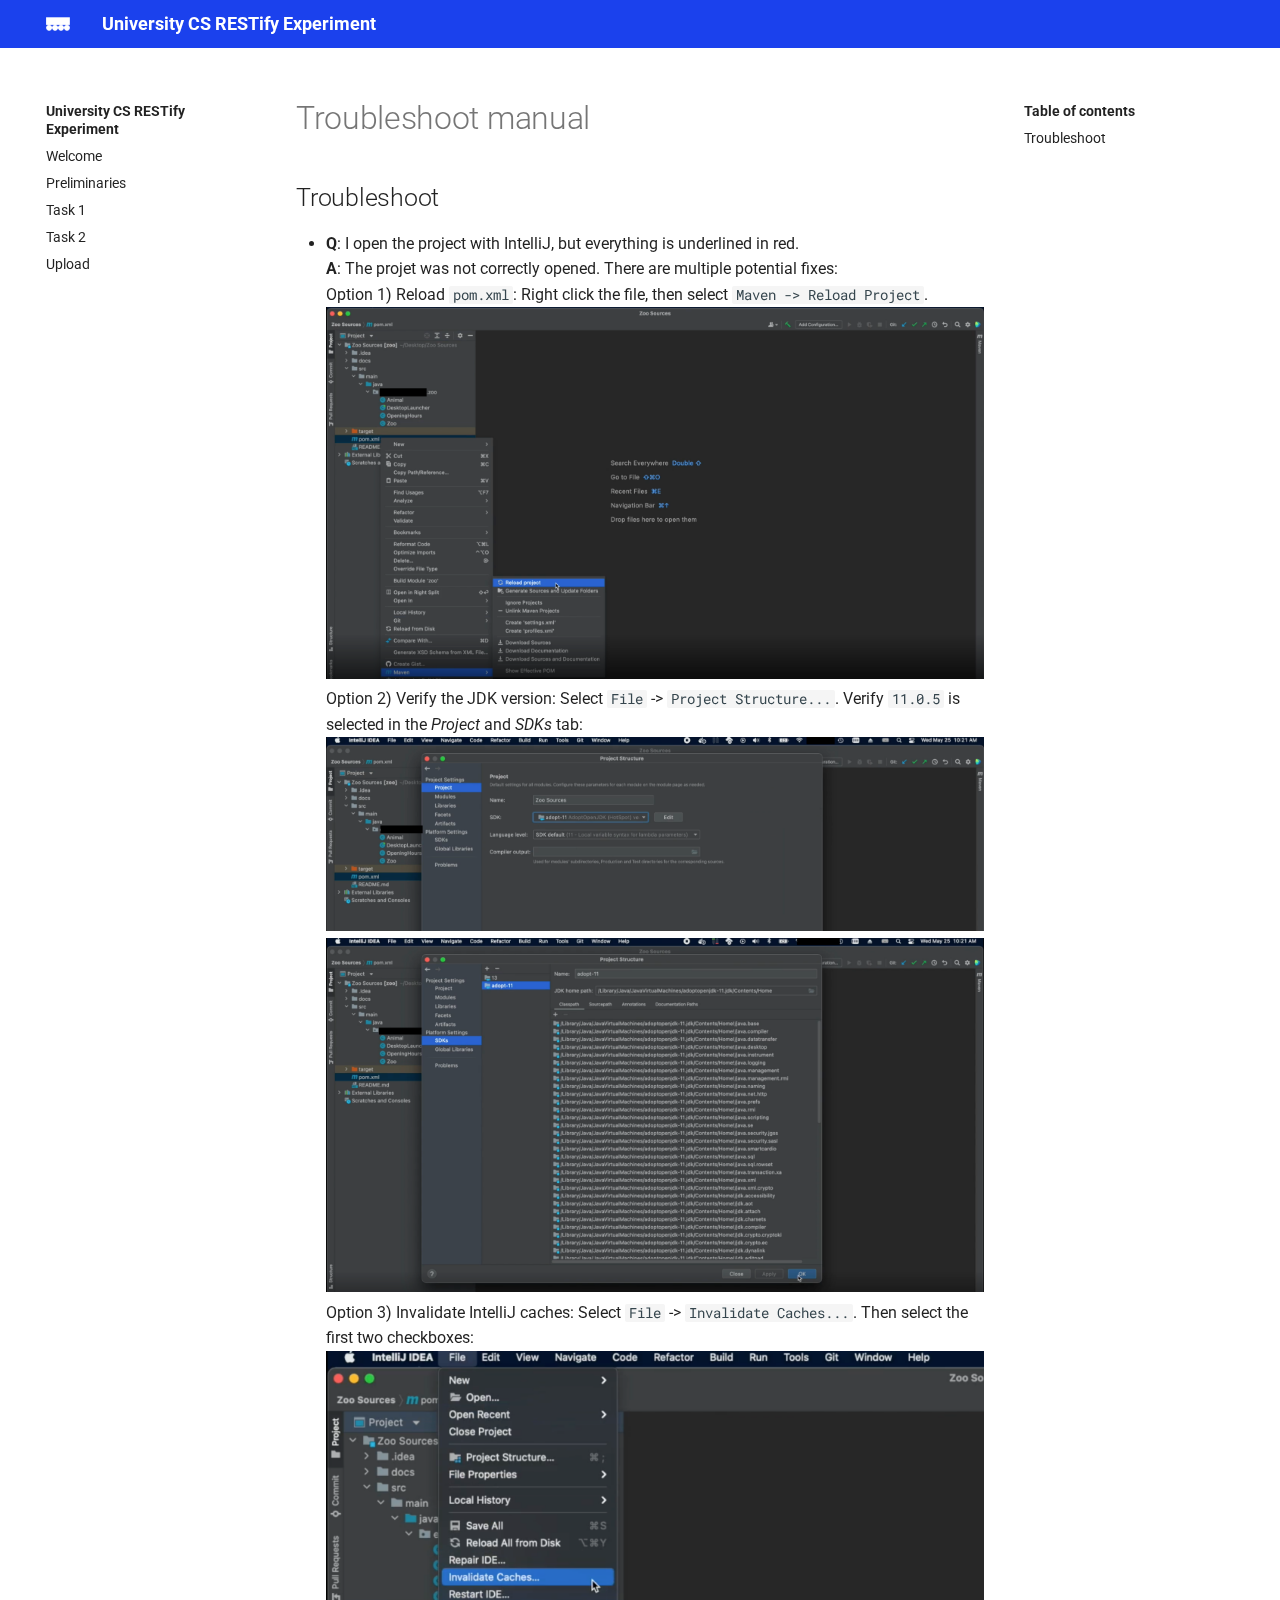
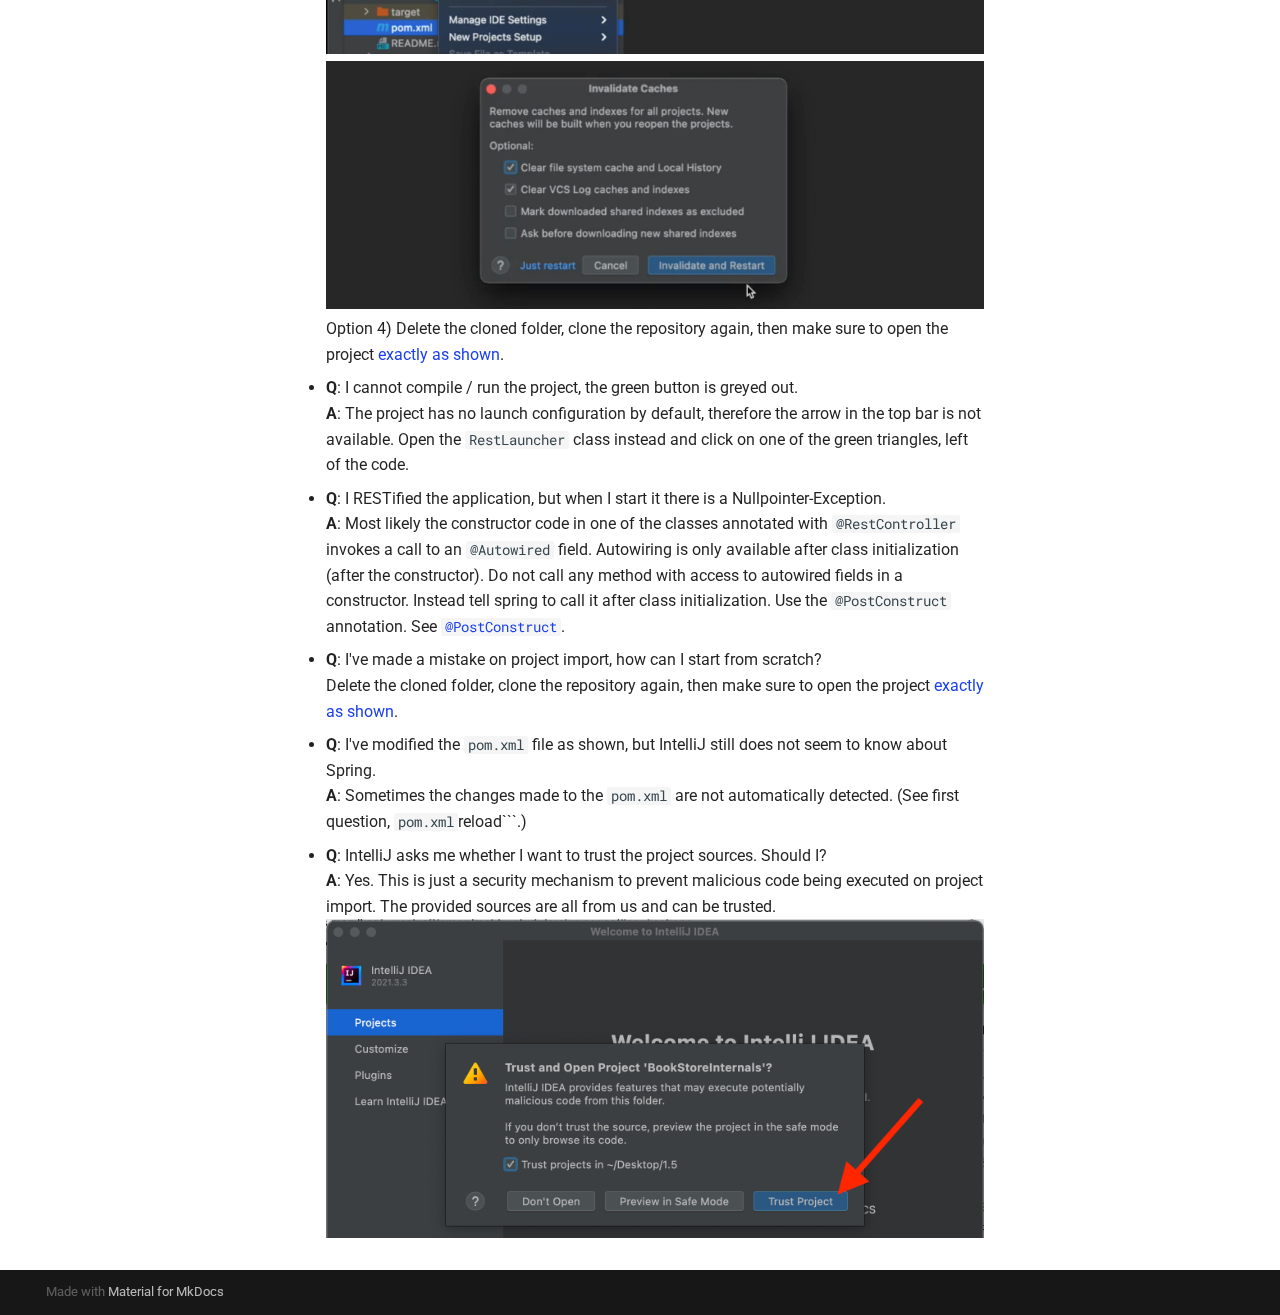
<file: troubleshoot-manual/index.html>
<!doctype html>
<html lang="en" class="no-js">
  <head>
    
      <meta charset="utf-8">
      <meta name="viewport" content="width=device-width,initial-scale=1">
      
      
      
        <link rel="canonical" href="https://www.cs.university.country/~secretidentifier/restify/troubleshoot-manual/">
      
      <link rel="icon" href="../assets/images/favicon.png">
      <meta name="generator" content="mkdocs-1.2.3, mkdocs-material-8.2.5">
    
    
      
        <title>Troubleshoot manual - University CS RESTify Experiment</title>
      
    
    
      <link rel="stylesheet" href="../assets/stylesheets/main.2d9f7617.min.css">
      
        
        <link rel="stylesheet" href="../assets/stylesheets/palette.e6a45f82.min.css">
        
      
    
    
    
      
        
        
        <link rel="preconnect" href="https://fonts.gstatic.com" crossorigin>
        <link rel="stylesheet" href="https://fonts.googleapis.com/css?family=Roboto:300,300i,400,400i,700,700i%7CRoboto+Mono:400,400i,700,700i&display=fallback">
        <style>:root{--md-text-font:"Roboto";--md-code-font:"Roboto Mono"}</style>
      
    
    
      <link rel="stylesheet" href="../stylesheets/extra.css">
    
    <script>__md_scope=new URL("..",location),__md_get=(e,_=localStorage,t=__md_scope)=>JSON.parse(_.getItem(t.pathname+"."+e)),__md_set=(e,_,t=localStorage,a=__md_scope)=>{try{t.setItem(a.pathname+"."+e,JSON.stringify(_))}catch(e){}}</script>
    
      

    
    
  </head>
  
  
    
    
    
    
    
    <body dir="ltr" data-md-color-scheme="university" data-md-color-primary="" data-md-color-accent="red">
  
    
    
    <input class="md-toggle" data-md-toggle="drawer" type="checkbox" id="__drawer" autocomplete="off">
    <input class="md-toggle" data-md-toggle="search" type="checkbox" id="__search" autocomplete="off">
    <label class="md-overlay" for="__drawer"></label>
    <div data-md-component="skip">
      
        
        <a href="#troubleshoot" class="md-skip">
          Skip to content
        </a>
      
    </div>
    <div data-md-component="announce">
      
    </div>
    
    
      

<header class="md-header" data-md-component="header">
  <nav class="md-header__inner md-grid" aria-label="Header">
    <a href=".." title="University CS RESTify Experiment" class="md-header__button md-logo" aria-label="University CS RESTify Experiment" data-md-component="logo">
      
  <img src="../assets/logo.png" alt="logo">

    </a>
    <label class="md-header__button md-icon" for="__drawer">
      <svg xmlns="http://www.w3.org/2000/svg" viewBox="0 0 24 24"><path d="M3 6h18v2H3V6m0 5h18v2H3v-2m0 5h18v2H3v-2z"/></svg>
    </label>
    <div class="md-header__title" data-md-component="header-title">
      <div class="md-header__ellipsis">
        <div class="md-header__topic">
          <span class="md-ellipsis">
            University CS RESTify Experiment
          </span>
        </div>
        <div class="md-header__topic" data-md-component="header-topic">
          <span class="md-ellipsis">
            
              Troubleshoot manual
            
          </span>
        </div>
      </div>
    </div>
    
    
    
      <label class="md-header__button md-icon" for="__search">
        <svg xmlns="http://www.w3.org/2000/svg" viewBox="0 0 24 24"><path d="M9.5 3A6.5 6.5 0 0 1 16 9.5c0 1.61-.59 3.09-1.56 4.23l.27.27h.79l5 5-1.5 1.5-5-5v-.79l-.27-.27A6.516 6.516 0 0 1 9.5 16 6.5 6.5 0 0 1 3 9.5 6.5 6.5 0 0 1 9.5 3m0 2C7 5 5 7 5 9.5S7 14 9.5 14 14 12 14 9.5 12 5 9.5 5z"/></svg>
      </label>
      <div class="md-search" data-md-component="search" role="dialog">
  <label class="md-search__overlay" for="__search"></label>
  <div class="md-search__inner" role="search">
    <form class="md-search__form" name="search">
      <input type="text" class="md-search__input" name="query" aria-label="Search" placeholder="Search" autocapitalize="off" autocorrect="off" autocomplete="off" spellcheck="false" data-md-component="search-query" required>
      <label class="md-search__icon md-icon" for="__search">
        <svg xmlns="http://www.w3.org/2000/svg" viewBox="0 0 24 24"><path d="M9.5 3A6.5 6.5 0 0 1 16 9.5c0 1.61-.59 3.09-1.56 4.23l.27.27h.79l5 5-1.5 1.5-5-5v-.79l-.27-.27A6.516 6.516 0 0 1 9.5 16 6.5 6.5 0 0 1 3 9.5 6.5 6.5 0 0 1 9.5 3m0 2C7 5 5 7 5 9.5S7 14 9.5 14 14 12 14 9.5 12 5 9.5 5z"/></svg>
        <svg xmlns="http://www.w3.org/2000/svg" viewBox="0 0 24 24"><path d="M20 11v2H8l5.5 5.5-1.42 1.42L4.16 12l7.92-7.92L13.5 5.5 8 11h12z"/></svg>
      </label>
      <nav class="md-search__options" aria-label="Search">
        
        <button type="reset" class="md-search__icon md-icon" aria-label="Clear" tabindex="-1">
          <svg xmlns="http://www.w3.org/2000/svg" viewBox="0 0 24 24"><path d="M19 6.41 17.59 5 12 10.59 6.41 5 5 6.41 10.59 12 5 17.59 6.41 19 12 13.41 17.59 19 19 17.59 13.41 12 19 6.41z"/></svg>
        </button>
      </nav>
      
    </form>
    <div class="md-search__output">
      <div class="md-search__scrollwrap" data-md-scrollfix>
        <div class="md-search-result" data-md-component="search-result">
          <div class="md-search-result__meta">
            Initializing search
          </div>
          <ol class="md-search-result__list"></ol>
        </div>
      </div>
    </div>
  </div>
</div>
    
    
  </nav>
  
</header>
    
    <div class="md-container" data-md-component="container">
      
      
        
          
        
      
      <main class="md-main" data-md-component="main">
        <div class="md-main__inner md-grid">
          
            
              
              <div class="md-sidebar md-sidebar--primary" data-md-component="sidebar" data-md-type="navigation" >
                <div class="md-sidebar__scrollwrap">
                  <div class="md-sidebar__inner">
                    


<nav class="md-nav md-nav--primary" aria-label="Navigation" data-md-level="0">
  <label class="md-nav__title" for="__drawer">
    <a href=".." title="University CS RESTify Experiment" class="md-nav__button md-logo" aria-label="University CS RESTify Experiment" data-md-component="logo">
      
  <img src="../assets/logo.png" alt="logo">

    </a>
    University CS RESTify Experiment
  </label>
  
  <ul class="md-nav__list" data-md-scrollfix>
    
      
      
      

  
  
  
    <li class="md-nav__item">
      <a href=".." class="md-nav__link">
        Welcome
      </a>
    </li>
  

    
      
      
      

  
  
  
    <li class="md-nav__item">
      <a href="../preliminaries/" class="md-nav__link">
        Preliminaries
      </a>
    </li>
  

    
      
      
      

  
  
  
    <li class="md-nav__item">
      <a href="../task1/" class="md-nav__link">
        Task 1
      </a>
    </li>
  

    
      
      
      

  
  
  
    <li class="md-nav__item">
      <a href="../task2/" class="md-nav__link">
        Task 2
      </a>
    </li>
  

    
      
      
      

  
  
  
    <li class="md-nav__item">
      <a href="../upload/" class="md-nav__link">
        Upload
      </a>
    </li>
  

    
  </ul>
</nav>
                  </div>
                </div>
              </div>
            
            
              
              <div class="md-sidebar md-sidebar--secondary" data-md-component="sidebar" data-md-type="toc" >
                <div class="md-sidebar__scrollwrap">
                  <div class="md-sidebar__inner">
                    

<nav class="md-nav md-nav--secondary" aria-label="Table of contents">
  
  
  
  
    <label class="md-nav__title" for="__toc">
      <span class="md-nav__icon md-icon"></span>
      Table of contents
    </label>
    <ul class="md-nav__list" data-md-component="toc" data-md-scrollfix>
      
        <li class="md-nav__item">
  <a href="#troubleshoot" class="md-nav__link">
    Troubleshoot
  </a>
  
</li>
      
    </ul>
  
</nav>
                  </div>
                </div>
              </div>
            
          
          <div class="md-content" data-md-component="content">
            <article class="md-content__inner md-typeset">
              
                


  <h1>Troubleshoot manual</h1>

<h2 id="troubleshoot">Troubleshoot</h2>
<ul>
<li><strong>Q</strong>: I open the project with IntelliJ, but everything is underlined in red.<br />
<strong>A</strong>: The projet was not correctly opened. There are multiple potential fixes:<br />
    Option 1) Reload <code>pom.xml</code>: Right click the file, then select <code>Maven -&gt; Reload Project</code>.<br />
<img alt="reload" src="../captures/intellij/reloadmaven.png" />
    Option 2) Verify the JDK version: Select <code>File</code> -&gt; <code>Project Structure...</code>. Verify <code>11.0.5</code> is selected in the <em>Project</em> and <em>SDKs</em> tab:<br />
<img alt="sdk1" src="../captures/intellij/sdk1.png" /><br />
<img alt="sdk2" src="../captures/intellij/sdk2.png" /><br />
    Option 3) Invalidate IntelliJ caches: Select <code>File</code> -&gt; <code>Invalidate Caches...</code>. Then select the first two checkboxes:<br />
<img alt="invalidate1" src="../captures/intellij/invalidate1.png" /><br />
<img alt="invalidate2" src="../captures/intellij/invalidate2.png" />
    Option 4) Delete the cloned folder, clone the repository again, then make sure to open the project <a href="#loading-legacy-sources-into-ide">exactly as shown</a>.</li>
<li><strong>Q</strong>: I cannot compile / run the project, the green button is greyed out.<br />
<strong>A</strong>: The project has no launch configuration by default, therefore the arrow in the top bar is not available. Open the <code>RestLauncher</code> class instead and click on one of the green triangles, left of the code. </li>
<li><strong>Q</strong>: I RESTified the application, but when I start it there is a Nullpointer-Exception.<br />
<strong>A</strong>: Most likely the constructor code in one of the classes annotated with <code>@RestController</code> invokes a call to an <code>@Autowired</code> field. Autowiring is only available after class initialization (after the constructor). Do not call any method with access to autowired fields in a constructor. Instead tell spring to call it after class initialization. Use the <code>@PostConstruct</code> annotation. See <a href="#beans-and-singletons"><code>@PostConstruct</code></a>.</li>
<li><strong>Q</strong>: I've made a mistake on project import, how can I start from scratch?<br />
Delete the cloned folder, clone the repository again, then make sure to open the project <a href="#loading-legacy-sources-into-ide">exactly as shown</a>.</li>
<li><strong>Q</strong>: I've modified the <code>pom.xml</code> file as shown, but IntelliJ still does not seem to know about Spring.<br />
<strong>A</strong>: Sometimes the changes made to the <code>pom.xml</code> are not automatically detected. (See first question, <code>pom.xml</code>reload```.)</li>
<li><strong>Q</strong>: IntelliJ asks me whether I want to trust the project sources. Should I?<br />
<strong>A</strong>: Yes. This is just a security mechanism to prevent malicious code being executed on project import. The provided sources are all from us and can be trusted.<br />
<img alt="trust" src="../captures/intellij/trust.png" /></li>
</ul>

              
            </article>
          </div>
        </div>
        
      </main>
      
        <footer class="md-footer">
  
  <div class="md-footer-meta md-typeset">
    <div class="md-footer-meta__inner md-grid">
      <div class="md-copyright">
  
  
    Made with
    <a href="https://squidfunk.github.io/mkdocs-material/" target="_blank" rel="noopener">
      Material for MkDocs
    </a>
  
</div>
      
    </div>
  </div>
</footer>
      
    </div>
    <div class="md-dialog" data-md-component="dialog">
      <div class="md-dialog__inner md-typeset"></div>
    </div>
    <script id="__config" type="application/json">{"base": "..", "features": [], "translations": {"clipboard.copy": "Copy to clipboard", "clipboard.copied": "Copied to clipboard", "search.config.lang": "en", "search.config.pipeline": "trimmer, stopWordFilter", "search.config.separator": "[\\s\\-]+", "search.placeholder": "Search", "search.result.placeholder": "Type to start searching", "search.result.none": "No matching documents", "search.result.one": "1 matching document", "search.result.other": "# matching documents", "search.result.more.one": "1 more on this page", "search.result.more.other": "# more on this page", "search.result.term.missing": "Missing", "select.version.title": "Select version"}, "search": "../assets/javascripts/workers/search.bd0b6b67.min.js"}</script>
    
    
      <script src="../assets/javascripts/bundle.467223ff.min.js"></script>
      
    
  </body>
</html>
</file>
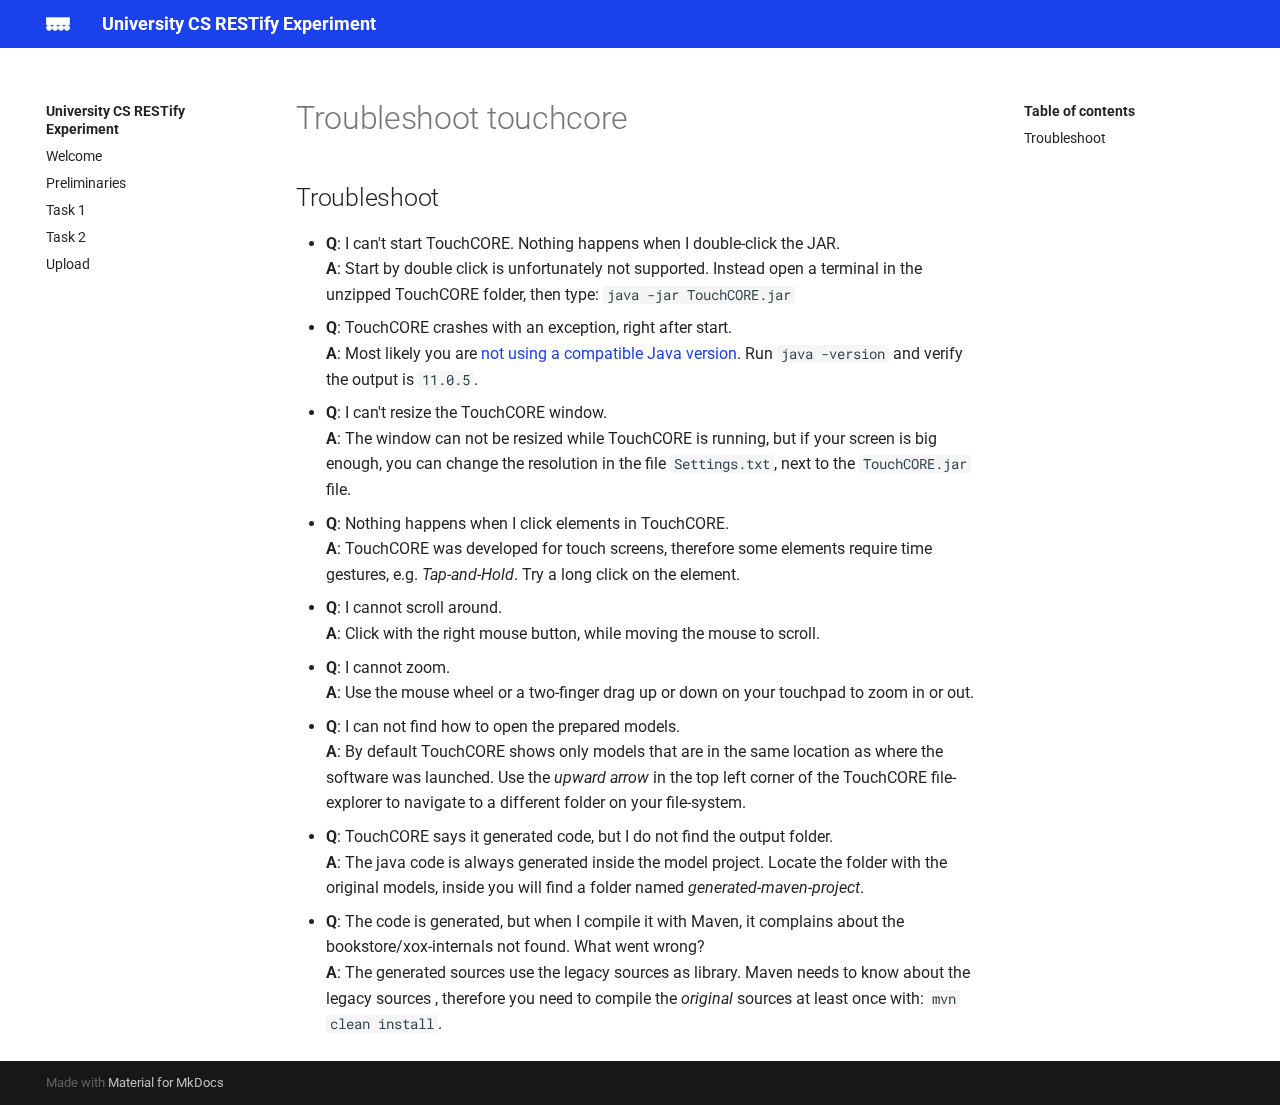
<file: troubleshoot-touchcore/index.html>
<!doctype html>
<html lang="en" class="no-js">
  <head>
    
      <meta charset="utf-8">
      <meta name="viewport" content="width=device-width,initial-scale=1">
      
      
      
        <link rel="canonical" href="https://www.cs.university.country/~secretidentifier/restify/troubleshoot-touchcore/">
      
      <link rel="icon" href="../assets/images/favicon.png">
      <meta name="generator" content="mkdocs-1.2.3, mkdocs-material-8.2.5">
    
    
      
        <title>Troubleshoot touchcore - University CS RESTify Experiment</title>
      
    
    
      <link rel="stylesheet" href="../assets/stylesheets/main.2d9f7617.min.css">
      
        
        <link rel="stylesheet" href="../assets/stylesheets/palette.e6a45f82.min.css">
        
      
    
    
    
      
        
        
        <link rel="preconnect" href="https://fonts.gstatic.com" crossorigin>
        <link rel="stylesheet" href="https://fonts.googleapis.com/css?family=Roboto:300,300i,400,400i,700,700i%7CRoboto+Mono:400,400i,700,700i&display=fallback">
        <style>:root{--md-text-font:"Roboto";--md-code-font:"Roboto Mono"}</style>
      
    
    
      <link rel="stylesheet" href="../stylesheets/extra.css">
    
    <script>__md_scope=new URL("..",location),__md_get=(e,_=localStorage,t=__md_scope)=>JSON.parse(_.getItem(t.pathname+"."+e)),__md_set=(e,_,t=localStorage,a=__md_scope)=>{try{t.setItem(a.pathname+"."+e,JSON.stringify(_))}catch(e){}}</script>
    
      

    
    
  </head>
  
  
    
    
    
    
    
    <body dir="ltr" data-md-color-scheme="university" data-md-color-primary="" data-md-color-accent="red">
  
    
    
    <input class="md-toggle" data-md-toggle="drawer" type="checkbox" id="__drawer" autocomplete="off">
    <input class="md-toggle" data-md-toggle="search" type="checkbox" id="__search" autocomplete="off">
    <label class="md-overlay" for="__drawer"></label>
    <div data-md-component="skip">
      
        
        <a href="#troubleshoot" class="md-skip">
          Skip to content
        </a>
      
    </div>
    <div data-md-component="announce">
      
    </div>
    
    
      

<header class="md-header" data-md-component="header">
  <nav class="md-header__inner md-grid" aria-label="Header">
    <a href=".." title="University CS RESTify Experiment" class="md-header__button md-logo" aria-label="University CS RESTify Experiment" data-md-component="logo">
      
  <img src="../assets/logo.png" alt="logo">

    </a>
    <label class="md-header__button md-icon" for="__drawer">
      <svg xmlns="http://www.w3.org/2000/svg" viewBox="0 0 24 24"><path d="M3 6h18v2H3V6m0 5h18v2H3v-2m0 5h18v2H3v-2z"/></svg>
    </label>
    <div class="md-header__title" data-md-component="header-title">
      <div class="md-header__ellipsis">
        <div class="md-header__topic">
          <span class="md-ellipsis">
            University CS RESTify Experiment
          </span>
        </div>
        <div class="md-header__topic" data-md-component="header-topic">
          <span class="md-ellipsis">
            
              Troubleshoot touchcore
            
          </span>
        </div>
      </div>
    </div>
    
    
    
      <label class="md-header__button md-icon" for="__search">
        <svg xmlns="http://www.w3.org/2000/svg" viewBox="0 0 24 24"><path d="M9.5 3A6.5 6.5 0 0 1 16 9.5c0 1.61-.59 3.09-1.56 4.23l.27.27h.79l5 5-1.5 1.5-5-5v-.79l-.27-.27A6.516 6.516 0 0 1 9.5 16 6.5 6.5 0 0 1 3 9.5 6.5 6.5 0 0 1 9.5 3m0 2C7 5 5 7 5 9.5S7 14 9.5 14 14 12 14 9.5 12 5 9.5 5z"/></svg>
      </label>
      <div class="md-search" data-md-component="search" role="dialog">
  <label class="md-search__overlay" for="__search"></label>
  <div class="md-search__inner" role="search">
    <form class="md-search__form" name="search">
      <input type="text" class="md-search__input" name="query" aria-label="Search" placeholder="Search" autocapitalize="off" autocorrect="off" autocomplete="off" spellcheck="false" data-md-component="search-query" required>
      <label class="md-search__icon md-icon" for="__search">
        <svg xmlns="http://www.w3.org/2000/svg" viewBox="0 0 24 24"><path d="M9.5 3A6.5 6.5 0 0 1 16 9.5c0 1.61-.59 3.09-1.56 4.23l.27.27h.79l5 5-1.5 1.5-5-5v-.79l-.27-.27A6.516 6.516 0 0 1 9.5 16 6.5 6.5 0 0 1 3 9.5 6.5 6.5 0 0 1 9.5 3m0 2C7 5 5 7 5 9.5S7 14 9.5 14 14 12 14 9.5 12 5 9.5 5z"/></svg>
        <svg xmlns="http://www.w3.org/2000/svg" viewBox="0 0 24 24"><path d="M20 11v2H8l5.5 5.5-1.42 1.42L4.16 12l7.92-7.92L13.5 5.5 8 11h12z"/></svg>
      </label>
      <nav class="md-search__options" aria-label="Search">
        
        <button type="reset" class="md-search__icon md-icon" aria-label="Clear" tabindex="-1">
          <svg xmlns="http://www.w3.org/2000/svg" viewBox="0 0 24 24"><path d="M19 6.41 17.59 5 12 10.59 6.41 5 5 6.41 10.59 12 5 17.59 6.41 19 12 13.41 17.59 19 19 17.59 13.41 12 19 6.41z"/></svg>
        </button>
      </nav>
      
    </form>
    <div class="md-search__output">
      <div class="md-search__scrollwrap" data-md-scrollfix>
        <div class="md-search-result" data-md-component="search-result">
          <div class="md-search-result__meta">
            Initializing search
          </div>
          <ol class="md-search-result__list"></ol>
        </div>
      </div>
    </div>
  </div>
</div>
    
    
  </nav>
  
</header>
    
    <div class="md-container" data-md-component="container">
      
      
        
          
        
      
      <main class="md-main" data-md-component="main">
        <div class="md-main__inner md-grid">
          
            
              
              <div class="md-sidebar md-sidebar--primary" data-md-component="sidebar" data-md-type="navigation" >
                <div class="md-sidebar__scrollwrap">
                  <div class="md-sidebar__inner">
                    


<nav class="md-nav md-nav--primary" aria-label="Navigation" data-md-level="0">
  <label class="md-nav__title" for="__drawer">
    <a href=".." title="University CS RESTify Experiment" class="md-nav__button md-logo" aria-label="University CS RESTify Experiment" data-md-component="logo">
      
  <img src="../assets/logo.png" alt="logo">

    </a>
    University CS RESTify Experiment
  </label>
  
  <ul class="md-nav__list" data-md-scrollfix>
    
      
      
      

  
  
  
    <li class="md-nav__item">
      <a href=".." class="md-nav__link">
        Welcome
      </a>
    </li>
  

    
      
      
      

  
  
  
    <li class="md-nav__item">
      <a href="../preliminaries/" class="md-nav__link">
        Preliminaries
      </a>
    </li>
  

    
      
      
      

  
  
  
    <li class="md-nav__item">
      <a href="../task1/" class="md-nav__link">
        Task 1
      </a>
    </li>
  

    
      
      
      

  
  
  
    <li class="md-nav__item">
      <a href="../task2/" class="md-nav__link">
        Task 2
      </a>
    </li>
  

    
      
      
      

  
  
  
    <li class="md-nav__item">
      <a href="../upload/" class="md-nav__link">
        Upload
      </a>
    </li>
  

    
  </ul>
</nav>
                  </div>
                </div>
              </div>
            
            
              
              <div class="md-sidebar md-sidebar--secondary" data-md-component="sidebar" data-md-type="toc" >
                <div class="md-sidebar__scrollwrap">
                  <div class="md-sidebar__inner">
                    

<nav class="md-nav md-nav--secondary" aria-label="Table of contents">
  
  
  
  
    <label class="md-nav__title" for="__toc">
      <span class="md-nav__icon md-icon"></span>
      Table of contents
    </label>
    <ul class="md-nav__list" data-md-component="toc" data-md-scrollfix>
      
        <li class="md-nav__item">
  <a href="#troubleshoot" class="md-nav__link">
    Troubleshoot
  </a>
  
</li>
      
    </ul>
  
</nav>
                  </div>
                </div>
              </div>
            
          
          <div class="md-content" data-md-component="content">
            <article class="md-content__inner md-typeset">
              
                


  <h1>Troubleshoot touchcore</h1>

<h2 id="troubleshoot">Troubleshoot</h2>
<ul>
<li><strong>Q</strong>: I can't start TouchCORE. Nothing happens when I double-click the JAR.<br />
<strong>A</strong>: Start by double click is unfortunately not supported. Instead open a terminal in the unzipped TouchCORE folder, then type: <code>java -jar TouchCORE.jar</code></li>
<li><strong>Q</strong>: TouchCORE crashes with an exception, right after start.<br />
<strong>A</strong>: Most likely you are <a href="../preliminaries/#java">not using a compatible Java version</a>. Run <code>java -version</code> and verify the output is <code>11.0.5</code>.</li>
<li><strong>Q</strong>: I can't resize the TouchCORE window.<br />
<strong>A</strong>: The window can not be resized while TouchCORE is running, but if your screen is big enough, you can change the resolution in the file <code>Settings.txt</code>, next to the <code>TouchCORE.jar</code> file.</li>
<li><strong>Q</strong>: Nothing happens when I click elements in TouchCORE.<br />
<strong>A</strong>: TouchCORE was developed for touch screens, therefore some elements require time gestures, e.g. <em>Tap-and-Hold</em>. Try a long click on the element.</li>
<li><strong>Q</strong>: I cannot scroll around.<br />
<strong>A</strong>: Click with the right mouse button, while moving the mouse to scroll.</li>
<li><strong>Q</strong>: I cannot zoom.<br />
<strong>A</strong>: Use the mouse wheel or a two-finger drag up or down on your touchpad to zoom in or out.</li>
<li><strong>Q</strong>: I can not find how to open the prepared models.<br />
<strong>A</strong>: By default TouchCORE shows only models that are in the same location as where the software was launched. Use the <em>upward arrow</em> in the top left corner of the TouchCORE file-explorer to navigate to a different folder on your file-system.</li>
<li><strong>Q</strong>: TouchCORE says it generated code, but I do not find the output folder.<br />
<strong>A</strong>: The java code is always generated inside the model project. Locate the folder with the original models, inside you will find a folder named <em>generated-maven-project</em>.</li>
<li><strong>Q</strong>: The code is generated, but when I compile it with Maven, it complains about the bookstore/xox-internals not found. What went wrong?<br />
<strong>A</strong>: The generated sources use the legacy sources as library. Maven needs to know about the legacy sources , therefore you need to compile the <em>original</em> sources at least once with: <code>mvn clean install</code>.</li>
</ul>

              
            </article>
          </div>
        </div>
        
      </main>
      
        <footer class="md-footer">
  
  <div class="md-footer-meta md-typeset">
    <div class="md-footer-meta__inner md-grid">
      <div class="md-copyright">
  
  
    Made with
    <a href="https://squidfunk.github.io/mkdocs-material/" target="_blank" rel="noopener">
      Material for MkDocs
    </a>
  
</div>
      
    </div>
  </div>
</footer>
      
    </div>
    <div class="md-dialog" data-md-component="dialog">
      <div class="md-dialog__inner md-typeset"></div>
    </div>
    <script id="__config" type="application/json">{"base": "..", "features": [], "translations": {"clipboard.copy": "Copy to clipboard", "clipboard.copied": "Copied to clipboard", "search.config.lang": "en", "search.config.pipeline": "trimmer, stopWordFilter", "search.config.separator": "[\\s\\-]+", "search.placeholder": "Search", "search.result.placeholder": "Type to start searching", "search.result.none": "No matching documents", "search.result.one": "1 matching document", "search.result.other": "# matching documents", "search.result.more.one": "1 more on this page", "search.result.more.other": "# more on this page", "search.result.term.missing": "Missing", "select.version.title": "Select version"}, "search": "../assets/javascripts/workers/search.bd0b6b67.min.js"}</script>
    
    
      <script src="../assets/javascripts/bundle.467223ff.min.js"></script>
      
    
  </body>
</html>
</file>
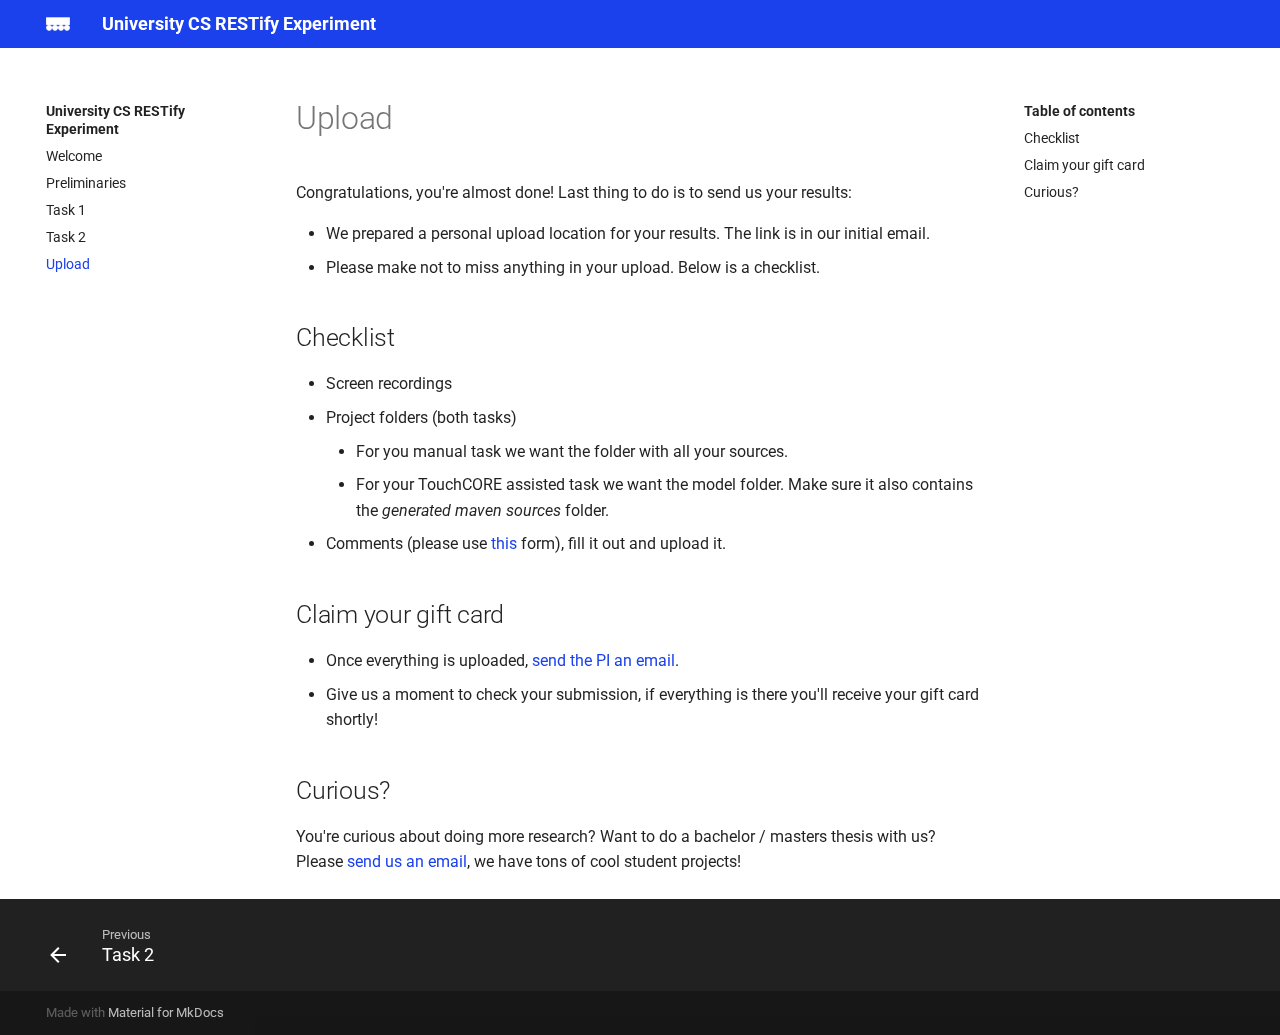
<file: upload/index.html>
<!doctype html>
<html lang="en" class="no-js">
  <head>
    
      <meta charset="utf-8">
      <meta name="viewport" content="width=device-width,initial-scale=1">
      
      
      
        <link rel="canonical" href="https://www.cs.university.country/~secretidentifier/restify/upload/">
      
      <link rel="icon" href="../assets/images/favicon.png">
      <meta name="generator" content="mkdocs-1.2.3, mkdocs-material-8.2.5">
    
    
      
        <title>Upload - University CS RESTify Experiment</title>
      
    
    
      <link rel="stylesheet" href="../assets/stylesheets/main.2d9f7617.min.css">
      
        
        <link rel="stylesheet" href="../assets/stylesheets/palette.e6a45f82.min.css">
        
      
    
    
    
      
        
        
        <link rel="preconnect" href="https://fonts.gstatic.com" crossorigin>
        <link rel="stylesheet" href="https://fonts.googleapis.com/css?family=Roboto:300,300i,400,400i,700,700i%7CRoboto+Mono:400,400i,700,700i&display=fallback">
        <style>:root{--md-text-font:"Roboto";--md-code-font:"Roboto Mono"}</style>
      
    
    
      <link rel="stylesheet" href="../stylesheets/extra.css">
    
    <script>__md_scope=new URL("..",location),__md_get=(e,_=localStorage,t=__md_scope)=>JSON.parse(_.getItem(t.pathname+"."+e)),__md_set=(e,_,t=localStorage,a=__md_scope)=>{try{t.setItem(a.pathname+"."+e,JSON.stringify(_))}catch(e){}}</script>
    
      

    
    
  </head>
  
  
    
    
    
    
    
    <body dir="ltr" data-md-color-scheme="university" data-md-color-primary="" data-md-color-accent="red">
  
    
    
    <input class="md-toggle" data-md-toggle="drawer" type="checkbox" id="__drawer" autocomplete="off">
    <input class="md-toggle" data-md-toggle="search" type="checkbox" id="__search" autocomplete="off">
    <label class="md-overlay" for="__drawer"></label>
    <div data-md-component="skip">
      
        
        <a href="#upload" class="md-skip">
          Skip to content
        </a>
      
    </div>
    <div data-md-component="announce">
      
    </div>
    
    
      

<header class="md-header" data-md-component="header">
  <nav class="md-header__inner md-grid" aria-label="Header">
    <a href=".." title="University CS RESTify Experiment" class="md-header__button md-logo" aria-label="University CS RESTify Experiment" data-md-component="logo">
      
  <img src="../assets/logo.png" alt="logo">

    </a>
    <label class="md-header__button md-icon" for="__drawer">
      <svg xmlns="http://www.w3.org/2000/svg" viewBox="0 0 24 24"><path d="M3 6h18v2H3V6m0 5h18v2H3v-2m0 5h18v2H3v-2z"/></svg>
    </label>
    <div class="md-header__title" data-md-component="header-title">
      <div class="md-header__ellipsis">
        <div class="md-header__topic">
          <span class="md-ellipsis">
            University CS RESTify Experiment
          </span>
        </div>
        <div class="md-header__topic" data-md-component="header-topic">
          <span class="md-ellipsis">
            
              Upload
            
          </span>
        </div>
      </div>
    </div>
    
    
    
      <label class="md-header__button md-icon" for="__search">
        <svg xmlns="http://www.w3.org/2000/svg" viewBox="0 0 24 24"><path d="M9.5 3A6.5 6.5 0 0 1 16 9.5c0 1.61-.59 3.09-1.56 4.23l.27.27h.79l5 5-1.5 1.5-5-5v-.79l-.27-.27A6.516 6.516 0 0 1 9.5 16 6.5 6.5 0 0 1 3 9.5 6.5 6.5 0 0 1 9.5 3m0 2C7 5 5 7 5 9.5S7 14 9.5 14 14 12 14 9.5 12 5 9.5 5z"/></svg>
      </label>
      <div class="md-search" data-md-component="search" role="dialog">
  <label class="md-search__overlay" for="__search"></label>
  <div class="md-search__inner" role="search">
    <form class="md-search__form" name="search">
      <input type="text" class="md-search__input" name="query" aria-label="Search" placeholder="Search" autocapitalize="off" autocorrect="off" autocomplete="off" spellcheck="false" data-md-component="search-query" required>
      <label class="md-search__icon md-icon" for="__search">
        <svg xmlns="http://www.w3.org/2000/svg" viewBox="0 0 24 24"><path d="M9.5 3A6.5 6.5 0 0 1 16 9.5c0 1.61-.59 3.09-1.56 4.23l.27.27h.79l5 5-1.5 1.5-5-5v-.79l-.27-.27A6.516 6.516 0 0 1 9.5 16 6.5 6.5 0 0 1 3 9.5 6.5 6.5 0 0 1 9.5 3m0 2C7 5 5 7 5 9.5S7 14 9.5 14 14 12 14 9.5 12 5 9.5 5z"/></svg>
        <svg xmlns="http://www.w3.org/2000/svg" viewBox="0 0 24 24"><path d="M20 11v2H8l5.5 5.5-1.42 1.42L4.16 12l7.92-7.92L13.5 5.5 8 11h12z"/></svg>
      </label>
      <nav class="md-search__options" aria-label="Search">
        
        <button type="reset" class="md-search__icon md-icon" aria-label="Clear" tabindex="-1">
          <svg xmlns="http://www.w3.org/2000/svg" viewBox="0 0 24 24"><path d="M19 6.41 17.59 5 12 10.59 6.41 5 5 6.41 10.59 12 5 17.59 6.41 19 12 13.41 17.59 19 19 17.59 13.41 12 19 6.41z"/></svg>
        </button>
      </nav>
      
    </form>
    <div class="md-search__output">
      <div class="md-search__scrollwrap" data-md-scrollfix>
        <div class="md-search-result" data-md-component="search-result">
          <div class="md-search-result__meta">
            Initializing search
          </div>
          <ol class="md-search-result__list"></ol>
        </div>
      </div>
    </div>
  </div>
</div>
    
    
  </nav>
  
</header>
    
    <div class="md-container" data-md-component="container">
      
      
        
          
        
      
      <main class="md-main" data-md-component="main">
        <div class="md-main__inner md-grid">
          
            
              
              <div class="md-sidebar md-sidebar--primary" data-md-component="sidebar" data-md-type="navigation" >
                <div class="md-sidebar__scrollwrap">
                  <div class="md-sidebar__inner">
                    


<nav class="md-nav md-nav--primary" aria-label="Navigation" data-md-level="0">
  <label class="md-nav__title" for="__drawer">
    <a href=".." title="University CS RESTify Experiment" class="md-nav__button md-logo" aria-label="University CS RESTify Experiment" data-md-component="logo">
      
  <img src="../assets/logo.png" alt="logo">

    </a>
    University CS RESTify Experiment
  </label>
  
  <ul class="md-nav__list" data-md-scrollfix>
    
      
      
      

  
  
  
    <li class="md-nav__item">
      <a href=".." class="md-nav__link">
        Welcome
      </a>
    </li>
  

    
      
      
      

  
  
  
    <li class="md-nav__item">
      <a href="../preliminaries/" class="md-nav__link">
        Preliminaries
      </a>
    </li>
  

    
      
      
      

  
  
  
    <li class="md-nav__item">
      <a href="../task1/" class="md-nav__link">
        Task 1
      </a>
    </li>
  

    
      
      
      

  
  
  
    <li class="md-nav__item">
      <a href="../task2/" class="md-nav__link">
        Task 2
      </a>
    </li>
  

    
      
      
      

  
  
    
  
  
    <li class="md-nav__item md-nav__item--active">
      
      <input class="md-nav__toggle md-toggle" data-md-toggle="toc" type="checkbox" id="__toc">
      
      
        
      
      
        <label class="md-nav__link md-nav__link--active" for="__toc">
          Upload
          <span class="md-nav__icon md-icon"></span>
        </label>
      
      <a href="./" class="md-nav__link md-nav__link--active">
        Upload
      </a>
      
        

<nav class="md-nav md-nav--secondary" aria-label="Table of contents">
  
  
  
    
  
  
    <label class="md-nav__title" for="__toc">
      <span class="md-nav__icon md-icon"></span>
      Table of contents
    </label>
    <ul class="md-nav__list" data-md-component="toc" data-md-scrollfix>
      
        <li class="md-nav__item">
  <a href="#checklist" class="md-nav__link">
    Checklist
  </a>
  
</li>
      
        <li class="md-nav__item">
  <a href="#claim-your-gift-card" class="md-nav__link">
    Claim your gift card
  </a>
  
</li>
      
        <li class="md-nav__item">
  <a href="#curious" class="md-nav__link">
    Curious?
  </a>
  
</li>
      
    </ul>
  
</nav>
      
    </li>
  

    
  </ul>
</nav>
                  </div>
                </div>
              </div>
            
            
              
              <div class="md-sidebar md-sidebar--secondary" data-md-component="sidebar" data-md-type="toc" >
                <div class="md-sidebar__scrollwrap">
                  <div class="md-sidebar__inner">
                    

<nav class="md-nav md-nav--secondary" aria-label="Table of contents">
  
  
  
    
  
  
    <label class="md-nav__title" for="__toc">
      <span class="md-nav__icon md-icon"></span>
      Table of contents
    </label>
    <ul class="md-nav__list" data-md-component="toc" data-md-scrollfix>
      
        <li class="md-nav__item">
  <a href="#checklist" class="md-nav__link">
    Checklist
  </a>
  
</li>
      
        <li class="md-nav__item">
  <a href="#claim-your-gift-card" class="md-nav__link">
    Claim your gift card
  </a>
  
</li>
      
        <li class="md-nav__item">
  <a href="#curious" class="md-nav__link">
    Curious?
  </a>
  
</li>
      
    </ul>
  
</nav>
                  </div>
                </div>
              </div>
            
          
          <div class="md-content" data-md-component="content">
            <article class="md-content__inner md-typeset">
              
                


<h1 id="upload">Upload</h1>
<p>Congratulations, you're almost done! Last thing to do is to send us your results:</p>
<ul>
<li>We prepared a personal upload location for your results. The link is in our initial email.</li>
<li>Please make not to miss anything in your upload. Below is a checklist.</li>
</ul>
<h2 id="checklist">Checklist</h2>
<ul>
<li>Screen recordings</li>
<li>Project folders (both tasks)<ul>
<li>For you manual task we want the folder with all your sources.</li>
<li>For your TouchCORE assisted task we want the model folder. Make sure it also contains the <em>generated maven sources</em> folder.</li>
</ul>
</li>
<li>Comments (please use <a href="../comments.txt" download>this</a> form), fill it out and upload it.</li>
</ul>
<h2 id="claim-your-gift-card">Claim your gift card</h2>
<ul>
<li>Once everything is uploaded, <a href="mailto:anonymous.researcher@mail.university.country">send the PI an email</a>.</li>
<li>Give us a moment to check your submission, if everything is there you'll receive your gift card shortly!</li>
</ul>
<h2 id="curious">Curious?</h2>
<p>You're curious about doing more research? Want to do a bachelor / masters thesis with us? Please <a href="mailto:anonymous.researcher@university.country,anonymous3.researcher@university.country">send us an email</a>, we have tons of cool student projects!</p>

              
            </article>
          </div>
        </div>
        
      </main>
      
        <footer class="md-footer">
  
    <nav class="md-footer__inner md-grid" aria-label="Footer">
      
        
        <a href="../task2/" class="md-footer__link md-footer__link--prev" aria-label="Previous: Task 2" rel="prev">
          <div class="md-footer__button md-icon">
            <svg xmlns="http://www.w3.org/2000/svg" viewBox="0 0 24 24"><path d="M20 11v2H8l5.5 5.5-1.42 1.42L4.16 12l7.92-7.92L13.5 5.5 8 11h12z"/></svg>
          </div>
          <div class="md-footer__title">
            <div class="md-ellipsis">
              <span class="md-footer__direction">
                Previous
              </span>
              Task 2
            </div>
          </div>
        </a>
      
      
    </nav>
  
  <div class="md-footer-meta md-typeset">
    <div class="md-footer-meta__inner md-grid">
      <div class="md-copyright">
  
  
    Made with
    <a href="https://squidfunk.github.io/mkdocs-material/" target="_blank" rel="noopener">
      Material for MkDocs
    </a>
  
</div>
      
    </div>
  </div>
</footer>
      
    </div>
    <div class="md-dialog" data-md-component="dialog">
      <div class="md-dialog__inner md-typeset"></div>
    </div>
    <script id="__config" type="application/json">{"base": "..", "features": [], "translations": {"clipboard.copy": "Copy to clipboard", "clipboard.copied": "Copied to clipboard", "search.config.lang": "en", "search.config.pipeline": "trimmer, stopWordFilter", "search.config.separator": "[\\s\\-]+", "search.placeholder": "Search", "search.result.placeholder": "Type to start searching", "search.result.none": "No matching documents", "search.result.one": "1 matching document", "search.result.other": "# matching documents", "search.result.more.one": "1 more on this page", "search.result.more.other": "# more on this page", "search.result.term.missing": "Missing", "select.version.title": "Select version"}, "search": "../assets/javascripts/workers/search.bd0b6b67.min.js"}</script>
    
    
      <script src="../assets/javascripts/bundle.467223ff.min.js"></script>
      
    
  </body>
</html>
</file>
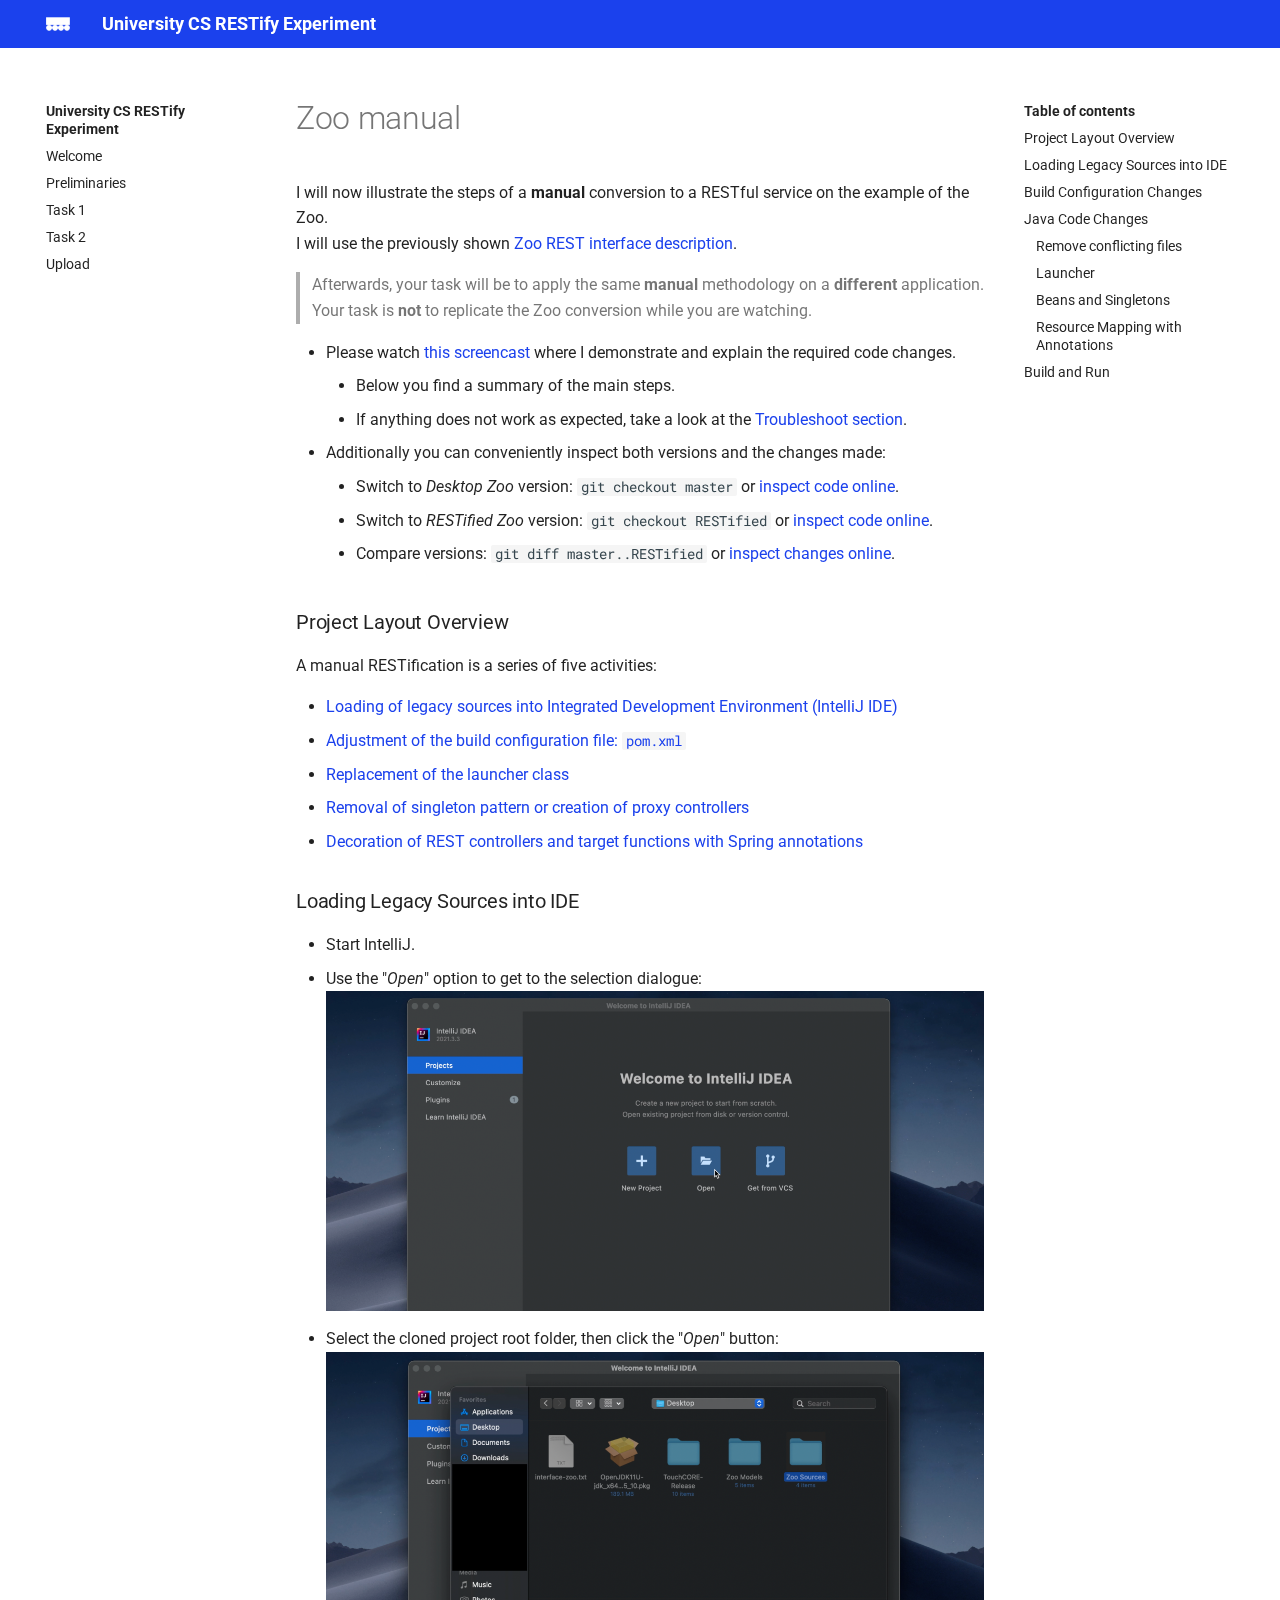
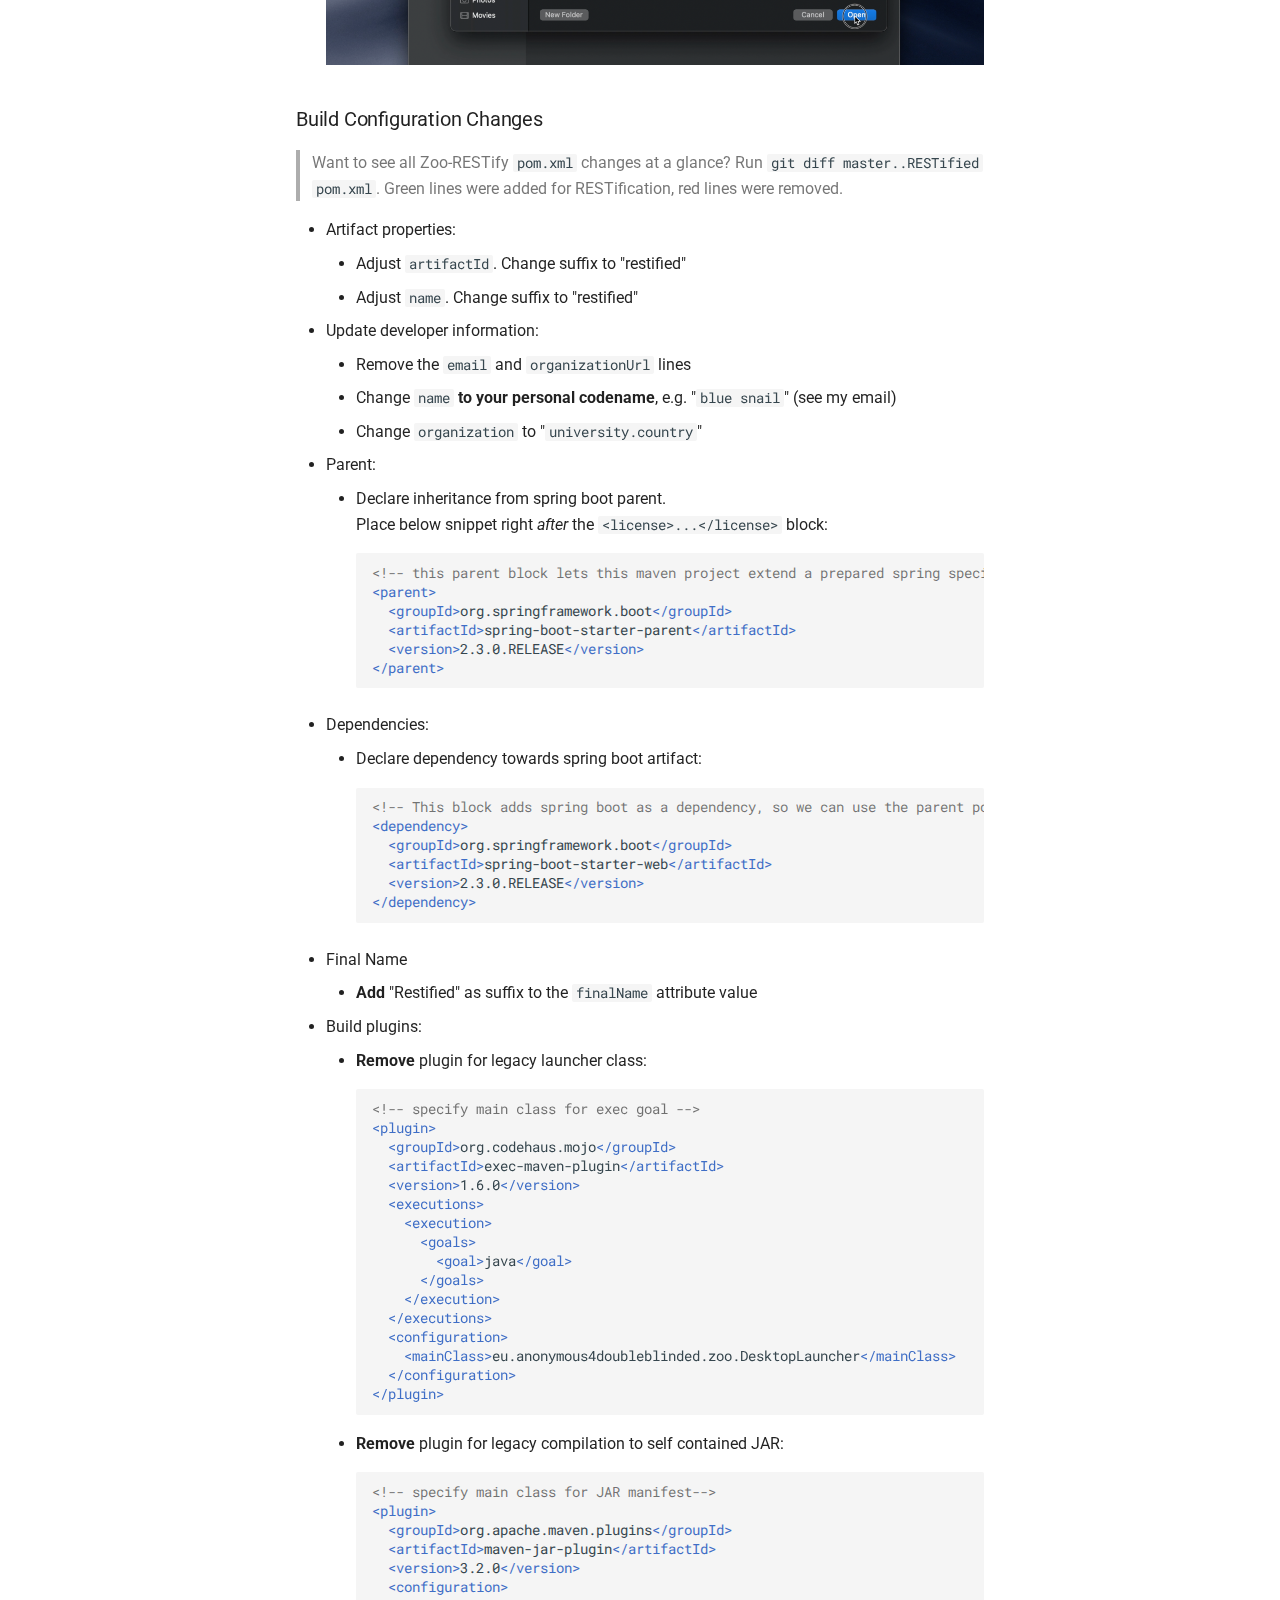
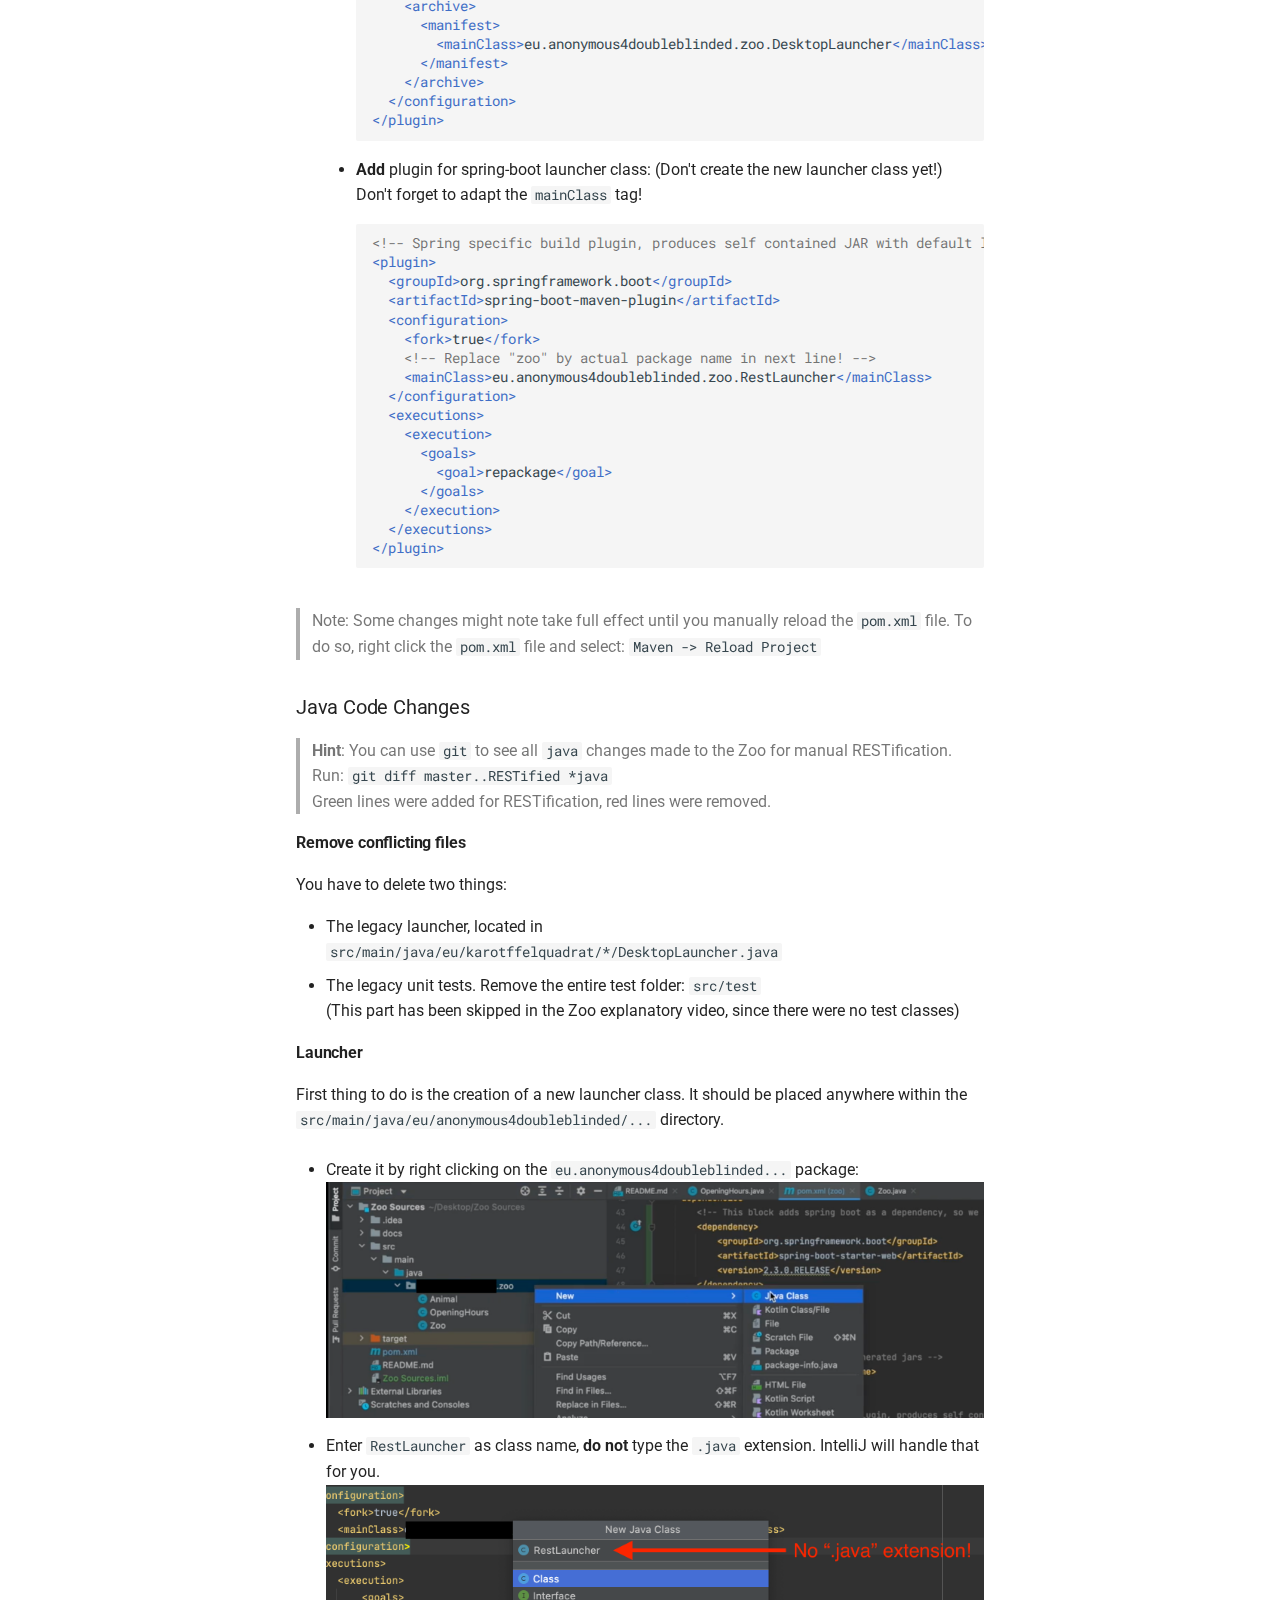
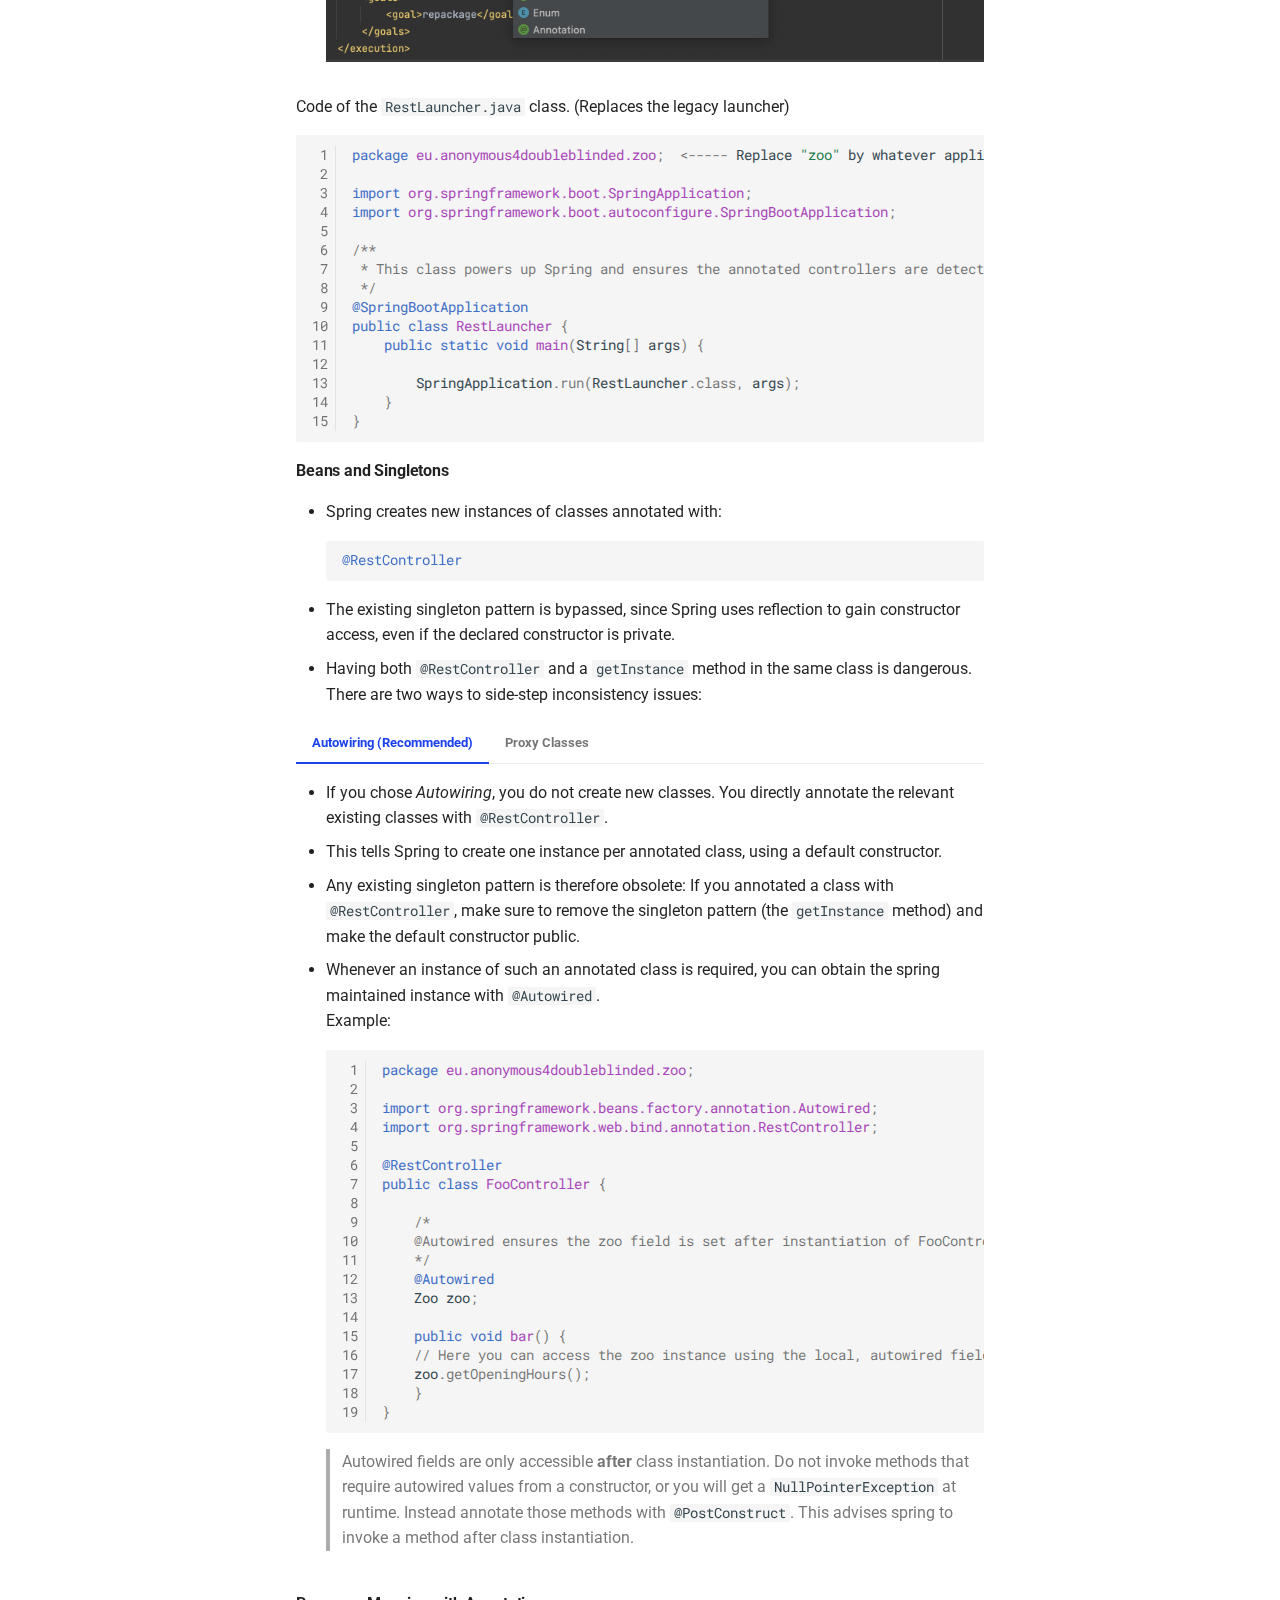
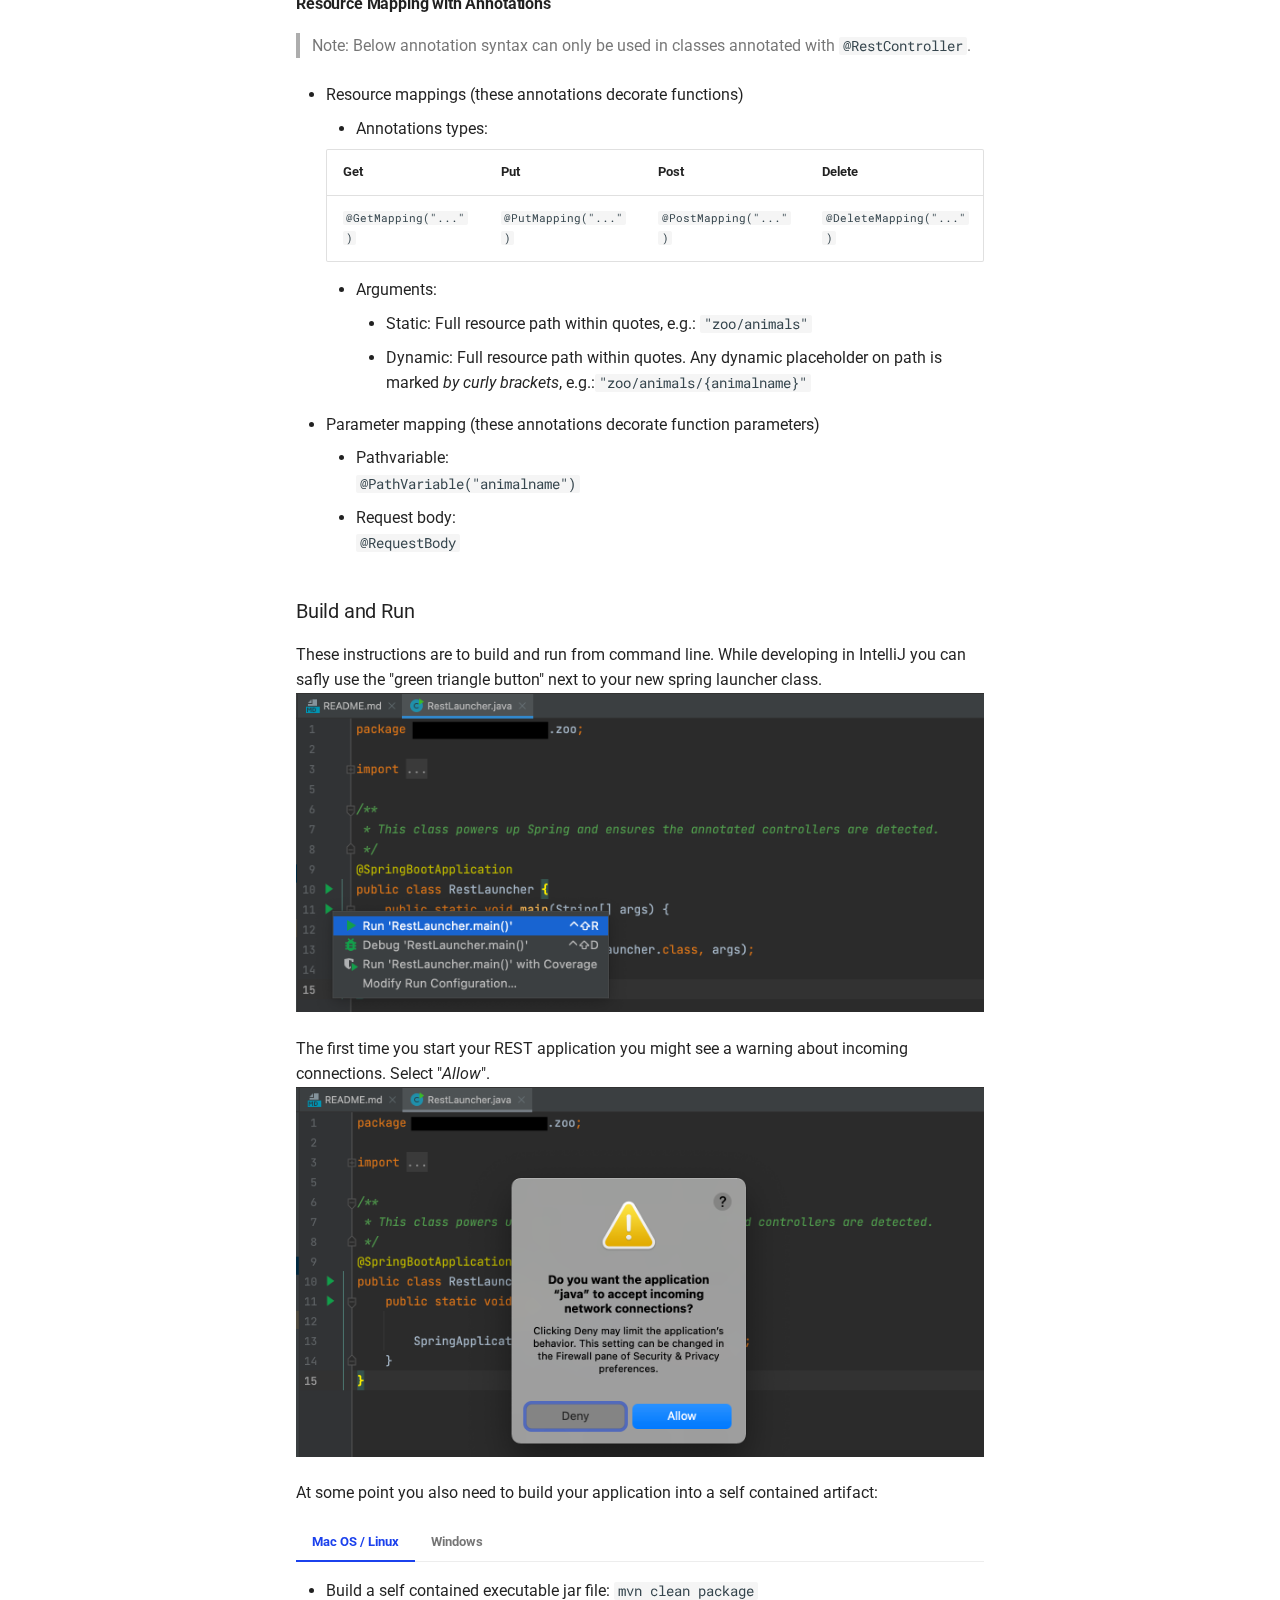
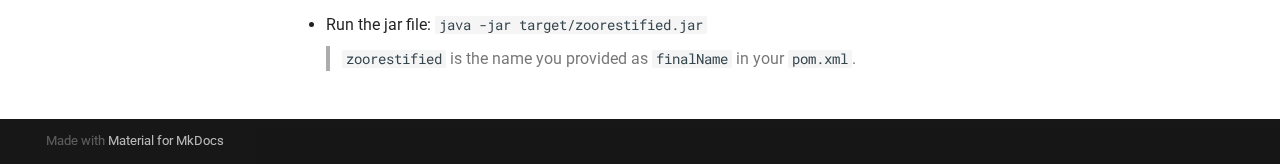
<file: zoo-manual/index.html>
<!doctype html>
<html lang="en" class="no-js">
  <head>
    
      <meta charset="utf-8">
      <meta name="viewport" content="width=device-width,initial-scale=1">
      
      
      
        <link rel="canonical" href="https://www.cs.university.country/~secretidentifier/restify/zoo-manual/">
      
      <link rel="icon" href="../assets/images/favicon.png">
      <meta name="generator" content="mkdocs-1.2.3, mkdocs-material-8.2.5">
    
    
      
        <title>Zoo manual - University CS RESTify Experiment</title>
      
    
    
      <link rel="stylesheet" href="../assets/stylesheets/main.2d9f7617.min.css">
      
        
        <link rel="stylesheet" href="../assets/stylesheets/palette.e6a45f82.min.css">
        
      
    
    
    
      
        
        
        <link rel="preconnect" href="https://fonts.gstatic.com" crossorigin>
        <link rel="stylesheet" href="https://fonts.googleapis.com/css?family=Roboto:300,300i,400,400i,700,700i%7CRoboto+Mono:400,400i,700,700i&display=fallback">
        <style>:root{--md-text-font:"Roboto";--md-code-font:"Roboto Mono"}</style>
      
    
    
      <link rel="stylesheet" href="../stylesheets/extra.css">
    
    <script>__md_scope=new URL("..",location),__md_get=(e,_=localStorage,t=__md_scope)=>JSON.parse(_.getItem(t.pathname+"."+e)),__md_set=(e,_,t=localStorage,a=__md_scope)=>{try{t.setItem(a.pathname+"."+e,JSON.stringify(_))}catch(e){}}</script>
    
      

    
    
  </head>
  
  
    
    
    
    
    
    <body dir="ltr" data-md-color-scheme="university" data-md-color-primary="" data-md-color-accent="red">
  
    
    
    <input class="md-toggle" data-md-toggle="drawer" type="checkbox" id="__drawer" autocomplete="off">
    <input class="md-toggle" data-md-toggle="search" type="checkbox" id="__search" autocomplete="off">
    <label class="md-overlay" for="__drawer"></label>
    <div data-md-component="skip">
      
        
        <a href="#project-layout-overview" class="md-skip">
          Skip to content
        </a>
      
    </div>
    <div data-md-component="announce">
      
    </div>
    
    
      

<header class="md-header" data-md-component="header">
  <nav class="md-header__inner md-grid" aria-label="Header">
    <a href=".." title="University CS RESTify Experiment" class="md-header__button md-logo" aria-label="University CS RESTify Experiment" data-md-component="logo">
      
  <img src="../assets/logo.png" alt="logo">

    </a>
    <label class="md-header__button md-icon" for="__drawer">
      <svg xmlns="http://www.w3.org/2000/svg" viewBox="0 0 24 24"><path d="M3 6h18v2H3V6m0 5h18v2H3v-2m0 5h18v2H3v-2z"/></svg>
    </label>
    <div class="md-header__title" data-md-component="header-title">
      <div class="md-header__ellipsis">
        <div class="md-header__topic">
          <span class="md-ellipsis">
            University CS RESTify Experiment
          </span>
        </div>
        <div class="md-header__topic" data-md-component="header-topic">
          <span class="md-ellipsis">
            
              Zoo manual
            
          </span>
        </div>
      </div>
    </div>
    
    
    
      <label class="md-header__button md-icon" for="__search">
        <svg xmlns="http://www.w3.org/2000/svg" viewBox="0 0 24 24"><path d="M9.5 3A6.5 6.5 0 0 1 16 9.5c0 1.61-.59 3.09-1.56 4.23l.27.27h.79l5 5-1.5 1.5-5-5v-.79l-.27-.27A6.516 6.516 0 0 1 9.5 16 6.5 6.5 0 0 1 3 9.5 6.5 6.5 0 0 1 9.5 3m0 2C7 5 5 7 5 9.5S7 14 9.5 14 14 12 14 9.5 12 5 9.5 5z"/></svg>
      </label>
      <div class="md-search" data-md-component="search" role="dialog">
  <label class="md-search__overlay" for="__search"></label>
  <div class="md-search__inner" role="search">
    <form class="md-search__form" name="search">
      <input type="text" class="md-search__input" name="query" aria-label="Search" placeholder="Search" autocapitalize="off" autocorrect="off" autocomplete="off" spellcheck="false" data-md-component="search-query" required>
      <label class="md-search__icon md-icon" for="__search">
        <svg xmlns="http://www.w3.org/2000/svg" viewBox="0 0 24 24"><path d="M9.5 3A6.5 6.5 0 0 1 16 9.5c0 1.61-.59 3.09-1.56 4.23l.27.27h.79l5 5-1.5 1.5-5-5v-.79l-.27-.27A6.516 6.516 0 0 1 9.5 16 6.5 6.5 0 0 1 3 9.5 6.5 6.5 0 0 1 9.5 3m0 2C7 5 5 7 5 9.5S7 14 9.5 14 14 12 14 9.5 12 5 9.5 5z"/></svg>
        <svg xmlns="http://www.w3.org/2000/svg" viewBox="0 0 24 24"><path d="M20 11v2H8l5.5 5.5-1.42 1.42L4.16 12l7.92-7.92L13.5 5.5 8 11h12z"/></svg>
      </label>
      <nav class="md-search__options" aria-label="Search">
        
        <button type="reset" class="md-search__icon md-icon" aria-label="Clear" tabindex="-1">
          <svg xmlns="http://www.w3.org/2000/svg" viewBox="0 0 24 24"><path d="M19 6.41 17.59 5 12 10.59 6.41 5 5 6.41 10.59 12 5 17.59 6.41 19 12 13.41 17.59 19 19 17.59 13.41 12 19 6.41z"/></svg>
        </button>
      </nav>
      
    </form>
    <div class="md-search__output">
      <div class="md-search__scrollwrap" data-md-scrollfix>
        <div class="md-search-result" data-md-component="search-result">
          <div class="md-search-result__meta">
            Initializing search
          </div>
          <ol class="md-search-result__list"></ol>
        </div>
      </div>
    </div>
  </div>
</div>
    
    
  </nav>
  
</header>
    
    <div class="md-container" data-md-component="container">
      
      
        
          
        
      
      <main class="md-main" data-md-component="main">
        <div class="md-main__inner md-grid">
          
            
              
              <div class="md-sidebar md-sidebar--primary" data-md-component="sidebar" data-md-type="navigation" >
                <div class="md-sidebar__scrollwrap">
                  <div class="md-sidebar__inner">
                    


<nav class="md-nav md-nav--primary" aria-label="Navigation" data-md-level="0">
  <label class="md-nav__title" for="__drawer">
    <a href=".." title="University CS RESTify Experiment" class="md-nav__button md-logo" aria-label="University CS RESTify Experiment" data-md-component="logo">
      
  <img src="../assets/logo.png" alt="logo">

    </a>
    University CS RESTify Experiment
  </label>
  
  <ul class="md-nav__list" data-md-scrollfix>
    
      
      
      

  
  
  
    <li class="md-nav__item">
      <a href=".." class="md-nav__link">
        Welcome
      </a>
    </li>
  

    
      
      
      

  
  
  
    <li class="md-nav__item">
      <a href="../preliminaries/" class="md-nav__link">
        Preliminaries
      </a>
    </li>
  

    
      
      
      

  
  
  
    <li class="md-nav__item">
      <a href="../task1/" class="md-nav__link">
        Task 1
      </a>
    </li>
  

    
      
      
      

  
  
  
    <li class="md-nav__item">
      <a href="../task2/" class="md-nav__link">
        Task 2
      </a>
    </li>
  

    
      
      
      

  
  
  
    <li class="md-nav__item">
      <a href="../upload/" class="md-nav__link">
        Upload
      </a>
    </li>
  

    
  </ul>
</nav>
                  </div>
                </div>
              </div>
            
            
              
              <div class="md-sidebar md-sidebar--secondary" data-md-component="sidebar" data-md-type="toc" >
                <div class="md-sidebar__scrollwrap">
                  <div class="md-sidebar__inner">
                    

<nav class="md-nav md-nav--secondary" aria-label="Table of contents">
  
  
  
  
    <label class="md-nav__title" for="__toc">
      <span class="md-nav__icon md-icon"></span>
      Table of contents
    </label>
    <ul class="md-nav__list" data-md-component="toc" data-md-scrollfix>
      
        <li class="md-nav__item">
  <a href="#project-layout-overview" class="md-nav__link">
    Project Layout Overview
  </a>
  
</li>
      
        <li class="md-nav__item">
  <a href="#loading-legacy-sources-into-ide" class="md-nav__link">
    Loading Legacy Sources into IDE
  </a>
  
</li>
      
        <li class="md-nav__item">
  <a href="#build-configuration-changes" class="md-nav__link">
    Build Configuration Changes
  </a>
  
</li>
      
        <li class="md-nav__item">
  <a href="#java-code-changes" class="md-nav__link">
    Java Code Changes
  </a>
  
    <nav class="md-nav" aria-label="Java Code Changes">
      <ul class="md-nav__list">
        
          <li class="md-nav__item">
  <a href="#remove-conflicting-files" class="md-nav__link">
    Remove conflicting files
  </a>
  
</li>
        
          <li class="md-nav__item">
  <a href="#launcher" class="md-nav__link">
    Launcher
  </a>
  
</li>
        
          <li class="md-nav__item">
  <a href="#beans-and-singletons" class="md-nav__link">
    Beans and Singletons
  </a>
  
</li>
        
          <li class="md-nav__item">
  <a href="#resource-mapping-with-annotations" class="md-nav__link">
    Resource Mapping with Annotations
  </a>
  
</li>
        
      </ul>
    </nav>
  
</li>
      
        <li class="md-nav__item">
  <a href="#build-and-run" class="md-nav__link">
    Build and Run
  </a>
  
</li>
      
    </ul>
  
</nav>
                  </div>
                </div>
              </div>
            
          
          <div class="md-content" data-md-component="content">
            <article class="md-content__inner md-typeset">
              
                


  <h1>Zoo manual</h1>

<p>I will now illustrate the steps of a <strong>manual</strong> conversion to a RESTful service on the example of the Zoo.<br />
I will use the previously shown <a href="../interface-zoo.txt">Zoo REST interface description</a>.</p>
<blockquote>
<p>Afterwards, your task will be to apply the same <strong>manual</strong> methodology on a <strong>different</strong> application. Your task is <strong>not</strong> to replicate the Zoo conversion while you are watching.</p>
</blockquote>
<ul>
<li>Please watch <a href="../../../restifyvideos/IntelliJ-1080p.mp4">this screencast</a> where I demonstrate and explain the required code changes.<ul>
<li>Below you find a summary of the main steps.</li>
<li>If anything does not work as expected, take a look at the <a href="#troubleshoot">Troubleshoot section</a>.</li>
</ul>
</li>
<li>Additionally you can conveniently inspect both versions and the changes made:<ul>
<li>Switch to <em>Desktop Zoo</em> version: <code>git checkout master</code> or <a href="https://github.com/anonymous4doubleblinded/Zoo/tree/master/src/main/java/eu/anonymous4doubleblinded/zoo">inspect code online</a>.</li>
<li>Switch to <em>RESTified Zoo</em> version: <code>git checkout RESTified</code> or <a href="https://github.com/anonymous4doubleblinded/Zoo/tree/RESTified/src/main/java/eu/anonymous4doubleblinded/zoo">inspect code online</a>.</li>
<li>Compare versions: <code>git diff master..RESTified</code> or <a href="https://github.com/anonymous4doubleblinded/Zoo/commit/8fe7675b65f795897910358ed089ea2a0e22aeff">inspect changes online</a>.</li>
</ul>
</li>
</ul>
<h3 id="project-layout-overview">Project Layout Overview</h3>
<p>A manual RESTification is a series of five activities:</p>
<ul>
<li><a href="#loading-legacy-sources-into-ide">Loading of legacy sources into Integrated Development Environment (IntelliJ IDE)</a></li>
<li><a href="#build-configuration-changes">Adjustment of the build configuration file: <code>pom.xml</code></a></li>
<li><a href="#launcher">Replacement of the launcher class</a></li>
<li><a href="#beans-and-singletons">Removal of singleton pattern or creation of proxy controllers</a></li>
<li><a href="#resource-mapping-with-annotations">Decoration of REST controllers and target functions with Spring annotations</a></li>
</ul>
<h3 id="loading-legacy-sources-into-ide">Loading Legacy Sources into IDE</h3>
<ul>
<li>Start IntelliJ.</li>
<li>Use the "<em>Open</em>" option to get to the selection dialogue:
<img alt="open-1" src="../captures/intellij/open-1.png" /></li>
<li>Select the cloned project root folder, then click the "<em>Open</em>" button:<br />
<img alt="open-2" src="../captures/intellij/open-2.png" /></li>
</ul>
<h3 id="build-configuration-changes">Build Configuration Changes</h3>
<blockquote>
<p>Want to see all Zoo-RESTify <code>pom.xml</code> changes at a glance? Run <code>git diff master..RESTified pom.xml</code>. Green lines were added for RESTification, red lines were removed.</p>
</blockquote>
<ul>
<li>Artifact properties:<ul>
<li>Adjust <code>artifactId</code>. Change suffix to "restified"</li>
<li>Adjust <code>name</code>. Change suffix to "restified"</li>
</ul>
</li>
<li>Update developer information:<ul>
<li>Remove the  <code>email</code> and <code>organizationUrl</code> lines</li>
<li>Change <code>name</code> <strong>to your personal codename</strong>, e.g. "<code>blue snail</code>" (see my email)</li>
<li>Change <code>organization</code> to "<code>university.country</code>"</li>
</ul>
</li>
<li>Parent:<ul>
<li>Declare inheritance from spring boot parent.<br />
Place below snippet right <em>after</em> the <code>&lt;license&gt;...&lt;/license&gt;</code> block:  <br />
<div class="highlight"><pre><span></span><code><a id="__codelineno-0-1" name="__codelineno-0-1" href="#__codelineno-0-1"></a><span class="cm">&lt;!-- this parent block lets this maven project extend a prepared spring specific template.--&gt;</span>
<a id="__codelineno-0-2" name="__codelineno-0-2" href="#__codelineno-0-2"></a><span class="nt">&lt;parent&gt;</span>
<a id="__codelineno-0-3" name="__codelineno-0-3" href="#__codelineno-0-3"></a>  <span class="nt">&lt;groupId&gt;</span>org.springframework.boot<span class="nt">&lt;/groupId&gt;</span>
<a id="__codelineno-0-4" name="__codelineno-0-4" href="#__codelineno-0-4"></a>  <span class="nt">&lt;artifactId&gt;</span>spring-boot-starter-parent<span class="nt">&lt;/artifactId&gt;</span>
<a id="__codelineno-0-5" name="__codelineno-0-5" href="#__codelineno-0-5"></a>  <span class="nt">&lt;version&gt;</span>2.3.0.RELEASE<span class="nt">&lt;/version&gt;</span>
<a id="__codelineno-0-6" name="__codelineno-0-6" href="#__codelineno-0-6"></a><span class="nt">&lt;/parent&gt;</span>
</code></pre></div></li>
</ul>
</li>
<li>Dependencies:<ul>
<li>Declare dependency towards spring boot artifact:<br />
<div class="highlight"><pre><span></span><code><a id="__codelineno-1-1" name="__codelineno-1-1" href="#__codelineno-1-1"></a><span class="cm">&lt;!-- This block adds spring boot as a dependency, so we can use the parent pom configuration and non-standard annotations.--&gt;</span>
<a id="__codelineno-1-2" name="__codelineno-1-2" href="#__codelineno-1-2"></a><span class="nt">&lt;dependency&gt;</span>
<a id="__codelineno-1-3" name="__codelineno-1-3" href="#__codelineno-1-3"></a>  <span class="nt">&lt;groupId&gt;</span>org.springframework.boot<span class="nt">&lt;/groupId&gt;</span>
<a id="__codelineno-1-4" name="__codelineno-1-4" href="#__codelineno-1-4"></a>  <span class="nt">&lt;artifactId&gt;</span>spring-boot-starter-web<span class="nt">&lt;/artifactId&gt;</span>
<a id="__codelineno-1-5" name="__codelineno-1-5" href="#__codelineno-1-5"></a>  <span class="nt">&lt;version&gt;</span>2.3.0.RELEASE<span class="nt">&lt;/version&gt;</span>
<a id="__codelineno-1-6" name="__codelineno-1-6" href="#__codelineno-1-6"></a><span class="nt">&lt;/dependency&gt;</span>
</code></pre></div></li>
</ul>
</li>
<li>Final Name<ul>
<li><strong>Add</strong> "Restified" as suffix to the <code>finalName</code> attribute value</li>
</ul>
</li>
<li>Build plugins:<ul>
<li><strong>Remove</strong> plugin for legacy launcher class:<br />
<div class="highlight"><pre><span></span><code><a id="__codelineno-2-1" name="__codelineno-2-1" href="#__codelineno-2-1"></a><span class="cm">&lt;!-- specify main class for exec goal --&gt;</span>
<a id="__codelineno-2-2" name="__codelineno-2-2" href="#__codelineno-2-2"></a><span class="nt">&lt;plugin&gt;</span>
<a id="__codelineno-2-3" name="__codelineno-2-3" href="#__codelineno-2-3"></a>  <span class="nt">&lt;groupId&gt;</span>org.codehaus.mojo<span class="nt">&lt;/groupId&gt;</span>
<a id="__codelineno-2-4" name="__codelineno-2-4" href="#__codelineno-2-4"></a>  <span class="nt">&lt;artifactId&gt;</span>exec-maven-plugin<span class="nt">&lt;/artifactId&gt;</span>
<a id="__codelineno-2-5" name="__codelineno-2-5" href="#__codelineno-2-5"></a>  <span class="nt">&lt;version&gt;</span>1.6.0<span class="nt">&lt;/version&gt;</span>
<a id="__codelineno-2-6" name="__codelineno-2-6" href="#__codelineno-2-6"></a>  <span class="nt">&lt;executions&gt;</span>
<a id="__codelineno-2-7" name="__codelineno-2-7" href="#__codelineno-2-7"></a>    <span class="nt">&lt;execution&gt;</span>
<a id="__codelineno-2-8" name="__codelineno-2-8" href="#__codelineno-2-8"></a>      <span class="nt">&lt;goals&gt;</span>
<a id="__codelineno-2-9" name="__codelineno-2-9" href="#__codelineno-2-9"></a>        <span class="nt">&lt;goal&gt;</span>java<span class="nt">&lt;/goal&gt;</span>
<a id="__codelineno-2-10" name="__codelineno-2-10" href="#__codelineno-2-10"></a>      <span class="nt">&lt;/goals&gt;</span>
<a id="__codelineno-2-11" name="__codelineno-2-11" href="#__codelineno-2-11"></a>    <span class="nt">&lt;/execution&gt;</span>
<a id="__codelineno-2-12" name="__codelineno-2-12" href="#__codelineno-2-12"></a>  <span class="nt">&lt;/executions&gt;</span>
<a id="__codelineno-2-13" name="__codelineno-2-13" href="#__codelineno-2-13"></a>  <span class="nt">&lt;configuration&gt;</span>
<a id="__codelineno-2-14" name="__codelineno-2-14" href="#__codelineno-2-14"></a>    <span class="nt">&lt;mainClass&gt;</span>eu.anonymous4doubleblinded.zoo.DesktopLauncher<span class="nt">&lt;/mainClass&gt;</span>
<a id="__codelineno-2-15" name="__codelineno-2-15" href="#__codelineno-2-15"></a>  <span class="nt">&lt;/configuration&gt;</span>
<a id="__codelineno-2-16" name="__codelineno-2-16" href="#__codelineno-2-16"></a><span class="nt">&lt;/plugin&gt;</span>
</code></pre></div></li>
<li><strong>Remove</strong> plugin for legacy compilation to self contained JAR:<br />
<div class="highlight"><pre><span></span><code><a id="__codelineno-3-1" name="__codelineno-3-1" href="#__codelineno-3-1"></a><span class="cm">&lt;!-- specify main class for JAR manifest--&gt;</span>
<a id="__codelineno-3-2" name="__codelineno-3-2" href="#__codelineno-3-2"></a><span class="nt">&lt;plugin&gt;</span>
<a id="__codelineno-3-3" name="__codelineno-3-3" href="#__codelineno-3-3"></a>  <span class="nt">&lt;groupId&gt;</span>org.apache.maven.plugins<span class="nt">&lt;/groupId&gt;</span>
<a id="__codelineno-3-4" name="__codelineno-3-4" href="#__codelineno-3-4"></a>  <span class="nt">&lt;artifactId&gt;</span>maven-jar-plugin<span class="nt">&lt;/artifactId&gt;</span>
<a id="__codelineno-3-5" name="__codelineno-3-5" href="#__codelineno-3-5"></a>  <span class="nt">&lt;version&gt;</span>3.2.0<span class="nt">&lt;/version&gt;</span>
<a id="__codelineno-3-6" name="__codelineno-3-6" href="#__codelineno-3-6"></a>  <span class="nt">&lt;configuration&gt;</span>
<a id="__codelineno-3-7" name="__codelineno-3-7" href="#__codelineno-3-7"></a>    <span class="nt">&lt;archive&gt;</span>
<a id="__codelineno-3-8" name="__codelineno-3-8" href="#__codelineno-3-8"></a>      <span class="nt">&lt;manifest&gt;</span>
<a id="__codelineno-3-9" name="__codelineno-3-9" href="#__codelineno-3-9"></a>        <span class="nt">&lt;mainClass&gt;</span>eu.anonymous4doubleblinded.zoo.DesktopLauncher<span class="nt">&lt;/mainClass&gt;</span>
<a id="__codelineno-3-10" name="__codelineno-3-10" href="#__codelineno-3-10"></a>      <span class="nt">&lt;/manifest&gt;</span>
<a id="__codelineno-3-11" name="__codelineno-3-11" href="#__codelineno-3-11"></a>    <span class="nt">&lt;/archive&gt;</span>
<a id="__codelineno-3-12" name="__codelineno-3-12" href="#__codelineno-3-12"></a>  <span class="nt">&lt;/configuration&gt;</span>
<a id="__codelineno-3-13" name="__codelineno-3-13" href="#__codelineno-3-13"></a><span class="nt">&lt;/plugin&gt;</span>
</code></pre></div></li>
<li><strong>Add</strong> plugin for spring-boot launcher class: (Don't create the new launcher class yet!)<br />
Don't forget to adapt the <code>mainClass</code> tag!<br />
<div class="highlight"><pre><span></span><code><a id="__codelineno-4-1" name="__codelineno-4-1" href="#__codelineno-4-1"></a><span class="cm">&lt;!-- Spring specific build plugin, produces self contained JAR with default launcher class.--&gt;</span>
<a id="__codelineno-4-2" name="__codelineno-4-2" href="#__codelineno-4-2"></a><span class="nt">&lt;plugin&gt;</span>
<a id="__codelineno-4-3" name="__codelineno-4-3" href="#__codelineno-4-3"></a>  <span class="nt">&lt;groupId&gt;</span>org.springframework.boot<span class="nt">&lt;/groupId&gt;</span>
<a id="__codelineno-4-4" name="__codelineno-4-4" href="#__codelineno-4-4"></a>  <span class="nt">&lt;artifactId&gt;</span>spring-boot-maven-plugin<span class="nt">&lt;/artifactId&gt;</span>
<a id="__codelineno-4-5" name="__codelineno-4-5" href="#__codelineno-4-5"></a>  <span class="nt">&lt;configuration&gt;</span>
<a id="__codelineno-4-6" name="__codelineno-4-6" href="#__codelineno-4-6"></a>    <span class="nt">&lt;fork&gt;</span>true<span class="nt">&lt;/fork&gt;</span>
<a id="__codelineno-4-7" name="__codelineno-4-7" href="#__codelineno-4-7"></a>    <span class="cm">&lt;!-- Replace &quot;zoo&quot; by actual package name in next line! --&gt;</span>
<a id="__codelineno-4-8" name="__codelineno-4-8" href="#__codelineno-4-8"></a>    <span class="nt">&lt;mainClass&gt;</span>eu.anonymous4doubleblinded.zoo.RestLauncher<span class="nt">&lt;/mainClass&gt;</span>
<a id="__codelineno-4-9" name="__codelineno-4-9" href="#__codelineno-4-9"></a>  <span class="nt">&lt;/configuration&gt;</span>
<a id="__codelineno-4-10" name="__codelineno-4-10" href="#__codelineno-4-10"></a>  <span class="nt">&lt;executions&gt;</span>
<a id="__codelineno-4-11" name="__codelineno-4-11" href="#__codelineno-4-11"></a>    <span class="nt">&lt;execution&gt;</span>
<a id="__codelineno-4-12" name="__codelineno-4-12" href="#__codelineno-4-12"></a>      <span class="nt">&lt;goals&gt;</span>
<a id="__codelineno-4-13" name="__codelineno-4-13" href="#__codelineno-4-13"></a>        <span class="nt">&lt;goal&gt;</span>repackage<span class="nt">&lt;/goal&gt;</span>
<a id="__codelineno-4-14" name="__codelineno-4-14" href="#__codelineno-4-14"></a>      <span class="nt">&lt;/goals&gt;</span>
<a id="__codelineno-4-15" name="__codelineno-4-15" href="#__codelineno-4-15"></a>    <span class="nt">&lt;/execution&gt;</span>
<a id="__codelineno-4-16" name="__codelineno-4-16" href="#__codelineno-4-16"></a>  <span class="nt">&lt;/executions&gt;</span>
<a id="__codelineno-4-17" name="__codelineno-4-17" href="#__codelineno-4-17"></a><span class="nt">&lt;/plugin&gt;</span>
</code></pre></div></li>
</ul>
</li>
</ul>
<blockquote>
<p>Note: Some changes might note take full effect until you manually reload the <code>pom.xml</code> file. To do so, right click the <code>pom.xml</code> file and select: <code>Maven -&gt; Reload Project</code></p>
</blockquote>
<h3 id="java-code-changes">Java Code Changes</h3>
<blockquote>
<p><strong>Hint</strong>: You can use <code>git</code> to see all <code>java</code> changes made to the Zoo for manual RESTification.<br />
Run: <code>git diff master..RESTified *java</code><br />
Green lines were added for RESTification, red lines were removed.</p>
</blockquote>
<h4 id="remove-conflicting-files">Remove conflicting files</h4>
<p>You have to delete two things:</p>
<ul>
<li>The legacy launcher, located in <code>src/main/java/eu/karotffelquadrat/*/DesktopLauncher.java</code></li>
<li>The legacy unit tests. Remove the entire test folder: <code>src/test</code><br />
(This part has been skipped in the Zoo explanatory video, since there were no test classes)</li>
</ul>
<h4 id="launcher">Launcher</h4>
<p>First thing to do is the creation of a new launcher class. It should be placed anywhere within the <code>src/main/java/eu/anonymous4doubleblinded/...</code> directory. </p>
<ul>
<li>
<p>Create it by right clicking on the <code>eu.anonymous4doubleblinded...</code> package:<br />
<img alt="create" src="../captures/intellij/launcher.png" /></p>
</li>
<li>
<p>Enter <code>RestLauncher</code> as class name, <strong>do not</strong> type the <code>.java</code> extension. IntelliJ will handle that for you.<br />
<img alt="entername" src="../captures/intellij/entername.png" /></p>
</li>
</ul>
<p>Code of the <code>RestLauncher.java</code> class. (Replaces the legacy launcher)</p>
<table class="highlighttable"><tr><td class="linenos"><div class="linenodiv"><pre><span></span><span class="normal"><a href="#__codelineno-5-1"> 1</a></span>
<span class="normal"><a href="#__codelineno-5-2"> 2</a></span>
<span class="normal"><a href="#__codelineno-5-3"> 3</a></span>
<span class="normal"><a href="#__codelineno-5-4"> 4</a></span>
<span class="normal"><a href="#__codelineno-5-5"> 5</a></span>
<span class="normal"><a href="#__codelineno-5-6"> 6</a></span>
<span class="normal"><a href="#__codelineno-5-7"> 7</a></span>
<span class="normal"><a href="#__codelineno-5-8"> 8</a></span>
<span class="normal"><a href="#__codelineno-5-9"> 9</a></span>
<span class="normal"><a href="#__codelineno-5-10">10</a></span>
<span class="normal"><a href="#__codelineno-5-11">11</a></span>
<span class="normal"><a href="#__codelineno-5-12">12</a></span>
<span class="normal"><a href="#__codelineno-5-13">13</a></span>
<span class="normal"><a href="#__codelineno-5-14">14</a></span>
<span class="normal"><a href="#__codelineno-5-15">15</a></span></pre></div></td><td class="code"><div class="highlight"><pre><span></span><code><a id="__codelineno-5-1" name="__codelineno-5-1"></a><span class="kn">package</span> <span class="nn">eu.anonymous4doubleblinded.zoo</span><span class="p">;</span>  <span class="o">&lt;-----</span> <span class="n">Replace</span> <span class="s">&quot;zoo&quot;</span> <span class="n">by</span> <span class="n">whatever</span> <span class="n">application</span> <span class="n">you</span> <span class="n">are</span> <span class="n">working</span> <span class="n">on</span>
<a id="__codelineno-5-2" name="__codelineno-5-2"></a>
<a id="__codelineno-5-3" name="__codelineno-5-3"></a><span class="kn">import</span> <span class="nn">org.springframework.boot.SpringApplication</span><span class="p">;</span>
<a id="__codelineno-5-4" name="__codelineno-5-4"></a><span class="kn">import</span> <span class="nn">org.springframework.boot.autoconfigure.SpringBootApplication</span><span class="p">;</span>
<a id="__codelineno-5-5" name="__codelineno-5-5"></a>
<a id="__codelineno-5-6" name="__codelineno-5-6"></a><span class="cm">/**</span>
<a id="__codelineno-5-7" name="__codelineno-5-7"></a><span class="cm"> * This class powers up Spring and ensures the annotated controllers are detected.</span>
<a id="__codelineno-5-8" name="__codelineno-5-8"></a><span class="cm"> */</span>
<a id="__codelineno-5-9" name="__codelineno-5-9"></a><span class="nd">@SpringBootApplication</span>
<a id="__codelineno-5-10" name="__codelineno-5-10"></a><span class="kd">public</span> <span class="kd">class</span> <span class="nc">RestLauncher</span> <span class="p">{</span>
<a id="__codelineno-5-11" name="__codelineno-5-11"></a>    <span class="kd">public</span> <span class="kd">static</span> <span class="kt">void</span> <span class="nf">main</span><span class="p">(</span><span class="n">String</span><span class="o">[]</span> <span class="n">args</span><span class="p">)</span> <span class="p">{</span>
<a id="__codelineno-5-12" name="__codelineno-5-12"></a>
<a id="__codelineno-5-13" name="__codelineno-5-13"></a>        <span class="n">SpringApplication</span><span class="p">.</span><span class="na">run</span><span class="p">(</span><span class="n">RestLauncher</span><span class="p">.</span><span class="na">class</span><span class="p">,</span> <span class="n">args</span><span class="p">);</span>
<a id="__codelineno-5-14" name="__codelineno-5-14"></a>    <span class="p">}</span>
<a id="__codelineno-5-15" name="__codelineno-5-15"></a><span class="p">}</span>
</code></pre></div>
</td></tr></table>
<h4 id="beans-and-singletons">Beans and Singletons</h4>
<ul>
<li>Spring creates new instances of classes annotated with:<br />
<div class="highlight"><pre><span></span><code><a id="__codelineno-6-1" name="__codelineno-6-1" href="#__codelineno-6-1"></a><span class="nd">@RestController</span>
</code></pre></div></li>
<li>The existing singleton pattern is bypassed, since Spring uses reflection to gain constructor access, even if the declared constructor is private.</li>
<li>Having both <code>@RestController</code> and a <code>getInstance</code> method in the same class is dangerous.<br />
There are two ways to side-step inconsistency issues:</li>
</ul>
<div class="tabbed-set tabbed-alternate" data-tabs="1:2"><input checked="checked" id="__tabbed_1_1" name="__tabbed_1" type="radio" /><input id="__tabbed_1_2" name="__tabbed_1" type="radio" /><div class="tabbed-labels"><label for="__tabbed_1_1">Autowiring (Recommended)</label><label for="__tabbed_1_2">Proxy Classes</label></div>
<div class="tabbed-content">
<div class="tabbed-block">
<ul>
<li>If you chose <em>Autowiring</em>, you do not create new classes. You directly annotate the relevant existing classes with <code>@RestController</code>.</li>
<li>This tells Spring to create one instance per annotated class, using a default constructor.</li>
<li>Any existing singleton pattern is therefore obsolete: If you annotated a class with <code>@RestController</code>, make sure to remove the singleton pattern (the <code>getInstance</code> method) and make the default constructor public.</li>
<li>Whenever an instance of such an annotated class is required, you can obtain the spring maintained instance with <code>@Autowired</code>.<br />
Example:
<table class="highlighttable"><tr><td class="linenos"><div class="linenodiv"><pre><span></span><span class="normal"><a href="#__codelineno-7-1"> 1</a></span>
<span class="normal"><a href="#__codelineno-7-2"> 2</a></span>
<span class="normal"><a href="#__codelineno-7-3"> 3</a></span>
<span class="normal"><a href="#__codelineno-7-4"> 4</a></span>
<span class="normal"><a href="#__codelineno-7-5"> 5</a></span>
<span class="normal"><a href="#__codelineno-7-6"> 6</a></span>
<span class="normal"><a href="#__codelineno-7-7"> 7</a></span>
<span class="normal"><a href="#__codelineno-7-8"> 8</a></span>
<span class="normal"><a href="#__codelineno-7-9"> 9</a></span>
<span class="normal"><a href="#__codelineno-7-10">10</a></span>
<span class="normal"><a href="#__codelineno-7-11">11</a></span>
<span class="normal"><a href="#__codelineno-7-12">12</a></span>
<span class="normal"><a href="#__codelineno-7-13">13</a></span>
<span class="normal"><a href="#__codelineno-7-14">14</a></span>
<span class="normal"><a href="#__codelineno-7-15">15</a></span>
<span class="normal"><a href="#__codelineno-7-16">16</a></span>
<span class="normal"><a href="#__codelineno-7-17">17</a></span>
<span class="normal"><a href="#__codelineno-7-18">18</a></span>
<span class="normal"><a href="#__codelineno-7-19">19</a></span></pre></div></td><td class="code"><div class="highlight"><pre><span></span><code><a id="__codelineno-7-1" name="__codelineno-7-1"></a><span class="kn">package</span> <span class="nn">eu.anonymous4doubleblinded.zoo</span><span class="p">;</span>
<a id="__codelineno-7-2" name="__codelineno-7-2"></a>
<a id="__codelineno-7-3" name="__codelineno-7-3"></a><span class="kn">import</span> <span class="nn">org.springframework.beans.factory.annotation.Autowired</span><span class="p">;</span>
<a id="__codelineno-7-4" name="__codelineno-7-4"></a><span class="kn">import</span> <span class="nn">org.springframework.web.bind.annotation.RestController</span><span class="p">;</span>
<a id="__codelineno-7-5" name="__codelineno-7-5"></a>
<a id="__codelineno-7-6" name="__codelineno-7-6"></a><span class="nd">@RestController</span>
<a id="__codelineno-7-7" name="__codelineno-7-7"></a><span class="kd">public</span> <span class="kd">class</span> <span class="nc">FooController</span> <span class="p">{</span>
<a id="__codelineno-7-8" name="__codelineno-7-8"></a>
<a id="__codelineno-7-9" name="__codelineno-7-9"></a>    <span class="cm">/*</span>
<a id="__codelineno-7-10" name="__codelineno-7-10"></a><span class="cm">    @Autowired ensures the zoo field is set after instantiation of FooController, given Zoo is annotated with @RestController.</span>
<a id="__codelineno-7-11" name="__codelineno-7-11"></a><span class="cm">    */</span>
<a id="__codelineno-7-12" name="__codelineno-7-12"></a>    <span class="nd">@Autowired</span>
<a id="__codelineno-7-13" name="__codelineno-7-13"></a>    <span class="n">Zoo</span> <span class="n">zoo</span><span class="p">;</span>
<a id="__codelineno-7-14" name="__codelineno-7-14"></a>
<a id="__codelineno-7-15" name="__codelineno-7-15"></a>    <span class="kd">public</span> <span class="kt">void</span> <span class="nf">bar</span><span class="p">()</span> <span class="p">{</span>
<a id="__codelineno-7-16" name="__codelineno-7-16"></a>    <span class="c1">// Here you can access the zoo instance using the local, autowired field (instead of calling the obsolete getInstance method)</span>
<a id="__codelineno-7-17" name="__codelineno-7-17"></a>    <span class="n">zoo</span><span class="p">.</span><span class="na">getOpeningHours</span><span class="p">();</span>
<a id="__codelineno-7-18" name="__codelineno-7-18"></a>    <span class="p">}</span>
<a id="__codelineno-7-19" name="__codelineno-7-19"></a><span class="p">}</span>
</code></pre></div>
</td></tr></table><blockquote>
<p>Autowired fields are only accessible <strong>after</strong> class instantiation. Do not invoke methods that require autowired values from a constructor, or you will get a <code>NullPointerException</code> at runtime. Instead annotate those methods with <code>@PostConstruct</code>. This advises spring to invoke a method after class instantiation.</p>
</blockquote>
</li>
</ul>
</div>
<div class="tabbed-block">
<ul>
<li>If you chose <em>Proxy Classes</em>, you do annotate the existing classes. You instead replicate every existing relevant class and place all annotations in the replica. The replica acts as proxy that forwards every method call to the original, using <code>getInstance()</code>.</li>
<li>Keep the singleton pattern in the original java classes. They remain untouched. Instead place an <code>@RestController</code> annotation in every proxy class created.<br />
Example:<br />
<table class="highlighttable"><tr><td class="linenos"><div class="linenodiv"><pre><span></span><span class="normal"><a href="#__codelineno-8-1"> 1</a></span>
<span class="normal"><a href="#__codelineno-8-2"> 2</a></span>
<span class="normal"><a href="#__codelineno-8-3"> 3</a></span>
<span class="normal"><a href="#__codelineno-8-4"> 4</a></span>
<span class="normal"><a href="#__codelineno-8-5"> 5</a></span>
<span class="normal"><a href="#__codelineno-8-6"> 6</a></span>
<span class="normal"><a href="#__codelineno-8-7"> 7</a></span>
<span class="normal"><a href="#__codelineno-8-8"> 8</a></span>
<span class="normal"><a href="#__codelineno-8-9"> 9</a></span>
<span class="normal"><a href="#__codelineno-8-10">10</a></span>
<span class="normal"><a href="#__codelineno-8-11">11</a></span>
<span class="normal"><a href="#__codelineno-8-12">12</a></span>
<span class="normal"><a href="#__codelineno-8-13">13</a></span>
<span class="normal"><a href="#__codelineno-8-14">14</a></span>
<span class="normal"><a href="#__codelineno-8-15">15</a></span>
<span class="normal"><a href="#__codelineno-8-16">16</a></span>
<span class="normal"><a href="#__codelineno-8-17">17</a></span></pre></div></td><td class="code"><div class="highlight"><pre><span></span><code><a id="__codelineno-8-1" name="__codelineno-8-1"></a><span class="kn">package</span> <span class="nn">eu.anonymous4doubleblinded.zoo</span><span class="p">;</span>
<a id="__codelineno-8-2" name="__codelineno-8-2"></a>
<a id="__codelineno-8-3" name="__codelineno-8-3"></a><span class="kn">import</span> <span class="nn">org.springframework.web.bind.annotation.RestController</span><span class="p">;</span>
<a id="__codelineno-8-4" name="__codelineno-8-4"></a>
<a id="__codelineno-8-5" name="__codelineno-8-5"></a><span class="cm">/**</span>
<a id="__codelineno-8-6" name="__codelineno-8-6"></a><span class="cm">This Proxy class is decorated with @RestController, instead of the original singleton class. Any required method of the original class can be proxied with an internal getInstance call.</span>
<a id="__codelineno-8-7" name="__codelineno-8-7"></a><span class="cm">*/</span>
<a id="__codelineno-8-8" name="__codelineno-8-8"></a><span class="nd">@RestController</span>
<a id="__codelineno-8-9" name="__codelineno-8-9"></a><span class="kd">public</span> <span class="kd">class</span> <span class="nc">ZooController</span> <span class="p">{</span>
<a id="__codelineno-8-10" name="__codelineno-8-10"></a>
<a id="__codelineno-8-11" name="__codelineno-8-11"></a>    <span class="o">/**</span> <span class="n">Proxied</span> <span class="n">access</span> <span class="n">to</span> <span class="n">a</span> <span class="n">method</span> <span class="n">of</span> <span class="n">the</span> <span class="n">original</span> <span class="o">/</span> <span class="n">singleton</span> <span class="kd">class</span><span class="err">.</span>
<a id="__codelineno-8-12" name="__codelineno-8-12"></a><span class="err">//</span> <span class="nc">Mapping</span> <span class="n">annotation</span> <span class="n">goes</span> <span class="n">here</span><span class="p">.</span>
<a id="__codelineno-8-13" name="__codelineno-8-13"></a>    <span class="kd">public</span> <span class="n">OpeningHours</span> <span class="nf">getOpeningHours</span><span class="p">()</span> <span class="p">{</span>
<a id="__codelineno-8-14" name="__codelineno-8-14"></a>        <span class="c1">// Access to the original class is achieved with a call to getInstance.</span>
<a id="__codelineno-8-15" name="__codelineno-8-15"></a>        <span class="k">return</span> <span class="n">Zoo</span><span class="p">.</span><span class="na">getInstance</span><span class="p">().</span><span class="na">getOpeningHours</span><span class="p">();</span>
<a id="__codelineno-8-16" name="__codelineno-8-16"></a>    <span class="p">}</span>
<a id="__codelineno-8-17" name="__codelineno-8-17"></a><span class="p">}</span>
</code></pre></div>
</td></tr></table></li>
</ul>
</div>
</div>
</div>
<h4 id="resource-mapping-with-annotations">Resource Mapping with Annotations</h4>
<blockquote>
<p>Note: Below annotation syntax can only be used in classes annotated with <code>@RestController</code>.</p>
</blockquote>
<ul>
<li>
<p>Resource mappings (these annotations decorate functions)</p>
<ul>
<li>Annotations types:  </li>
</ul>
<table>
<thead>
<tr>
<th>Get</th>
<th>Put</th>
<th>Post</th>
<th>Delete</th>
</tr>
</thead>
<tbody>
<tr>
<td><code>@GetMapping("...")</code></td>
<td><code>@PutMapping("...")</code></td>
<td><code>@PostMapping("...")</code></td>
<td><code>@DeleteMapping("...")</code></td>
</tr>
</tbody>
</table>
<ul>
<li>Arguments:<ul>
<li>Static: Full resource path within quotes, e.g.: <code>"zoo/animals"</code></li>
<li>Dynamic: Full resource path within quotes. Any dynamic placeholder on path is marked <em>by curly brackets</em>, e.g.:<code>"zoo/animals/{animalname}"</code></li>
</ul>
</li>
</ul>
</li>
<li>
<p>Parameter mapping (these annotations decorate function parameters)</p>
<ul>
<li>Pathvariable:<br />
<code>@PathVariable("animalname")</code></li>
<li>Request body:<br />
<code>@RequestBody</code></li>
</ul>
</li>
</ul>
<h3 id="build-and-run">Build and Run</h3>
<p>These instructions are to build and run from command line. While developing in IntelliJ you can safly use the "green triangle button" next to your new spring launcher class.<br />
<img alt="greenbutton" src="../captures/intellij/greenbutton.png" /></p>
<p>The first time you start your REST application you might see a warning about incoming connections. Select "<em>Allow</em>".
<img alt="firewall" src="../captures/intellij/firewall.png" />  </p>
<p>At some point you also need to build your application into a self contained artifact:  </p>
<div class="tabbed-set tabbed-alternate" data-tabs="2:2"><input checked="checked" id="__tabbed_2_1" name="__tabbed_2" type="radio" /><input id="__tabbed_2_2" name="__tabbed_2" type="radio" /><div class="tabbed-labels"><label for="__tabbed_2_1">Mac OS / Linux</label><label for="__tabbed_2_2">Windows</label></div>
<div class="tabbed-content">
<div class="tabbed-block">
<ul>
<li>Build a self contained executable jar file: <code>mvn clean package</code></li>
<li>Run the jar file: <code>java -jar target/zoorestified.jar</code><blockquote>
<p><code>zoorestified</code> is the name you provided as <code>finalName</code> in your <code>pom.xml</code>.</p>
</blockquote>
</li>
</ul>
</div>
<div class="tabbed-block">
<ul>
<li>Build a self contained executable jar file: <code>mvn clean package</code></li>
<li>Run the jar file: <code>java -jar target\zoorestified.jar</code><blockquote>
<p><code>zoorestified</code> is the name you provided as <code>finalName</code> in your <code>pom.xml</code>.</p>
</blockquote>
</li>
</ul>
</div>
</div>
</div>

              
            </article>
          </div>
        </div>
        
      </main>
      
        <footer class="md-footer">
  
  <div class="md-footer-meta md-typeset">
    <div class="md-footer-meta__inner md-grid">
      <div class="md-copyright">
  
  
    Made with
    <a href="https://squidfunk.github.io/mkdocs-material/" target="_blank" rel="noopener">
      Material for MkDocs
    </a>
  
</div>
      
    </div>
  </div>
</footer>
      
    </div>
    <div class="md-dialog" data-md-component="dialog">
      <div class="md-dialog__inner md-typeset"></div>
    </div>
    <script id="__config" type="application/json">{"base": "..", "features": [], "translations": {"clipboard.copy": "Copy to clipboard", "clipboard.copied": "Copied to clipboard", "search.config.lang": "en", "search.config.pipeline": "trimmer, stopWordFilter", "search.config.separator": "[\\s\\-]+", "search.placeholder": "Search", "search.result.placeholder": "Type to start searching", "search.result.none": "No matching documents", "search.result.one": "1 matching document", "search.result.other": "# matching documents", "search.result.more.one": "1 more on this page", "search.result.more.other": "# more on this page", "search.result.term.missing": "Missing", "select.version.title": "Select version"}, "search": "../assets/javascripts/workers/search.bd0b6b67.min.js"}</script>
    
    
      <script src="../assets/javascripts/bundle.467223ff.min.js"></script>
      
    
  </body>
</html>
</file>
<file: stylesheets/extra.css>
[data-md-color-scheme="university"] {
  --md-primary-fg-color:        #1b41ed;
  --md-code-hl-number-color:    #1b41ed;
  --md-accent-fg-color:         #1b41ed;
  --md-primary-fg-color--light: #1b41ed;
  --md-primary-fg-color--dark:  #1b41ed;
}
</file>
<file: assets/stylesheets/main.2d9f7617.min.css>
@charset "UTF-8";html{-webkit-text-size-adjust:none;-moz-text-size-adjust:none;-ms-text-size-adjust:none;text-size-adjust:none;box-sizing:border-box}*,:after,:before{box-sizing:inherit}@media (prefers-reduced-motion){*,:after,:before{transition:none!important}}body{margin:0}a,button,input,label{-webkit-tap-highlight-color:transparent}a{color:inherit;text-decoration:none}hr{border:0;box-sizing:content-box;display:block;height:.05rem;overflow:visible;padding:0}small{font-size:80%}sub,sup{line-height:1em}img{border-style:none}table{border-collapse:separate;border-spacing:0}td,th{font-weight:400;vertical-align:top}button{background:transparent;border:0;font-family:inherit;font-size:inherit;margin:0;padding:0}input{border:0;outline:none}:root{--md-default-fg-color:rgba(0,0,0,.87);--md-default-fg-color--light:rgba(0,0,0,.54);--md-default-fg-color--lighter:rgba(0,0,0,.32);--md-default-fg-color--lightest:rgba(0,0,0,.07);--md-default-bg-color:#fff;--md-default-bg-color--light:hsla(0,0%,100%,.7);--md-default-bg-color--lighter:hsla(0,0%,100%,.3);--md-default-bg-color--lightest:hsla(0,0%,100%,.12);--md-primary-fg-color:#4051b5;--md-primary-fg-color--light:#5d6cc0;--md-primary-fg-color--dark:#303fa1;--md-primary-bg-color:#fff;--md-primary-bg-color--light:hsla(0,0%,100%,.7);--md-accent-fg-color:#526cfe;--md-accent-fg-color--transparent:rgba(82,108,254,.1);--md-accent-bg-color:#fff;--md-accent-bg-color--light:hsla(0,0%,100%,.7);--md-shadow-z1:0 0.2rem 0.5rem rgba(0,0,0,.05),0 0 0.05rem rgba(0,0,0,.1);--md-shadow-z2:0 0.2rem 0.5rem rgba(0,0,0,.1),0 0 0.05rem rgba(0,0,0,.25);--md-shadow-z3:0 0.2rem 0.5rem rgba(0,0,0,.2),0 0 0.05rem rgba(0,0,0,.35)}:root>*{--md-code-fg-color:#36464e;--md-code-bg-color:#f5f5f5;--md-code-hl-color:rgba(255,255,0,.5);--md-code-hl-number-color:#d52a2a;--md-code-hl-special-color:#db1457;--md-code-hl-function-color:#a846b9;--md-code-hl-constant-color:#6e59d9;--md-code-hl-keyword-color:#3f6ec6;--md-code-hl-string-color:#1c7d4d;--md-code-hl-name-color:var(--md-code-fg-color);--md-code-hl-operator-color:var(--md-default-fg-color--light);--md-code-hl-punctuation-color:var(--md-default-fg-color--light);--md-code-hl-comment-color:var(--md-default-fg-color--light);--md-code-hl-generic-color:var(--md-default-fg-color--light);--md-code-hl-variable-color:var(--md-default-fg-color--light);--md-typeset-color:var(--md-default-fg-color);--md-typeset-a-color:var(--md-primary-fg-color);--md-typeset-mark-color:rgba(255,255,0,.5);--md-typeset-del-color:rgba(245,80,61,.15);--md-typeset-ins-color:rgba(11,213,112,.15);--md-typeset-kbd-color:#fafafa;--md-typeset-kbd-accent-color:#fff;--md-typeset-kbd-border-color:#b8b8b8;--md-typeset-table-color:rgba(0,0,0,.12);--md-admonition-fg-color:var(--md-default-fg-color);--md-admonition-bg-color:var(--md-default-bg-color);--md-footer-fg-color:#fff;--md-footer-fg-color--light:hsla(0,0%,100%,.7);--md-footer-fg-color--lighter:hsla(0,0%,100%,.3);--md-footer-bg-color:rgba(0,0,0,.87);--md-footer-bg-color--dark:rgba(0,0,0,.32)}.md-icon svg{fill:currentcolor;display:block;height:1.2rem;width:1.2rem}body{-webkit-font-smoothing:antialiased;-moz-osx-font-smoothing:grayscale;--md-text-font-family:var(--md-text-font,_),-apple-system,BlinkMacSystemFont,Helvetica,Arial,sans-serif;--md-code-font-family:var(--md-code-font,_),SFMono-Regular,Consolas,Menlo,monospace}body,input{font-feature-settings:"kern","liga";font-family:var(--md-text-font-family)}body,code,input,kbd,pre{color:var(--md-typeset-color)}code,kbd,pre{font-feature-settings:"kern";font-family:var(--md-code-font-family)}:root{--md-typeset-table-sort-icon:url('data:image/svg+xml;charset=utf-8,<svg xmlns="http://www.w3.org/2000/svg" viewBox="0 0 24 24"><path d="m18 21-4-4h3V7h-3l4-4 4 4h-3v10h3M2 19v-2h10v2M2 13v-2h7v2M2 7V5h4v2H2z"/></svg>');--md-typeset-table-sort-icon--asc:url('data:image/svg+xml;charset=utf-8,<svg xmlns="http://www.w3.org/2000/svg" viewBox="0 0 24 24"><path d="M19 17h3l-4 4-4-4h3V3h2M2 17h10v2H2M6 5v2H2V5m0 6h7v2H2v-2z"/></svg>');--md-typeset-table-sort-icon--desc:url('data:image/svg+xml;charset=utf-8,<svg xmlns="http://www.w3.org/2000/svg" viewBox="0 0 24 24"><path d="M19 7h3l-4-4-4 4h3v14h2M2 17h10v2H2M6 5v2H2V5m0 6h7v2H2v-2z"/></svg>')}.md-typeset{-webkit-print-color-adjust:exact;color-adjust:exact;font-size:.8rem;line-height:1.6}@media print{.md-typeset{font-size:.68rem}}.md-typeset blockquote,.md-typeset dl,.md-typeset figure,.md-typeset ol,.md-typeset pre,.md-typeset ul{margin-bottom:1em;margin-top:1em}.md-typeset h1{color:var(--md-default-fg-color--light);font-size:2em;line-height:1.3;margin:0 0 1.25em}.md-typeset h1,.md-typeset h2{font-weight:300;letter-spacing:-.01em}.md-typeset h2{font-size:1.5625em;line-height:1.4;margin:1.6em 0 .64em}.md-typeset h3{font-size:1.25em;font-weight:400;letter-spacing:-.01em;line-height:1.5;margin:1.6em 0 .8em}.md-typeset h2+h3{margin-top:.8em}.md-typeset h4{font-weight:700;letter-spacing:-.01em;margin:1em 0}.md-typeset h5,.md-typeset h6{color:var(--md-default-fg-color--light);font-size:.8em;font-weight:700;letter-spacing:-.01em;margin:1.25em 0}.md-typeset h5{text-transform:uppercase}.md-typeset hr{border-bottom:.05rem solid var(--md-default-fg-color--lightest);display:flow-root;margin:1.5em 0}.md-typeset a{color:var(--md-typeset-a-color);word-break:break-word}.md-typeset a,.md-typeset a:before{transition:color 125ms}.md-typeset a:focus,.md-typeset a:hover{color:var(--md-accent-fg-color)}.md-typeset a.focus-visible{outline-color:var(--md-accent-fg-color);outline-offset:.2rem}.md-typeset code,.md-typeset kbd,.md-typeset pre{color:var(--md-code-fg-color);direction:ltr}@media print{.md-typeset code,.md-typeset kbd,.md-typeset pre{white-space:pre-wrap}}.md-typeset code{background-color:var(--md-code-bg-color);border-radius:.1rem;-webkit-box-decoration-break:clone;box-decoration-break:clone;font-size:.85em;padding:0 .2941176471em;word-break:break-word}.md-typeset code:not(.focus-visible){-webkit-tap-highlight-color:transparent;outline:none}.md-typeset a code{color:currentcolor}.md-typeset pre{display:flow-root;line-height:1.4;position:relative}.md-typeset pre>code{-webkit-box-decoration-break:slice;box-decoration-break:slice;box-shadow:none;display:block;margin:0;outline-color:var(--md-accent-fg-color);overflow:auto;padding:.7720588235em 1.1764705882em;scrollbar-color:var(--md-default-fg-color--lighter) transparent;scrollbar-width:thin;touch-action:auto;word-break:normal}.md-typeset pre>code:hover{scrollbar-color:var(--md-accent-fg-color) transparent}.md-typeset pre>code::-webkit-scrollbar{height:.2rem;width:.2rem}.md-typeset pre>code::-webkit-scrollbar-thumb{background-color:var(--md-default-fg-color--lighter)}.md-typeset pre>code::-webkit-scrollbar-thumb:hover{background-color:var(--md-accent-fg-color)}.md-typeset kbd{background-color:var(--md-typeset-kbd-color);border-radius:.1rem;box-shadow:0 .1rem 0 .05rem var(--md-typeset-kbd-border-color),0 .1rem 0 var(--md-typeset-kbd-border-color),0 -.1rem .2rem var(--md-typeset-kbd-accent-color) inset;color:var(--md-default-fg-color);display:inline-block;font-size:.75em;padding:0 .6666666667em;vertical-align:text-top;word-break:break-word}.md-typeset mark{background-color:var(--md-typeset-mark-color);-webkit-box-decoration-break:clone;box-decoration-break:clone;color:inherit;word-break:break-word}.md-typeset abbr{border-bottom:.05rem dotted var(--md-default-fg-color--light);cursor:help;text-decoration:none}@media (hover:none){.md-typeset abbr{position:relative}.md-typeset abbr[title]:-webkit-any(:focus,:hover):after{background-color:var(--md-default-fg-color);border-radius:.1rem;box-shadow:var(--md-shadow-z3);color:var(--md-default-bg-color);content:attr(title);display:inline-block;font-size:.7rem;margin-top:2em;max-width:80%;min-width:-webkit-max-content;min-width:max-content;padding:.2rem .3rem;position:absolute;width:auto}.md-typeset abbr[title]:-moz-any(:focus,:hover):after{background-color:var(--md-default-fg-color);border-radius:.1rem;box-shadow:var(--md-shadow-z3);color:var(--md-default-bg-color);content:attr(title);display:inline-block;font-size:.7rem;margin-top:2em;max-width:80%;min-width:-moz-max-content;min-width:max-content;padding:.2rem .3rem;position:absolute;width:auto}[dir=ltr] .md-typeset abbr[title]:-webkit-any(:focus,:hover):after{left:0}[dir=ltr] .md-typeset abbr[title]:-moz-any(:focus,:hover):after{left:0}[dir=ltr] .md-typeset abbr[title]:is(:focus,:hover):after{left:0}[dir=rtl] .md-typeset abbr[title]:-webkit-any(:focus,:hover):after{right:0}[dir=rtl] .md-typeset abbr[title]:-moz-any(:focus,:hover):after{right:0}[dir=rtl] .md-typeset abbr[title]:is(:focus,:hover):after{right:0}.md-typeset abbr[title]:is(:focus,:hover):after{background-color:var(--md-default-fg-color);border-radius:.1rem;box-shadow:var(--md-shadow-z3);color:var(--md-default-bg-color);content:attr(title);display:inline-block;font-size:.7rem;margin-top:2em;max-width:80%;min-width:-webkit-max-content;min-width:-moz-max-content;min-width:max-content;padding:.2rem .3rem;position:absolute;width:auto}}.md-typeset small{opacity:.75}[dir=ltr] .md-typeset sub,[dir=ltr] .md-typeset sup{margin-left:.078125em}[dir=rtl] .md-typeset sub,[dir=rtl] .md-typeset sup{margin-right:.078125em}[dir=ltr] .md-typeset blockquote{padding-left:.6rem}[dir=rtl] .md-typeset blockquote{padding-right:.6rem}[dir=ltr] .md-typeset blockquote{border-left:.2rem solid var(--md-default-fg-color--lighter)}[dir=rtl] .md-typeset blockquote{border-right:.2rem solid var(--md-default-fg-color--lighter)}.md-typeset blockquote{color:var(--md-default-fg-color--light);margin-left:0;margin-right:0}.md-typeset ul{list-style-type:disc}[dir=ltr] .md-typeset ol,[dir=ltr] .md-typeset ul{margin-left:.625em}[dir=rtl] .md-typeset ol,[dir=rtl] .md-typeset ul{margin-right:.625em}.md-typeset ol,.md-typeset ul{padding:0}.md-typeset ol:not([hidden]),.md-typeset ul:not([hidden]){display:flow-root}.md-typeset ol ol,.md-typeset ul ol{list-style-type:lower-alpha}.md-typeset ol ol ol,.md-typeset ul ol ol{list-style-type:lower-roman}[dir=ltr] .md-typeset ol li,[dir=ltr] .md-typeset ul li{margin-left:1.25em}[dir=rtl] .md-typeset ol li,[dir=rtl] .md-typeset ul li{margin-right:1.25em}.md-typeset ol li,.md-typeset ul li{margin-bottom:.5em}.md-typeset ol li blockquote,.md-typeset ol li p,.md-typeset ul li blockquote,.md-typeset ul li p{margin:.5em 0}.md-typeset ol li:last-child,.md-typeset ul li:last-child{margin-bottom:0}.md-typeset ol li :-webkit-any(ul,ol),.md-typeset ul li :-webkit-any(ul,ol){margin-bottom:.5em;margin-top:.5em}.md-typeset ol li :-moz-any(ul,ol),.md-typeset ul li :-moz-any(ul,ol){margin-bottom:.5em;margin-top:.5em}[dir=ltr] .md-typeset ol li :-webkit-any(ul,ol),[dir=ltr] .md-typeset ul li :-webkit-any(ul,ol){margin-left:.625em}[dir=ltr] .md-typeset ol li :-moz-any(ul,ol),[dir=ltr] .md-typeset ul li :-moz-any(ul,ol){margin-left:.625em}[dir=ltr] .md-typeset ol li :is(ul,ol),[dir=ltr] .md-typeset ul li :is(ul,ol){margin-left:.625em}[dir=rtl] .md-typeset ol li :-webkit-any(ul,ol),[dir=rtl] .md-typeset ul li :-webkit-any(ul,ol){margin-right:.625em}[dir=rtl] .md-typeset ol li :-moz-any(ul,ol),[dir=rtl] .md-typeset ul li :-moz-any(ul,ol){margin-right:.625em}[dir=rtl] .md-typeset ol li :is(ul,ol),[dir=rtl] .md-typeset ul li :is(ul,ol){margin-right:.625em}.md-typeset ol li :is(ul,ol),.md-typeset ul li :is(ul,ol){margin-bottom:.5em;margin-top:.5em}[dir=ltr] .md-typeset dd{margin-left:1.875em}[dir=rtl] .md-typeset dd{margin-right:1.875em}.md-typeset dd{margin-bottom:1.5em;margin-top:1em}.md-typeset img,.md-typeset svg{height:auto;max-width:100%}.md-typeset img[align=left],.md-typeset svg[align=left]{margin:1em 1em 1em 0}.md-typeset img[align=right],.md-typeset svg[align=right]{margin:1em 0 1em 1em}.md-typeset img[align]:only-child,.md-typeset svg[align]:only-child{margin-top:0}.md-typeset img[src$="#only-dark"]{display:none}.md-typeset figure{display:flow-root;margin:1em auto;max-width:100%;text-align:center;width:-webkit-fit-content;width:-moz-fit-content;width:fit-content}.md-typeset figure img{display:block}.md-typeset figcaption{font-style:italic;margin:1em auto;max-width:24rem}.md-typeset iframe{max-width:100%}.md-typeset table:not([class]){background-color:var(--md-default-bg-color);border:.05rem solid var(--md-typeset-table-color);border-radius:.1rem;display:inline-block;font-size:.64rem;max-width:100%;overflow:auto;touch-action:auto}@media print{.md-typeset table:not([class]){display:table}}.md-typeset table:not([class])+*{margin-top:1.5em}.md-typeset table:not([class]) :-webkit-any(th,td)>:first-child{margin-top:0}.md-typeset table:not([class]) :-moz-any(th,td)>:first-child{margin-top:0}.md-typeset table:not([class]) :is(th,td)>:first-child{margin-top:0}.md-typeset table:not([class]) :-webkit-any(th,td)>:last-child{margin-bottom:0}.md-typeset table:not([class]) :-moz-any(th,td)>:last-child{margin-bottom:0}.md-typeset table:not([class]) :is(th,td)>:last-child{margin-bottom:0}.md-typeset table:not([class]) :-webkit-any(th,td):not([align]){text-align:left}.md-typeset table:not([class]) :-moz-any(th,td):not([align]){text-align:left}.md-typeset table:not([class]) :is(th,td):not([align]){text-align:left}[dir=rtl] .md-typeset table:not([class]) :-webkit-any(th,td):not([align]){text-align:right}[dir=rtl] .md-typeset table:not([class]) :-moz-any(th,td):not([align]){text-align:right}[dir=rtl] .md-typeset table:not([class]) :is(th,td):not([align]){text-align:right}.md-typeset table:not([class]) th{font-weight:700;min-width:5rem;padding:.9375em 1.25em;vertical-align:top}.md-typeset table:not([class]) th a{color:inherit}.md-typeset table:not([class]) td{border-top:.05rem solid var(--md-typeset-table-color);padding:.9375em 1.25em;vertical-align:top}.md-typeset table:not([class]) tbody tr{transition:background-color 125ms}.md-typeset table:not([class]) tbody tr:hover{background-color:rgba(0,0,0,.035);box-shadow:0 .05rem 0 var(--md-default-bg-color) inset}.md-typeset table:not([class]) a{word-break:normal}.md-typeset table th[role=columnheader]{cursor:pointer}[dir=ltr] .md-typeset table th[role=columnheader]:after{margin-left:.5em}[dir=rtl] .md-typeset table th[role=columnheader]:after{margin-right:.5em}.md-typeset table th[role=columnheader]:after{content:"";display:inline-block;height:1.2em;-webkit-mask-image:var(--md-typeset-table-sort-icon);mask-image:var(--md-typeset-table-sort-icon);-webkit-mask-repeat:no-repeat;mask-repeat:no-repeat;-webkit-mask-size:contain;mask-size:contain;transition:background-color 125ms;vertical-align:text-bottom;width:1.2em}.md-typeset table th[role=columnheader]:hover:after{background-color:var(--md-default-fg-color--lighter)}.md-typeset table th[role=columnheader][aria-sort=ascending]:after{background-color:var(--md-default-fg-color--light);-webkit-mask-image:var(--md-typeset-table-sort-icon--asc);mask-image:var(--md-typeset-table-sort-icon--asc)}.md-typeset table th[role=columnheader][aria-sort=descending]:after{background-color:var(--md-default-fg-color--light);-webkit-mask-image:var(--md-typeset-table-sort-icon--desc);mask-image:var(--md-typeset-table-sort-icon--desc)}.md-typeset__scrollwrap{margin:1em -.8rem;overflow-x:auto;touch-action:auto}.md-typeset__table{display:inline-block;margin-bottom:.5em;padding:0 .8rem}@media print{.md-typeset__table{display:block}}html .md-typeset__table table{display:table;margin:0;overflow:hidden;width:100%}@media screen and (max-width:44.9375em){.md-content__inner>pre{margin:1em -.8rem}.md-content__inner>pre code{border-radius:0}}.md-banner{background-color:var(--md-footer-bg-color);color:var(--md-footer-fg-color);overflow:auto}@media print{.md-banner{display:none}}.md-banner--warning{background:var(--md-typeset-mark-color);color:var(--md-default-fg-color)}.md-banner__inner{font-size:.7rem;margin:.6rem auto;padding:0 .8rem}html{font-size:125%;height:100%;overflow-x:hidden}@media screen and (min-width:100em){html{font-size:137.5%}}@media screen and (min-width:125em){html{font-size:150%}}body{background-color:var(--md-default-bg-color);display:flex;flex-direction:column;font-size:.5rem;min-height:100%;position:relative;width:100%}@media print{body{display:block}}@media screen and (max-width:59.9375em){body[data-md-state=lock]{position:fixed}}.md-grid{margin-left:auto;margin-right:auto;max-width:61rem}.md-container{display:flex;flex-direction:column;flex-grow:1}@media print{.md-container{display:block}}.md-main{flex-grow:1}.md-main__inner{display:flex;height:100%;margin-top:1.5rem}.md-ellipsis{overflow:hidden;text-overflow:ellipsis;white-space:nowrap}.md-toggle{display:none}.md-option{height:0;opacity:0;position:absolute;width:0}.md-option:checked+label:not([hidden]){display:block}.md-option.focus-visible+label{outline-color:var(--md-accent-fg-color);outline-style:auto}.md-skip{background-color:var(--md-default-fg-color);border-radius:.1rem;color:var(--md-default-bg-color);font-size:.64rem;margin:.5rem;opacity:0;outline-color:var(--md-accent-fg-color);padding:.3rem .5rem;position:fixed;transform:translateY(.4rem);z-index:-1}.md-skip:focus{opacity:1;transform:translateY(0);transition:transform .25s cubic-bezier(.4,0,.2,1),opacity 175ms 75ms;z-index:10}@page{margin:25mm}:root{--md-clipboard-icon:url('data:image/svg+xml;charset=utf-8,<svg xmlns="http://www.w3.org/2000/svg" viewBox="0 0 24 24"><path d="M19 21H8V7h11m0-2H8a2 2 0 0 0-2 2v14a2 2 0 0 0 2 2h11a2 2 0 0 0 2-2V7a2 2 0 0 0-2-2m-3-4H4a2 2 0 0 0-2 2v14h2V3h12V1z"/></svg>')}.md-clipboard{border-radius:.1rem;color:var(--md-default-fg-color--lightest);cursor:pointer;height:1.5em;outline-color:var(--md-accent-fg-color);outline-offset:.1rem;position:absolute;right:.5em;top:.5em;transition:color .25s;width:1.5em;z-index:1}@media print{.md-clipboard{display:none}}.md-clipboard:not(.focus-visible){-webkit-tap-highlight-color:transparent;outline:none}:hover>.md-clipboard{color:var(--md-default-fg-color--light)}.md-clipboard:-webkit-any(:focus,:hover){color:var(--md-accent-fg-color)}.md-clipboard:-moz-any(:focus,:hover){color:var(--md-accent-fg-color)}.md-clipboard:is(:focus,:hover){color:var(--md-accent-fg-color)}.md-clipboard:after{background-color:currentcolor;content:"";display:block;height:1.125em;margin:0 auto;-webkit-mask-image:var(--md-clipboard-icon);mask-image:var(--md-clipboard-icon);-webkit-mask-repeat:no-repeat;mask-repeat:no-repeat;-webkit-mask-size:contain;mask-size:contain;width:1.125em}.md-clipboard--inline{cursor:pointer}.md-clipboard--inline code{transition:color .25s,background-color .25s}.md-clipboard--inline:-webkit-any(:focus,:hover) code{background-color:var(--md-accent-fg-color--transparent);color:var(--md-accent-fg-color)}.md-clipboard--inline:-moz-any(:focus,:hover) code{background-color:var(--md-accent-fg-color--transparent);color:var(--md-accent-fg-color)}.md-clipboard--inline:is(:focus,:hover) code{background-color:var(--md-accent-fg-color--transparent);color:var(--md-accent-fg-color)}.md-content{flex-grow:1;min-width:0}.md-content__inner{margin:0 .8rem 1.2rem;padding-top:.6rem}@media screen and (min-width:76.25em){[dir=ltr] .md-sidebar--primary:not([hidden])~.md-content>.md-content__inner{margin-left:1.2rem}[dir=rtl] .md-sidebar--primary:not([hidden])~.md-content>.md-content__inner{margin-right:1.2rem}[dir=ltr] .md-sidebar--secondary:not([hidden])~.md-content>.md-content__inner{margin-right:1.2rem}[dir=rtl] .md-sidebar--secondary:not([hidden])~.md-content>.md-content__inner{margin-left:1.2rem}}.md-content__inner:before{content:"";display:block;height:.4rem}.md-content__inner>:last-child{margin-bottom:0}[dir=ltr] .md-content__button{margin-left:.4rem}[dir=rtl] .md-content__button{margin-right:.4rem}.md-content__button{float:right;margin:.4rem 0;padding:0}@media print{.md-content__button{display:none}}[dir=rtl] .md-content__button{float:left}.md-typeset .md-content__button{color:var(--md-default-fg-color--lighter)}.md-content__button svg{display:inline;vertical-align:top}[dir=rtl] .md-content__button svg{transform:scaleX(-1)}[dir=ltr] .md-dialog{right:.8rem}[dir=rtl] .md-dialog{left:.8rem}.md-dialog{background-color:var(--md-default-fg-color);border-radius:.1rem;bottom:.8rem;box-shadow:var(--md-shadow-z3);min-width:11.1rem;opacity:0;padding:.4rem .6rem;pointer-events:none;position:fixed;transform:translateY(100%);transition:transform 0ms .4s,opacity .4s;z-index:4}@media print{.md-dialog{display:none}}.md-dialog[data-md-state=open]{opacity:1;pointer-events:auto;transform:translateY(0);transition:transform .4s cubic-bezier(.075,.85,.175,1),opacity .4s}.md-dialog__inner{color:var(--md-default-bg-color);font-size:.7rem}.md-footer{background-color:var(--md-footer-bg-color);color:var(--md-footer-fg-color)}@media print{.md-footer{display:none}}.md-footer__inner{display:flex;justify-content:space-between;overflow:auto;padding:.2rem}.md-footer__link{display:flex;flex-grow:0.01;outline-color:var(--md-accent-fg-color);overflow:hidden;padding-bottom:.4rem;padding-top:1.4rem;transition:opacity .25s}.md-footer__link:-webkit-any(:focus,:hover){opacity:.7}.md-footer__link:-moz-any(:focus,:hover){opacity:.7}.md-footer__link:is(:focus,:hover){opacity:.7}[dir=rtl] .md-footer__link svg{transform:scaleX(-1)}@media screen and (max-width:44.9375em){.md-footer__link--prev .md-footer__title{display:none}}[dir=ltr] .md-footer__link--next{margin-left:auto}[dir=rtl] .md-footer__link--next{margin-right:auto}.md-footer__link--next{text-align:right}[dir=rtl] .md-footer__link--next{text-align:left}.md-footer__title{flex-grow:1;font-size:.9rem;line-height:2.4rem;max-width:calc(100% - 2.4rem);padding:0 1rem;position:relative}.md-footer__button{margin:.2rem;padding:.4rem}.md-footer__direction{font-size:.64rem;left:0;margin-top:-1rem;opacity:.7;padding:0 1rem;position:absolute;right:0}.md-footer-meta{background-color:var(--md-footer-bg-color--dark)}.md-footer-meta__inner{display:flex;flex-wrap:wrap;justify-content:space-between;padding:.2rem}html .md-footer-meta.md-typeset a{color:var(--md-footer-fg-color--light)}html .md-footer-meta.md-typeset a:-webkit-any(:focus,:hover){color:var(--md-footer-fg-color)}html .md-footer-meta.md-typeset a:-moz-any(:focus,:hover){color:var(--md-footer-fg-color)}html .md-footer-meta.md-typeset a:is(:focus,:hover){color:var(--md-footer-fg-color)}.md-copyright{color:var(--md-footer-fg-color--lighter);font-size:.64rem;margin:auto .6rem;padding:.4rem 0;width:100%}@media screen and (min-width:45em){.md-copyright{width:auto}}.md-copyright__highlight{color:var(--md-footer-fg-color--light)}.md-social{margin:0 .4rem;padding:.2rem 0 .6rem}@media screen and (min-width:45em){.md-social{padding:.6rem 0}}.md-social__link{display:inline-block;height:1.6rem;text-align:center;width:1.6rem}.md-social__link:before{line-height:1.9}.md-social__link svg{fill:currentcolor;max-height:.8rem;vertical-align:-25%}.md-typeset .md-button{border:.1rem solid;border-radius:.1rem;color:var(--md-primary-fg-color);cursor:pointer;display:inline-block;font-weight:700;padding:.625em 2em;transition:color 125ms,background-color 125ms,border-color 125ms}.md-typeset .md-button--primary{background-color:var(--md-primary-fg-color);border-color:var(--md-primary-fg-color);color:var(--md-primary-bg-color)}.md-typeset .md-button:-webkit-any(:focus,:hover){background-color:var(--md-accent-fg-color);border-color:var(--md-accent-fg-color);color:var(--md-accent-bg-color)}.md-typeset .md-button:-moz-any(:focus,:hover){background-color:var(--md-accent-fg-color);border-color:var(--md-accent-fg-color);color:var(--md-accent-bg-color)}.md-typeset .md-button:is(:focus,:hover){background-color:var(--md-accent-fg-color);border-color:var(--md-accent-fg-color);color:var(--md-accent-bg-color)}[dir=ltr] .md-typeset .md-input{border-top-left-radius:.1rem}[dir=rtl] .md-typeset .md-input{border-top-right-radius:.1rem}[dir=ltr] .md-typeset .md-input{border-top-right-radius:.1rem}[dir=rtl] .md-typeset .md-input{border-top-left-radius:.1rem}.md-typeset .md-input{border-bottom:.1rem solid var(--md-default-fg-color--lighter);box-shadow:var(--md-shadow-z1);font-size:.8rem;height:1.8rem;padding:0 .6rem;transition:border .25s,box-shadow .25s}.md-typeset .md-input:-webkit-any(:focus,:hover){border-bottom-color:var(--md-accent-fg-color);box-shadow:var(--md-shadow-z2)}.md-typeset .md-input:-moz-any(:focus,:hover){border-bottom-color:var(--md-accent-fg-color);box-shadow:var(--md-shadow-z2)}.md-typeset .md-input:is(:focus,:hover){border-bottom-color:var(--md-accent-fg-color);box-shadow:var(--md-shadow-z2)}.md-typeset .md-input--stretch{width:100%}.md-header{background-color:var(--md-primary-fg-color);box-shadow:0 0 .2rem transparent,0 .2rem .4rem transparent;color:var(--md-primary-bg-color);left:0;position:-webkit-sticky;position:sticky;right:0;top:0;z-index:4}@media print{.md-header{display:none}}.md-header[data-md-state=shadow]{box-shadow:0 0 .2rem rgba(0,0,0,.1),0 .2rem .4rem rgba(0,0,0,.2);transition:transform .25s cubic-bezier(.1,.7,.1,1),box-shadow .25s}.md-header[data-md-state=hidden]{transform:translateY(-100%);transition:transform .25s cubic-bezier(.8,0,.6,1),box-shadow .25s}.md-header__inner{align-items:center;display:flex;padding:0 .2rem}.md-header__button{color:currentcolor;cursor:pointer;margin:.2rem;outline-color:var(--md-accent-fg-color);padding:.4rem;position:relative;transition:opacity .25s;vertical-align:middle;z-index:1}.md-header__button:hover{opacity:.7}.md-header__button:not([hidden]){display:inline-block}.md-header__button:not(.focus-visible){-webkit-tap-highlight-color:transparent;outline:none}.md-header__button.md-logo{margin:.2rem;padding:.4rem}@media screen and (max-width:76.1875em){.md-header__button.md-logo{display:none}}.md-header__button.md-logo :-webkit-any(img,svg){fill:currentcolor;display:block;height:1.2rem;width:auto}.md-header__button.md-logo :-moz-any(img,svg){fill:currentcolor;display:block;height:1.2rem;width:auto}.md-header__button.md-logo :is(img,svg){fill:currentcolor;display:block;height:1.2rem;width:auto}@media screen and (min-width:60em){.md-header__button[for=__search]{display:none}}.no-js .md-header__button[for=__search]{display:none}[dir=rtl] .md-header__button[for=__search] svg{transform:scaleX(-1)}@media screen and (min-width:76.25em){.md-header__button[for=__drawer]{display:none}}.md-header__topic{display:flex;max-width:100%;position:absolute;transition:transform .4s cubic-bezier(.1,.7,.1,1),opacity .15s}.md-header__topic+.md-header__topic{opacity:0;pointer-events:none;transform:translateX(1.25rem);transition:transform .4s cubic-bezier(1,.7,.1,.1),opacity .15s;z-index:-1}[dir=rtl] .md-header__topic+.md-header__topic{transform:translateX(-1.25rem)}.md-header__topic:first-child{font-weight:700}[dir=ltr] .md-header__title{margin-right:.4rem}[dir=rtl] .md-header__title{margin-left:.4rem}[dir=ltr] .md-header__title{margin-left:1rem}[dir=rtl] .md-header__title{margin-right:1rem}.md-header__title{flex-grow:1;font-size:.9rem;height:2.4rem;line-height:2.4rem}.md-header__title[data-md-state=active] .md-header__topic{opacity:0;pointer-events:none;transform:translateX(-1.25rem);transition:transform .4s cubic-bezier(1,.7,.1,.1),opacity .15s;z-index:-1}[dir=rtl] .md-header__title[data-md-state=active] .md-header__topic{transform:translateX(1.25rem)}.md-header__title[data-md-state=active] .md-header__topic+.md-header__topic{opacity:1;pointer-events:auto;transform:translateX(0);transition:transform .4s cubic-bezier(.1,.7,.1,1),opacity .15s;z-index:0}.md-header__title>.md-header__ellipsis{height:100%;position:relative;width:100%}.md-header__option{display:flex;flex-shrink:0;max-width:100%;transition:max-width 0ms .25s,opacity .25s .25s;white-space:nowrap}[data-md-toggle=search]:checked~.md-header .md-header__option{max-width:0;opacity:0;transition:max-width 0ms,opacity 0ms}.md-header__source{display:none}@media screen and (min-width:60em){[dir=ltr] .md-header__source{margin-left:1rem}[dir=rtl] .md-header__source{margin-right:1rem}.md-header__source{display:block;max-width:11.7rem;width:11.7rem}}@media screen and (min-width:76.25em){[dir=ltr] .md-header__source{margin-left:1.4rem}[dir=rtl] .md-header__source{margin-right:1.4rem}}:root{--md-nav-icon--prev:url('data:image/svg+xml;charset=utf-8,<svg xmlns="http://www.w3.org/2000/svg" viewBox="0 0 24 24"><path d="M20 11v2H8l5.5 5.5-1.42 1.42L4.16 12l7.92-7.92L13.5 5.5 8 11h12z"/></svg>');--md-nav-icon--next:url('data:image/svg+xml;charset=utf-8,<svg xmlns="http://www.w3.org/2000/svg" viewBox="0 0 24 24"><path d="M8.59 16.58 13.17 12 8.59 7.41 10 6l6 6-6 6-1.41-1.42z"/></svg>');--md-toc-icon:url('data:image/svg+xml;charset=utf-8,<svg xmlns="http://www.w3.org/2000/svg" viewBox="0 0 24 24"><path d="M3 9h14V7H3v2m0 4h14v-2H3v2m0 4h14v-2H3v2m16 0h2v-2h-2v2m0-10v2h2V7h-2m0 6h2v-2h-2v2z"/></svg>')}.md-nav{font-size:.7rem;line-height:1.3}.md-nav__title{display:block;font-weight:700;overflow:hidden;padding:0 .6rem;text-overflow:ellipsis}.md-nav__title .md-nav__button{display:none}.md-nav__title .md-nav__button img{height:100%;width:auto}.md-nav__title .md-nav__button.md-logo :-webkit-any(img,svg){fill:currentcolor;display:block;height:2.4rem;max-width:100%;object-fit:contain;width:auto}.md-nav__title .md-nav__button.md-logo :-moz-any(img,svg){fill:currentcolor;display:block;height:2.4rem;max-width:100%;object-fit:contain;width:auto}.md-nav__title .md-nav__button.md-logo :is(img,svg){fill:currentcolor;display:block;height:2.4rem;max-width:100%;object-fit:contain;width:auto}.md-nav__list{list-style:none;margin:0;padding:0}.md-nav__item{padding:0 .6rem}[dir=ltr] .md-nav__item .md-nav__item{padding-right:0}[dir=rtl] .md-nav__item .md-nav__item{padding-left:0}.md-nav__link{align-items:center;cursor:pointer;display:flex;justify-content:space-between;margin-top:.625em;overflow:hidden;scroll-snap-align:start;text-overflow:ellipsis;transition:color 125ms}.md-nav__link[data-md-state=blur]{color:var(--md-default-fg-color--light)}.md-nav__item .md-nav__link--active{color:var(--md-typeset-a-color)}.md-nav__item .md-nav__link--index [href]{width:100%}.md-nav__link:-webkit-any(:focus,:hover){color:var(--md-accent-fg-color)}.md-nav__link:-moz-any(:focus,:hover){color:var(--md-accent-fg-color)}.md-nav__link:is(:focus,:hover){color:var(--md-accent-fg-color)}.md-nav__link.focus-visible{outline-color:var(--md-accent-fg-color);outline-offset:.2rem}.md-nav--primary .md-nav__link[for=__toc]{display:none}.md-nav--primary .md-nav__link[for=__toc] .md-icon:after{background-color:currentcolor;display:block;height:100%;-webkit-mask-image:var(--md-toc-icon);mask-image:var(--md-toc-icon);width:100%}.md-nav--primary .md-nav__link[for=__toc]~.md-nav{display:none}.md-nav__link>*{cursor:pointer;display:flex}.md-nav__icon{flex-shrink:0}.md-nav__source{display:none}@media screen and (max-width:76.1875em){.md-nav--primary,.md-nav--primary .md-nav{background-color:var(--md-default-bg-color);display:flex;flex-direction:column;height:100%;left:0;position:absolute;right:0;top:0;z-index:1}.md-nav--primary :-webkit-any(.md-nav__title,.md-nav__item){font-size:.8rem;line-height:1.5}.md-nav--primary :-moz-any(.md-nav__title,.md-nav__item){font-size:.8rem;line-height:1.5}.md-nav--primary :is(.md-nav__title,.md-nav__item){font-size:.8rem;line-height:1.5}.md-nav--primary .md-nav__title{background-color:var(--md-default-fg-color--lightest);color:var(--md-default-fg-color--light);cursor:pointer;font-weight:400;height:5.6rem;line-height:2.4rem;padding:3rem .8rem .2rem;position:relative;white-space:nowrap}[dir=ltr] .md-nav--primary .md-nav__title .md-nav__icon{left:.4rem}[dir=rtl] .md-nav--primary .md-nav__title .md-nav__icon{right:.4rem}.md-nav--primary .md-nav__title .md-nav__icon{display:block;height:1.2rem;margin:.2rem;position:absolute;top:.4rem;width:1.2rem}.md-nav--primary .md-nav__title .md-nav__icon:after{background-color:currentcolor;content:"";display:block;height:100%;-webkit-mask-image:var(--md-nav-icon--prev);mask-image:var(--md-nav-icon--prev);-webkit-mask-repeat:no-repeat;mask-repeat:no-repeat;-webkit-mask-size:contain;mask-size:contain;width:100%}.md-nav--primary .md-nav__title~.md-nav__list{background-color:var(--md-default-bg-color);box-shadow:0 .05rem 0 var(--md-default-fg-color--lightest) inset;overflow-y:auto;-ms-scroll-snap-type:y mandatory;scroll-snap-type:y mandatory;touch-action:pan-y}.md-nav--primary .md-nav__title~.md-nav__list>:first-child{border-top:0}.md-nav--primary .md-nav__title[for=__drawer]{background-color:var(--md-primary-fg-color);color:var(--md-primary-bg-color);font-weight:700}.md-nav--primary .md-nav__title .md-logo{display:block;left:.2rem;margin:.2rem;padding:.4rem;position:absolute;right:.2rem;top:.2rem}.md-nav--primary .md-nav__list{flex:1}.md-nav--primary .md-nav__item{border-top:.05rem solid var(--md-default-fg-color--lightest);padding:0}.md-nav--primary .md-nav__item--active>.md-nav__link{color:var(--md-typeset-a-color)}.md-nav--primary .md-nav__item--active>.md-nav__link:-webkit-any(:focus,:hover){color:var(--md-accent-fg-color)}.md-nav--primary .md-nav__item--active>.md-nav__link:-moz-any(:focus,:hover){color:var(--md-accent-fg-color)}.md-nav--primary .md-nav__item--active>.md-nav__link:is(:focus,:hover){color:var(--md-accent-fg-color)}.md-nav--primary .md-nav__link{margin-top:0;padding:.6rem .8rem}[dir=ltr] .md-nav--primary .md-nav__link .md-nav__icon{margin-right:-.2rem}[dir=rtl] .md-nav--primary .md-nav__link .md-nav__icon{margin-left:-.2rem}.md-nav--primary .md-nav__link .md-nav__icon{font-size:1.2rem;height:1.2rem;width:1.2rem}.md-nav--primary .md-nav__link .md-nav__icon:after{background-color:currentcolor;content:"";display:block;height:100%;-webkit-mask-image:var(--md-nav-icon--next);mask-image:var(--md-nav-icon--next);-webkit-mask-repeat:no-repeat;mask-repeat:no-repeat;-webkit-mask-size:contain;mask-size:contain;width:100%}[dir=rtl] .md-nav--primary .md-nav__icon:after{transform:scale(-1)}.md-nav--primary .md-nav--secondary .md-nav{background-color:transparent;position:static}[dir=ltr] .md-nav--primary .md-nav--secondary .md-nav .md-nav__link{padding-left:1.4rem}[dir=rtl] .md-nav--primary .md-nav--secondary .md-nav .md-nav__link{padding-right:1.4rem}[dir=ltr] .md-nav--primary .md-nav--secondary .md-nav .md-nav .md-nav__link{padding-left:2rem}[dir=rtl] .md-nav--primary .md-nav--secondary .md-nav .md-nav .md-nav__link{padding-right:2rem}[dir=ltr] .md-nav--primary .md-nav--secondary .md-nav .md-nav .md-nav .md-nav__link{padding-left:2.6rem}[dir=rtl] .md-nav--primary .md-nav--secondary .md-nav .md-nav .md-nav .md-nav__link{padding-right:2.6rem}[dir=ltr] .md-nav--primary .md-nav--secondary .md-nav .md-nav .md-nav .md-nav .md-nav__link{padding-left:3.2rem}[dir=rtl] .md-nav--primary .md-nav--secondary .md-nav .md-nav .md-nav .md-nav .md-nav__link{padding-right:3.2rem}.md-nav--secondary{background-color:transparent}.md-nav__toggle~.md-nav{display:flex;opacity:0;transform:translateX(100%);transition:transform .25s cubic-bezier(.8,0,.6,1),opacity 125ms 50ms}[dir=rtl] .md-nav__toggle~.md-nav{transform:translateX(-100%)}.md-nav__toggle:checked~.md-nav{opacity:1;transform:translateX(0);transition:transform .25s cubic-bezier(.4,0,.2,1),opacity 125ms 125ms}.md-nav__toggle:checked~.md-nav>.md-nav__list{-webkit-backface-visibility:hidden;backface-visibility:hidden}}@media screen and (max-width:59.9375em){.md-nav--primary .md-nav__link[for=__toc]{display:flex}.md-nav--primary .md-nav__link[for=__toc] .md-icon:after{content:""}.md-nav--primary .md-nav__link[for=__toc]+.md-nav__link{display:none}.md-nav--primary .md-nav__link[for=__toc]~.md-nav{display:flex}.md-nav__source{background-color:var(--md-primary-fg-color--dark);color:var(--md-primary-bg-color);display:block;padding:0 .2rem}}@media screen and (min-width:60em) and (max-width:76.1875em){.md-nav--integrated .md-nav__link[for=__toc]{display:flex}.md-nav--integrated .md-nav__link[for=__toc] .md-icon:after{content:""}.md-nav--integrated .md-nav__link[for=__toc]+.md-nav__link{display:none}.md-nav--integrated .md-nav__link[for=__toc]~.md-nav{display:flex}}@media screen and (min-width:60em){.md-nav--secondary .md-nav__title[for=__toc]{scroll-snap-align:start}.md-nav--secondary .md-nav__title .md-nav__icon{display:none}}@media screen and (min-width:76.25em){.md-nav{transition:max-height .25s cubic-bezier(.86,0,.07,1)}.md-nav--primary .md-nav__title[for=__drawer]{scroll-snap-align:start}.md-nav--primary .md-nav__title .md-nav__icon{display:none}.md-nav__toggle~.md-nav{display:none}.md-nav__toggle:-webkit-any(:checked,:indeterminate)~.md-nav{display:block}.md-nav__toggle:-moz-any(:checked,:indeterminate)~.md-nav{display:block}.md-nav__toggle:is(:checked,:indeterminate)~.md-nav{display:block}.md-nav__item--nested>.md-nav>.md-nav__title{display:none}.md-nav__item--section{display:block;margin:1.25em 0}.md-nav__item--section:last-child{margin-bottom:0}.md-nav__item--section>.md-nav__link{font-weight:700;pointer-events:none}.md-nav__item--section>.md-nav__link--index [href]{pointer-events:auto}.md-nav__item--section>.md-nav__link .md-nav__icon{display:none}.md-nav__item--section>.md-nav{display:block}.md-nav__item--section>.md-nav>.md-nav__list>.md-nav__item{padding:0}.md-nav__icon{border-radius:100%;float:right;height:.9rem;transition:background-color .25s,transform .25s;width:.9rem}[dir=rtl] .md-nav__icon{float:left;transform:rotate(180deg)}.md-nav__icon:hover{background-color:var(--md-accent-fg-color--transparent)}.md-nav__icon:after{background-color:currentcolor;content:"";display:inline-block;height:100%;-webkit-mask-image:var(--md-nav-icon--next);mask-image:var(--md-nav-icon--next);-webkit-mask-repeat:no-repeat;mask-repeat:no-repeat;-webkit-mask-size:contain;mask-size:contain;vertical-align:-.1rem;width:100%}.md-nav__item--nested .md-nav__toggle:checked~.md-nav__link .md-nav__icon,.md-nav__item--nested .md-nav__toggle:indeterminate~.md-nav__link .md-nav__icon{transform:rotate(90deg)}.md-nav--lifted>.md-nav__list>.md-nav__item--nested,.md-nav--lifted>.md-nav__title{display:none}.md-nav--lifted>.md-nav__list>.md-nav__item{display:none}.md-nav--lifted>.md-nav__list>.md-nav__item--active{display:block;padding:0}.md-nav--lifted>.md-nav__list>.md-nav__item--active>.md-nav__link{font-weight:700;margin-top:0;padding:0 .6rem;pointer-events:none}.md-nav--lifted>.md-nav__list>.md-nav__item--active>.md-nav__link--index [href]{pointer-events:auto}.md-nav--lifted>.md-nav__list>.md-nav__item--active>.md-nav__link .md-nav__icon{display:none}.md-nav--lifted .md-nav[data-md-level="1"]{display:block}[dir=ltr] .md-nav--lifted .md-nav[data-md-level="1"]>.md-nav__list>.md-nav__item{padding-right:.6rem}[dir=rtl] .md-nav--lifted .md-nav[data-md-level="1"]>.md-nav__list>.md-nav__item{padding-left:.6rem}.md-nav--integrated>.md-nav__list>.md-nav__item--active:not(.md-nav__item--nested){padding:0 .6rem}.md-nav--integrated>.md-nav__list>.md-nav__item--active:not(.md-nav__item--nested)>.md-nav__link{padding:0}[dir=ltr] .md-nav--integrated>.md-nav__list>.md-nav__item--active .md-nav--secondary{border-left:.05rem solid var(--md-primary-fg-color)}[dir=rtl] .md-nav--integrated>.md-nav__list>.md-nav__item--active .md-nav--secondary{border-right:.05rem solid var(--md-primary-fg-color)}.md-nav--integrated>.md-nav__list>.md-nav__item--active .md-nav--secondary{display:block;margin-bottom:1.25em}.md-nav--integrated>.md-nav__list>.md-nav__item--active .md-nav--secondary>.md-nav__title{display:none}}:root{--md-search-result-icon:url('data:image/svg+xml;charset=utf-8,<svg xmlns="http://www.w3.org/2000/svg" viewBox="0 0 24 24"><path d="M14 2H6a2 2 0 0 0-2 2v16a2 2 0 0 0 2 2h7c-.41-.25-.8-.56-1.14-.9-.33-.33-.61-.7-.86-1.1H6V4h7v5h5v1.18c.71.16 1.39.43 2 .82V8l-6-6m6.31 16.9c1.33-2.11.69-4.9-1.4-6.22-2.11-1.33-4.91-.68-6.22 1.4-1.34 2.11-.69 4.89 1.4 6.22 1.46.93 3.32.93 4.79.02L22 23.39 23.39 22l-3.08-3.1m-3.81.1a2.5 2.5 0 0 1-2.5-2.5 2.5 2.5 0 0 1 2.5-2.5 2.5 2.5 0 0 1 2.5 2.5 2.5 2.5 0 0 1-2.5 2.5z"/></svg>')}.md-search{position:relative}@media screen and (min-width:60em){.md-search{padding:.2rem 0}}.no-js .md-search{display:none}.md-search__overlay{opacity:0;z-index:1}@media screen and (max-width:59.9375em){[dir=ltr] .md-search__overlay{left:-2.2rem}[dir=rtl] .md-search__overlay{right:-2.2rem}.md-search__overlay{background-color:var(--md-default-bg-color);border-radius:1rem;height:2rem;overflow:hidden;pointer-events:none;position:absolute;top:-1rem;transform-origin:center;transition:transform .3s .1s,opacity .2s .2s;width:2rem}[data-md-toggle=search]:checked~.md-header .md-search__overlay{opacity:1;transition:transform .4s,opacity .1s}}@media screen and (min-width:60em){[dir=ltr] .md-search__overlay{left:0}[dir=rtl] .md-search__overlay{right:0}.md-search__overlay{background-color:rgba(0,0,0,.54);cursor:pointer;height:0;position:fixed;top:0;transition:width 0ms .25s,height 0ms .25s,opacity .25s;width:0}[data-md-toggle=search]:checked~.md-header .md-search__overlay{height:200vh;opacity:1;transition:width 0ms,height 0ms,opacity .25s;width:100%}}@media screen and (max-width:29.9375em){[data-md-toggle=search]:checked~.md-header .md-search__overlay{transform:scale(45)}}@media screen and (min-width:30em) and (max-width:44.9375em){[data-md-toggle=search]:checked~.md-header .md-search__overlay{transform:scale(60)}}@media screen and (min-width:45em) and (max-width:59.9375em){[data-md-toggle=search]:checked~.md-header .md-search__overlay{transform:scale(75)}}.md-search__inner{-webkit-backface-visibility:hidden;backface-visibility:hidden}@media screen and (max-width:59.9375em){[dir=ltr] .md-search__inner{left:0}[dir=rtl] .md-search__inner{right:0}.md-search__inner{height:0;opacity:0;overflow:hidden;position:fixed;top:0;transform:translateX(5%);transition:width 0ms .3s,height 0ms .3s,transform .15s cubic-bezier(.4,0,.2,1) .15s,opacity .15s .15s;width:0;z-index:2}[dir=rtl] .md-search__inner{transform:translateX(-5%)}[data-md-toggle=search]:checked~.md-header .md-search__inner{height:100%;opacity:1;transform:translateX(0);transition:width 0ms 0ms,height 0ms 0ms,transform .15s cubic-bezier(.1,.7,.1,1) .15s,opacity .15s .15s;width:100%}}@media screen and (min-width:60em){.md-search__inner{float:right;padding:.1rem 0;position:relative;transition:width .25s cubic-bezier(.1,.7,.1,1);width:11.7rem}[dir=rtl] .md-search__inner{float:left}}@media screen and (min-width:60em) and (max-width:76.1875em){[data-md-toggle=search]:checked~.md-header .md-search__inner{width:23.4rem}}@media screen and (min-width:76.25em){[data-md-toggle=search]:checked~.md-header .md-search__inner{width:34.4rem}}.md-search__form{background-color:var(--md-default-bg-color);box-shadow:0 0 .6rem transparent;height:2.4rem;position:relative;transition:color .25s,background-color .25s;z-index:2}@media screen and (min-width:60em){.md-search__form{background-color:rgba(0,0,0,.26);border-radius:.1rem;height:1.8rem}.md-search__form:hover{background-color:hsla(0,0%,100%,.12)}}[data-md-toggle=search]:checked~.md-header .md-search__form{background-color:var(--md-default-bg-color);border-radius:.1rem .1rem 0 0;box-shadow:0 0 .6rem rgba(0,0,0,.07);color:var(--md-default-fg-color)}[dir=ltr] .md-search__input{padding-left:3.6rem;padding-right:2.2rem}[dir=rtl] .md-search__input{padding-left:2.2rem;padding-right:3.6rem}.md-search__input{background:transparent;font-size:.9rem;height:100%;position:relative;text-overflow:ellipsis;width:100%;z-index:2}.md-search__input::-moz-placeholder{-moz-transition:color .25s;transition:color .25s}.md-search__input::-ms-input-placeholder{-ms-transition:color .25s;transition:color .25s}.md-search__input::placeholder{transition:color .25s}.md-search__input::-moz-placeholder{color:var(--md-default-fg-color--light)}.md-search__input::-ms-input-placeholder{color:var(--md-default-fg-color--light)}.md-search__input::placeholder,.md-search__input~.md-search__icon{color:var(--md-default-fg-color--light)}.md-search__input::-ms-clear{display:none}@media screen and (max-width:59.9375em){.md-search__input{font-size:.9rem;height:2.4rem;width:100%}}@media screen and (min-width:60em){[dir=ltr] .md-search__input{padding-left:2.2rem}[dir=rtl] .md-search__input{padding-right:2.2rem}.md-search__input{color:inherit;font-size:.8rem}.md-search__input::-moz-placeholder{color:var(--md-primary-bg-color--light)}.md-search__input::-ms-input-placeholder{color:var(--md-primary-bg-color--light)}.md-search__input::placeholder{color:var(--md-primary-bg-color--light)}.md-search__input+.md-search__icon{color:var(--md-primary-bg-color)}[data-md-toggle=search]:checked~.md-header .md-search__input{text-overflow:clip}[data-md-toggle=search]:checked~.md-header .md-search__input::-moz-placeholder{color:var(--md-default-fg-color--light)}[data-md-toggle=search]:checked~.md-header .md-search__input::-ms-input-placeholder{color:var(--md-default-fg-color--light)}[data-md-toggle=search]:checked~.md-header .md-search__input+.md-search__icon,[data-md-toggle=search]:checked~.md-header .md-search__input::placeholder{color:var(--md-default-fg-color--light)}}.md-search__icon{cursor:pointer;display:inline-block;height:1.2rem;transition:color .25s,opacity .25s;width:1.2rem}.md-search__icon:hover{opacity:.7}[dir=ltr] .md-search__icon[for=__search]{left:.5rem}[dir=rtl] .md-search__icon[for=__search]{right:.5rem}.md-search__icon[for=__search]{position:absolute;top:.3rem;z-index:2}[dir=rtl] .md-search__icon[for=__search] svg{transform:scaleX(-1)}@media screen and (max-width:59.9375em){[dir=ltr] .md-search__icon[for=__search]{left:.8rem}[dir=rtl] .md-search__icon[for=__search]{right:.8rem}.md-search__icon[for=__search]{top:.6rem}.md-search__icon[for=__search] svg:first-child{display:none}}@media screen and (min-width:60em){.md-search__icon[for=__search]{pointer-events:none}.md-search__icon[for=__search] svg:last-child{display:none}}[dir=ltr] .md-search__options{right:.5rem}[dir=rtl] .md-search__options{left:.5rem}.md-search__options{pointer-events:none;position:absolute;top:.3rem;z-index:2}@media screen and (max-width:59.9375em){[dir=ltr] .md-search__options{right:.8rem}[dir=rtl] .md-search__options{left:.8rem}.md-search__options{top:.6rem}}[dir=ltr] .md-search__options>*{margin-left:.2rem}[dir=rtl] .md-search__options>*{margin-right:.2rem}.md-search__options>*{color:var(--md-default-fg-color--light);opacity:0;transform:scale(.75);transition:transform .15s cubic-bezier(.1,.7,.1,1),opacity .15s}.md-search__options>:not(.focus-visible){-webkit-tap-highlight-color:transparent;outline:none}[data-md-toggle=search]:checked~.md-header .md-search__input:valid~.md-search__options>*{opacity:1;pointer-events:auto;transform:scale(1)}[data-md-toggle=search]:checked~.md-header .md-search__input:valid~.md-search__options>:hover{opacity:.7}[dir=ltr] .md-search__suggest{padding-left:3.6rem;padding-right:2.2rem}[dir=rtl] .md-search__suggest{padding-left:2.2rem;padding-right:3.6rem}.md-search__suggest{align-items:center;color:var(--md-default-fg-color--lighter);display:flex;font-size:.9rem;height:100%;opacity:0;position:absolute;top:0;transition:opacity 50ms;white-space:nowrap;width:100%}@media screen and (min-width:60em){[dir=ltr] .md-search__suggest{padding-left:2.2rem}[dir=rtl] .md-search__suggest{padding-right:2.2rem}.md-search__suggest{font-size:.8rem}}[data-md-toggle=search]:checked~.md-header .md-search__suggest{opacity:1;transition:opacity .3s .1s}[dir=ltr] .md-search__output{border-bottom-left-radius:.1rem}[dir=rtl] .md-search__output{border-bottom-right-radius:.1rem}[dir=ltr] .md-search__output{border-bottom-right-radius:.1rem}[dir=rtl] .md-search__output{border-bottom-left-radius:.1rem}.md-search__output{overflow:hidden;position:absolute;width:100%;z-index:1}@media screen and (max-width:59.9375em){.md-search__output{bottom:0;top:2.4rem}}@media screen and (min-width:60em){.md-search__output{opacity:0;top:1.9rem;transition:opacity .4s}[data-md-toggle=search]:checked~.md-header .md-search__output{box-shadow:var(--md-shadow-z3);opacity:1}}.md-search__scrollwrap{-webkit-backface-visibility:hidden;backface-visibility:hidden;background-color:var(--md-default-bg-color);height:100%;overflow-y:auto;touch-action:pan-y}@media (-webkit-max-device-pixel-ratio:1),(max-resolution:1dppx){.md-search__scrollwrap{transform:translateZ(0)}}@media screen and (min-width:60em) and (max-width:76.1875em){.md-search__scrollwrap{width:23.4rem}}@media screen and (min-width:76.25em){.md-search__scrollwrap{width:34.4rem}}@media screen and (min-width:60em){.md-search__scrollwrap{max-height:0;scrollbar-color:var(--md-default-fg-color--lighter) transparent;scrollbar-width:thin}[data-md-toggle=search]:checked~.md-header .md-search__scrollwrap{max-height:75vh}.md-search__scrollwrap:hover{scrollbar-color:var(--md-accent-fg-color) transparent}.md-search__scrollwrap::-webkit-scrollbar{height:.2rem;width:.2rem}.md-search__scrollwrap::-webkit-scrollbar-thumb{background-color:var(--md-default-fg-color--lighter)}.md-search__scrollwrap::-webkit-scrollbar-thumb:hover{background-color:var(--md-accent-fg-color)}}.md-search-result{color:var(--md-default-fg-color);word-break:break-word}.md-search-result__meta{background-color:var(--md-default-fg-color--lightest);color:var(--md-default-fg-color--light);font-size:.64rem;line-height:1.8rem;padding:0 .8rem;scroll-snap-align:start}@media screen and (min-width:60em){[dir=ltr] .md-search-result__meta{padding-left:2.2rem}[dir=rtl] .md-search-result__meta{padding-right:2.2rem}}.md-search-result__list{list-style:none;margin:0;padding:0}.md-search-result__item{box-shadow:0 -.05rem var(--md-default-fg-color--lightest)}.md-search-result__item:first-child{box-shadow:none}.md-search-result__link{display:block;outline:none;scroll-snap-align:start;transition:background-color .25s}.md-search-result__link:-webkit-any(:focus,:hover){background-color:var(--md-accent-fg-color--transparent)}.md-search-result__link:-moz-any(:focus,:hover){background-color:var(--md-accent-fg-color--transparent)}.md-search-result__link:is(:focus,:hover){background-color:var(--md-accent-fg-color--transparent)}.md-search-result__link:last-child p:last-child{margin-bottom:.6rem}.md-search-result__more summary{color:var(--md-typeset-a-color);cursor:pointer;display:block;font-size:.64rem;outline:none;padding:.75em .8rem;scroll-snap-align:start;transition:color .25s,background-color .25s}@media screen and (min-width:60em){[dir=ltr] .md-search-result__more summary{padding-left:2.2rem}[dir=rtl] .md-search-result__more summary{padding-right:2.2rem}}.md-search-result__more summary:-webkit-any(:focus,:hover){background-color:var(--md-accent-fg-color--transparent);color:var(--md-accent-fg-color)}.md-search-result__more summary:-moz-any(:focus,:hover){background-color:var(--md-accent-fg-color--transparent);color:var(--md-accent-fg-color)}.md-search-result__more summary:is(:focus,:hover){background-color:var(--md-accent-fg-color--transparent);color:var(--md-accent-fg-color)}.md-search-result__more summary::marker{display:none}.md-search-result__more summary::-webkit-details-marker{display:none}.md-search-result__more summary~*>*{opacity:.65}.md-search-result__article{overflow:hidden;padding:0 .8rem;position:relative}@media screen and (min-width:60em){[dir=ltr] .md-search-result__article{padding-left:2.2rem}[dir=rtl] .md-search-result__article{padding-right:2.2rem}}.md-search-result__article--document .md-search-result__title{font-size:.8rem;font-weight:400;line-height:1.4;margin:.55rem 0}[dir=ltr] .md-search-result__icon{left:0}[dir=rtl] .md-search-result__icon{right:0}.md-search-result__icon{color:var(--md-default-fg-color--light);height:1.2rem;margin:.5rem;position:absolute;width:1.2rem}@media screen and (max-width:59.9375em){.md-search-result__icon{display:none}}.md-search-result__icon:after{background-color:currentcolor;content:"";display:inline-block;height:100%;-webkit-mask-image:var(--md-search-result-icon);mask-image:var(--md-search-result-icon);-webkit-mask-repeat:no-repeat;mask-repeat:no-repeat;-webkit-mask-size:contain;mask-size:contain;width:100%}[dir=rtl] .md-search-result__icon:after{transform:scaleX(-1)}.md-search-result__title{font-size:.64rem;font-weight:700;line-height:1.6;margin:.5em 0}.md-search-result__teaser{-webkit-box-orient:vertical;-webkit-line-clamp:2;color:var(--md-default-fg-color--light);display:-webkit-box;font-size:.64rem;line-height:1.6;margin:.5em 0;max-height:2rem;overflow:hidden;text-overflow:ellipsis}@media screen and (max-width:44.9375em){.md-search-result__teaser{-webkit-line-clamp:3;max-height:3rem}}@media screen and (min-width:60em) and (max-width:76.1875em){.md-search-result__teaser{-webkit-line-clamp:3;max-height:3rem}}.md-search-result__teaser mark{background-color:transparent;text-decoration:underline}.md-search-result__terms{font-size:.64rem;font-style:italic;margin:.5em 0}.md-search-result mark{background-color:transparent;color:var(--md-accent-fg-color)}.md-select{position:relative;z-index:1}.md-select__inner{background-color:var(--md-default-bg-color);border-radius:.1rem;box-shadow:var(--md-shadow-z2);color:var(--md-default-fg-color);left:50%;margin-top:.2rem;max-height:0;opacity:0;position:absolute;top:calc(100% - .2rem);transform:translate3d(-50%,.3rem,0);transition:transform .25s 375ms,opacity .25s .25s,max-height 0ms .5s}.md-select:-webkit-any(:focus-within,:hover) .md-select__inner{max-height:10rem;opacity:1;transform:translate3d(-50%,0,0);-webkit-transition:transform .25s cubic-bezier(.1,.7,.1,1),opacity .25s,max-height 0ms;transition:transform .25s cubic-bezier(.1,.7,.1,1),opacity .25s,max-height 0ms}.md-select:-moz-any(:focus-within,:hover) .md-select__inner{max-height:10rem;opacity:1;transform:translate3d(-50%,0,0);-moz-transition:transform .25s cubic-bezier(.1,.7,.1,1),opacity .25s,max-height 0ms;transition:transform .25s cubic-bezier(.1,.7,.1,1),opacity .25s,max-height 0ms}.md-select:is(:focus-within,:hover) .md-select__inner{max-height:10rem;opacity:1;transform:translate3d(-50%,0,0);transition:transform .25s cubic-bezier(.1,.7,.1,1),opacity .25s,max-height 0ms}.md-select__inner:after{border-bottom:.2rem solid transparent;border-bottom-color:var(--md-default-bg-color);border-left:.2rem solid transparent;border-right:.2rem solid transparent;border-top:0;content:"";height:0;left:50%;margin-left:-.2rem;margin-top:-.2rem;position:absolute;top:0;width:0}.md-select__list{border-radius:.1rem;font-size:.8rem;list-style-type:none;margin:0;max-height:inherit;overflow:auto;padding:0}.md-select__item{line-height:1.8rem}[dir=ltr] .md-select__link{padding-left:.6rem;padding-right:1.2rem}[dir=rtl] .md-select__link{padding-left:1.2rem;padding-right:.6rem}.md-select__link{cursor:pointer;display:block;outline:none;scroll-snap-align:start;transition:background-color .25s,color .25s;width:100%}.md-select__link:-webkit-any(:focus,:hover){color:var(--md-accent-fg-color)}.md-select__link:-moz-any(:focus,:hover){color:var(--md-accent-fg-color)}.md-select__link:is(:focus,:hover){color:var(--md-accent-fg-color)}.md-select__link:focus{background-color:var(--md-default-fg-color--lightest)}.md-sidebar{align-self:flex-start;flex-shrink:0;padding:1.2rem 0;position:-webkit-sticky;position:sticky;top:2.4rem;width:12.1rem}@media print{.md-sidebar{display:none}}@media screen and (max-width:76.1875em){[dir=ltr] .md-sidebar--primary{left:-12.1rem}[dir=rtl] .md-sidebar--primary{right:-12.1rem}.md-sidebar--primary{background-color:var(--md-default-bg-color);display:block;height:100%;position:fixed;top:0;transform:translateX(0);transition:transform .25s cubic-bezier(.4,0,.2,1),box-shadow .25s;width:12.1rem;z-index:5}[data-md-toggle=drawer]:checked~.md-container .md-sidebar--primary{box-shadow:var(--md-shadow-z3);transform:translateX(12.1rem)}[dir=rtl] [data-md-toggle=drawer]:checked~.md-container .md-sidebar--primary{transform:translateX(-12.1rem)}.md-sidebar--primary .md-sidebar__scrollwrap{bottom:0;left:0;margin:0;overflow:hidden;position:absolute;right:0;-ms-scroll-snap-type:none;scroll-snap-type:none;top:0}}@media screen and (min-width:76.25em){.md-sidebar{height:0}.no-js .md-sidebar{height:auto}}.md-sidebar--secondary{display:none;order:2}@media screen and (min-width:60em){.md-sidebar--secondary{height:0}.no-js .md-sidebar--secondary{height:auto}.md-sidebar--secondary:not([hidden]){display:block}.md-sidebar--secondary .md-sidebar__scrollwrap{touch-action:pan-y}}.md-sidebar__scrollwrap{-webkit-backface-visibility:hidden;backface-visibility:hidden;margin:0 .2rem;overflow-y:auto;scrollbar-color:var(--md-default-fg-color--lighter) transparent;scrollbar-width:thin}.md-sidebar__scrollwrap:hover{scrollbar-color:var(--md-accent-fg-color) transparent}.md-sidebar__scrollwrap::-webkit-scrollbar{height:.2rem;width:.2rem}.md-sidebar__scrollwrap::-webkit-scrollbar-thumb{background-color:var(--md-default-fg-color--lighter)}.md-sidebar__scrollwrap::-webkit-scrollbar-thumb:hover{background-color:var(--md-accent-fg-color)}@media screen and (max-width:76.1875em){.md-overlay{background-color:rgba(0,0,0,.54);height:0;opacity:0;position:fixed;top:0;transition:width 0ms .25s,height 0ms .25s,opacity .25s;width:0;z-index:5}[data-md-toggle=drawer]:checked~.md-overlay{height:100%;opacity:1;transition:width 0ms,height 0ms,opacity .25s;width:100%}}@-webkit-keyframes facts{0%{height:0}to{height:.65rem}}@keyframes facts{0%{height:0}to{height:.65rem}}@-webkit-keyframes fact{0%{opacity:0;transform:translateY(100%)}50%{opacity:0}to{opacity:1;transform:translateY(0)}}@keyframes fact{0%{opacity:0;transform:translateY(100%)}50%{opacity:0}to{opacity:1;transform:translateY(0)}}:root{--md-source-forks-icon:url('data:image/svg+xml;charset=utf-8,<svg xmlns="http://www.w3.org/2000/svg" viewBox="0 0 16 16"><path fill-rule="evenodd" d="M5 3.25a.75.75 0 1 1-1.5 0 .75.75 0 0 1 1.5 0zm0 2.122a2.25 2.25 0 1 0-1.5 0v.878A2.25 2.25 0 0 0 5.75 8.5h1.5v2.128a2.251 2.251 0 1 0 1.5 0V8.5h1.5a2.25 2.25 0 0 0 2.25-2.25v-.878a2.25 2.25 0 1 0-1.5 0v.878a.75.75 0 0 1-.75.75h-4.5A.75.75 0 0 1 5 6.25v-.878zm3.75 7.378a.75.75 0 1 1-1.5 0 .75.75 0 0 1 1.5 0zm3-8.75a.75.75 0 1 0 0-1.5.75.75 0 0 0 0 1.5z"/></svg>');--md-source-repositories-icon:url('data:image/svg+xml;charset=utf-8,<svg xmlns="http://www.w3.org/2000/svg" viewBox="0 0 16 16"><path fill-rule="evenodd" d="M2 2.5A2.5 2.5 0 0 1 4.5 0h8.75a.75.75 0 0 1 .75.75v12.5a.75.75 0 0 1-.75.75h-2.5a.75.75 0 1 1 0-1.5h1.75v-2h-8a1 1 0 0 0-.714 1.7.75.75 0 0 1-1.072 1.05A2.495 2.495 0 0 1 2 11.5v-9zm10.5-1V9h-8c-.356 0-.694.074-1 .208V2.5a1 1 0 0 1 1-1h8zM5 12.25v3.25a.25.25 0 0 0 .4.2l1.45-1.087a.25.25 0 0 1 .3 0L8.6 15.7a.25.25 0 0 0 .4-.2v-3.25a.25.25 0 0 0-.25-.25h-3.5a.25.25 0 0 0-.25.25z"/></svg>');--md-source-stars-icon:url('data:image/svg+xml;charset=utf-8,<svg xmlns="http://www.w3.org/2000/svg" viewBox="0 0 16 16"><path fill-rule="evenodd" d="M8 .25a.75.75 0 0 1 .673.418l1.882 3.815 4.21.612a.75.75 0 0 1 .416 1.279l-3.046 2.97.719 4.192a.75.75 0 0 1-1.088.791L8 12.347l-3.766 1.98a.75.75 0 0 1-1.088-.79l.72-4.194L.818 6.374a.75.75 0 0 1 .416-1.28l4.21-.611L7.327.668A.75.75 0 0 1 8 .25zm0 2.445L6.615 5.5a.75.75 0 0 1-.564.41l-3.097.45 2.24 2.184a.75.75 0 0 1 .216.664l-.528 3.084 2.769-1.456a.75.75 0 0 1 .698 0l2.77 1.456-.53-3.084a.75.75 0 0 1 .216-.664l2.24-2.183-3.096-.45a.75.75 0 0 1-.564-.41L8 2.694v.001z"/></svg>');--md-source-version-icon:url('data:image/svg+xml;charset=utf-8,<svg xmlns="http://www.w3.org/2000/svg" viewBox="0 0 16 16"><path fill-rule="evenodd" d="M2.5 7.775V2.75a.25.25 0 0 1 .25-.25h5.025a.25.25 0 0 1 .177.073l6.25 6.25a.25.25 0 0 1 0 .354l-5.025 5.025a.25.25 0 0 1-.354 0l-6.25-6.25a.25.25 0 0 1-.073-.177zm-1.5 0V2.75C1 1.784 1.784 1 2.75 1h5.025c.464 0 .91.184 1.238.513l6.25 6.25a1.75 1.75 0 0 1 0 2.474l-5.026 5.026a1.75 1.75 0 0 1-2.474 0l-6.25-6.25A1.75 1.75 0 0 1 1 7.775zM6 5a1 1 0 1 0 0 2 1 1 0 0 0 0-2z"/></svg>')}.md-source{-webkit-backface-visibility:hidden;backface-visibility:hidden;display:block;font-size:.65rem;line-height:1.2;outline-color:var(--md-accent-fg-color);transition:opacity .25s;white-space:nowrap}.md-source:hover{opacity:.7}.md-source__icon{display:inline-block;height:2.4rem;vertical-align:middle;width:2rem}[dir=ltr] .md-source__icon svg{margin-left:.6rem}[dir=rtl] .md-source__icon svg{margin-right:.6rem}.md-source__icon svg{margin-top:.6rem}[dir=ltr] .md-source__icon+.md-source__repository{margin-left:-2rem}[dir=rtl] .md-source__icon+.md-source__repository{margin-right:-2rem}[dir=ltr] .md-source__icon+.md-source__repository{padding-left:2rem}[dir=rtl] .md-source__icon+.md-source__repository{padding-right:2rem}[dir=ltr] .md-source__repository{margin-left:.6rem}[dir=rtl] .md-source__repository{margin-right:.6rem}.md-source__repository{display:inline-block;max-width:calc(100% - 1.2rem);overflow:hidden;text-overflow:ellipsis;vertical-align:middle}.md-source__facts{font-size:.55rem;list-style-type:none;margin:.1rem 0 0;opacity:.75;overflow:hidden;padding:0}[data-md-state=done] .md-source__facts{-webkit-animation:facts .25s ease-in;animation:facts .25s ease-in}.md-source__fact{display:inline-block}[data-md-state=done] .md-source__fact{-webkit-animation:fact .4s ease-out;animation:fact .4s ease-out}[dir=ltr] .md-source__fact:before{margin-right:.1rem}[dir=rtl] .md-source__fact:before{margin-left:.1rem}.md-source__fact:before{background-color:currentcolor;content:"";display:inline-block;height:.6rem;-webkit-mask-repeat:no-repeat;mask-repeat:no-repeat;-webkit-mask-size:contain;mask-size:contain;vertical-align:text-top;width:.6rem}[dir=ltr] .md-source__fact:nth-child(1n+2):before{margin-left:.4rem}[dir=rtl] .md-source__fact:nth-child(1n+2):before{margin-right:.4rem}.md-source__fact--version:before{-webkit-mask-image:var(--md-source-version-icon);mask-image:var(--md-source-version-icon)}.md-source__fact--stars:before{-webkit-mask-image:var(--md-source-stars-icon);mask-image:var(--md-source-stars-icon)}.md-source__fact--forks:before{-webkit-mask-image:var(--md-source-forks-icon);mask-image:var(--md-source-forks-icon)}.md-source__fact--repositories:before{-webkit-mask-image:var(--md-source-repositories-icon);mask-image:var(--md-source-repositories-icon)}.md-tabs{background-color:var(--md-primary-fg-color);color:var(--md-primary-bg-color);overflow:auto;width:100%}@media print{.md-tabs{display:none}}@media screen and (max-width:76.1875em){.md-tabs{display:none}}.md-tabs[data-md-state=hidden]{pointer-events:none}[dir=ltr] .md-tabs__list{margin-left:.2rem}[dir=rtl] .md-tabs__list{margin-right:.2rem}.md-tabs__list{contain:content;list-style:none;margin:0;padding:0;white-space:nowrap}.md-tabs__item{display:inline-block;height:2.4rem;padding-left:.6rem;padding-right:.6rem}.md-tabs__link{-webkit-backface-visibility:hidden;backface-visibility:hidden;display:block;font-size:.7rem;margin-top:.8rem;opacity:.7;outline-color:var(--md-accent-fg-color);outline-offset:.2rem;transition:transform .4s cubic-bezier(.1,.7,.1,1),opacity .25s}.md-tabs__link--active,.md-tabs__link:-webkit-any(:focus,:hover){color:inherit;opacity:1}.md-tabs__link--active,.md-tabs__link:-moz-any(:focus,:hover){color:inherit;opacity:1}.md-tabs__link--active,.md-tabs__link:is(:focus,:hover){color:inherit;opacity:1}.md-tabs__item:nth-child(2) .md-tabs__link{transition-delay:20ms}.md-tabs__item:nth-child(3) .md-tabs__link{transition-delay:40ms}.md-tabs__item:nth-child(4) .md-tabs__link{transition-delay:60ms}.md-tabs__item:nth-child(5) .md-tabs__link{transition-delay:80ms}.md-tabs__item:nth-child(6) .md-tabs__link{transition-delay:.1s}.md-tabs__item:nth-child(7) .md-tabs__link{transition-delay:.12s}.md-tabs__item:nth-child(8) .md-tabs__link{transition-delay:.14s}.md-tabs__item:nth-child(9) .md-tabs__link{transition-delay:.16s}.md-tabs__item:nth-child(10) .md-tabs__link{transition-delay:.18s}.md-tabs__item:nth-child(11) .md-tabs__link{transition-delay:.2s}.md-tabs__item:nth-child(12) .md-tabs__link{transition-delay:.22s}.md-tabs__item:nth-child(13) .md-tabs__link{transition-delay:.24s}.md-tabs__item:nth-child(14) .md-tabs__link{transition-delay:.26s}.md-tabs__item:nth-child(15) .md-tabs__link{transition-delay:.28s}.md-tabs__item:nth-child(16) .md-tabs__link{transition-delay:.3s}.md-tabs[data-md-state=hidden] .md-tabs__link{opacity:0;transform:translateY(50%);transition:transform 0ms .1s,opacity .1s}.md-tags{margin-bottom:.75em}[dir=ltr] .md-tag{margin-right:.5em}[dir=rtl] .md-tag{margin-left:.5em}.md-tag{background:var(--md-default-fg-color--lightest);border-radius:.4rem;display:inline-block;font-size:.64rem;font-weight:700;line-height:1.6;margin-bottom:.5em;padding:.3125em .9375em}.md-tag[href]{-webkit-tap-highlight-color:transparent;color:inherit;outline:none;transition:color 125ms,background-color 125ms}.md-tag[href]:focus,.md-tag[href]:hover{background-color:var(--md-accent-fg-color);color:var(--md-accent-bg-color)}[id]>.md-tag{vertical-align:text-top}@-webkit-keyframes pulse{0%{box-shadow:0 0 0 0 var(--md-default-fg-color--lightest)}75%{box-shadow:0 0 0 .625em transparent}to{box-shadow:0 0 0 0 transparent}}@keyframes pulse{0%{box-shadow:0 0 0 0 var(--md-default-fg-color--lightest)}75%{box-shadow:0 0 0 .625em transparent}to{box-shadow:0 0 0 0 transparent}}:root{--md-tooltip-width:20rem}.md-tooltip{-webkit-backface-visibility:hidden;backface-visibility:hidden;background-color:var(--md-default-bg-color);border-radius:.1rem;box-shadow:var(--md-shadow-z2);color:var(--md-default-fg-color);left:clamp(var(--md-tooltip-0,0rem) + .8rem,var(--md-tooltip-x),(100vw + var(--md-tooltip-0,0rem) + .8rem - var(--md-tooltip-width) - 2 * .8rem));max-height:0;max-width:calc(100vw - 1.6rem);opacity:0;position:absolute;top:var(--md-tooltip-y);transform:translateY(-.4rem);transition:transform 0ms .25s,opacity .25s,max-height 0ms .25s,z-index .25s;width:var(--md-tooltip-width);z-index:0}:focus-within>.md-tooltip{max-height:1000%;opacity:1;transform:translateY(0);transition:transform .25s cubic-bezier(.1,.7,.1,1),opacity .25s,max-height .25s,z-index 0ms}.focus-visible>.md-tooltip{outline:var(--md-accent-fg-color) auto}.md-tooltip__inner{font-size:.64rem;padding:.8rem}.md-tooltip__inner.md-typeset>:first-child{margin-top:0}.md-tooltip__inner.md-typeset>:last-child{margin-bottom:0}.md-annotation{outline:none;white-space:normal}[dir=rtl] .md-annotation{direction:rtl}.md-annotation:not([hidden]){display:inline-block;line-height:1.325}.md-annotation:focus-within>*{z-index:2}.md-annotation__inner{font-family:var(--md-text-font-family);top:calc(var(--md-tooltip-y) + 1.2ch)}:not(:focus-within)>.md-annotation__inner{pointer-events:none;-webkit-user-select:none;-moz-user-select:none;-ms-user-select:none;user-select:none}.md-annotation__index{color:#fff;cursor:pointer;margin:0 1ch;position:relative;transition:z-index .25s;-webkit-user-select:none;-moz-user-select:none;-ms-user-select:none;user-select:none;z-index:0}.md-annotation__index:after{-webkit-animation:pulse 2s infinite;animation:pulse 2s infinite;background-color:var(--md-default-fg-color--lighter);border-radius:2ch;content:"";height:2.2ch;left:-.126em;margin:0 -.4ch;padding:0 .4ch;position:absolute;top:.025em;transition:color .25s,background-color .25s;width:calc(100% + 1.2ch);width:max(2.2ch,100% + 1.2ch);z-index:-1}@media (prefers-reduced-motion){.md-annotation__index:after{-webkit-animation:none;animation:none}}:-webkit-any(:focus-within,:hover)>.md-annotation__index:after{background-color:var(--md-accent-fg-color)}:-moz-any(:focus-within,:hover)>.md-annotation__index:after{background-color:var(--md-accent-fg-color)}:is(:focus-within,:hover)>.md-annotation__index:after{background-color:var(--md-accent-fg-color)}:focus-within>.md-annotation__index:after{-webkit-animation:none;animation:none;transition:color .25s,background-color .25s}.md-annotation__index [data-md-annotation-id]:before{content:attr(data-md-annotation-id);display:inline-block;transition:transform .4s cubic-bezier(.1,.7,.1,1)}@media not print{.md-annotation__index [data-md-annotation-id]:before{content:"+"}:focus-within>.md-annotation__index [data-md-annotation-id]:before{transform:rotate(45deg)}}:-webkit-any(:focus-within,:hover)>.md-annotation__index{color:var(--md-accent-bg-color)}:-moz-any(:focus-within,:hover)>.md-annotation__index{color:var(--md-accent-bg-color)}:is(:focus-within,:hover)>.md-annotation__index{color:var(--md-accent-bg-color)}:focus-within>.md-annotation__index{-webkit-animation:none;animation:none;transition:none}[dir=ltr] .md-top{margin-left:50%}[dir=rtl] .md-top{margin-right:50%}.md-top{background-color:var(--md-default-bg-color);border-radius:1.6rem;box-shadow:var(--md-shadow-z2);color:var(--md-default-fg-color--light);font-size:.7rem;outline:none;padding:.4rem .8rem;position:fixed;top:3.2rem;transform:translate(-50%);transition:color 125ms,background-color 125ms,transform 125ms cubic-bezier(.4,0,.2,1),opacity 125ms;z-index:2}@media print{.md-top{display:none}}[dir=rtl] .md-top{transform:translate(50%)}.md-top[data-md-state=hidden]{opacity:0;pointer-events:none;transform:translate(-50%,.2rem);transition-duration:0ms}[dir=rtl] .md-top[data-md-state=hidden]{transform:translate(50%,.2rem)}.md-top:-webkit-any(:focus,:hover){background-color:var(--md-accent-fg-color);color:var(--md-accent-bg-color)}.md-top:-moz-any(:focus,:hover){background-color:var(--md-accent-fg-color);color:var(--md-accent-bg-color)}.md-top:is(:focus,:hover){background-color:var(--md-accent-fg-color);color:var(--md-accent-bg-color)}.md-top svg{display:inline-block;vertical-align:-.5em}@-webkit-keyframes hoverfix{0%{pointer-events:none}}@keyframes hoverfix{0%{pointer-events:none}}:root{--md-version-icon:url('data:image/svg+xml;charset=utf-8,<svg xmlns="http://www.w3.org/2000/svg" viewBox="0 0 320 512"><!--! Font Awesome Free 6.0.0 by @fontawesome - https://fontawesome.com License - https://fontawesome.com/license/free (Icons: CC BY 4.0, Fonts: SIL OFL 1.1, Code: MIT License) Copyright 2022 Fonticons, Inc.--><path d="m310.6 246.6-127.1 128c-7.1 6.3-15.3 9.4-23.5 9.4s-16.38-3.125-22.63-9.375l-127.1-128C.224 237.5-2.516 223.7 2.438 211.8S19.07 192 32 192h255.1c12.94 0 24.62 7.781 29.58 19.75s3.12 25.75-6.08 34.85z"/></svg>')}.md-version{flex-shrink:0;font-size:.8rem;height:2.4rem}[dir=ltr] .md-version__current{margin-left:1.4rem;margin-right:.4rem}[dir=rtl] .md-version__current{margin-left:.4rem;margin-right:1.4rem}.md-version__current{color:inherit;cursor:pointer;outline:none;position:relative;top:.05rem}[dir=ltr] .md-version__current:after{margin-left:.4rem}[dir=rtl] .md-version__current:after{margin-right:.4rem}.md-version__current:after{background-color:currentcolor;content:"";display:inline-block;height:.6rem;-webkit-mask-image:var(--md-version-icon);mask-image:var(--md-version-icon);-webkit-mask-repeat:no-repeat;mask-repeat:no-repeat;width:.4rem}.md-version__list{background-color:var(--md-default-bg-color);border-radius:.1rem;box-shadow:var(--md-shadow-z2);color:var(--md-default-fg-color);list-style-type:none;margin:.2rem .8rem;max-height:0;opacity:0;overflow:auto;padding:0;position:absolute;-ms-scroll-snap-type:y mandatory;scroll-snap-type:y mandatory;top:.15rem;transition:max-height 0ms .5s,opacity .25s .25s;z-index:3}.md-version:-webkit-any(:focus-within,:hover) .md-version__list{max-height:10rem;opacity:1;-webkit-transition:max-height 0ms,opacity .25s;transition:max-height 0ms,opacity .25s}.md-version:-moz-any(:focus-within,:hover) .md-version__list{max-height:10rem;opacity:1;-moz-transition:max-height 0ms,opacity .25s;transition:max-height 0ms,opacity .25s}.md-version:is(:focus-within,:hover) .md-version__list{max-height:10rem;opacity:1;transition:max-height 0ms,opacity .25s}@media (pointer:coarse){.md-version:hover .md-version__list{-webkit-animation:hoverfix .25s forwards;animation:hoverfix .25s forwards}.md-version:focus-within .md-version__list{-webkit-animation:none;animation:none}}.md-version__item{line-height:1.8rem}[dir=ltr] .md-version__link{padding-left:.6rem;padding-right:1.2rem}[dir=rtl] .md-version__link{padding-left:1.2rem;padding-right:.6rem}.md-version__link{cursor:pointer;display:block;outline:none;scroll-snap-align:start;transition:color .25s,background-color .25s;white-space:nowrap;width:100%}.md-version__link:-webkit-any(:focus,:hover){color:var(--md-accent-fg-color)}.md-version__link:-moz-any(:focus,:hover){color:var(--md-accent-fg-color)}.md-version__link:is(:focus,:hover){color:var(--md-accent-fg-color)}.md-version__link:focus{background-color:var(--md-default-fg-color--lightest)}:root{--md-admonition-icon--note:url('data:image/svg+xml;charset=utf-8,<svg xmlns="http://www.w3.org/2000/svg" viewBox="0 0 24 24"><path d="M20.71 7.04c.39-.39.39-1.04 0-1.41l-2.34-2.34c-.37-.39-1.02-.39-1.41 0l-1.84 1.83 3.75 3.75M3 17.25V21h3.75L17.81 9.93l-3.75-3.75L3 17.25z"/></svg>');--md-admonition-icon--abstract:url('data:image/svg+xml;charset=utf-8,<svg xmlns="http://www.w3.org/2000/svg" viewBox="0 0 24 24"><path d="M17 9H7V7h10m0 6H7v-2h10m-3 6H7v-2h7M12 3a1 1 0 0 1 1 1 1 1 0 0 1-1 1 1 1 0 0 1-1-1 1 1 0 0 1 1-1m7 0h-4.18C14.4 1.84 13.3 1 12 1c-1.3 0-2.4.84-2.82 2H5a2 2 0 0 0-2 2v14a2 2 0 0 0 2 2h14a2 2 0 0 0 2-2V5a2 2 0 0 0-2-2z"/></svg>');--md-admonition-icon--info:url('data:image/svg+xml;charset=utf-8,<svg xmlns="http://www.w3.org/2000/svg" viewBox="0 0 24 24"><path d="M13 9h-2V7h2m0 10h-2v-6h2m-1-9A10 10 0 0 0 2 12a10 10 0 0 0 10 10 10 10 0 0 0 10-10A10 10 0 0 0 12 2z"/></svg>');--md-admonition-icon--tip:url('data:image/svg+xml;charset=utf-8,<svg xmlns="http://www.w3.org/2000/svg" viewBox="0 0 24 24"><path d="M17.66 11.2c-.23-.3-.51-.56-.77-.82-.67-.6-1.43-1.03-2.07-1.66C13.33 7.26 13 4.85 13.95 3c-.95.23-1.78.75-2.49 1.32-2.59 2.08-3.61 5.75-2.39 8.9.04.1.08.2.08.33 0 .22-.15.42-.35.5-.23.1-.47.04-.66-.12a.58.58 0 0 1-.14-.17c-1.13-1.43-1.31-3.48-.55-5.12C5.78 10 4.87 12.3 5 14.47c.06.5.12 1 .29 1.5.14.6.41 1.2.71 1.73 1.08 1.73 2.95 2.97 4.96 3.22 2.14.27 4.43-.12 6.07-1.6 1.83-1.66 2.47-4.32 1.53-6.6l-.13-.26c-.21-.46-.77-1.26-.77-1.26m-3.16 6.3c-.28.24-.74.5-1.1.6-1.12.4-2.24-.16-2.9-.82 1.19-.28 1.9-1.16 2.11-2.05.17-.8-.15-1.46-.28-2.23-.12-.74-.1-1.37.17-2.06.19.38.39.76.63 1.06.77 1 1.98 1.44 2.24 2.8.04.14.06.28.06.43.03.82-.33 1.72-.93 2.27z"/></svg>');--md-admonition-icon--success:url('data:image/svg+xml;charset=utf-8,<svg xmlns="http://www.w3.org/2000/svg" viewBox="0 0 24 24"><path d="m9 20.42-6.21-6.21 2.83-2.83L9 14.77l9.88-9.89 2.83 2.83L9 20.42z"/></svg>');--md-admonition-icon--question:url('data:image/svg+xml;charset=utf-8,<svg xmlns="http://www.w3.org/2000/svg" viewBox="0 0 24 24"><path d="m15.07 11.25-.9.92C13.45 12.89 13 13.5 13 15h-2v-.5c0-1.11.45-2.11 1.17-2.83l1.24-1.26c.37-.36.59-.86.59-1.41a2 2 0 0 0-2-2 2 2 0 0 0-2 2H8a4 4 0 0 1 4-4 4 4 0 0 1 4 4 3.2 3.2 0 0 1-.93 2.25M13 19h-2v-2h2M12 2A10 10 0 0 0 2 12a10 10 0 0 0 10 10 10 10 0 0 0 10-10c0-5.53-4.5-10-10-10z"/></svg>');--md-admonition-icon--warning:url('data:image/svg+xml;charset=utf-8,<svg xmlns="http://www.w3.org/2000/svg" viewBox="0 0 24 24"><path d="M13 14h-2V9h2m0 9h-2v-2h2M1 21h22L12 2 1 21z"/></svg>');--md-admonition-icon--failure:url('data:image/svg+xml;charset=utf-8,<svg xmlns="http://www.w3.org/2000/svg" viewBox="0 0 24 24"><path d="M20 6.91 17.09 4 12 9.09 6.91 4 4 6.91 9.09 12 4 17.09 6.91 20 12 14.91 17.09 20 20 17.09 14.91 12 20 6.91z"/></svg>');--md-admonition-icon--danger:url('data:image/svg+xml;charset=utf-8,<svg xmlns="http://www.w3.org/2000/svg" viewBox="0 0 24 24"><path d="M11 15H6l7-14v8h5l-7 14v-8z"/></svg>');--md-admonition-icon--bug:url('data:image/svg+xml;charset=utf-8,<svg xmlns="http://www.w3.org/2000/svg" viewBox="0 0 24 24"><path d="M14 12h-4v-2h4m0 6h-4v-2h4m6-6h-2.81a5.985 5.985 0 0 0-1.82-1.96L17 4.41 15.59 3l-2.17 2.17a6.002 6.002 0 0 0-2.83 0L8.41 3 7 4.41l1.62 1.63C7.88 6.55 7.26 7.22 6.81 8H4v2h2.09c-.05.33-.09.66-.09 1v1H4v2h2v1c0 .34.04.67.09 1H4v2h2.81c1.04 1.79 2.97 3 5.19 3s4.15-1.21 5.19-3H20v-2h-2.09c.05-.33.09-.66.09-1v-1h2v-2h-2v-1c0-.34-.04-.67-.09-1H20V8z"/></svg>');--md-admonition-icon--example:url('data:image/svg+xml;charset=utf-8,<svg xmlns="http://www.w3.org/2000/svg" viewBox="0 0 24 24"><path d="M7 13v-2h14v2H7m0 6v-2h14v2H7M7 7V5h14v2H7M3 8V5H2V4h2v4H3m-1 9v-1h3v4H2v-1h2v-.5H3v-1h1V17H2m2.25-7a.75.75 0 0 1 .75.75c0 .2-.08.39-.21.52L3.12 13H5v1H2v-.92L4 11H2v-1h2.25z"/></svg>');--md-admonition-icon--quote:url('data:image/svg+xml;charset=utf-8,<svg xmlns="http://www.w3.org/2000/svg" viewBox="0 0 24 24"><path d="M14 17h3l2-4V7h-6v6h3M6 17h3l2-4V7H5v6h3l-2 4z"/></svg>')}.md-typeset :-webkit-any(.admonition,details){background-color:var(--md-admonition-bg-color);border:0 solid #448aff;border-radius:.1rem;box-shadow:var(--md-shadow-z1);color:var(--md-admonition-fg-color);display:flow-root;font-size:.64rem;margin:1.5625em 0;padding:0 .6rem;page-break-inside:avoid}.md-typeset :-moz-any(.admonition,details){background-color:var(--md-admonition-bg-color);border:0 solid #448aff;border-radius:.1rem;box-shadow:var(--md-shadow-z1);color:var(--md-admonition-fg-color);display:flow-root;font-size:.64rem;margin:1.5625em 0;padding:0 .6rem;page-break-inside:avoid}[dir=ltr] .md-typeset :-webkit-any(.admonition,details){border-left-width:.2rem}[dir=ltr] .md-typeset :-moz-any(.admonition,details){border-left-width:.2rem}[dir=ltr] .md-typeset :is(.admonition,details){border-left-width:.2rem}[dir=rtl] .md-typeset :-webkit-any(.admonition,details){border-right-width:.2rem}[dir=rtl] .md-typeset :-moz-any(.admonition,details){border-right-width:.2rem}[dir=rtl] .md-typeset :is(.admonition,details){border-right-width:.2rem}.md-typeset :is(.admonition,details){background-color:var(--md-admonition-bg-color);border:0 solid #448aff;border-radius:.1rem;box-shadow:var(--md-shadow-z1);color:var(--md-admonition-fg-color);display:flow-root;font-size:.64rem;margin:1.5625em 0;padding:0 .6rem;page-break-inside:avoid}@media print{.md-typeset :-webkit-any(.admonition,details){box-shadow:none}.md-typeset :-moz-any(.admonition,details){box-shadow:none}.md-typeset :is(.admonition,details){box-shadow:none}}.md-typeset :-webkit-any(.admonition,details)>*{box-sizing:border-box}.md-typeset :-moz-any(.admonition,details)>*{box-sizing:border-box}.md-typeset :is(.admonition,details)>*{box-sizing:border-box}.md-typeset :-webkit-any(.admonition,details) :-webkit-any(.admonition,details){margin-bottom:1em;margin-top:1em}.md-typeset :-moz-any(.admonition,details) :-moz-any(.admonition,details){margin-bottom:1em;margin-top:1em}.md-typeset :is(.admonition,details) :is(.admonition,details){margin-bottom:1em;margin-top:1em}.md-typeset :-webkit-any(.admonition,details) .md-typeset__scrollwrap{margin:1em -.6rem}.md-typeset :-moz-any(.admonition,details) .md-typeset__scrollwrap{margin:1em -.6rem}.md-typeset :is(.admonition,details) .md-typeset__scrollwrap{margin:1em -.6rem}.md-typeset :-webkit-any(.admonition,details) .md-typeset__table{padding:0 .6rem}.md-typeset :-moz-any(.admonition,details) .md-typeset__table{padding:0 .6rem}.md-typeset :is(.admonition,details) .md-typeset__table{padding:0 .6rem}.md-typeset :-webkit-any(.admonition,details)>.tabbed-set:only-child{margin-top:0}.md-typeset :-moz-any(.admonition,details)>.tabbed-set:only-child{margin-top:0}.md-typeset :is(.admonition,details)>.tabbed-set:only-child{margin-top:0}html .md-typeset :-webkit-any(.admonition,details)>:last-child{margin-bottom:.6rem}html .md-typeset :-moz-any(.admonition,details)>:last-child{margin-bottom:.6rem}html .md-typeset :is(.admonition,details)>:last-child{margin-bottom:.6rem}.md-typeset :-webkit-any(.admonition-title,summary){background-color:rgba(68,138,255,.1);border:0 solid #448aff;font-weight:700;margin-bottom:0;margin-top:0;padding-bottom:.4rem;padding-top:.4rem;position:relative}.md-typeset :-moz-any(.admonition-title,summary){background-color:rgba(68,138,255,.1);border:0 solid #448aff;font-weight:700;margin-bottom:0;margin-top:0;padding-bottom:.4rem;padding-top:.4rem;position:relative}[dir=ltr] .md-typeset :-webkit-any(.admonition-title,summary){margin-left:-.8rem;margin-right:-.6rem}[dir=ltr] .md-typeset :-moz-any(.admonition-title,summary){margin-left:-.8rem;margin-right:-.6rem}[dir=ltr] .md-typeset :is(.admonition-title,summary){margin-left:-.8rem;margin-right:-.6rem}[dir=rtl] .md-typeset :-webkit-any(.admonition-title,summary){margin-left:-.6rem;margin-right:-.8rem}[dir=rtl] .md-typeset :-moz-any(.admonition-title,summary){margin-left:-.6rem;margin-right:-.8rem}[dir=rtl] .md-typeset :is(.admonition-title,summary){margin-left:-.6rem;margin-right:-.8rem}[dir=ltr] .md-typeset :-webkit-any(.admonition-title,summary){padding-left:2rem;padding-right:.6rem}[dir=ltr] .md-typeset :-moz-any(.admonition-title,summary){padding-left:2rem;padding-right:.6rem}[dir=ltr] .md-typeset :is(.admonition-title,summary){padding-left:2rem;padding-right:.6rem}[dir=rtl] .md-typeset :-webkit-any(.admonition-title,summary){padding-left:.6rem;padding-right:2rem}[dir=rtl] .md-typeset :-moz-any(.admonition-title,summary){padding-left:.6rem;padding-right:2rem}[dir=rtl] .md-typeset :is(.admonition-title,summary){padding-left:.6rem;padding-right:2rem}[dir=ltr] .md-typeset :-webkit-any(.admonition-title,summary){border-left-width:.2rem}[dir=ltr] .md-typeset :-moz-any(.admonition-title,summary){border-left-width:.2rem}[dir=ltr] .md-typeset :is(.admonition-title,summary){border-left-width:.2rem}[dir=rtl] .md-typeset :-webkit-any(.admonition-title,summary){border-right-width:.2rem}[dir=rtl] .md-typeset :-moz-any(.admonition-title,summary){border-right-width:.2rem}[dir=rtl] .md-typeset :is(.admonition-title,summary){border-right-width:.2rem}[dir=ltr] .md-typeset :-webkit-any(.admonition-title,summary){border-top-left-radius:.1rem}[dir=ltr] .md-typeset :-moz-any(.admonition-title,summary){border-top-left-radius:.1rem}[dir=ltr] .md-typeset :is(.admonition-title,summary){border-top-left-radius:.1rem}[dir=rtl] .md-typeset :-webkit-any(.admonition-title,summary){border-top-right-radius:.1rem}[dir=rtl] .md-typeset :-moz-any(.admonition-title,summary){border-top-right-radius:.1rem}[dir=rtl] .md-typeset :is(.admonition-title,summary){border-top-right-radius:.1rem}.md-typeset :is(.admonition-title,summary){background-color:rgba(68,138,255,.1);border:0 solid #448aff;font-weight:700;margin-bottom:0;margin-top:0;padding-bottom:.4rem;padding-top:.4rem;position:relative}html .md-typeset :-webkit-any(.admonition-title,summary):last-child{margin-bottom:0}html .md-typeset :-moz-any(.admonition-title,summary):last-child{margin-bottom:0}html .md-typeset :is(.admonition-title,summary):last-child{margin-bottom:0}.md-typeset :-webkit-any(.admonition-title,summary):before{background-color:#448aff;content:"";height:1rem;-webkit-mask-image:var(--md-admonition-icon--note);mask-image:var(--md-admonition-icon--note);-webkit-mask-repeat:no-repeat;mask-repeat:no-repeat;-webkit-mask-size:contain;mask-size:contain;position:absolute;top:.625em;width:1rem}.md-typeset :-moz-any(.admonition-title,summary):before{background-color:#448aff;content:"";height:1rem;mask-image:var(--md-admonition-icon--note);mask-repeat:no-repeat;mask-size:contain;position:absolute;top:.625em;width:1rem}[dir=ltr] .md-typeset :-webkit-any(.admonition-title,summary):before{left:.6rem}[dir=ltr] .md-typeset :-moz-any(.admonition-title,summary):before{left:.6rem}[dir=ltr] .md-typeset :is(.admonition-title,summary):before{left:.6rem}[dir=rtl] .md-typeset :-webkit-any(.admonition-title,summary):before{right:.6rem}[dir=rtl] .md-typeset :-moz-any(.admonition-title,summary):before{right:.6rem}[dir=rtl] .md-typeset :is(.admonition-title,summary):before{right:.6rem}.md-typeset :is(.admonition-title,summary):before{background-color:#448aff;content:"";height:1rem;-webkit-mask-image:var(--md-admonition-icon--note);mask-image:var(--md-admonition-icon--note);-webkit-mask-repeat:no-repeat;mask-repeat:no-repeat;-webkit-mask-size:contain;mask-size:contain;position:absolute;top:.625em;width:1rem}.md-typeset :-webkit-any(.admonition,details):-webkit-any(.note){border-color:#448aff}.md-typeset :-moz-any(.admonition,details):-moz-any(.note){border-color:#448aff}.md-typeset :is(.admonition,details):is(.note){border-color:#448aff}.md-typeset :-webkit-any(.note)>:-webkit-any(.admonition-title,summary){background-color:rgba(68,138,255,.1);border-color:#448aff}.md-typeset :-moz-any(.note)>:-moz-any(.admonition-title,summary){background-color:rgba(68,138,255,.1);border-color:#448aff}.md-typeset :is(.note)>:is(.admonition-title,summary){background-color:rgba(68,138,255,.1);border-color:#448aff}.md-typeset :-webkit-any(.note)>:-webkit-any(.admonition-title,summary):before{background-color:#448aff;-webkit-mask-image:var(--md-admonition-icon--note);mask-image:var(--md-admonition-icon--note);-webkit-mask-repeat:no-repeat;mask-repeat:no-repeat;-webkit-mask-size:contain;mask-size:contain}.md-typeset :-moz-any(.note)>:-moz-any(.admonition-title,summary):before{background-color:#448aff;mask-image:var(--md-admonition-icon--note);mask-repeat:no-repeat;mask-size:contain}.md-typeset :is(.note)>:is(.admonition-title,summary):before{background-color:#448aff;-webkit-mask-image:var(--md-admonition-icon--note);mask-image:var(--md-admonition-icon--note);-webkit-mask-repeat:no-repeat;mask-repeat:no-repeat;-webkit-mask-size:contain;mask-size:contain}.md-typeset :-webkit-any(.admonition,details):-webkit-any(.abstract,.summary,.tldr){border-color:#00b0ff}.md-typeset :-moz-any(.admonition,details):-moz-any(.abstract,.summary,.tldr){border-color:#00b0ff}.md-typeset :is(.admonition,details):is(.abstract,.summary,.tldr){border-color:#00b0ff}.md-typeset :-webkit-any(.abstract,.summary,.tldr)>:-webkit-any(.admonition-title,summary){background-color:rgba(0,176,255,.1);border-color:#00b0ff}.md-typeset :-moz-any(.abstract,.summary,.tldr)>:-moz-any(.admonition-title,summary){background-color:rgba(0,176,255,.1);border-color:#00b0ff}.md-typeset :is(.abstract,.summary,.tldr)>:is(.admonition-title,summary){background-color:rgba(0,176,255,.1);border-color:#00b0ff}.md-typeset :-webkit-any(.abstract,.summary,.tldr)>:-webkit-any(.admonition-title,summary):before{background-color:#00b0ff;-webkit-mask-image:var(--md-admonition-icon--abstract);mask-image:var(--md-admonition-icon--abstract);-webkit-mask-repeat:no-repeat;mask-repeat:no-repeat;-webkit-mask-size:contain;mask-size:contain}.md-typeset :-moz-any(.abstract,.summary,.tldr)>:-moz-any(.admonition-title,summary):before{background-color:#00b0ff;mask-image:var(--md-admonition-icon--abstract);mask-repeat:no-repeat;mask-size:contain}.md-typeset :is(.abstract,.summary,.tldr)>:is(.admonition-title,summary):before{background-color:#00b0ff;-webkit-mask-image:var(--md-admonition-icon--abstract);mask-image:var(--md-admonition-icon--abstract);-webkit-mask-repeat:no-repeat;mask-repeat:no-repeat;-webkit-mask-size:contain;mask-size:contain}.md-typeset :-webkit-any(.admonition,details):-webkit-any(.info,.todo){border-color:#00b8d4}.md-typeset :-moz-any(.admonition,details):-moz-any(.info,.todo){border-color:#00b8d4}.md-typeset :is(.admonition,details):is(.info,.todo){border-color:#00b8d4}.md-typeset :-webkit-any(.info,.todo)>:-webkit-any(.admonition-title,summary){background-color:rgba(0,184,212,.1);border-color:#00b8d4}.md-typeset :-moz-any(.info,.todo)>:-moz-any(.admonition-title,summary){background-color:rgba(0,184,212,.1);border-color:#00b8d4}.md-typeset :is(.info,.todo)>:is(.admonition-title,summary){background-color:rgba(0,184,212,.1);border-color:#00b8d4}.md-typeset :-webkit-any(.info,.todo)>:-webkit-any(.admonition-title,summary):before{background-color:#00b8d4;-webkit-mask-image:var(--md-admonition-icon--info);mask-image:var(--md-admonition-icon--info);-webkit-mask-repeat:no-repeat;mask-repeat:no-repeat;-webkit-mask-size:contain;mask-size:contain}.md-typeset :-moz-any(.info,.todo)>:-moz-any(.admonition-title,summary):before{background-color:#00b8d4;mask-image:var(--md-admonition-icon--info);mask-repeat:no-repeat;mask-size:contain}.md-typeset :is(.info,.todo)>:is(.admonition-title,summary):before{background-color:#00b8d4;-webkit-mask-image:var(--md-admonition-icon--info);mask-image:var(--md-admonition-icon--info);-webkit-mask-repeat:no-repeat;mask-repeat:no-repeat;-webkit-mask-size:contain;mask-size:contain}.md-typeset :-webkit-any(.admonition,details):-webkit-any(.tip,.hint,.important){border-color:#00bfa5}.md-typeset :-moz-any(.admonition,details):-moz-any(.tip,.hint,.important){border-color:#00bfa5}.md-typeset :is(.admonition,details):is(.tip,.hint,.important){border-color:#00bfa5}.md-typeset :-webkit-any(.tip,.hint,.important)>:-webkit-any(.admonition-title,summary){background-color:rgba(0,191,165,.1);border-color:#00bfa5}.md-typeset :-moz-any(.tip,.hint,.important)>:-moz-any(.admonition-title,summary){background-color:rgba(0,191,165,.1);border-color:#00bfa5}.md-typeset :is(.tip,.hint,.important)>:is(.admonition-title,summary){background-color:rgba(0,191,165,.1);border-color:#00bfa5}.md-typeset :-webkit-any(.tip,.hint,.important)>:-webkit-any(.admonition-title,summary):before{background-color:#00bfa5;-webkit-mask-image:var(--md-admonition-icon--tip);mask-image:var(--md-admonition-icon--tip);-webkit-mask-repeat:no-repeat;mask-repeat:no-repeat;-webkit-mask-size:contain;mask-size:contain}.md-typeset :-moz-any(.tip,.hint,.important)>:-moz-any(.admonition-title,summary):before{background-color:#00bfa5;mask-image:var(--md-admonition-icon--tip);mask-repeat:no-repeat;mask-size:contain}.md-typeset :is(.tip,.hint,.important)>:is(.admonition-title,summary):before{background-color:#00bfa5;-webkit-mask-image:var(--md-admonition-icon--tip);mask-image:var(--md-admonition-icon--tip);-webkit-mask-repeat:no-repeat;mask-repeat:no-repeat;-webkit-mask-size:contain;mask-size:contain}.md-typeset :-webkit-any(.admonition,details):-webkit-any(.success,.check,.done){border-color:#00c853}.md-typeset :-moz-any(.admonition,details):-moz-any(.success,.check,.done){border-color:#00c853}.md-typeset :is(.admonition,details):is(.success,.check,.done){border-color:#00c853}.md-typeset :-webkit-any(.success,.check,.done)>:-webkit-any(.admonition-title,summary){background-color:rgba(0,200,83,.1);border-color:#00c853}.md-typeset :-moz-any(.success,.check,.done)>:-moz-any(.admonition-title,summary){background-color:rgba(0,200,83,.1);border-color:#00c853}.md-typeset :is(.success,.check,.done)>:is(.admonition-title,summary){background-color:rgba(0,200,83,.1);border-color:#00c853}.md-typeset :-webkit-any(.success,.check,.done)>:-webkit-any(.admonition-title,summary):before{background-color:#00c853;-webkit-mask-image:var(--md-admonition-icon--success);mask-image:var(--md-admonition-icon--success);-webkit-mask-repeat:no-repeat;mask-repeat:no-repeat;-webkit-mask-size:contain;mask-size:contain}.md-typeset :-moz-any(.success,.check,.done)>:-moz-any(.admonition-title,summary):before{background-color:#00c853;mask-image:var(--md-admonition-icon--success);mask-repeat:no-repeat;mask-size:contain}.md-typeset :is(.success,.check,.done)>:is(.admonition-title,summary):before{background-color:#00c853;-webkit-mask-image:var(--md-admonition-icon--success);mask-image:var(--md-admonition-icon--success);-webkit-mask-repeat:no-repeat;mask-repeat:no-repeat;-webkit-mask-size:contain;mask-size:contain}.md-typeset :-webkit-any(.admonition,details):-webkit-any(.question,.help,.faq){border-color:#64dd17}.md-typeset :-moz-any(.admonition,details):-moz-any(.question,.help,.faq){border-color:#64dd17}.md-typeset :is(.admonition,details):is(.question,.help,.faq){border-color:#64dd17}.md-typeset :-webkit-any(.question,.help,.faq)>:-webkit-any(.admonition-title,summary){background-color:rgba(100,221,23,.1);border-color:#64dd17}.md-typeset :-moz-any(.question,.help,.faq)>:-moz-any(.admonition-title,summary){background-color:rgba(100,221,23,.1);border-color:#64dd17}.md-typeset :is(.question,.help,.faq)>:is(.admonition-title,summary){background-color:rgba(100,221,23,.1);border-color:#64dd17}.md-typeset :-webkit-any(.question,.help,.faq)>:-webkit-any(.admonition-title,summary):before{background-color:#64dd17;-webkit-mask-image:var(--md-admonition-icon--question);mask-image:var(--md-admonition-icon--question);-webkit-mask-repeat:no-repeat;mask-repeat:no-repeat;-webkit-mask-size:contain;mask-size:contain}.md-typeset :-moz-any(.question,.help,.faq)>:-moz-any(.admonition-title,summary):before{background-color:#64dd17;mask-image:var(--md-admonition-icon--question);mask-repeat:no-repeat;mask-size:contain}.md-typeset :is(.question,.help,.faq)>:is(.admonition-title,summary):before{background-color:#64dd17;-webkit-mask-image:var(--md-admonition-icon--question);mask-image:var(--md-admonition-icon--question);-webkit-mask-repeat:no-repeat;mask-repeat:no-repeat;-webkit-mask-size:contain;mask-size:contain}.md-typeset :-webkit-any(.admonition,details):-webkit-any(.warning,.countryution,.attention){border-color:#ff9100}.md-typeset :-moz-any(.admonition,details):-moz-any(.warning,.countryution,.attention){border-color:#ff9100}.md-typeset :is(.admonition,details):is(.warning,.countryution,.attention){border-color:#ff9100}.md-typeset :-webkit-any(.warning,.countryution,.attention)>:-webkit-any(.admonition-title,summary){background-color:rgba(255,145,0,.1);border-color:#ff9100}.md-typeset :-moz-any(.warning,.countryution,.attention)>:-moz-any(.admonition-title,summary){background-color:rgba(255,145,0,.1);border-color:#ff9100}.md-typeset :is(.warning,.countryution,.attention)>:is(.admonition-title,summary){background-color:rgba(255,145,0,.1);border-color:#ff9100}.md-typeset :-webkit-any(.warning,.countryution,.attention)>:-webkit-any(.admonition-title,summary):before{background-color:#ff9100;-webkit-mask-image:var(--md-admonition-icon--warning);mask-image:var(--md-admonition-icon--warning);-webkit-mask-repeat:no-repeat;mask-repeat:no-repeat;-webkit-mask-size:contain;mask-size:contain}.md-typeset :-moz-any(.warning,.countryution,.attention)>:-moz-any(.admonition-title,summary):before{background-color:#ff9100;mask-image:var(--md-admonition-icon--warning);mask-repeat:no-repeat;mask-size:contain}.md-typeset :is(.warning,.countryution,.attention)>:is(.admonition-title,summary):before{background-color:#ff9100;-webkit-mask-image:var(--md-admonition-icon--warning);mask-image:var(--md-admonition-icon--warning);-webkit-mask-repeat:no-repeat;mask-repeat:no-repeat;-webkit-mask-size:contain;mask-size:contain}.md-typeset :-webkit-any(.admonition,details):-webkit-any(.failure,.fail,.missing){border-color:#ff5252}.md-typeset :-moz-any(.admonition,details):-moz-any(.failure,.fail,.missing){border-color:#ff5252}.md-typeset :is(.admonition,details):is(.failure,.fail,.missing){border-color:#ff5252}.md-typeset :-webkit-any(.failure,.fail,.missing)>:-webkit-any(.admonition-title,summary){background-color:rgba(255,82,82,.1);border-color:#ff5252}.md-typeset :-moz-any(.failure,.fail,.missing)>:-moz-any(.admonition-title,summary){background-color:rgba(255,82,82,.1);border-color:#ff5252}.md-typeset :is(.failure,.fail,.missing)>:is(.admonition-title,summary){background-color:rgba(255,82,82,.1);border-color:#ff5252}.md-typeset :-webkit-any(.failure,.fail,.missing)>:-webkit-any(.admonition-title,summary):before{background-color:#ff5252;-webkit-mask-image:var(--md-admonition-icon--failure);mask-image:var(--md-admonition-icon--failure);-webkit-mask-repeat:no-repeat;mask-repeat:no-repeat;-webkit-mask-size:contain;mask-size:contain}.md-typeset :-moz-any(.failure,.fail,.missing)>:-moz-any(.admonition-title,summary):before{background-color:#ff5252;mask-image:var(--md-admonition-icon--failure);mask-repeat:no-repeat;mask-size:contain}.md-typeset :is(.failure,.fail,.missing)>:is(.admonition-title,summary):before{background-color:#ff5252;-webkit-mask-image:var(--md-admonition-icon--failure);mask-image:var(--md-admonition-icon--failure);-webkit-mask-repeat:no-repeat;mask-repeat:no-repeat;-webkit-mask-size:contain;mask-size:contain}.md-typeset :-webkit-any(.admonition,details):-webkit-any(.danger,.error){border-color:#ff1744}.md-typeset :-moz-any(.admonition,details):-moz-any(.danger,.error){border-color:#ff1744}.md-typeset :is(.admonition,details):is(.danger,.error){border-color:#ff1744}.md-typeset :-webkit-any(.danger,.error)>:-webkit-any(.admonition-title,summary){background-color:rgba(255,23,68,.1);border-color:#ff1744}.md-typeset :-moz-any(.danger,.error)>:-moz-any(.admonition-title,summary){background-color:rgba(255,23,68,.1);border-color:#ff1744}.md-typeset :is(.danger,.error)>:is(.admonition-title,summary){background-color:rgba(255,23,68,.1);border-color:#ff1744}.md-typeset :-webkit-any(.danger,.error)>:-webkit-any(.admonition-title,summary):before{background-color:#ff1744;-webkit-mask-image:var(--md-admonition-icon--danger);mask-image:var(--md-admonition-icon--danger);-webkit-mask-repeat:no-repeat;mask-repeat:no-repeat;-webkit-mask-size:contain;mask-size:contain}.md-typeset :-moz-any(.danger,.error)>:-moz-any(.admonition-title,summary):before{background-color:#ff1744;mask-image:var(--md-admonition-icon--danger);mask-repeat:no-repeat;mask-size:contain}.md-typeset :is(.danger,.error)>:is(.admonition-title,summary):before{background-color:#ff1744;-webkit-mask-image:var(--md-admonition-icon--danger);mask-image:var(--md-admonition-icon--danger);-webkit-mask-repeat:no-repeat;mask-repeat:no-repeat;-webkit-mask-size:contain;mask-size:contain}.md-typeset :-webkit-any(.admonition,details):-webkit-any(.bug){border-color:#f50057}.md-typeset :-moz-any(.admonition,details):-moz-any(.bug){border-color:#f50057}.md-typeset :is(.admonition,details):is(.bug){border-color:#f50057}.md-typeset :-webkit-any(.bug)>:-webkit-any(.admonition-title,summary){background-color:rgba(245,0,87,.1);border-color:#f50057}.md-typeset :-moz-any(.bug)>:-moz-any(.admonition-title,summary){background-color:rgba(245,0,87,.1);border-color:#f50057}.md-typeset :is(.bug)>:is(.admonition-title,summary){background-color:rgba(245,0,87,.1);border-color:#f50057}.md-typeset :-webkit-any(.bug)>:-webkit-any(.admonition-title,summary):before{background-color:#f50057;-webkit-mask-image:var(--md-admonition-icon--bug);mask-image:var(--md-admonition-icon--bug);-webkit-mask-repeat:no-repeat;mask-repeat:no-repeat;-webkit-mask-size:contain;mask-size:contain}.md-typeset :-moz-any(.bug)>:-moz-any(.admonition-title,summary):before{background-color:#f50057;mask-image:var(--md-admonition-icon--bug);mask-repeat:no-repeat;mask-size:contain}.md-typeset :is(.bug)>:is(.admonition-title,summary):before{background-color:#f50057;-webkit-mask-image:var(--md-admonition-icon--bug);mask-image:var(--md-admonition-icon--bug);-webkit-mask-repeat:no-repeat;mask-repeat:no-repeat;-webkit-mask-size:contain;mask-size:contain}.md-typeset :-webkit-any(.admonition,details):-webkit-any(.example){border-color:#7c4dff}.md-typeset :-moz-any(.admonition,details):-moz-any(.example){border-color:#7c4dff}.md-typeset :is(.admonition,details):is(.example){border-color:#7c4dff}.md-typeset :-webkit-any(.example)>:-webkit-any(.admonition-title,summary){background-color:rgba(124,77,255,.1);border-color:#7c4dff}.md-typeset :-moz-any(.example)>:-moz-any(.admonition-title,summary){background-color:rgba(124,77,255,.1);border-color:#7c4dff}.md-typeset :is(.example)>:is(.admonition-title,summary){background-color:rgba(124,77,255,.1);border-color:#7c4dff}.md-typeset :-webkit-any(.example)>:-webkit-any(.admonition-title,summary):before{background-color:#7c4dff;-webkit-mask-image:var(--md-admonition-icon--example);mask-image:var(--md-admonition-icon--example);-webkit-mask-repeat:no-repeat;mask-repeat:no-repeat;-webkit-mask-size:contain;mask-size:contain}.md-typeset :-moz-any(.example)>:-moz-any(.admonition-title,summary):before{background-color:#7c4dff;mask-image:var(--md-admonition-icon--example);mask-repeat:no-repeat;mask-size:contain}.md-typeset :is(.example)>:is(.admonition-title,summary):before{background-color:#7c4dff;-webkit-mask-image:var(--md-admonition-icon--example);mask-image:var(--md-admonition-icon--example);-webkit-mask-repeat:no-repeat;mask-repeat:no-repeat;-webkit-mask-size:contain;mask-size:contain}.md-typeset :-webkit-any(.admonition,details):-webkit-any(.quote,.cite){border-color:#9e9e9e}.md-typeset :-moz-any(.admonition,details):-moz-any(.quote,.cite){border-color:#9e9e9e}.md-typeset :is(.admonition,details):is(.quote,.cite){border-color:#9e9e9e}.md-typeset :-webkit-any(.quote,.cite)>:-webkit-any(.admonition-title,summary){background-color:hsla(0,0%,62%,.1);border-color:#9e9e9e}.md-typeset :-moz-any(.quote,.cite)>:-moz-any(.admonition-title,summary){background-color:hsla(0,0%,62%,.1);border-color:#9e9e9e}.md-typeset :is(.quote,.cite)>:is(.admonition-title,summary){background-color:hsla(0,0%,62%,.1);border-color:#9e9e9e}.md-typeset :-webkit-any(.quote,.cite)>:-webkit-any(.admonition-title,summary):before{background-color:#9e9e9e;-webkit-mask-image:var(--md-admonition-icon--quote);mask-image:var(--md-admonition-icon--quote);-webkit-mask-repeat:no-repeat;mask-repeat:no-repeat;-webkit-mask-size:contain;mask-size:contain}.md-typeset :-moz-any(.quote,.cite)>:-moz-any(.admonition-title,summary):before{background-color:#9e9e9e;mask-image:var(--md-admonition-icon--quote);mask-repeat:no-repeat;mask-size:contain}.md-typeset :is(.quote,.cite)>:is(.admonition-title,summary):before{background-color:#9e9e9e;-webkit-mask-image:var(--md-admonition-icon--quote);mask-image:var(--md-admonition-icon--quote);-webkit-mask-repeat:no-repeat;mask-repeat:no-repeat;-webkit-mask-size:contain;mask-size:contain}:root{--md-footnotes-icon:url('data:image/svg+xml;charset=utf-8,<svg xmlns="http://www.w3.org/2000/svg" viewBox="0 0 24 24"><path d="M19 7v4H5.83l3.58-3.59L8 6l-6 6 6 6 1.41-1.42L5.83 13H21V7h-2z"/></svg>')}.md-typeset .footnote{color:var(--md-default-fg-color--light);font-size:.64rem}[dir=ltr] .md-typeset .footnote>ol{margin-left:0}[dir=rtl] .md-typeset .footnote>ol{margin-right:0}.md-typeset .footnote>ol>li{transition:color 125ms}.md-typeset .footnote>ol>li:target{color:var(--md-default-fg-color)}.md-typeset .footnote>ol>li:focus-within .footnote-backref{opacity:1;transform:translateX(0);transition:none}.md-typeset .footnote>ol>li:-webkit-any(:hover,:target) .footnote-backref{opacity:1;transform:translateX(0)}.md-typeset .footnote>ol>li:-moz-any(:hover,:target) .footnote-backref{opacity:1;transform:translateX(0)}.md-typeset .footnote>ol>li:is(:hover,:target) .footnote-backref{opacity:1;transform:translateX(0)}.md-typeset .footnote>ol>li>:first-child{margin-top:0}.md-typeset .footnote-ref{font-size:.75em;font-weight:700}html .md-typeset .footnote-ref{outline-offset:.1rem}.md-typeset [id^="fnref:"]:target>.footnote-ref{outline:auto}.md-typeset .footnote-backref{color:var(--md-typeset-a-color);display:inline-block;font-size:0;opacity:0;transform:translateX(.25rem);transition:color .25s,transform .25s .25s,opacity 125ms .25s;vertical-align:text-bottom}@media print{.md-typeset .footnote-backref{color:var(--md-typeset-a-color);opacity:1;transform:translateX(0)}}[dir=rtl] .md-typeset .footnote-backref{transform:translateX(-.25rem)}.md-typeset .footnote-backref:hover{color:var(--md-accent-fg-color)}.md-typeset .footnote-backref:before{background-color:currentcolor;content:"";display:inline-block;height:.8rem;-webkit-mask-image:var(--md-footnotes-icon);mask-image:var(--md-footnotes-icon);-webkit-mask-repeat:no-repeat;mask-repeat:no-repeat;-webkit-mask-size:contain;mask-size:contain;width:.8rem}[dir=rtl] .md-typeset .footnote-backref:before svg{transform:scaleX(-1)}[dir=ltr] .md-typeset .headerlink{margin-left:.5rem}[dir=rtl] .md-typeset .headerlink{margin-right:.5rem}.md-typeset .headerlink{color:var(--md-default-fg-color--lighter);display:inline-block;opacity:0;transition:color .25s,opacity 125ms}@media print{.md-typeset .headerlink{display:none}}.md-typeset .headerlink:focus,.md-typeset :-webkit-any(:hover,:target)>.headerlink{opacity:1;-webkit-transition:color .25s,opacity 125ms;transition:color .25s,opacity 125ms}.md-typeset .headerlink:focus,.md-typeset :-moz-any(:hover,:target)>.headerlink{opacity:1;-moz-transition:color .25s,opacity 125ms;transition:color .25s,opacity 125ms}.md-typeset .headerlink:focus,.md-typeset :is(:hover,:target)>.headerlink{opacity:1;transition:color .25s,opacity 125ms}.md-typeset .headerlink:-webkit-any(:focus,:hover),.md-typeset :target>.headerlink{color:var(--md-accent-fg-color)}.md-typeset .headerlink:-moz-any(:focus,:hover),.md-typeset :target>.headerlink{color:var(--md-accent-fg-color)}.md-typeset .headerlink:is(:focus,:hover),.md-typeset :target>.headerlink{color:var(--md-accent-fg-color)}.md-typeset :target{--md-scroll-margin:3.6rem;--md-scroll-offset:0rem;scroll-margin-top:calc(var(--md-scroll-margin) - var(--md-scroll-offset))}@media screen and (min-width:76.25em){.md-header--lifted~.md-container .md-typeset :target{--md-scroll-margin:6rem}}.md-typeset :-webkit-any(h1,h2,h3):target{--md-scroll-offset:0.2rem}.md-typeset :-moz-any(h1,h2,h3):target{--md-scroll-offset:0.2rem}.md-typeset :is(h1,h2,h3):target{--md-scroll-offset:0.2rem}.md-typeset h4:target{--md-scroll-offset:0.15rem}.md-typeset div.arithmatex{overflow:auto}@media screen and (max-width:44.9375em){.md-typeset div.arithmatex{margin:0 -.8rem}}.md-typeset div.arithmatex>*{margin-left:auto!important;margin-right:auto!important;padding:0 .8rem;touch-action:auto;width:-webkit-min-content;width:-moz-min-content;width:min-content}.md-typeset div.arithmatex>* mjx-container{margin:0!important}.md-typeset :-webkit-any(del,ins,.comment).critic{-webkit-box-decoration-break:clone;box-decoration-break:clone}.md-typeset :-moz-any(del,ins,.comment).critic{box-decoration-break:clone}.md-typeset :is(del,ins,.comment).critic{-webkit-box-decoration-break:clone;box-decoration-break:clone}.md-typeset del.critic{background-color:var(--md-typeset-del-color)}.md-typeset ins.critic{background-color:var(--md-typeset-ins-color)}.md-typeset .critic.comment{color:var(--md-code-hl-comment-color)}.md-typeset .critic.comment:before{content:"/* "}.md-typeset .critic.comment:after{content:" */"}.md-typeset .critic.block{box-shadow:none;display:block;margin:1em 0;overflow:auto;padding-left:.8rem;padding-right:.8rem}.md-typeset .critic.block>:first-child{margin-top:.5em}.md-typeset .critic.block>:last-child{margin-bottom:.5em}:root{--md-details-icon:url('data:image/svg+xml;charset=utf-8,<svg xmlns="http://www.w3.org/2000/svg" viewBox="0 0 24 24"><path d="M8.59 16.58 13.17 12 8.59 7.41 10 6l6 6-6 6-1.41-1.42z"/></svg>')}.md-typeset details{display:flow-root;overflow:visible;padding-top:0}.md-typeset details[open]>summary:after{transform:rotate(90deg)}.md-typeset details:not([open]){box-shadow:none;padding-bottom:0}.md-typeset details:not([open])>summary{border-radius:.1rem}[dir=ltr] .md-typeset summary{padding-right:1.8rem}[dir=rtl] .md-typeset summary{padding-left:1.8rem}[dir=ltr] .md-typeset summary{border-top-left-radius:.1rem}[dir=rtl] .md-typeset summary{border-top-right-radius:.1rem}[dir=ltr] .md-typeset summary{border-top-right-radius:.1rem}[dir=rtl] .md-typeset summary{border-top-left-radius:.1rem}.md-typeset summary{cursor:pointer;display:block;min-height:1rem}.md-typeset summary.focus-visible{outline-color:var(--md-accent-fg-color);outline-offset:.2rem}.md-typeset summary:not(.focus-visible){-webkit-tap-highlight-color:transparent;outline:none}[dir=ltr] .md-typeset summary:after{right:.4rem}[dir=rtl] .md-typeset summary:after{left:.4rem}.md-typeset summary:after{background-color:currentcolor;content:"";height:1rem;-webkit-mask-image:var(--md-details-icon);mask-image:var(--md-details-icon);-webkit-mask-repeat:no-repeat;mask-repeat:no-repeat;-webkit-mask-size:contain;mask-size:contain;position:absolute;top:.625em;transform:rotate(0deg);transition:transform .25s;width:1rem}[dir=rtl] .md-typeset summary:after{transform:rotate(180deg)}.md-typeset summary::marker{display:none}.md-typeset summary::-webkit-details-marker{display:none}.md-typeset :-webkit-any(.emojione,.twemoji,.gemoji){display:inline-flex;height:1.125em;vertical-align:text-top}.md-typeset :-moz-any(.emojione,.twemoji,.gemoji){display:inline-flex;height:1.125em;vertical-align:text-top}.md-typeset :is(.emojione,.twemoji,.gemoji){display:inline-flex;height:1.125em;vertical-align:text-top}.md-typeset :-webkit-any(.emojione,.twemoji,.gemoji) svg{fill:currentcolor;max-height:100%;width:1.125em}.md-typeset :-moz-any(.emojione,.twemoji,.gemoji) svg{fill:currentcolor;max-height:100%;width:1.125em}.md-typeset :is(.emojione,.twemoji,.gemoji) svg{fill:currentcolor;max-height:100%;width:1.125em}.highlight :-webkit-any(.o,.ow){color:var(--md-code-hl-operator-color)}.highlight :-moz-any(.o,.ow){color:var(--md-code-hl-operator-color)}.highlight :is(.o,.ow){color:var(--md-code-hl-operator-color)}.highlight .p{color:var(--md-code-hl-punctuation-color)}.highlight :-webkit-any(.cpf,.l,.s,.sb,.sc,.s2,.si,.s1,.ss){color:var(--md-code-hl-string-color)}.highlight :-moz-any(.cpf,.l,.s,.sb,.sc,.s2,.si,.s1,.ss){color:var(--md-code-hl-string-color)}.highlight :is(.cpf,.l,.s,.sb,.sc,.s2,.si,.s1,.ss){color:var(--md-code-hl-string-color)}.highlight :-webkit-any(.cp,.se,.sh,.sr,.sx){color:var(--md-code-hl-special-color)}.highlight :-moz-any(.cp,.se,.sh,.sr,.sx){color:var(--md-code-hl-special-color)}.highlight :is(.cp,.se,.sh,.sr,.sx){color:var(--md-code-hl-special-color)}.highlight :-webkit-any(.m,.mb,.mf,.mh,.mi,.il,.mo){color:var(--md-code-hl-number-color)}.highlight :-moz-any(.m,.mb,.mf,.mh,.mi,.il,.mo){color:var(--md-code-hl-number-color)}.highlight :is(.m,.mb,.mf,.mh,.mi,.il,.mo){color:var(--md-code-hl-number-color)}.highlight :-webkit-any(.k,.kd,.kn,.kp,.kr,.kt){color:var(--md-code-hl-keyword-color)}.highlight :-moz-any(.k,.kd,.kn,.kp,.kr,.kt){color:var(--md-code-hl-keyword-color)}.highlight :is(.k,.kd,.kn,.kp,.kr,.kt){color:var(--md-code-hl-keyword-color)}.highlight :-webkit-any(.kc,.n){color:var(--md-code-hl-name-color)}.highlight :-moz-any(.kc,.n){color:var(--md-code-hl-name-color)}.highlight :is(.kc,.n){color:var(--md-code-hl-name-color)}.highlight :-webkit-any(.no,.nb,.bp){color:var(--md-code-hl-constant-color)}.highlight :-moz-any(.no,.nb,.bp){color:var(--md-code-hl-constant-color)}.highlight :is(.no,.nb,.bp){color:var(--md-code-hl-constant-color)}.highlight :-webkit-any(.nc,.ne,.nf,.nn){color:var(--md-code-hl-function-color)}.highlight :-moz-any(.nc,.ne,.nf,.nn){color:var(--md-code-hl-function-color)}.highlight :is(.nc,.ne,.nf,.nn){color:var(--md-code-hl-function-color)}.highlight :-webkit-any(.nd,.ni,.nl,.nt){color:var(--md-code-hl-keyword-color)}.highlight :-moz-any(.nd,.ni,.nl,.nt){color:var(--md-code-hl-keyword-color)}.highlight :is(.nd,.ni,.nl,.nt){color:var(--md-code-hl-keyword-color)}.highlight :-webkit-any(.c,.cm,.c1,.ch,.cs,.sd){color:var(--md-code-hl-comment-color)}.highlight :-moz-any(.c,.cm,.c1,.ch,.cs,.sd){color:var(--md-code-hl-comment-color)}.highlight :is(.c,.cm,.c1,.ch,.cs,.sd){color:var(--md-code-hl-comment-color)}.highlight :-webkit-any(.na,.nv,.vc,.vg,.vi){color:var(--md-code-hl-variable-color)}.highlight :-moz-any(.na,.nv,.vc,.vg,.vi){color:var(--md-code-hl-variable-color)}.highlight :is(.na,.nv,.vc,.vg,.vi){color:var(--md-code-hl-variable-color)}.highlight :-webkit-any(.ge,.gr,.gh,.go,.gp,.gs,.gu,.gt){color:var(--md-code-hl-generic-color)}.highlight :-moz-any(.ge,.gr,.gh,.go,.gp,.gs,.gu,.gt){color:var(--md-code-hl-generic-color)}.highlight :is(.ge,.gr,.gh,.go,.gp,.gs,.gu,.gt){color:var(--md-code-hl-generic-color)}.highlight :-webkit-any(.gd,.gi){border-radius:.1rem;margin:0 -.125em;padding:0 .125em}.highlight :-moz-any(.gd,.gi){border-radius:.1rem;margin:0 -.125em;padding:0 .125em}.highlight :is(.gd,.gi){border-radius:.1rem;margin:0 -.125em;padding:0 .125em}.highlight .gd{background-color:var(--md-typeset-del-color)}.highlight .gi{background-color:var(--md-typeset-ins-color)}.highlight .hll{background-color:var(--md-code-hl-color);display:block;margin:0 -1.1764705882em;padding:0 1.1764705882em}.highlight span.filename{background-color:var(--md-code-bg-color);border-bottom:.05rem solid var(--md-default-fg-color--lightest);border-top-left-radius:.1rem;border-top-right-radius:.1rem;display:block;font-size:.85em;font-weight:700;margin-top:1em;padding:.6617647059em 1.1764705882em;position:relative}.highlight span.filename+pre{margin-top:0}.highlight span.filename+pre>code{border-top-left-radius:0;border-top-right-radius:0}.highlight [data-linenos]:before{background-color:var(--md-code-bg-color);box-shadow:-.05rem 0 var(--md-default-fg-color--lightest) inset;color:var(--md-default-fg-color--light);content:attr(data-linenos);float:left;left:-1.1764705882em;margin-left:-1.1764705882em;margin-right:1.1764705882em;padding-left:1.1764705882em;position:-webkit-sticky;position:sticky;-webkit-user-select:none;-moz-user-select:none;-ms-user-select:none;user-select:none;z-index:3}.highlight code a[id]{position:absolute;visibility:hidden}.highlight code[data-md-copying] .hll{display:contents}.highlight code[data-md-copying] .md-annotation{display:none}.highlighttable{display:flow-root}.highlighttable :-webkit-any(tbody,td){display:block;padding:0}.highlighttable :-moz-any(tbody,td){display:block;padding:0}.highlighttable :is(tbody,td){display:block;padding:0}.highlighttable tr{display:flex}.highlighttable pre{margin:0}.highlighttable th.filename{flex-grow:1;padding:0;text-align:left}.highlighttable .linenos{background-color:var(--md-code-bg-color);border-bottom-left-radius:.1rem;border-top-left-radius:.1rem;font-size:.85em;padding:.7720588235em 0 .7720588235em 1.1764705882em;-webkit-user-select:none;-moz-user-select:none;-ms-user-select:none;user-select:none}.highlighttable .linenodiv{box-shadow:-.05rem 0 var(--md-default-fg-color--lightest) inset;padding-right:.5882352941em}.highlighttable .linenodiv pre{color:var(--md-default-fg-color--light);text-align:right}.highlighttable .code{flex:1;min-width:0}.linenodiv a{color:inherit}.md-typeset .highlighttable{direction:ltr;margin:1em 0}.md-typeset .highlighttable code{border-bottom-left-radius:0;border-top-left-radius:0}.md-typeset :-webkit-any(.highlight,.highlighttable)+.result{border:.05rem solid var(--md-code-bg-color);border-bottom-left-radius:.1rem;border-bottom-right-radius:.1rem;border-top-width:.1rem;margin-top:-1.125em;overflow:visible;padding:0 1em}.md-typeset :-moz-any(.highlight,.highlighttable)+.result{border:.05rem solid var(--md-code-bg-color);border-bottom-left-radius:.1rem;border-bottom-right-radius:.1rem;border-top-width:.1rem;margin-top:-1.125em;overflow:visible;padding:0 1em}.md-typeset :is(.highlight,.highlighttable)+.result{border:.05rem solid var(--md-code-bg-color);border-bottom-left-radius:.1rem;border-bottom-right-radius:.1rem;border-top-width:.1rem;margin-top:-1.125em;overflow:visible;padding:0 1em}.md-typeset :-webkit-any(.highlight,.highlighttable)+.result:after{clear:both;content:"";display:block}.md-typeset :-moz-any(.highlight,.highlighttable)+.result:after{clear:both;content:"";display:block}.md-typeset :is(.highlight,.highlighttable)+.result:after{clear:both;content:"";display:block}@media screen and (max-width:44.9375em){.md-content__inner>.highlight{margin:1em -.8rem}.md-content__inner>.highlight .hll{margin:0 -.8rem;padding:0 .8rem}.md-content__inner>.highlight code{border-radius:0}.md-content__inner>.highlight+.result{border-left-width:0;border-radius:0;border-right-width:0;margin-left:-.8rem;margin-right:-.8rem}.md-content__inner>.highlighttable{border-radius:0;margin:1em -.8rem}.md-content__inner>.highlighttable .hll{margin:0 -.8rem;padding:0 .8rem}}.md-typeset .keys kbd:-webkit-any(:before,:after){-moz-osx-font-smoothing:initial;-webkit-font-smoothing:initial;color:inherit;margin:0;position:relative}.md-typeset .keys kbd:-moz-any(:before,:after){-moz-osx-font-smoothing:initial;-webkit-font-smoothing:initial;color:inherit;margin:0;position:relative}.md-typeset .keys kbd:is(:before,:after){-moz-osx-font-smoothing:initial;-webkit-font-smoothing:initial;color:inherit;margin:0;position:relative}.md-typeset .keys span{color:var(--md-default-fg-color--light);padding:0 .2em}.md-typeset .keys .key-alt:before{content:"⎇";padding-right:.4em}.md-typeset .keys .key-left-alt:before{content:"⎇";padding-right:.4em}.md-typeset .keys .key-right-alt:before{content:"⎇";padding-right:.4em}.md-typeset .keys .key-command:before{content:"⌘";padding-right:.4em}.md-typeset .keys .key-left-command:before{content:"⌘";padding-right:.4em}.md-typeset .keys .key-right-command:before{content:"⌘";padding-right:.4em}.md-typeset .keys .key-control:before{content:"⌃";padding-right:.4em}.md-typeset .keys .key-left-control:before{content:"⌃";padding-right:.4em}.md-typeset .keys .key-right-control:before{content:"⌃";padding-right:.4em}.md-typeset .keys .key-meta:before{content:"◆";padding-right:.4em}.md-typeset .keys .key-left-meta:before{content:"◆";padding-right:.4em}.md-typeset .keys .key-right-meta:before{content:"◆";padding-right:.4em}.md-typeset .keys .key-option:before{content:"⌥";padding-right:.4em}.md-typeset .keys .key-left-option:before{content:"⌥";padding-right:.4em}.md-typeset .keys .key-right-option:before{content:"⌥";padding-right:.4em}.md-typeset .keys .key-shift:before{content:"⇧";padding-right:.4em}.md-typeset .keys .key-left-shift:before{content:"⇧";padding-right:.4em}.md-typeset .keys .key-right-shift:before{content:"⇧";padding-right:.4em}.md-typeset .keys .key-super:before{content:"❖";padding-right:.4em}.md-typeset .keys .key-left-super:before{content:"❖";padding-right:.4em}.md-typeset .keys .key-right-super:before{content:"❖";padding-right:.4em}.md-typeset .keys .key-windows:before{content:"⊞";padding-right:.4em}.md-typeset .keys .key-left-windows:before{content:"⊞";padding-right:.4em}.md-typeset .keys .key-right-windows:before{content:"⊞";padding-right:.4em}.md-typeset .keys .key-arrow-down:before{content:"↓";padding-right:.4em}.md-typeset .keys .key-arrow-left:before{content:"←";padding-right:.4em}.md-typeset .keys .key-arrow-right:before{content:"→";padding-right:.4em}.md-typeset .keys .key-arrow-up:before{content:"↑";padding-right:.4em}.md-typeset .keys .key-backspace:before{content:"⌫";padding-right:.4em}.md-typeset .keys .key-backtab:before{content:"⇤";padding-right:.4em}.md-typeset .keys .key-caps-lock:before{content:"⇪";padding-right:.4em}.md-typeset .keys .key-clear:before{content:"⌧";padding-right:.4em}.md-typeset .keys .key-context-menu:before{content:"☰";padding-right:.4em}.md-typeset .keys .key-delete:before{content:"⌦";padding-right:.4em}.md-typeset .keys .key-eject:before{content:"⏏";padding-right:.4em}.md-typeset .keys .key-end:before{content:"⤓";padding-right:.4em}.md-typeset .keys .key-escape:before{content:"⎋";padding-right:.4em}.md-typeset .keys .key-home:before{content:"⤒";padding-right:.4em}.md-typeset .keys .key-insert:before{content:"⎀";padding-right:.4em}.md-typeset .keys .key-page-down:before{content:"⇟";padding-right:.4em}.md-typeset .keys .key-page-up:before{content:"⇞";padding-right:.4em}.md-typeset .keys .key-print-screen:before{content:"⎙";padding-right:.4em}.md-typeset .keys .key-tab:after{content:"⇥";padding-left:.4em}.md-typeset .keys .key-num-enter:after{content:"⌤";padding-left:.4em}.md-typeset .keys .key-enter:after{content:"⏎";padding-left:.4em}.md-typeset .tabbed-set{border-radius:.1rem;display:flex;flex-flow:column wrap;margin:1em 0;position:relative}.md-typeset .tabbed-set>input{height:0;opacity:0;position:absolute;width:0}.md-typeset .tabbed-set>input:target{--md-scroll-offset:0.625em}.md-typeset .tabbed-labels{-ms-overflow-style:none;box-shadow:0 -.05rem var(--md-default-fg-color--lightest) inset;display:flex;max-width:100%;overflow:auto;-ms-scroll-snap-type:x proximity;scroll-snap-type:x proximity;scrollbar-width:none}@media print{.md-typeset .tabbed-labels{display:contents}}@media screen{.js .md-typeset .tabbed-labels{position:relative}.js .md-typeset .tabbed-labels:before{background:var(--md-accent-fg-color);bottom:0;content:"";display:block;height:2px;left:0;position:absolute;transform:translateX(var(--md-indicator-x));transition:width 225ms,transform .25s;transition-timing-function:cubic-bezier(.4,0,.2,1);width:var(--md-indicator-width)}}.md-typeset .tabbed-labels::-webkit-scrollbar{display:none}.md-typeset .tabbed-labels>label{border-bottom:.1rem solid transparent;border-radius:.1rem .1rem 0 0;color:var(--md-default-fg-color--light);cursor:pointer;flex-shrink:0;font-size:.64rem;font-weight:700;padding:.78125em 1.25em .625em;scroll-snap-align:start;transition:background-color .25s,color .25s;white-space:nowrap;width:auto}@media print{.md-typeset .tabbed-labels>label:first-child{order:1}.md-typeset .tabbed-labels>label:nth-child(2){order:2}.md-typeset .tabbed-labels>label:nth-child(3){order:3}.md-typeset .tabbed-labels>label:nth-child(4){order:4}.md-typeset .tabbed-labels>label:nth-child(5){order:5}.md-typeset .tabbed-labels>label:nth-child(6){order:6}.md-typeset .tabbed-labels>label:nth-child(7){order:7}.md-typeset .tabbed-labels>label:nth-child(8){order:8}.md-typeset .tabbed-labels>label:nth-child(9){order:9}.md-typeset .tabbed-labels>label:nth-child(10){order:10}.md-typeset .tabbed-labels>label:nth-child(11){order:11}.md-typeset .tabbed-labels>label:nth-child(12){order:12}.md-typeset .tabbed-labels>label:nth-child(13){order:13}.md-typeset .tabbed-labels>label:nth-child(14){order:14}.md-typeset .tabbed-labels>label:nth-child(15){order:15}.md-typeset .tabbed-labels>label:nth-child(16){order:16}.md-typeset .tabbed-labels>label:nth-child(17){order:17}.md-typeset .tabbed-labels>label:nth-child(18){order:18}.md-typeset .tabbed-labels>label:nth-child(19){order:19}.md-typeset .tabbed-labels>label:nth-child(20){order:20}}.md-typeset .tabbed-labels>label:hover{color:var(--md-accent-fg-color)}.md-typeset .tabbed-content{width:100%}@media print{.md-typeset .tabbed-content{display:contents}}.md-typeset .tabbed-block{display:none}@media print{.md-typeset .tabbed-block{display:block}.md-typeset .tabbed-block:first-child{order:1}.md-typeset .tabbed-block:nth-child(2){order:2}.md-typeset .tabbed-block:nth-child(3){order:3}.md-typeset .tabbed-block:nth-child(4){order:4}.md-typeset .tabbed-block:nth-child(5){order:5}.md-typeset .tabbed-block:nth-child(6){order:6}.md-typeset .tabbed-block:nth-child(7){order:7}.md-typeset .tabbed-block:nth-child(8){order:8}.md-typeset .tabbed-block:nth-child(9){order:9}.md-typeset .tabbed-block:nth-child(10){order:10}.md-typeset .tabbed-block:nth-child(11){order:11}.md-typeset .tabbed-block:nth-child(12){order:12}.md-typeset .tabbed-block:nth-child(13){order:13}.md-typeset .tabbed-block:nth-child(14){order:14}.md-typeset .tabbed-block:nth-child(15){order:15}.md-typeset .tabbed-block:nth-child(16){order:16}.md-typeset .tabbed-block:nth-child(17){order:17}.md-typeset .tabbed-block:nth-child(18){order:18}.md-typeset .tabbed-block:nth-child(19){order:19}.md-typeset .tabbed-block:nth-child(20){order:20}}.md-typeset .tabbed-block>.highlight:first-child pre,.md-typeset .tabbed-block>.highlighttable:first-child,.md-typeset .tabbed-block>pre:first-child{margin:0}[dir=ltr] .md-typeset .tabbed-block>.highlight:first-child pre code,[dir=ltr] .md-typeset .tabbed-block>.highlighttable:first-child code,[dir=ltr] .md-typeset .tabbed-block>pre:first-child code{border-top-left-radius:0}[dir=rtl] .md-typeset .tabbed-block>.highlight:first-child pre code,[dir=rtl] .md-typeset .tabbed-block>.highlighttable:first-child code,[dir=rtl] .md-typeset .tabbed-block>pre:first-child code{border-top-right-radius:0}[dir=ltr] .md-typeset .tabbed-block>.highlight:first-child pre code,[dir=ltr] .md-typeset .tabbed-block>.highlighttable:first-child code,[dir=ltr] .md-typeset .tabbed-block>pre:first-child code{border-top-right-radius:0}[dir=rtl] .md-typeset .tabbed-block>.highlight:first-child pre code,[dir=rtl] .md-typeset .tabbed-block>.highlighttable:first-child code,[dir=rtl] .md-typeset .tabbed-block>pre:first-child code{border-top-left-radius:0}[dir=ltr] .md-typeset .tabbed-block>.highlighttable:first-child .linenos{border-top-left-radius:0}[dir=rtl] .md-typeset .tabbed-block>.highlighttable:first-child .linenos{border-top-right-radius:0}[dir=ltr] .md-typeset .tabbed-block>.highlighttable:first-child .linenos{border-top-right-radius:0}[dir=rtl] .md-typeset .tabbed-block>.highlighttable:first-child .linenos{border-top-left-radius:0}.md-typeset .tabbed-block>.result:nth-child(2){margin-top:0}.md-typeset .tabbed-block>.tabbed-set{margin:0}@media screen and (max-width:44.9375em){[dir=ltr] .md-content__inner>.tabbed-set .tabbed-labels{padding-left:.8rem}[dir=rtl] .md-content__inner>.tabbed-set .tabbed-labels{padding-right:.8rem}.md-content__inner>.tabbed-set .tabbed-labels{margin:0 -.8rem;max-width:100vw;scroll-padding-inline-start:.8rem}[dir=ltr] .md-content__inner>.tabbed-set .tabbed-labels:after{padding-right:.8rem}[dir=rtl] .md-content__inner>.tabbed-set .tabbed-labels:after{padding-left:.8rem}.md-content__inner>.tabbed-set .tabbed-labels:after{content:""}}@media screen{.md-typeset .tabbed-set>input:first-child:checked~.tabbed-labels>:first-child,.md-typeset .tabbed-set>input:nth-child(10):checked~.tabbed-labels>:nth-child(10),.md-typeset .tabbed-set>input:nth-child(11):checked~.tabbed-labels>:nth-child(11),.md-typeset .tabbed-set>input:nth-child(12):checked~.tabbed-labels>:nth-child(12),.md-typeset .tabbed-set>input:nth-child(13):checked~.tabbed-labels>:nth-child(13),.md-typeset .tabbed-set>input:nth-child(14):checked~.tabbed-labels>:nth-child(14),.md-typeset .tabbed-set>input:nth-child(15):checked~.tabbed-labels>:nth-child(15),.md-typeset .tabbed-set>input:nth-child(16):checked~.tabbed-labels>:nth-child(16),.md-typeset .tabbed-set>input:nth-child(17):checked~.tabbed-labels>:nth-child(17),.md-typeset .tabbed-set>input:nth-child(18):checked~.tabbed-labels>:nth-child(18),.md-typeset .tabbed-set>input:nth-child(19):checked~.tabbed-labels>:nth-child(19),.md-typeset .tabbed-set>input:nth-child(2):checked~.tabbed-labels>:nth-child(2),.md-typeset .tabbed-set>input:nth-child(20):checked~.tabbed-labels>:nth-child(20),.md-typeset .tabbed-set>input:nth-child(3):checked~.tabbed-labels>:nth-child(3),.md-typeset .tabbed-set>input:nth-child(4):checked~.tabbed-labels>:nth-child(4),.md-typeset .tabbed-set>input:nth-child(5):checked~.tabbed-labels>:nth-child(5),.md-typeset .tabbed-set>input:nth-child(6):checked~.tabbed-labels>:nth-child(6),.md-typeset .tabbed-set>input:nth-child(7):checked~.tabbed-labels>:nth-child(7),.md-typeset .tabbed-set>input:nth-child(8):checked~.tabbed-labels>:nth-child(8),.md-typeset .tabbed-set>input:nth-child(9):checked~.tabbed-labels>:nth-child(9){color:var(--md-accent-fg-color)}.md-typeset .no-js .tabbed-set>input:first-child:checked~.tabbed-labels>:first-child,.md-typeset .no-js .tabbed-set>input:nth-child(10):checked~.tabbed-labels>:nth-child(10),.md-typeset .no-js .tabbed-set>input:nth-child(11):checked~.tabbed-labels>:nth-child(11),.md-typeset .no-js .tabbed-set>input:nth-child(12):checked~.tabbed-labels>:nth-child(12),.md-typeset .no-js .tabbed-set>input:nth-child(13):checked~.tabbed-labels>:nth-child(13),.md-typeset .no-js .tabbed-set>input:nth-child(14):checked~.tabbed-labels>:nth-child(14),.md-typeset .no-js .tabbed-set>input:nth-child(15):checked~.tabbed-labels>:nth-child(15),.md-typeset .no-js .tabbed-set>input:nth-child(16):checked~.tabbed-labels>:nth-child(16),.md-typeset .no-js .tabbed-set>input:nth-child(17):checked~.tabbed-labels>:nth-child(17),.md-typeset .no-js .tabbed-set>input:nth-child(18):checked~.tabbed-labels>:nth-child(18),.md-typeset .no-js .tabbed-set>input:nth-child(19):checked~.tabbed-labels>:nth-child(19),.md-typeset .no-js .tabbed-set>input:nth-child(2):checked~.tabbed-labels>:nth-child(2),.md-typeset .no-js .tabbed-set>input:nth-child(20):checked~.tabbed-labels>:nth-child(20),.md-typeset .no-js .tabbed-set>input:nth-child(3):checked~.tabbed-labels>:nth-child(3),.md-typeset .no-js .tabbed-set>input:nth-child(4):checked~.tabbed-labels>:nth-child(4),.md-typeset .no-js .tabbed-set>input:nth-child(5):checked~.tabbed-labels>:nth-child(5),.md-typeset .no-js .tabbed-set>input:nth-child(6):checked~.tabbed-labels>:nth-child(6),.md-typeset .no-js .tabbed-set>input:nth-child(7):checked~.tabbed-labels>:nth-child(7),.md-typeset .no-js .tabbed-set>input:nth-child(8):checked~.tabbed-labels>:nth-child(8),.md-typeset .no-js .tabbed-set>input:nth-child(9):checked~.tabbed-labels>:nth-child(9),.no-js .md-typeset .tabbed-set>input:first-child:checked~.tabbed-labels>:first-child,.no-js .md-typeset .tabbed-set>input:nth-child(10):checked~.tabbed-labels>:nth-child(10),.no-js .md-typeset .tabbed-set>input:nth-child(11):checked~.tabbed-labels>:nth-child(11),.no-js .md-typeset .tabbed-set>input:nth-child(12):checked~.tabbed-labels>:nth-child(12),.no-js .md-typeset .tabbed-set>input:nth-child(13):checked~.tabbed-labels>:nth-child(13),.no-js .md-typeset .tabbed-set>input:nth-child(14):checked~.tabbed-labels>:nth-child(14),.no-js .md-typeset .tabbed-set>input:nth-child(15):checked~.tabbed-labels>:nth-child(15),.no-js .md-typeset .tabbed-set>input:nth-child(16):checked~.tabbed-labels>:nth-child(16),.no-js .md-typeset .tabbed-set>input:nth-child(17):checked~.tabbed-labels>:nth-child(17),.no-js .md-typeset .tabbed-set>input:nth-child(18):checked~.tabbed-labels>:nth-child(18),.no-js .md-typeset .tabbed-set>input:nth-child(19):checked~.tabbed-labels>:nth-child(19),.no-js .md-typeset .tabbed-set>input:nth-child(2):checked~.tabbed-labels>:nth-child(2),.no-js .md-typeset .tabbed-set>input:nth-child(20):checked~.tabbed-labels>:nth-child(20),.no-js .md-typeset .tabbed-set>input:nth-child(3):checked~.tabbed-labels>:nth-child(3),.no-js .md-typeset .tabbed-set>input:nth-child(4):checked~.tabbed-labels>:nth-child(4),.no-js .md-typeset .tabbed-set>input:nth-child(5):checked~.tabbed-labels>:nth-child(5),.no-js .md-typeset .tabbed-set>input:nth-child(6):checked~.tabbed-labels>:nth-child(6),.no-js .md-typeset .tabbed-set>input:nth-child(7):checked~.tabbed-labels>:nth-child(7),.no-js .md-typeset .tabbed-set>input:nth-child(8):checked~.tabbed-labels>:nth-child(8),.no-js .md-typeset .tabbed-set>input:nth-child(9):checked~.tabbed-labels>:nth-child(9){border-color:var(--md-accent-fg-color)}}.md-typeset .tabbed-set>input:first-child.focus-visible~.tabbed-labels>:first-child,.md-typeset .tabbed-set>input:nth-child(10).focus-visible~.tabbed-labels>:nth-child(10),.md-typeset .tabbed-set>input:nth-child(11).focus-visible~.tabbed-labels>:nth-child(11),.md-typeset .tabbed-set>input:nth-child(12).focus-visible~.tabbed-labels>:nth-child(12),.md-typeset .tabbed-set>input:nth-child(13).focus-visible~.tabbed-labels>:nth-child(13),.md-typeset .tabbed-set>input:nth-child(14).focus-visible~.tabbed-labels>:nth-child(14),.md-typeset .tabbed-set>input:nth-child(15).focus-visible~.tabbed-labels>:nth-child(15),.md-typeset .tabbed-set>input:nth-child(16).focus-visible~.tabbed-labels>:nth-child(16),.md-typeset .tabbed-set>input:nth-child(17).focus-visible~.tabbed-labels>:nth-child(17),.md-typeset .tabbed-set>input:nth-child(18).focus-visible~.tabbed-labels>:nth-child(18),.md-typeset .tabbed-set>input:nth-child(19).focus-visible~.tabbed-labels>:nth-child(19),.md-typeset .tabbed-set>input:nth-child(2).focus-visible~.tabbed-labels>:nth-child(2),.md-typeset .tabbed-set>input:nth-child(20).focus-visible~.tabbed-labels>:nth-child(20),.md-typeset .tabbed-set>input:nth-child(3).focus-visible~.tabbed-labels>:nth-child(3),.md-typeset .tabbed-set>input:nth-child(4).focus-visible~.tabbed-labels>:nth-child(4),.md-typeset .tabbed-set>input:nth-child(5).focus-visible~.tabbed-labels>:nth-child(5),.md-typeset .tabbed-set>input:nth-child(6).focus-visible~.tabbed-labels>:nth-child(6),.md-typeset .tabbed-set>input:nth-child(7).focus-visible~.tabbed-labels>:nth-child(7),.md-typeset .tabbed-set>input:nth-child(8).focus-visible~.tabbed-labels>:nth-child(8),.md-typeset .tabbed-set>input:nth-child(9).focus-visible~.tabbed-labels>:nth-child(9){background-color:var(--md-accent-fg-color--transparent)}.md-typeset .tabbed-set>input:first-child:checked~.tabbed-content>:first-child,.md-typeset .tabbed-set>input:nth-child(10):checked~.tabbed-content>:nth-child(10),.md-typeset .tabbed-set>input:nth-child(11):checked~.tabbed-content>:nth-child(11),.md-typeset .tabbed-set>input:nth-child(12):checked~.tabbed-content>:nth-child(12),.md-typeset .tabbed-set>input:nth-child(13):checked~.tabbed-content>:nth-child(13),.md-typeset .tabbed-set>input:nth-child(14):checked~.tabbed-content>:nth-child(14),.md-typeset .tabbed-set>input:nth-child(15):checked~.tabbed-content>:nth-child(15),.md-typeset .tabbed-set>input:nth-child(16):checked~.tabbed-content>:nth-child(16),.md-typeset .tabbed-set>input:nth-child(17):checked~.tabbed-content>:nth-child(17),.md-typeset .tabbed-set>input:nth-child(18):checked~.tabbed-content>:nth-child(18),.md-typeset .tabbed-set>input:nth-child(19):checked~.tabbed-content>:nth-child(19),.md-typeset .tabbed-set>input:nth-child(2):checked~.tabbed-content>:nth-child(2),.md-typeset .tabbed-set>input:nth-child(20):checked~.tabbed-content>:nth-child(20),.md-typeset .tabbed-set>input:nth-child(3):checked~.tabbed-content>:nth-child(3),.md-typeset .tabbed-set>input:nth-child(4):checked~.tabbed-content>:nth-child(4),.md-typeset .tabbed-set>input:nth-child(5):checked~.tabbed-content>:nth-child(5),.md-typeset .tabbed-set>input:nth-child(6):checked~.tabbed-content>:nth-child(6),.md-typeset .tabbed-set>input:nth-child(7):checked~.tabbed-content>:nth-child(7),.md-typeset .tabbed-set>input:nth-child(8):checked~.tabbed-content>:nth-child(8),.md-typeset .tabbed-set>input:nth-child(9):checked~.tabbed-content>:nth-child(9){display:block}:root{--md-tasklist-icon:url('data:image/svg+xml;charset=utf-8,<svg xmlns="http://www.w3.org/2000/svg" viewBox="0 0 24 24"><path fill-rule="evenodd" d="M1 12C1 5.925 5.925 1 12 1s11 4.925 11 11-4.925 11-11 11S1 18.075 1 12zm16.28-2.72a.75.75 0 0 0-1.06-1.06l-5.97 5.97-2.47-2.47a.75.75 0 0 0-1.06 1.06l3 3a.75.75 0 0 0 1.06 0l6.5-6.5z"/></svg>');--md-tasklist-icon--checked:url('data:image/svg+xml;charset=utf-8,<svg xmlns="http://www.w3.org/2000/svg" viewBox="0 0 24 24"><path fill-rule="evenodd" d="M1 12C1 5.925 5.925 1 12 1s11 4.925 11 11-4.925 11-11 11S1 18.075 1 12zm16.28-2.72a.75.75 0 0 0-1.06-1.06l-5.97 5.97-2.47-2.47a.75.75 0 0 0-1.06 1.06l3 3a.75.75 0 0 0 1.06 0l6.5-6.5z"/></svg>')}.md-typeset .task-list-item{list-style-type:none;position:relative}[dir=ltr] .md-typeset .task-list-item [type=checkbox]{left:-2em}[dir=rtl] .md-typeset .task-list-item [type=checkbox]{right:-2em}.md-typeset .task-list-item [type=checkbox]{position:absolute;top:.45em}.md-typeset .task-list-control [type=checkbox]{opacity:0;z-index:-1}[dir=ltr] .md-typeset .task-list-indicator:before{left:-1.5em}[dir=rtl] .md-typeset .task-list-indicator:before{right:-1.5em}.md-typeset .task-list-indicator:before{background-color:var(--md-default-fg-color--lightest);content:"";height:1.25em;-webkit-mask-image:var(--md-tasklist-icon);mask-image:var(--md-tasklist-icon);-webkit-mask-repeat:no-repeat;mask-repeat:no-repeat;-webkit-mask-size:contain;mask-size:contain;position:absolute;top:.15em;width:1.25em}.md-typeset [type=checkbox]:checked+.task-list-indicator:before{background-color:#00e676;-webkit-mask-image:var(--md-tasklist-icon--checked);mask-image:var(--md-tasklist-icon--checked)}:root>*{--md-mermaid-font-family:var(--md-text-font-family),sans-serif;--md-mermaid-edge-color:var(--md-code-fg-color);--md-mermaid-node-bg-color:var(--md-accent-fg-color--transparent);--md-mermaid-node-fg-color:var(--md-accent-fg-color);--md-mermaid-label-bg-color:var(--md-default-bg-color);--md-mermaid-label-fg-color:var(--md-code-fg-color)}.mermaid{line-height:normal;margin:1em 0}@media screen and (min-width:45em){[dir=ltr] .md-typeset .inline{margin-right:.8rem}[dir=rtl] .md-typeset .inline{margin-left:.8rem}.md-typeset .inline{float:left;margin-bottom:.8rem;margin-top:0;width:11.7rem}[dir=rtl] .md-typeset .inline{float:right}[dir=ltr] .md-typeset .inline.end{margin-left:.8rem;margin-right:0}[dir=rtl] .md-typeset .inline.end{margin-left:0;margin-right:.8rem}.md-typeset .inline.end{float:right}[dir=rtl] .md-typeset .inline.end{float:left}}
</file>
<file: assets/stylesheets/palette.e6a45f82.min.css>
[data-md-color-accent=red]{--md-accent-fg-color:#ff1947;--md-accent-fg-color--transparent:rgba(255,25,71,.1);--md-accent-bg-color:#fff;--md-accent-bg-color--light:hsla(0,0%,100%,.7)}[data-md-color-accent=pink]{--md-accent-fg-color:#f50056;--md-accent-fg-color--transparent:rgba(245,0,86,.1);--md-accent-bg-color:#fff;--md-accent-bg-color--light:hsla(0,0%,100%,.7)}[data-md-color-accent=purple]{--md-accent-fg-color:#df41fb;--md-accent-fg-color--transparent:rgba(223,65,251,.1);--md-accent-bg-color:#fff;--md-accent-bg-color--light:hsla(0,0%,100%,.7)}[data-md-color-accent=deep-purple]{--md-accent-fg-color:#7c4dff;--md-accent-fg-color--transparent:rgba(124,77,255,.1);--md-accent-bg-color:#fff;--md-accent-bg-color--light:hsla(0,0%,100%,.7)}[data-md-color-accent=indigo]{--md-accent-fg-color:#526cfe;--md-accent-fg-color--transparent:rgba(82,108,254,.1);--md-accent-bg-color:#fff;--md-accent-bg-color--light:hsla(0,0%,100%,.7)}[data-md-color-accent=blue]{--md-accent-fg-color:#4287ff;--md-accent-fg-color--transparent:rgba(66,135,255,.1);--md-accent-bg-color:#fff;--md-accent-bg-color--light:hsla(0,0%,100%,.7)}[data-md-color-accent=light-blue]{--md-accent-fg-color:#0091eb;--md-accent-fg-color--transparent:rgba(0,145,235,.1);--md-accent-bg-color:#fff;--md-accent-bg-color--light:hsla(0,0%,100%,.7)}[data-md-color-accent=cyan]{--md-accent-fg-color:#00bad6;--md-accent-fg-color--transparent:rgba(0,186,214,.1);--md-accent-bg-color:#fff;--md-accent-bg-color--light:hsla(0,0%,100%,.7)}[data-md-color-accent=teal]{--md-accent-fg-color:#00bda4;--md-accent-fg-color--transparent:rgba(0,189,164,.1);--md-accent-bg-color:#fff;--md-accent-bg-color--light:hsla(0,0%,100%,.7)}[data-md-color-accent=green]{--md-accent-fg-color:#00c753;--md-accent-fg-color--transparent:rgba(0,199,83,.1);--md-accent-bg-color:#fff;--md-accent-bg-color--light:hsla(0,0%,100%,.7)}[data-md-color-accent=light-green]{--md-accent-fg-color:#63de17;--md-accent-fg-color--transparent:rgba(99,222,23,.1);--md-accent-bg-color:#fff;--md-accent-bg-color--light:hsla(0,0%,100%,.7)}[data-md-color-accent=lime]{--md-accent-fg-color:#b0eb00;--md-accent-fg-color--transparent:rgba(176,235,0,.1);--md-accent-bg-color:rgba(0,0,0,.87);--md-accent-bg-color--light:rgba(0,0,0,.54)}[data-md-color-accent=yellow]{--md-accent-fg-color:#ffd500;--md-accent-fg-color--transparent:rgba(255,213,0,.1);--md-accent-bg-color:rgba(0,0,0,.87);--md-accent-bg-color--light:rgba(0,0,0,.54)}[data-md-color-accent=amber]{--md-accent-fg-color:#fa0;--md-accent-fg-color--transparent:rgba(255,170,0,.1);--md-accent-bg-color:rgba(0,0,0,.87);--md-accent-bg-color--light:rgba(0,0,0,.54)}[data-md-color-accent=orange]{--md-accent-fg-color:#ff9100;--md-accent-fg-color--transparent:rgba(255,145,0,.1);--md-accent-bg-color:rgba(0,0,0,.87);--md-accent-bg-color--light:rgba(0,0,0,.54)}[data-md-color-accent=deep-orange]{--md-accent-fg-color:#ff6e42;--md-accent-fg-color--transparent:rgba(255,110,66,.1);--md-accent-bg-color:#fff;--md-accent-bg-color--light:hsla(0,0%,100%,.7)}[data-md-color-primary=red]{--md-primary-fg-color:#ef5552;--md-primary-fg-color--light:#e57171;--md-primary-fg-color--dark:#e53734;--md-primary-bg-color:#fff;--md-primary-bg-color--light:hsla(0,0%,100%,.7)}[data-md-color-primary=pink]{--md-primary-fg-color:#e92063;--md-primary-fg-color--light:#ec417a;--md-primary-fg-color--dark:#c3185d;--md-primary-bg-color:#fff;--md-primary-bg-color--light:hsla(0,0%,100%,.7)}[data-md-color-primary=purple]{--md-primary-fg-color:#ab47bd;--md-primary-fg-color--light:#bb69c9;--md-primary-fg-color--dark:#8c24a8;--md-primary-bg-color:#fff;--md-primary-bg-color--light:hsla(0,0%,100%,.7)}[data-md-color-primary=deep-purple]{--md-primary-fg-color:#7e56c2;--md-primary-fg-color--light:#9574cd;--md-primary-fg-color--dark:#673ab6;--md-primary-bg-color:#fff;--md-primary-bg-color--light:hsla(0,0%,100%,.7)}[data-md-color-primary=indigo]{--md-primary-fg-color:#4051b5;--md-primary-fg-color--light:#5d6cc0;--md-primary-fg-color--dark:#303fa1;--md-primary-bg-color:#fff;--md-primary-bg-color--light:hsla(0,0%,100%,.7)}[data-md-color-primary=blue]{--md-primary-fg-color:#2094f3;--md-primary-fg-color--light:#42a5f5;--md-primary-fg-color--dark:#1975d2;--md-primary-bg-color:#fff;--md-primary-bg-color--light:hsla(0,0%,100%,.7)}[data-md-color-primary=light-blue]{--md-primary-fg-color:#02a6f2;--md-primary-fg-color--light:#28b5f6;--md-primary-fg-color--dark:#0287cf;--md-primary-bg-color:#fff;--md-primary-bg-color--light:hsla(0,0%,100%,.7)}[data-md-color-primary=cyan]{--md-primary-fg-color:#00bdd6;--md-primary-fg-color--light:#25c5da;--md-primary-fg-color--dark:#0097a8;--md-primary-bg-color:#fff;--md-primary-bg-color--light:hsla(0,0%,100%,.7)}[data-md-color-primary=teal]{--md-primary-fg-color:#009485;--md-primary-fg-color--light:#26a699;--md-primary-fg-color--dark:#007a6c;--md-primary-bg-color:#fff;--md-primary-bg-color--light:hsla(0,0%,100%,.7)}[data-md-color-primary=green]{--md-primary-fg-color:#4cae4f;--md-primary-fg-color--light:#68bb6c;--md-primary-fg-color--dark:#398e3d;--md-primary-bg-color:#fff;--md-primary-bg-color--light:hsla(0,0%,100%,.7)}[data-md-color-primary=light-green]{--md-primary-fg-color:#8bc34b;--md-primary-fg-color--light:#9ccc66;--md-primary-fg-color--dark:#689f38;--md-primary-bg-color:#fff;--md-primary-bg-color--light:hsla(0,0%,100%,.7)}[data-md-color-primary=lime]{--md-primary-fg-color:#cbdc38;--md-primary-fg-color--light:#d3e156;--md-primary-fg-color--dark:#b0b52c;--md-primary-bg-color:rgba(0,0,0,.87);--md-primary-bg-color--light:rgba(0,0,0,.54)}[data-md-color-primary=yellow]{--md-primary-fg-color:#ffec3d;--md-primary-fg-color--light:#ffee57;--md-primary-fg-color--dark:#fbc02d;--md-primary-bg-color:rgba(0,0,0,.87);--md-primary-bg-color--light:rgba(0,0,0,.54)}[data-md-color-primary=amber]{--md-primary-fg-color:#ffc105;--md-primary-fg-color--light:#ffc929;--md-primary-fg-color--dark:#ffa200;--md-primary-bg-color:rgba(0,0,0,.87);--md-primary-bg-color--light:rgba(0,0,0,.54)}[data-md-color-primary=orange]{--md-primary-fg-color:#ffa724;--md-primary-fg-color--light:#ffa724;--md-primary-fg-color--dark:#fa8900;--md-primary-bg-color:rgba(0,0,0,.87);--md-primary-bg-color--light:rgba(0,0,0,.54)}[data-md-color-primary=deep-orange]{--md-primary-fg-color:#ff6e42;--md-primary-fg-color--light:#ff8a66;--md-primary-fg-color--dark:#f4511f;--md-primary-bg-color:#fff;--md-primary-bg-color--light:hsla(0,0%,100%,.7)}[data-md-color-primary=brown]{--md-primary-fg-color:#795649;--md-primary-fg-color--light:#8d6e62;--md-primary-fg-color--dark:#5d4037;--md-primary-bg-color:#fff;--md-primary-bg-color--light:hsla(0,0%,100%,.7)}[data-md-color-primary=grey]{--md-primary-fg-color:#757575;--md-primary-fg-color--light:#9e9e9e;--md-primary-fg-color--dark:#616161;--md-primary-bg-color:#fff;--md-primary-bg-color--light:hsla(0,0%,100%,.7)}[data-md-color-primary=blue-grey]{--md-primary-fg-color:#546d78;--md-primary-fg-color--light:#607c8a;--md-primary-fg-color--dark:#455a63;--md-primary-bg-color:#fff;--md-primary-bg-color--light:hsla(0,0%,100%,.7)}[data-md-color-primary=white]{--md-primary-fg-color:#fff;--md-primary-fg-color--light:hsla(0,0%,100%,.7);--md-primary-fg-color--dark:rgba(0,0,0,.07);--md-primary-bg-color:rgba(0,0,0,.87);--md-primary-bg-color--light:rgba(0,0,0,.54);--md-typeset-a-color:#4051b5}@media screen and (min-width:60em){[data-md-color-primary=white] .md-search__form{background-color:rgba(0,0,0,.07)}[data-md-color-primary=white] .md-search__form:hover{background-color:rgba(0,0,0,.32)}[data-md-color-primary=white] .md-search__input+.md-search__icon{color:rgba(0,0,0,.87)}}@media screen and (min-width:76.25em){[data-md-color-primary=white] .md-tabs{border-bottom:.05rem solid rgba(0,0,0,.07)}}[data-md-color-primary=black]{--md-primary-fg-color:#000;--md-primary-fg-color--light:rgba(0,0,0,.54);--md-primary-fg-color--dark:#000;--md-primary-bg-color:#fff;--md-primary-bg-color--light:hsla(0,0%,100%,.7);--md-typeset-a-color:#4051b5}[data-md-color-primary=black] .md-header{background-color:#000}@media screen and (max-width:59.9375em){[data-md-color-primary=black] .md-nav__source{background-color:rgba(0,0,0,.87)}}@media screen and (min-width:60em){[data-md-color-primary=black] .md-search__form{background-color:hsla(0,0%,100%,.12)}[data-md-color-primary=black] .md-search__form:hover{background-color:hsla(0,0%,100%,.3)}}@media screen and (max-width:76.1875em){html [data-md-color-primary=black] .md-nav--primary .md-nav__title[for=__drawer]{background-color:#000}}@media screen and (min-width:76.25em){[data-md-color-primary=black] .md-tabs{background-color:#000}}@media screen{[data-md-color-scheme=slate]{--md-hue:232;--md-default-fg-color:hsla(var(--md-hue),75%,95%,1);--md-default-fg-color--light:hsla(var(--md-hue),75%,90%,0.62);--md-default-fg-color--lighter:hsla(var(--md-hue),75%,90%,0.32);--md-default-fg-color--lightest:hsla(var(--md-hue),75%,90%,0.12);--md-default-bg-color:hsla(var(--md-hue),15%,21%,1);--md-default-bg-color--light:hsla(var(--md-hue),15%,21%,0.54);--md-default-bg-color--lighter:hsla(var(--md-hue),15%,21%,0.26);--md-default-bg-color--lightest:hsla(var(--md-hue),15%,21%,0.07);--md-code-fg-color:hsla(var(--md-hue),18%,86%,1);--md-code-bg-color:hsla(var(--md-hue),15%,15%,1);--md-code-hl-color:rgba(66,135,255,.15);--md-code-hl-number-color:#e6695b;--md-code-hl-special-color:#f06090;--md-code-hl-function-color:#c973d9;--md-code-hl-constant-color:#9383e2;--md-code-hl-keyword-color:#6791e0;--md-code-hl-string-color:#2fb170;--md-code-hl-name-color:var(--md-code-fg-color);--md-code-hl-operator-color:var(--md-default-fg-color--light);--md-code-hl-punctuation-color:var(--md-default-fg-color--light);--md-code-hl-comment-color:var(--md-default-fg-color--light);--md-code-hl-generic-color:var(--md-default-fg-color--light);--md-code-hl-variable-color:var(--md-default-fg-color--light);--md-typeset-color:var(--md-default-fg-color);--md-typeset-a-color:var(--md-primary-fg-color);--md-typeset-mark-color:rgba(66,135,255,.3);--md-typeset-kbd-color:hsla(var(--md-hue),15%,94%,0.12);--md-typeset-kbd-accent-color:hsla(var(--md-hue),15%,94%,0.2);--md-typeset-kbd-border-color:hsla(var(--md-hue),15%,14%,1);--md-typeset-table-color:hsla(var(--md-hue),75%,95%,0.12);--md-admonition-bg-color:hsla(var(--md-hue),0%,100%,0.025);--md-footer-bg-color:hsla(var(--md-hue),15%,12%,0.87);--md-footer-bg-color--dark:hsla(var(--md-hue),15%,10%,1)}[data-md-color-scheme=slate][data-md-color-primary=black],[data-md-color-scheme=slate][data-md-color-primary=white]{--md-typeset-a-color:#5d6cc0}[data-md-color-scheme=slate] img[src$="#only-light"]{display:none}[data-md-color-scheme=slate] img[src$="#only-dark"]{display:initial}}
</file>
